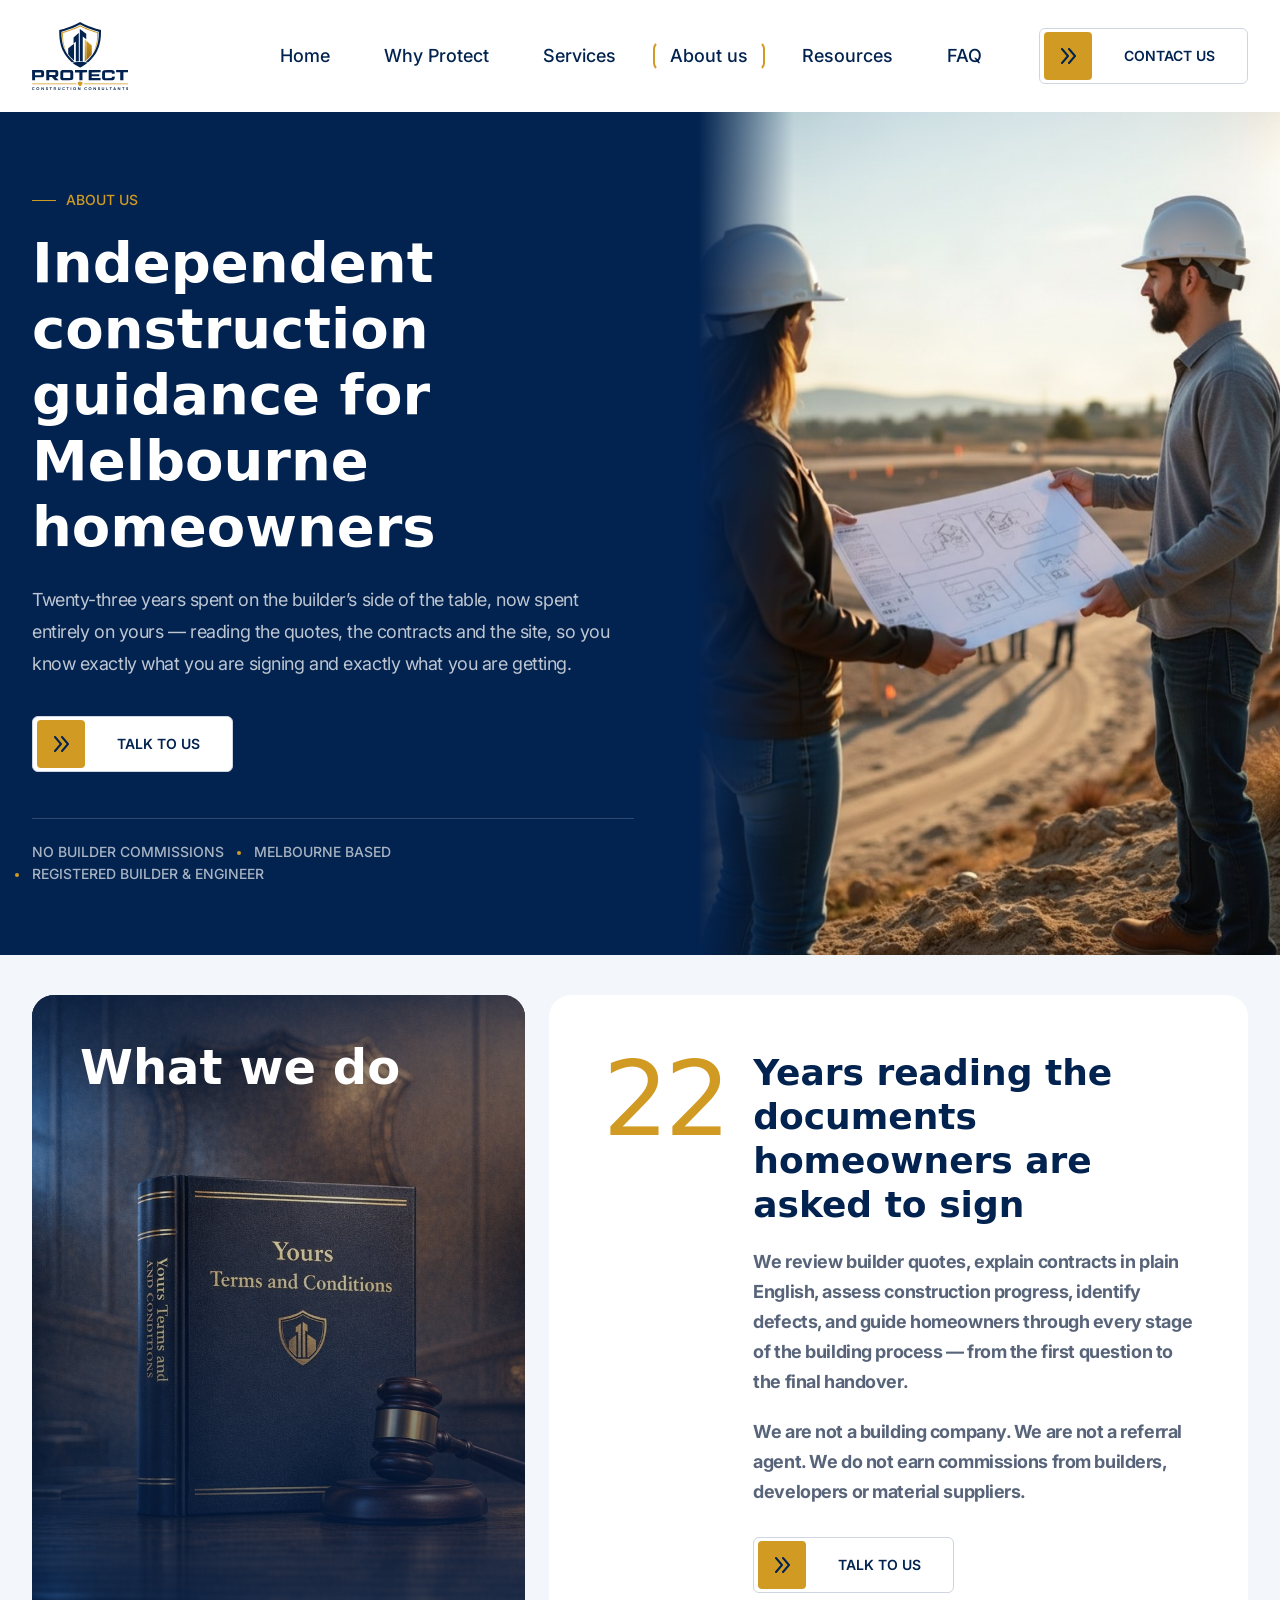
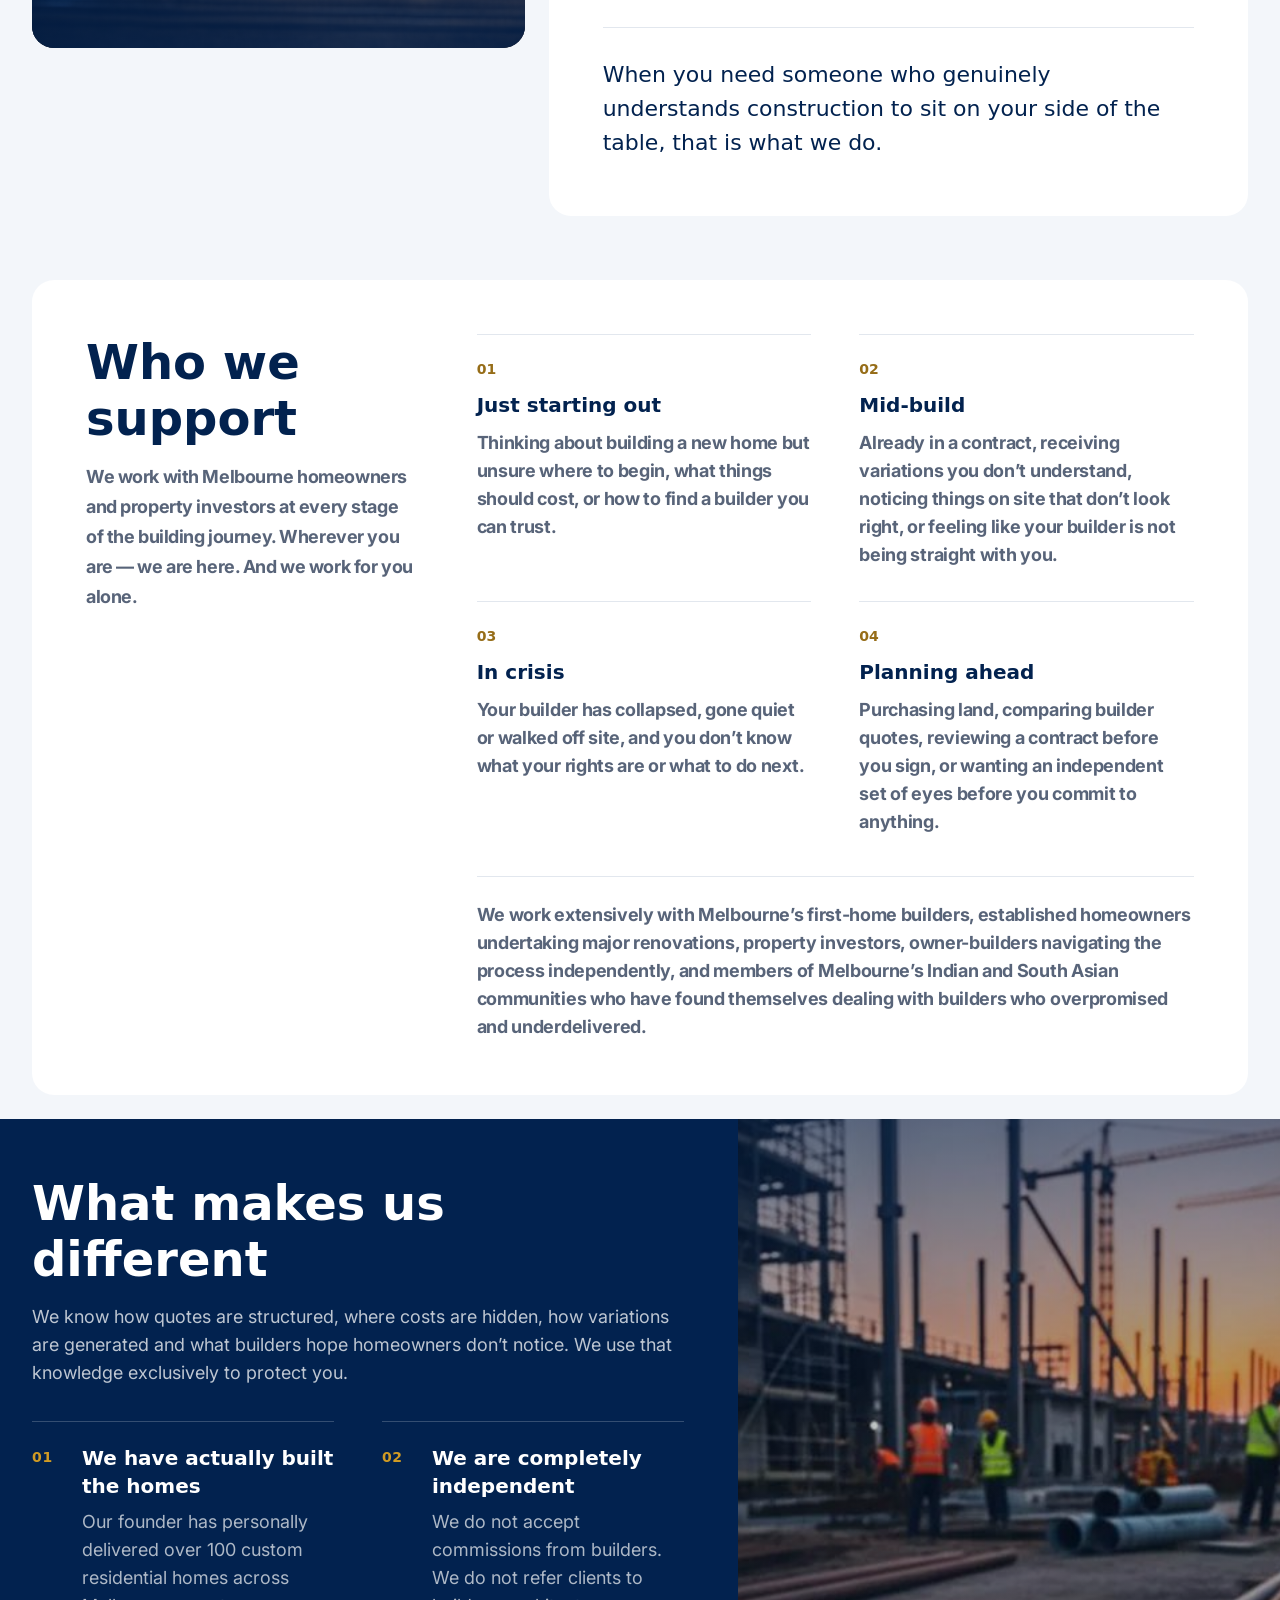
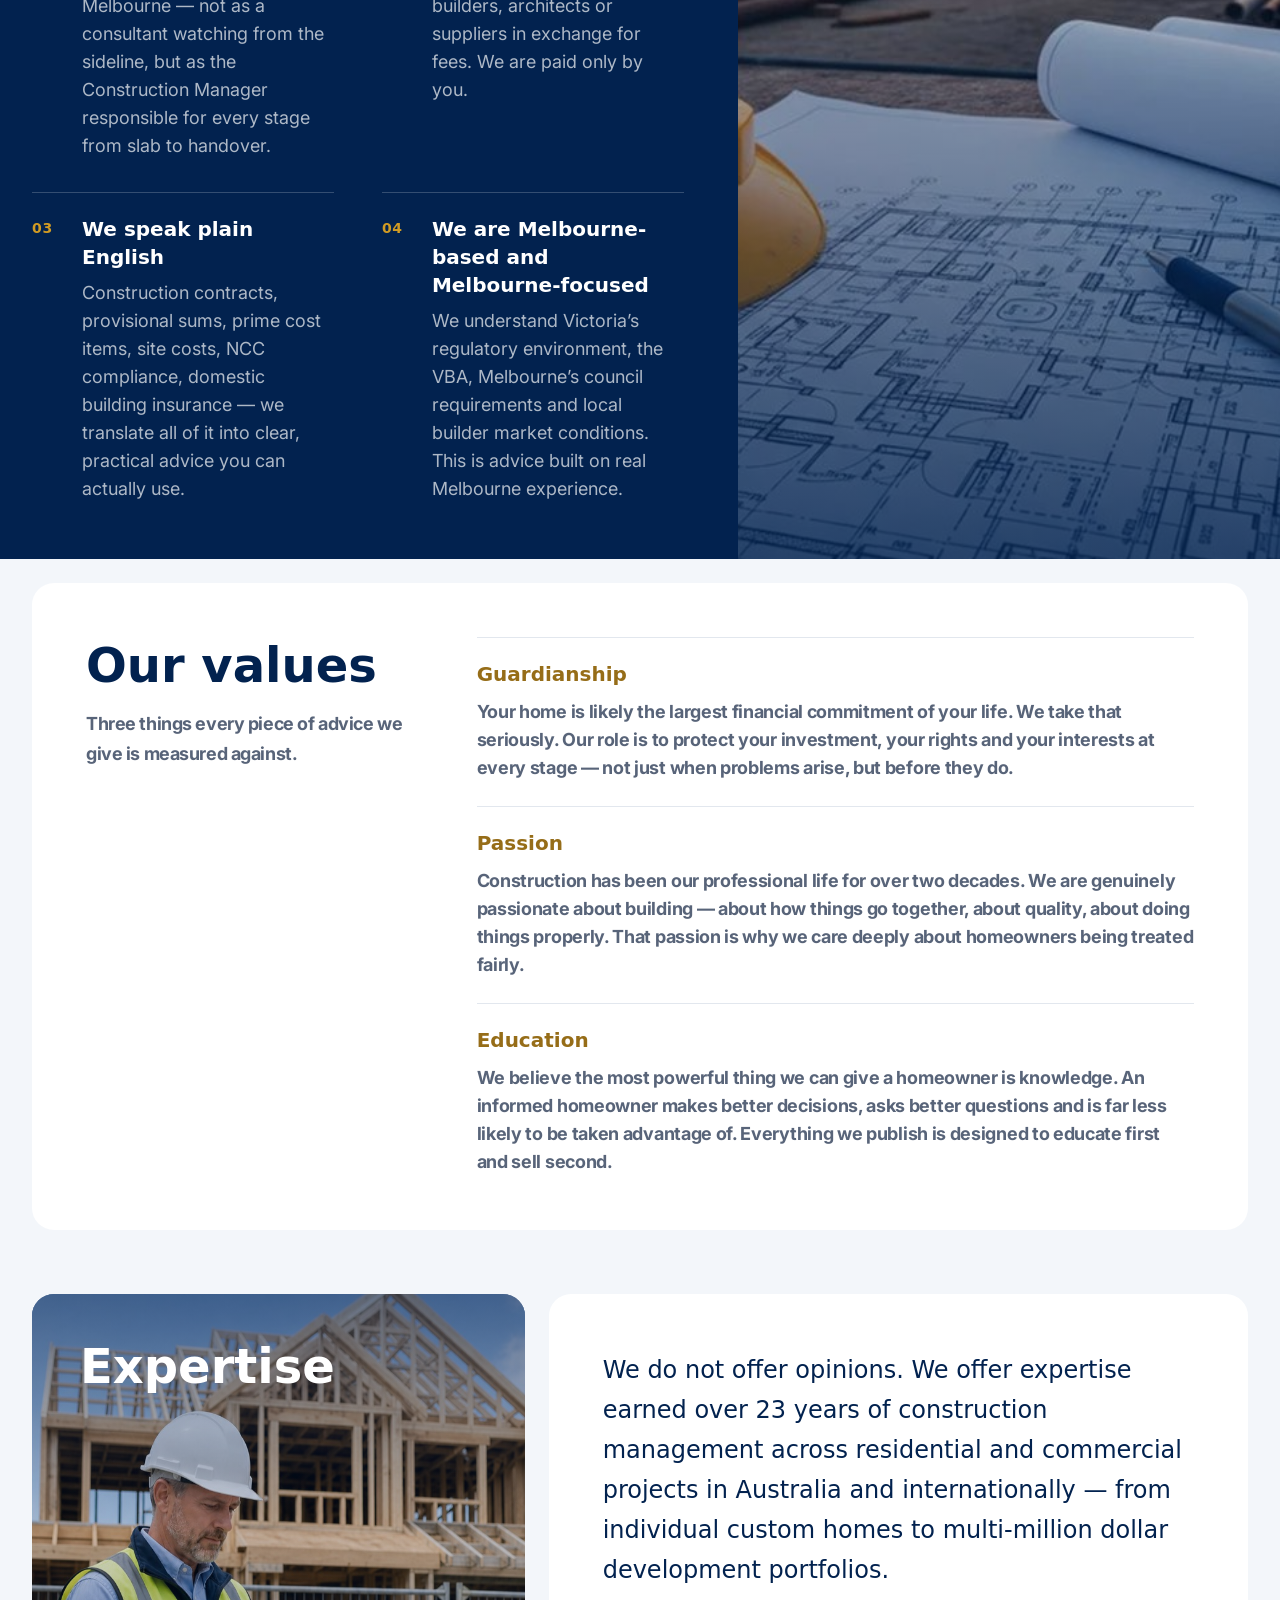
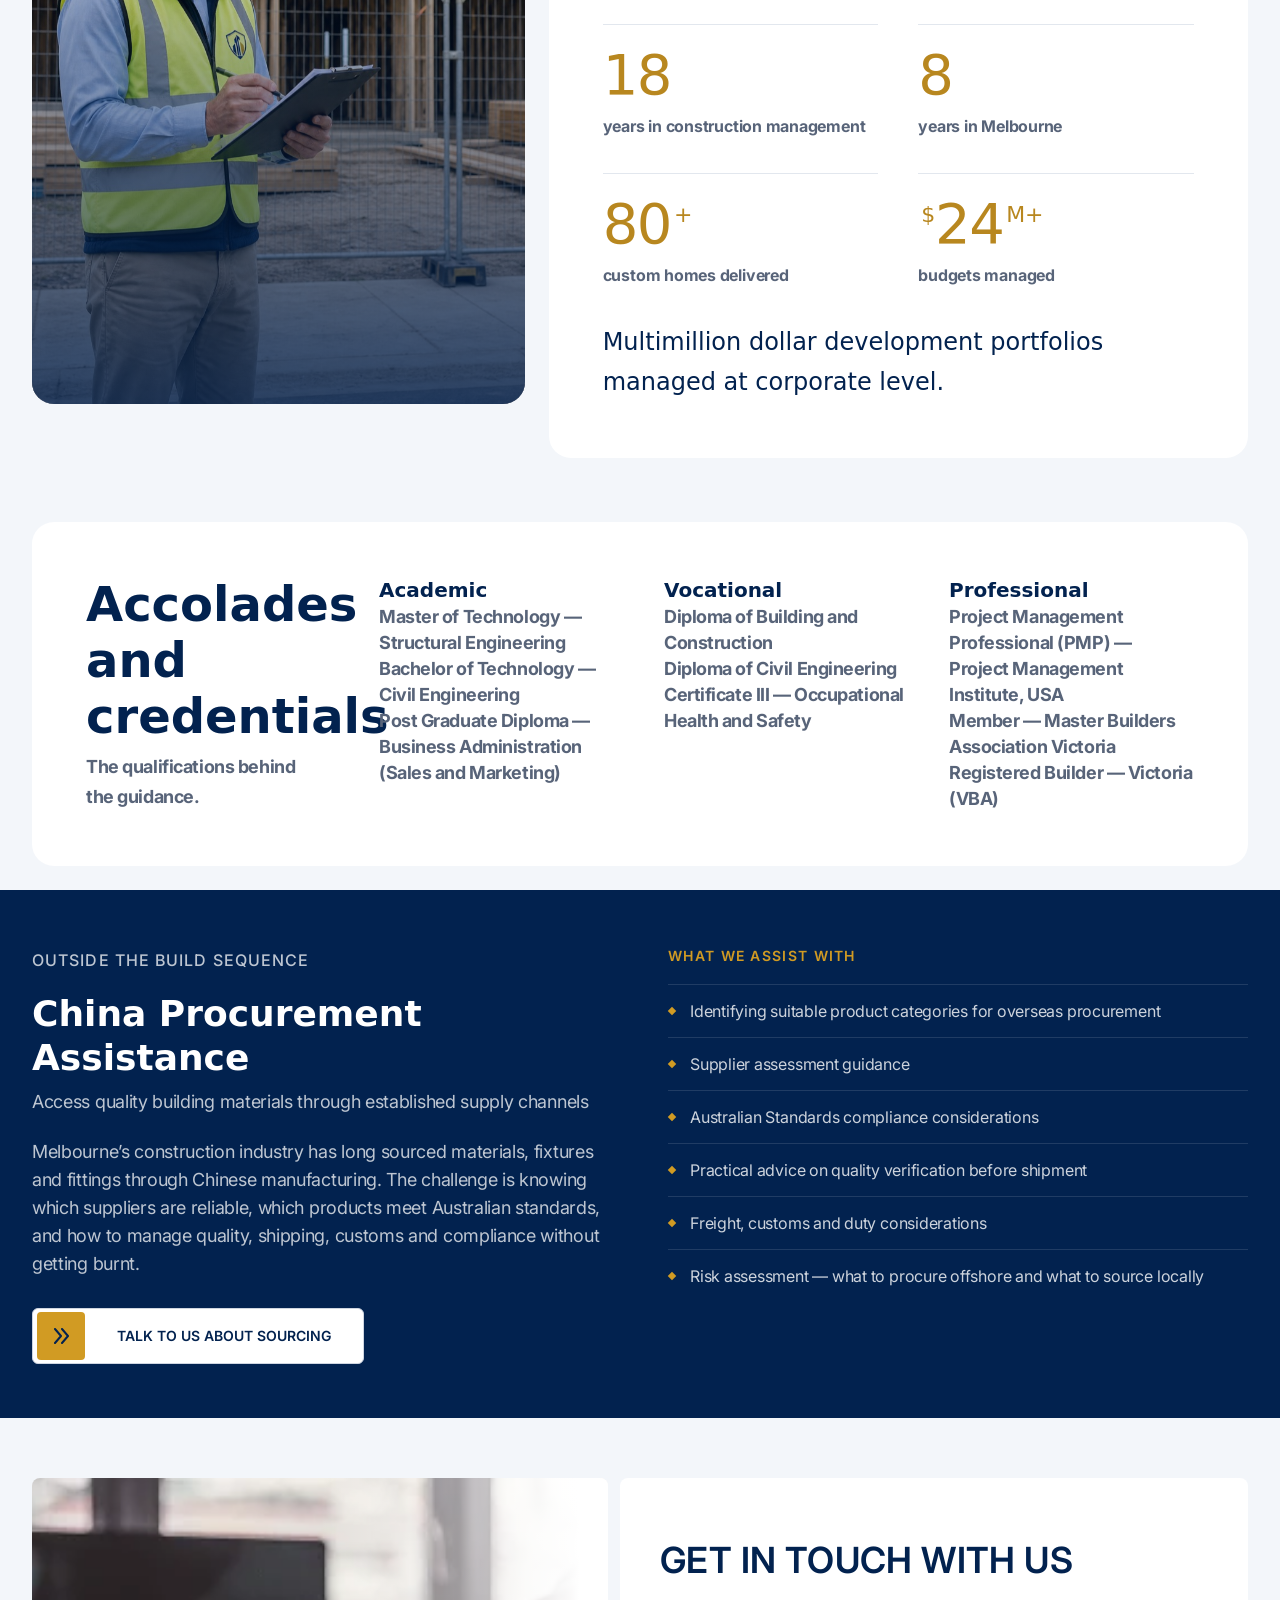
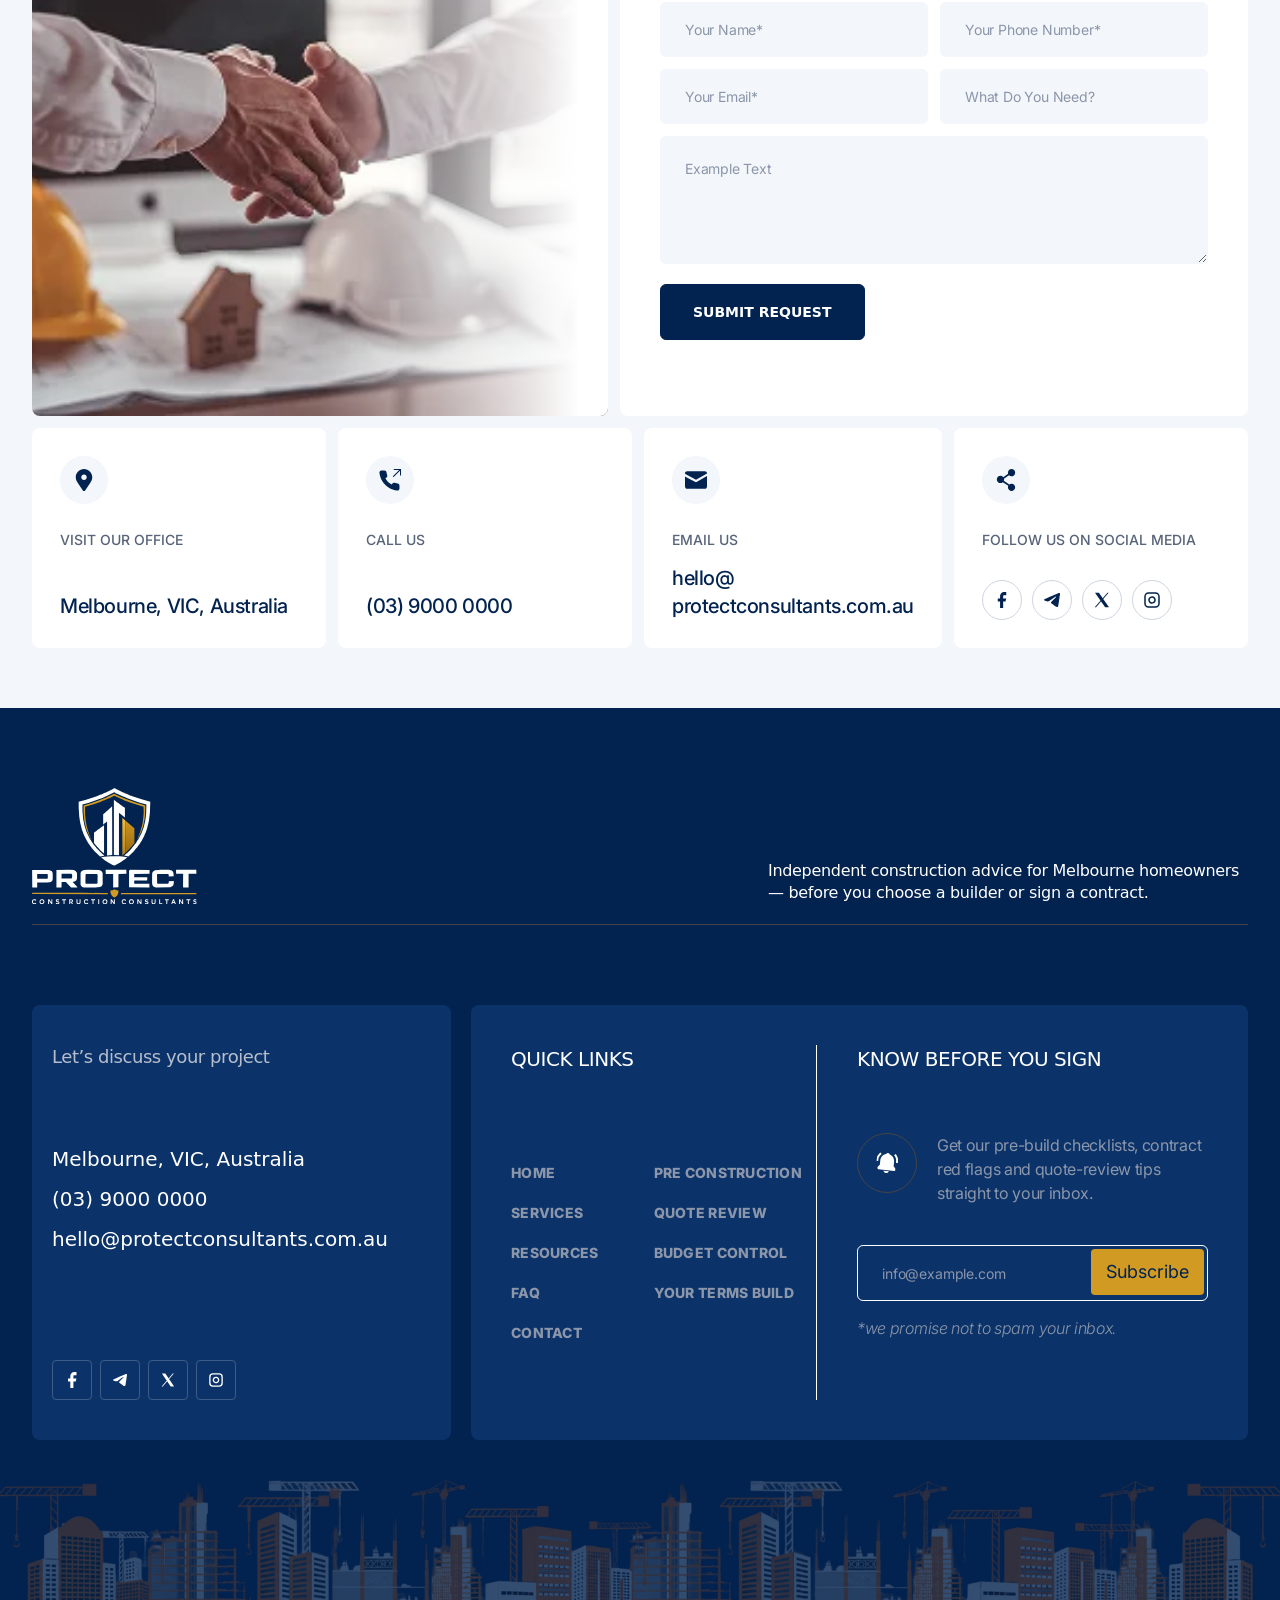
<file: about-us.html>
<!DOCTYPE html>
<html lang="en">
<head>
<meta charset="utf-8">
<meta name="viewport" content="width=device-width, initial-scale=1">
<title>About us — Protect Construction Consultants</title>
<meta name="description" content="Protect Construction Consultants — independent construction guidance for Melbourne homeowners. 23 years on the builder’s side of the table, now entirely on yours.">
<link rel="icon" href="assets/img/favicon.png" sizes="64x64">
<link rel="icon" href="assets/img/logo-protect-mark.svg" type="image/svg+xml">
<link rel="apple-touch-icon" href="assets/img/apple-touch-icon.png">
<link rel="preconnect" href="https://api.fontshare.com">
<link rel="preconnect" href="https://cdn.fontshare.com" crossorigin>
<link rel="preconnect" href="https://fonts.googleapis.com">
<link rel="preconnect" href="https://fonts.gstatic.com" crossorigin>
<link rel="stylesheet" href="https://api.fontshare.com/v2/css?f%5B%5D=general-sans@400,500,600,700&display=swap">
<link rel="stylesheet" href="https://fonts.googleapis.com/css2?family=Inter:ital,opsz,wght@0,14..32,100..900;1,14..32,100..900&display=swap">
<link rel="stylesheet" href="https://cdn.jsdelivr.net/npm/bootstrap@5.3.8/dist/css/bootstrap.min.css">
<link rel="stylesheet" href="https://cdn.jsdelivr.net/npm/aos@2.3.4/dist/aos.css">
<link rel="stylesheet" href="css/globals.css">
<link rel="stylesheet" href="css/layout.css">
<link rel="stylesheet" href="css/about-us.css">
</head>
<body class="page-about-us">
<div class="page-wrapper">

<!-- ===== HEADER (shared) — move "is-current" to this page's link ===== -->
<header class="site-header">
  <div class="site-header__inner">
    <a class="site-header__brand" href="index.html" aria-label="Protect Construction Consultants — home">
      <img class="site-header__logo" src="assets/img/logo-protect-navy.svg" alt="Protect Construction Consultants" width="96" height="68">
    </a>
    <div class="site-header__right">
      <nav class="site-nav" aria-label="Primary">
        <a class="site-nav__link" href="index.html">Home</a>
        <a class="site-nav__link" href="why-protect.html">Why Protect</a>
        <a class="site-nav__link" href="services.html">Services</a>
        <a class="site-nav__link" href="about-us.html">About us</a>
        <a class="site-nav__link" href="resources.html">Resources</a>
        <a class="site-nav__link" href="faq.html">FAQ</a>
      </nav>
      <a class="p-btn" href="#contact">
        <span class="p-btn__icon">
          <img src="assets/img/icon-arrows-navy.svg" alt="" width="16" height="16">
          <img src="assets/img/icon-arrows-navy.svg" alt="" aria-hidden="true" width="16" height="16">
        </span>
        <span class="p-btn__text">Contact us</span>
      </a>
      <button class="site-header__burger" type="button" data-nav-toggle aria-label="Open menu" aria-expanded="false">
        <span></span><span></span><span></span>
      </button>
    </div>
  </div>
</header>

<div class="nav-panel" data-nav-panel>
  <div class="nav-panel__inner">
    <button class="nav-panel__close" type="button" data-nav-close aria-label="Close menu">
      <svg viewBox="0 0 20 20" fill="none" xmlns="http://www.w3.org/2000/svg"><path d="M4 4l12 12M16 4L4 16" stroke="currentColor" stroke-width="2" stroke-linecap="round"/></svg>
    </button>
    <nav class="nav-panel__menu" aria-label="Mobile">
      <a href="index.html">Home</a>
      <a href="why-protect.html">Why Protect</a>
      <a href="services.html">Services</a>
      <a href="about-us.html">About us</a>
      <a href="resources.html">Resources</a>
      <a href="faq.html">FAQ</a>
    </nav>
    <a class="p-btn" href="#contact" data-nav-close>
      <span class="p-btn__icon">
        <img src="assets/img/icon-arrows-navy.svg" alt="" width="16" height="16">
        <img src="assets/img/icon-arrows-navy.svg" alt="" aria-hidden="true" width="16" height="16">
      </span>
      <span class="p-btn__text">Contact us</span>
    </a>
  </div>
</div>
<!-- ===== /HEADER ===== -->

<main class="ab-main">

  <!-- ===== HERO ===== -->
  <section class="ab-hero" aria-labelledby="ab-hero-title">
    <div class="ab-hero__inner">
      <div class="ab-hero__content">
        <p class="ab-eyebrow" data-ab-intro><span class="ab-eyebrow__rule" aria-hidden="true"></span>About us</p>
        <h1 class="ab-hero__title heading_text_2" id="ab-hero-title" data-reveal="lines">Independent construction guidance for Melbourne homeowners</h1>
        <p class="ab-hero__lead" data-reveal="lines">Twenty-three years spent on the builder’s side of the table, now spent entirely on yours — reading the quotes, the contracts and the site, so you know exactly what you are signing and exactly what you are getting.</p>
        <div class="ab-hero__cta" data-ab-intro>
          <a class="p-btn ab-btn" href="#contact">
            <span class="p-btn__icon">
              <img src="assets/img/icon-arrows-navy.svg" alt="" width="16" height="16">
              <img src="assets/img/icon-arrows-navy.svg" alt="" aria-hidden="true" width="16" height="16">
            </span>
            <span class="p-btn__text">Talk to us</span>
          </a>
        </div>
        <ul class="ab-hero__facts" data-ab-intro>
          <li>No builder commissions</li>
          <li>Melbourne based</li>
          <li>Registered builder &amp; engineer</li>
        </ul>
      </div>
      <figure class="ab-hero__figure">
        <img class="ab-hero__img" src="assets/img/about-us-hero.jpg" alt="A homeowner and a construction consultant reviewing plans on a Melbourne building site" width="800" height="1096" fetchpriority="high">
        <span class="ab-hero__fade" aria-hidden="true"></span>
      </figure>
    </div>
  </section>

  <div class="ab-body">

    <!-- ===== WHAT WE DO ===== -->
    <section class="ab-sec ab-sec--40" aria-labelledby="ab-what-title">
      <div class="wrap ab-split">
        <figure class="ab-photo">
          <div class="ab-photo__layer"><img src="assets/img/about-us-what-we-do.jpg" alt="A building contract on a desk" width="800" height="1200" loading="lazy"></div>
          <span class="ab-photo__shade" aria-hidden="true"></span>
          <figcaption class="ab-photo__cap"><h2 class="ab-photo__title heading_text_3" id="ab-what-title" data-reveal="lines">What we do</h2></figcaption>
        </figure>
        <div class="ab-card ab-card--center" data-aos="fade-up">
          <div class="ab-what">
            <p class="ab-what__num"><span data-count="23">23</span></p>
            <div class="ab-what__body">
              <h2 class="ab-what__title heading_text_4">Years reading the documents homeowners are asked to sign</h2>
              <p class="ab-copy ab-what__p1">We review builder quotes, explain contracts in plain English, assess construction progress, identify defects, and guide homeowners through every stage of the building process — from the first question to the final handover.</p>
              <p class="ab-copy ab-what__p2">We are not a building company. We are not a referral agent. We do not earn commissions from builders, developers or material suppliers.</p>
              <a class="p-btn ab-btn ab-what__btn" href="#contact">
                <span class="p-btn__icon">
                  <img src="assets/img/icon-arrows-navy.svg" alt="" width="16" height="16">
                  <img src="assets/img/icon-arrows-navy.svg" alt="" aria-hidden="true" width="16" height="16">
                </span>
                <span class="p-btn__text">Talk to us</span>
              </a>
            </div>
          </div>
          <p class="ab-statement">When you need someone who genuinely understands construction to sit on your side of the table, that is what we do.</p>
        </div>
      </div>
    </section>

    <!-- ===== WHO WE SUPPORT ===== -->
    <section class="ab-sec ab-sec--24" aria-labelledby="ab-who-title">
      <div class="wrap">
        <div class="ab-card ab-who">
          <div class="ab-who__intro">
            <h2 class="heading_text_3 ab-h2" id="ab-who-title" data-reveal="lines">Who we support</h2>
            <p class="ab-copy ab-who__lead" data-reveal="lines">We work with Melbourne homeowners and property investors at every stage of the building journey. Wherever you are — we are here. And we work for you alone.</p>
          </div>
          <div class="ab-who__main">
            <ol class="ab-who__list" data-reveal-group>
              <li class="ab-who__item">
                <span class="ab-who__num text_14">01</span>
                <h3 class="ab-who__title heading_text_6">Just starting out</h3>
                <p class="ab-who__text">Thinking about building a new home but unsure where to begin, what things should cost, or how to find a builder you can trust.</p>
              </li>
              <li class="ab-who__item">
                <span class="ab-who__num text_14">02</span>
                <h3 class="ab-who__title heading_text_6">Mid-build</h3>
                <p class="ab-who__text">Already in a contract, receiving variations you don’t understand, noticing things on site that don’t look right, or feeling like your builder is not being straight with you.</p>
              </li>
              <li class="ab-who__item">
                <span class="ab-who__num text_14">03</span>
                <h3 class="ab-who__title heading_text_6">In crisis</h3>
                <p class="ab-who__text">Your builder has collapsed, gone quiet or walked off site, and you don’t know what your rights are or what to do next.</p>
              </li>
              <li class="ab-who__item">
                <span class="ab-who__num text_14">04</span>
                <h3 class="ab-who__title heading_text_6">Planning ahead</h3>
                <p class="ab-who__text">Purchasing land, comparing builder quotes, reviewing a contract before you sign, or wanting an independent set of eyes before you commit to anything.</p>
              </li>
            </ol>
            <p class="ab-who__note" data-aos="fade-up">We work extensively with Melbourne’s first-home builders, established homeowners undertaking major renovations, property investors, owner-builders navigating the process independently, and members of Melbourne’s Indian and South Asian communities who have found themselves dealing with builders who overpromised and underdelivered.</p>
          </div>
        </div>
      </div>
    </section>

    <!-- ===== WHAT MAKES US DIFFERENT ===== -->
    <section class="ab-sec ab-diff" aria-labelledby="ab-diff-title">
      <div class="ab-diff__inner">
        <div class="ab-diff__content">
          <h2 class="heading_text_3 ab-h2 ab-diff__title" id="ab-diff-title" data-reveal="lines">What makes us different</h2>
          <p class="ab-diff__lead" data-reveal="lines">We know how quotes are structured, where costs are hidden, how variations are generated and what builders hope homeowners don’t notice. We use that knowledge exclusively to protect you.</p>
          <ol class="ab-diff__list" data-reveal-group>
            <li class="ab-diff__item">
              <span class="ab-diff__num">01</span>
              <div>
                <h3 class="ab-diff__h3 heading_text_6">We have actually built the homes</h3>
                <p class="ab-diff__text">Our founder has personally delivered over 100 custom residential homes across Melbourne — not as a consultant watching from the sideline, but as the Construction Manager responsible for every stage from slab to handover.</p>
              </div>
            </li>
            <li class="ab-diff__item">
              <span class="ab-diff__num">02</span>
              <div>
                <h3 class="ab-diff__h3 heading_text_6">We are completely independent</h3>
                <p class="ab-diff__text">We do not accept commissions from builders. We do not refer clients to builders, architects or suppliers in exchange for fees. We are paid only by you.</p>
              </div>
            </li>
            <li class="ab-diff__item">
              <span class="ab-diff__num">03</span>
              <div>
                <h3 class="ab-diff__h3 heading_text_6">We speak plain English</h3>
                <p class="ab-diff__text">Construction contracts, provisional sums, prime cost items, site costs, NCC compliance, domestic building insurance — we translate all of it into clear, practical advice you can actually use.</p>
              </div>
            </li>
            <li class="ab-diff__item">
              <span class="ab-diff__num">04</span>
              <div>
                <h3 class="ab-diff__h3 heading_text_6">We are Melbourne-based and Melbourne-focused</h3>
                <p class="ab-diff__text">We understand Victoria’s regulatory environment, the VBA, Melbourne’s council requirements and local builder market conditions. This is advice built on real Melbourne experience.</p>
              </div>
            </li>
          </ol>
        </div>
        <figure class="ab-diff__figure">
          <div class="ab-photo__layer"><img src="assets/img/about-us-different.jpg" alt="A Melbourne residential site at the end of the working day" width="900" height="900" loading="lazy"></div>
          <span class="ab-photo__shade" aria-hidden="true"></span>
        </figure>
      </div>
    </section>

    <!-- ===== OUR VALUES ===== -->
    <section class="ab-sec ab-sec--24" aria-labelledby="ab-values-title">
      <div class="wrap">
        <div class="ab-card ab-cols">
          <div class="ab-cols__intro">
            <h2 class="heading_text_3 ab-h2" id="ab-values-title" data-reveal="lines">Our values</h2>
            <p class="ab-copy" data-reveal="lines">Three things every piece of advice we give is measured against.</p>
          </div>
          <div class="ab-values" data-reveal-group>
            <article class="ab-value">
              <h3 class="ab-value__title heading_text_6">Guardianship</h3>
              <p class="ab-value__text">Your home is likely the largest financial commitment of your life. We take that seriously. Our role is to protect your investment, your rights and your interests at every stage — not just when problems arise, but before they do.</p>
            </article>
            <article class="ab-value">
              <h3 class="ab-value__title heading_text_6">Passion</h3>
              <p class="ab-value__text">Construction has been our professional life for over two decades. We are genuinely passionate about building — about how things go together, about quality, about doing things properly. That passion is why we care deeply about homeowners being treated fairly.</p>
            </article>
            <article class="ab-value">
              <h3 class="ab-value__title heading_text_6">Education</h3>
              <p class="ab-value__text">We believe the most powerful thing we can give a homeowner is knowledge. An informed homeowner makes better decisions, asks better questions and is far less likely to be taken advantage of. Everything we publish is designed to educate first and sell second.</p>
            </article>
          </div>
        </div>
      </div>
    </section>

    <!-- ===== EXPERTISE ===== -->
    <section class="ab-sec ab-sec--40" aria-labelledby="ab-exp-title">
      <div class="wrap ab-split ab-split--tall">
        <figure class="ab-photo">
          <div class="ab-photo__layer"><img src="assets/img/about-us-expertise.jpg" alt="A partly framed Melbourne home under independent inspection" width="800" height="1422" loading="lazy"></div>
          <span class="ab-photo__shade" aria-hidden="true"></span>
          <figcaption class="ab-photo__cap"><h2 class="ab-photo__title heading_text_3" id="ab-exp-title" data-reveal="lines">Expertise</h2></figcaption>
        </figure>
        <div class="ab-card ab-card--center" data-aos="fade-up">
          <p class="ab-exp__lead heading_text_5">We do not offer opinions. We offer expertise earned over 23 years of construction management across residential and commercial projects in Australia and internationally — from individual custom homes to multi-million dollar development portfolios.</p>
          <dl class="ab-stats">
            <div class="ab-stat">
              <dt class="ab-stat__num"><span data-count="23">23</span></dt>
              <dd class="ab-stat__label">years in construction management</dd>
            </div>
            <div class="ab-stat">
              <dt class="ab-stat__num"><span data-count="10">10</span></dt>
              <dd class="ab-stat__label">years in Melbourne</dd>
            </div>
            <div class="ab-stat">
              <dt class="ab-stat__num"><span data-count="100">100</span><sup class="ab-stat__suf">+</sup></dt>
              <dd class="ab-stat__label">custom homes delivered</dd>
            </div>
            <div class="ab-stat">
              <dt class="ab-stat__num"><sup class="ab-stat__pre">$</sup><span data-count="30">30</span><sup class="ab-stat__suf">M+</sup></dt>
              <dd class="ab-stat__label">budgets managed</dd>
            </div>
          </dl>
          <p class="ab-exp__lead ab-exp__statement heading_text_5">Multimillion dollar development portfolios managed at corporate level.</p>
        </div>
      </div>
    </section>

    <!-- ===== ACCOLADES ===== -->
    <section class="ab-sec ab-sec--24" aria-labelledby="ab-acc-title">
      <div class="wrap">
        <div class="ab-card ab-cols ab-acc">
          <div class="ab-cols__intro">
            <h2 class="heading_text_3 ab-h2" id="ab-acc-title" data-reveal="lines">Accolades and credentials</h2>
            <p class="ab-copy" data-reveal="lines">The qualifications behind the guidance.</p>
          </div>
          <div class="ab-acc__grid" data-reveal-group>
            <div class="ab-acc__col">
              <h3 class="ab-acc__title heading_text_6">Academic</h3>
              <ul class="ab-acc__list">
                <li>Master of Technology — Structural Engineering</li>
                <li>Bachelor of Technology — Civil Engineering</li>
                <li>Post Graduate Diploma — Business Administration (Sales and Marketing)</li>
              </ul>
            </div>
            <div class="ab-acc__col">
              <h3 class="ab-acc__title heading_text_6">Vocational</h3>
              <ul class="ab-acc__list">
                <li>Diploma of Building and Construction</li>
                <li>Diploma of Civil Engineering</li>
                <li>Certificate III — Occupational Health and Safety</li>
              </ul>
            </div>
            <div class="ab-acc__col">
              <h3 class="ab-acc__title heading_text_6">Professional</h3>
              <ul class="ab-acc__list">
                <li>Project Management Professional (PMP) — Project Management Institute, USA</li>
                <li>Member — Master Builders Association Victoria</li>
                <li>Registered Builder — Victoria (VBA)</li>
              </ul>
            </div>
          </div>
        </div>
      </div>
    </section>

  </div>

  <!-- ===== CHINA PROCUREMENT ===== -->
  <section class="ab-china" aria-labelledby="ab-china-title">
    <div class="ab-china__inner">
      <div class="ab-china__main">
        <p class="ab-china__eyebrow" data-aos="fade-up">Outside the build sequence</p>
        <h2 class="ab-china__title heading_text_4" id="ab-china-title" data-reveal="lines">China Procurement Assistance</h2>
        <p class="ab-china__sub" data-reveal="lines">Access quality building materials through established supply channels</p>
        <p class="ab-china__text" data-reveal="lines">Melbourne’s construction industry has long sourced materials, fixtures and fittings through Chinese manufacturing. The challenge is knowing which suppliers are reliable, which products meet Australian standards, and how to manage quality, shipping, customs and compliance without getting burnt.</p>
        <div class="ab-china__cta" data-aos="fade-up">
          <a class="p-btn ab-btn" href="#contact">
            <span class="p-btn__icon">
              <img src="assets/img/icon-arrows-navy.svg" alt="" width="16" height="16">
              <img src="assets/img/icon-arrows-navy.svg" alt="" aria-hidden="true" width="16" height="16">
            </span>
            <span class="p-btn__text">Talk to us about sourcing</span>
          </a>
        </div>
      </div>
      <div class="ab-china__side">
        <p class="ab-china__label">What we assist with</p>
        <ul class="ab-china__list" data-reveal-group>
          <li>Identifying suitable product categories for overseas procurement</li>
          <li>Supplier assessment guidance</li>
          <li>Australian Standards compliance considerations</li>
          <li>Practical advice on quality verification before shipment</li>
          <li>Freight, customs and duty considerations</li>
          <li>Risk assessment — what to procure offshore and what to source locally</li>
        </ul>
      </div>
    </div>
  </section>

</main>

<!-- ===== CONTACT (shared) ===== -->
<section class="s-contact" id="contact">
  <div class="s-contact__inner">
    <div class="s-contact__top">
      <div class="s-contact__media" aria-hidden="true"></div>
      <div class="s-contact__card">
        <h2 class="s-contact__title" data-reveal="lines">Get in touch with us</h2>
        <form class="s-contact__form" action="#" method="post">
          <div class="s-contact__grid">
            <input class="field" type="text" name="name" placeholder="Your Name*" aria-label="Your name" required>
            <input class="field" type="tel" name="phone" placeholder="Your Phone Number*" aria-label="Your phone number" required>
            <input class="field" type="email" name="email" placeholder="Your Email*" aria-label="Your email" required>
            <input class="field" type="text" name="need" placeholder="What Do You Need?" aria-label="What do you need?">
          </div>
          <textarea class="field" name="message" placeholder="Example Text" aria-label="Message"></textarea>
          <button class="btn-solid" type="submit">Submit Request</button>
        </form>
        <div class="form-done" role="status">Thank you! We will get back to you within one business day.</div>
      </div>
    </div>
    <ul class="s-contact__list">
      <li>
        <a class="contact-card" href="https://maps.google.com/?q=Melbourne,VIC,Australia" target="_blank" rel="noopener">
          <span class="contact-card__icon"><img src="assets/img/icon-contact-office.svg" alt=""></span>
          <span class="contact-card__label">Visit our office</span>
          <span class="contact-card__value">Melbourne, VIC, Australia</span>
        </a>
      </li>
      <li>
        <a class="contact-card" href="tel:+61390000000">
          <span class="contact-card__icon"><img src="assets/img/icon-contact-call.svg" alt=""></span>
          <span class="contact-card__label">Call us</span>
          <span class="contact-card__value">(03) 9000 0000</span>
        </a>
      </li>
      <li>
        <a class="contact-card" href="mailto:hello@protectconsultants.com.au">
          <span class="contact-card__icon"><img src="assets/img/icon-contact-email.svg" alt=""></span>
          <span class="contact-card__label">Email us</span>
          <span class="contact-card__value">hello@<wbr>protectconsultants.com.au</span>
        </a>
      </li>
      <li>
        <div class="contact-card">
          <span class="contact-card__icon"><img src="assets/img/icon-contact-social.svg" alt=""></span>
          <span class="contact-card__label">Follow Us on social media</span>
          <div class="contact-card__social">
            <a href="#" aria-label="Facebook"><img src="assets/img/icon-facebook-navy.svg" alt=""></a>
            <a href="#" aria-label="Telegram"><img src="assets/img/icon-telegram-navy.svg" alt=""></a>
            <a href="#" aria-label="X"><img src="assets/img/icon-x-navy.svg" alt=""></a>
            <a href="#" aria-label="Instagram"><img src="assets/img/icon-instagram-navy.svg" alt=""></a>
          </div>
        </div>
      </li>
    </ul>
  </div>
</section>
<!-- ===== /CONTACT ===== -->

<!-- ===== FOOTER (shared) ===== -->
<footer class="site-footer">
  <div class="site-footer__inner">
    <div class="site-footer__top">
      <a href="index.html" aria-label="Protect Construction Consultants — home">
        <img class="site-footer__logo" src="assets/img/logo-protect-white.svg" alt="Protect Construction Consultants" width="187" height="132">
      </a>
      <p class="site-footer__tagline">Independent construction advice for Melbourne homeowners — before you choose a builder or sign a contract.</p>
    </div>

    <div class="site-footer__cols">
      <div class="site-footer__card site-footer__contact">
        <p class="site-footer__eyebrow">Let’s discuss your project</p>
        <div class="site-footer__contact-links">
          <a href="https://maps.google.com/?q=Melbourne,VIC,Australia" target="_blank" rel="noopener">Melbourne, VIC, Australia</a>
          <a href="tel:+61390000000">(03) 9000 0000</a>
          <a href="mailto:hello@protectconsultants.com.au">hello@protectconsultants.com.au</a>
        </div>
        <div class="site-footer__social">
          <a href="#" aria-label="Facebook"><img src="assets/img/icon-facebook.svg" alt=""></a>
          <a href="#" aria-label="Telegram"><img src="assets/img/icon-telegram.svg" alt=""></a>
          <a href="#" aria-label="X"><img src="assets/img/icon-x.svg" alt=""></a>
          <a href="#" aria-label="Instagram"><img src="assets/img/icon-instagram.svg" alt=""></a>
        </div>
      </div>

      <div class="site-footer__card site-footer__links">
        <div class="site-footer__quick">
          <h2 class="site-footer__heading">Quick Links</h2>
          <div class="site-footer__lists">
            <ul>
              <li><a href="index.html">Home</a></li>
              <li><a href="services.html">Services</a></li>
              <li><a href="resources.html">Resources</a></li>
              <li><a href="faq.html">FAQ</a></li>
              <li><a href="#contact">Contact</a></li>
            </ul>
            <ul>
              <li><a href="services.html#pre-construction">Pre Construction</a></li>
              <li><a href="services.html#quote-review">Quote Review</a></li>
              <li><a href="services.html#budget-control">Budget Control</a></li>
              <li><a href="services.html#your-terms-build">Your Terms Build</a></li>
            </ul>
          </div>
        </div>
        <span class="site-footer__divider" aria-hidden="true"></span>
        <div class="site-footer__news">
          <h2 class="site-footer__heading">Know before you sign</h2>
          <div class="site-footer__news-row">
            <span class="site-footer__ring"><img src="assets/img/icon-ring.svg" alt=""></span>
            <p class="site-footer__news-text">Get our pre-build checklists, contract red flags and quote-review tips straight to your inbox.</p>
          </div>
          <form class="site-footer__form" action="#" method="post">
            <input type="email" name="email" placeholder="info@example.com" aria-label="Your email" required>
            <button type="submit">Subscribe</button>
          </form>
          <div class="form-done" role="status">Thanks — you are on the list.</div>
          <p class="site-footer__note">*we promise not to spam your inbox.</p>
        </div>
      </div>
    </div>
  </div>
  <div class="site-footer__skyline" aria-hidden="true"></div>
</footer>
<!-- ===== /FOOTER ===== -->

</div>

<script src="https://code.jquery.com/jquery-3.7.1.min.js"></script>
<script src="https://cdn.jsdelivr.net/npm/bootstrap@5.3.8/dist/js/bootstrap.bundle.min.js"></script>
<script src="https://cdn.jsdelivr.net/npm/gsap@3.15.0/dist/gsap.min.js"></script>
<script src="https://cdn.jsdelivr.net/npm/aos@2.3.4/dist/aos.js"></script>
<script src="js/main.js"></script>
<script src="js/about-us.js"></script>
</body>
</html>
</file>
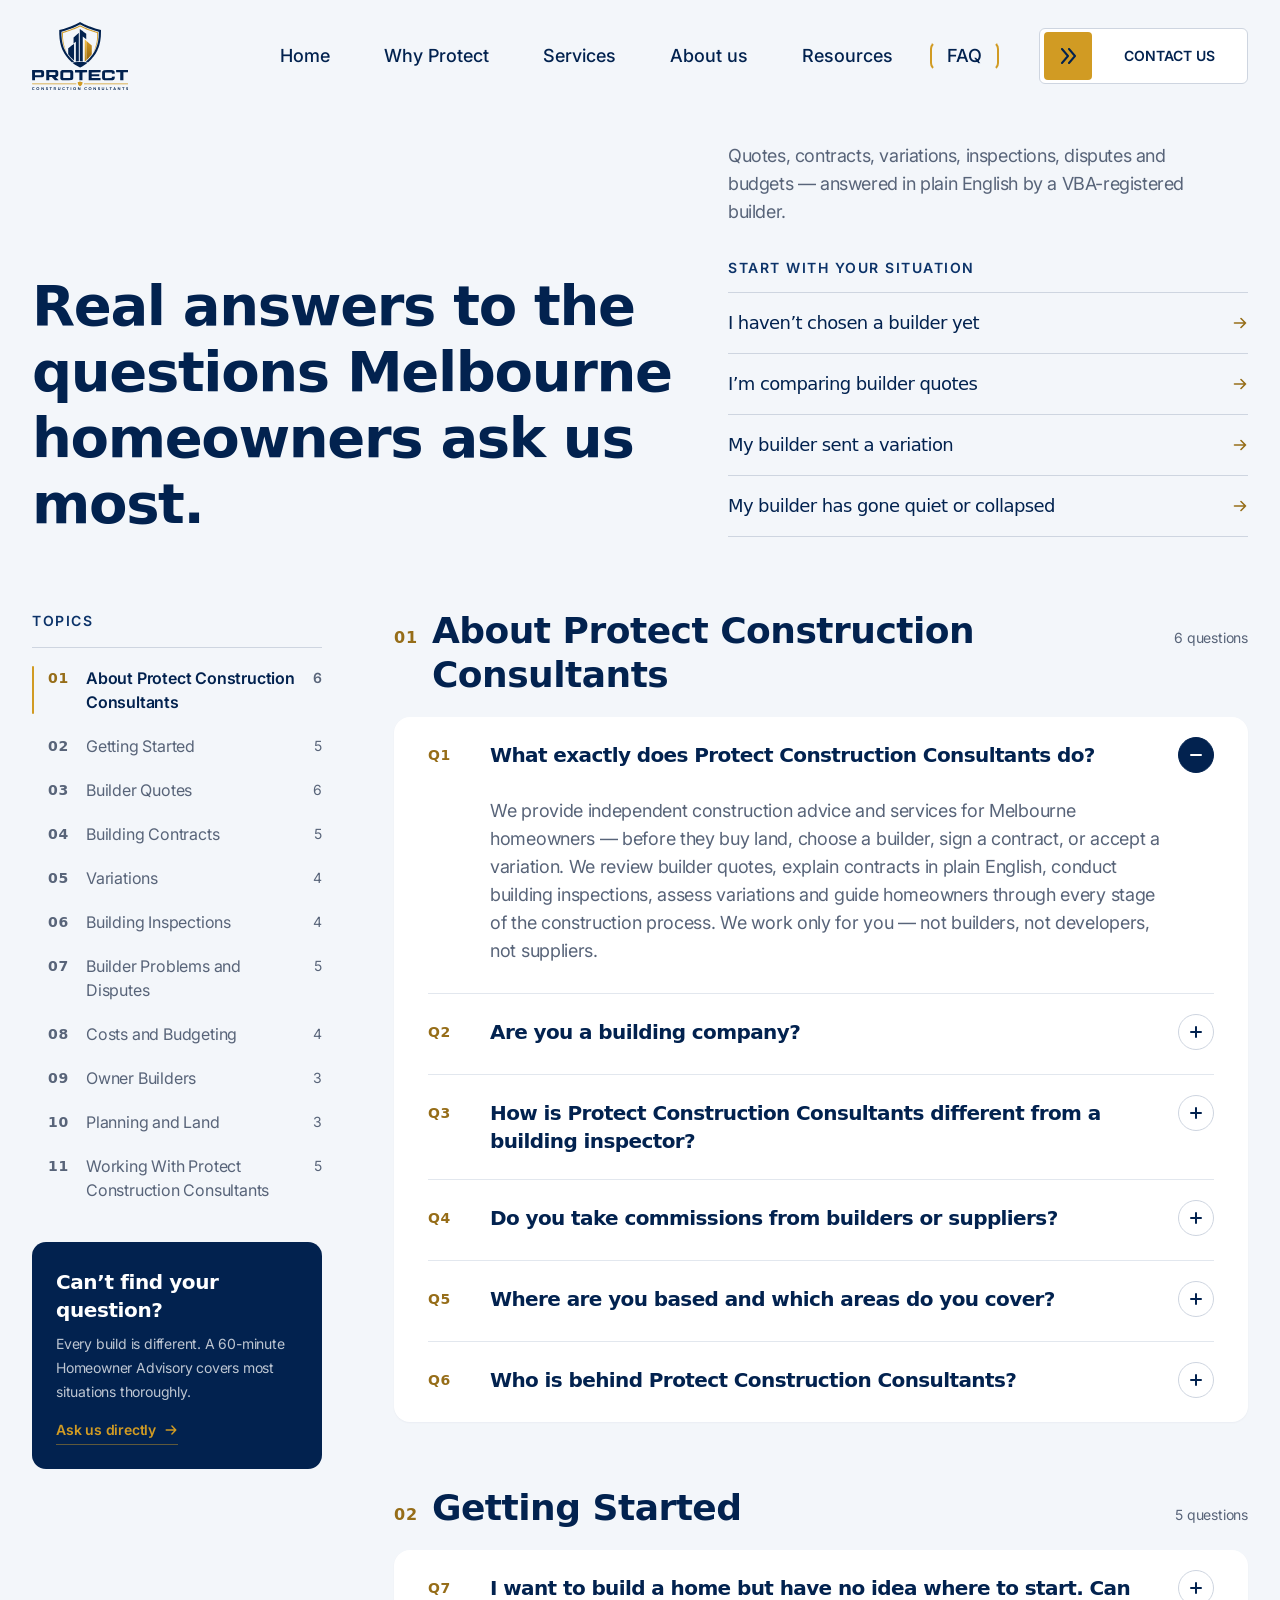
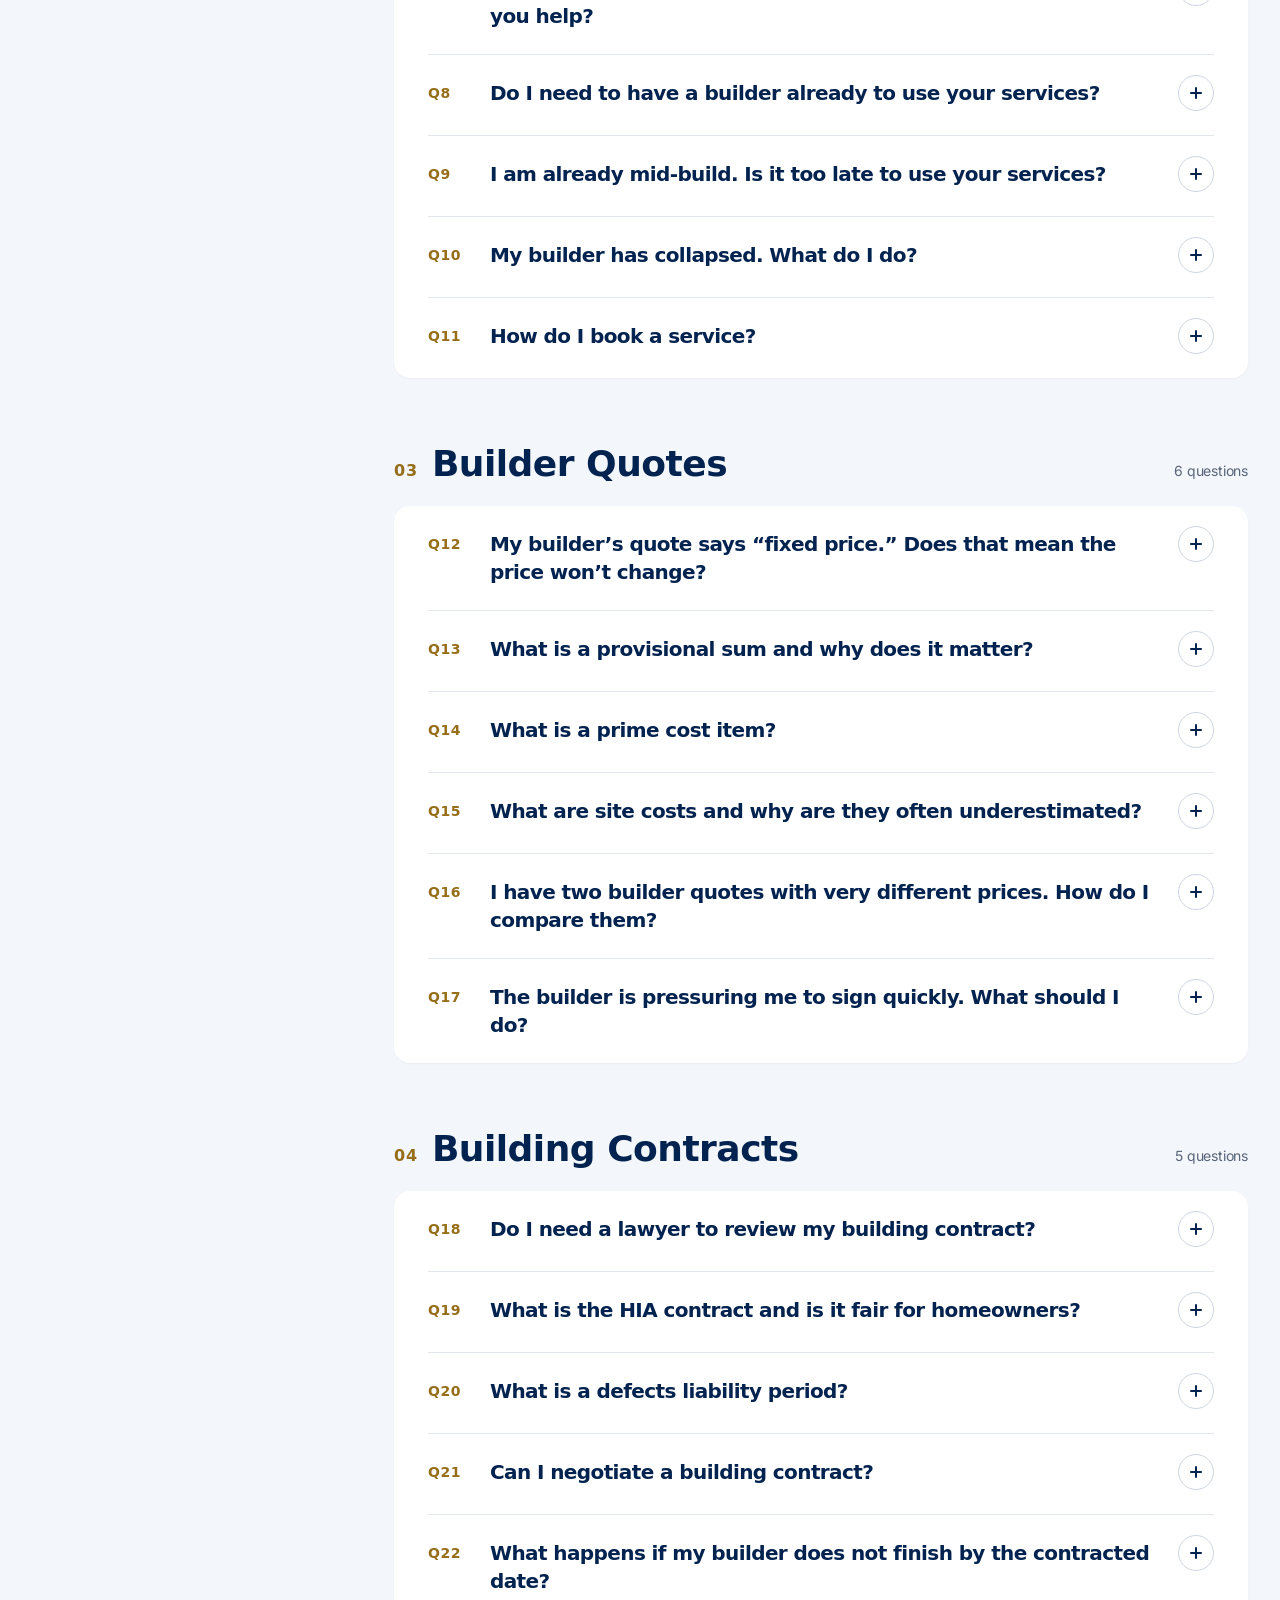
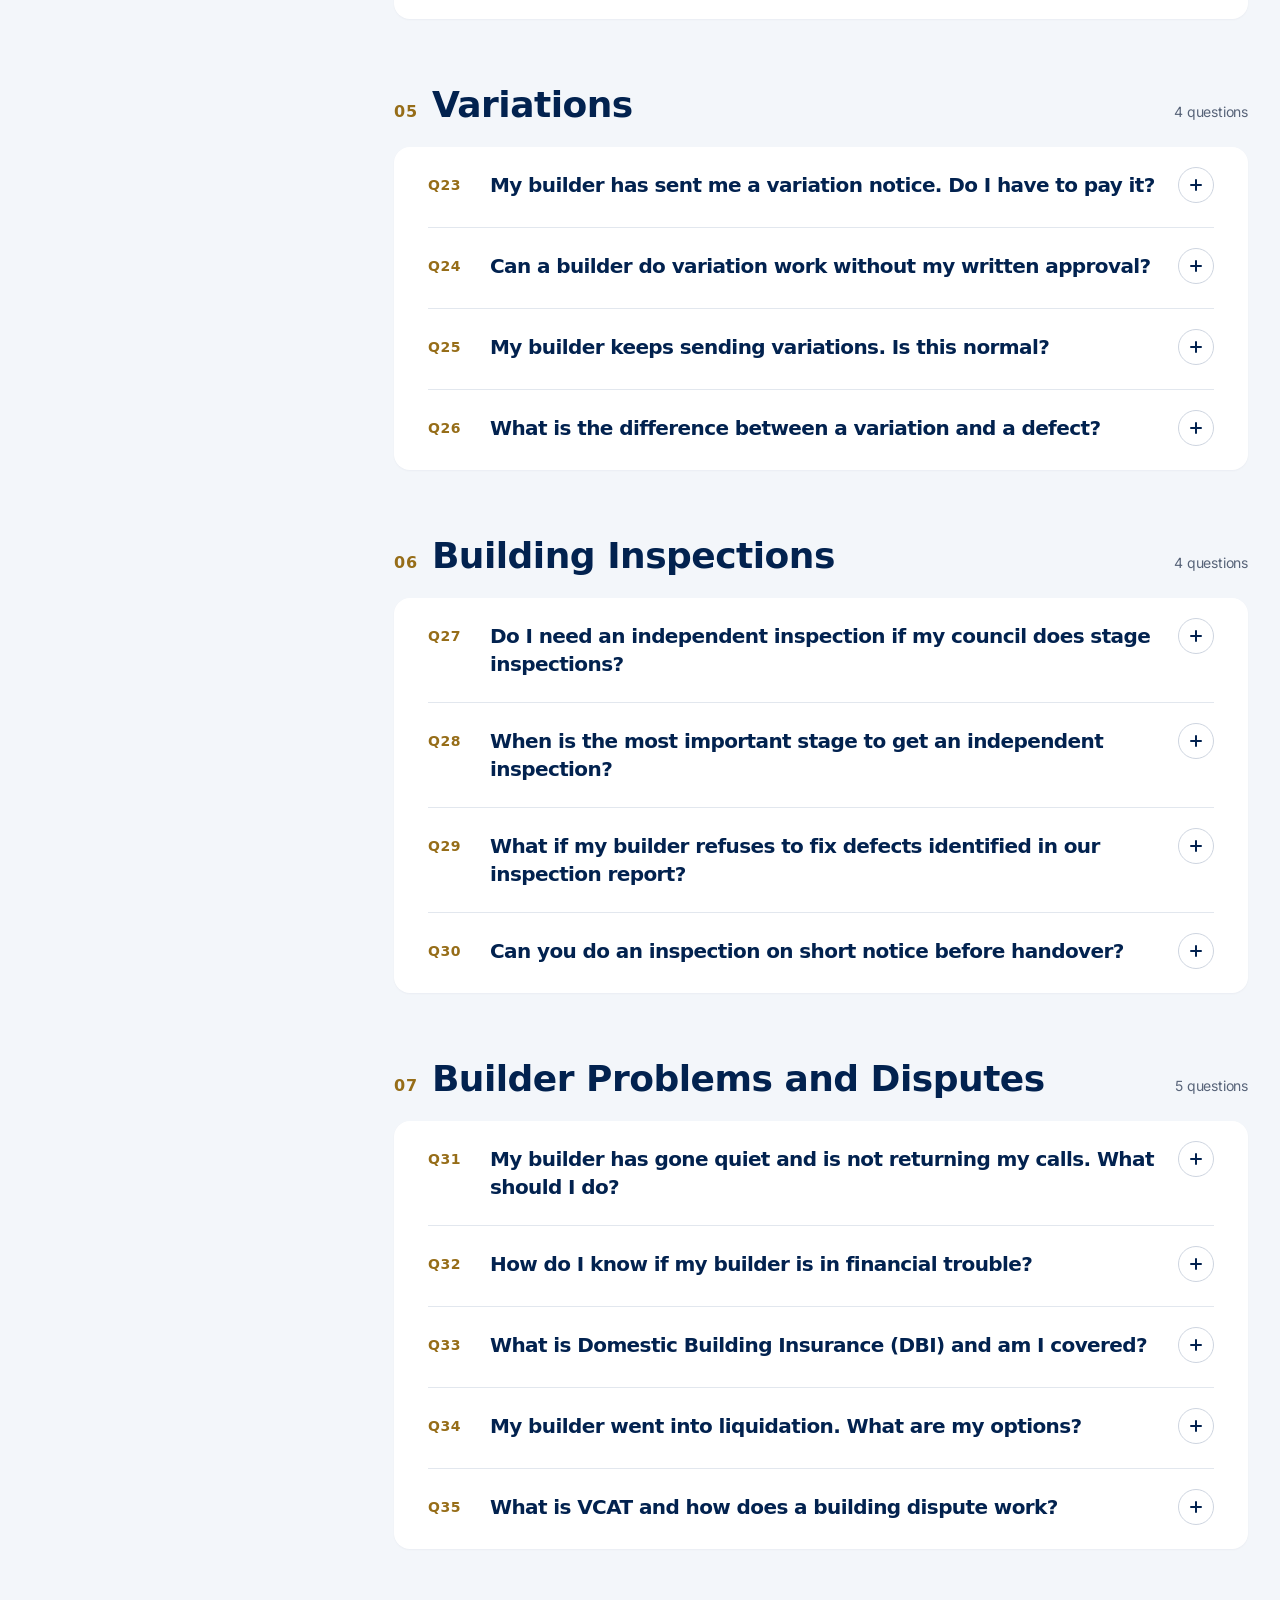
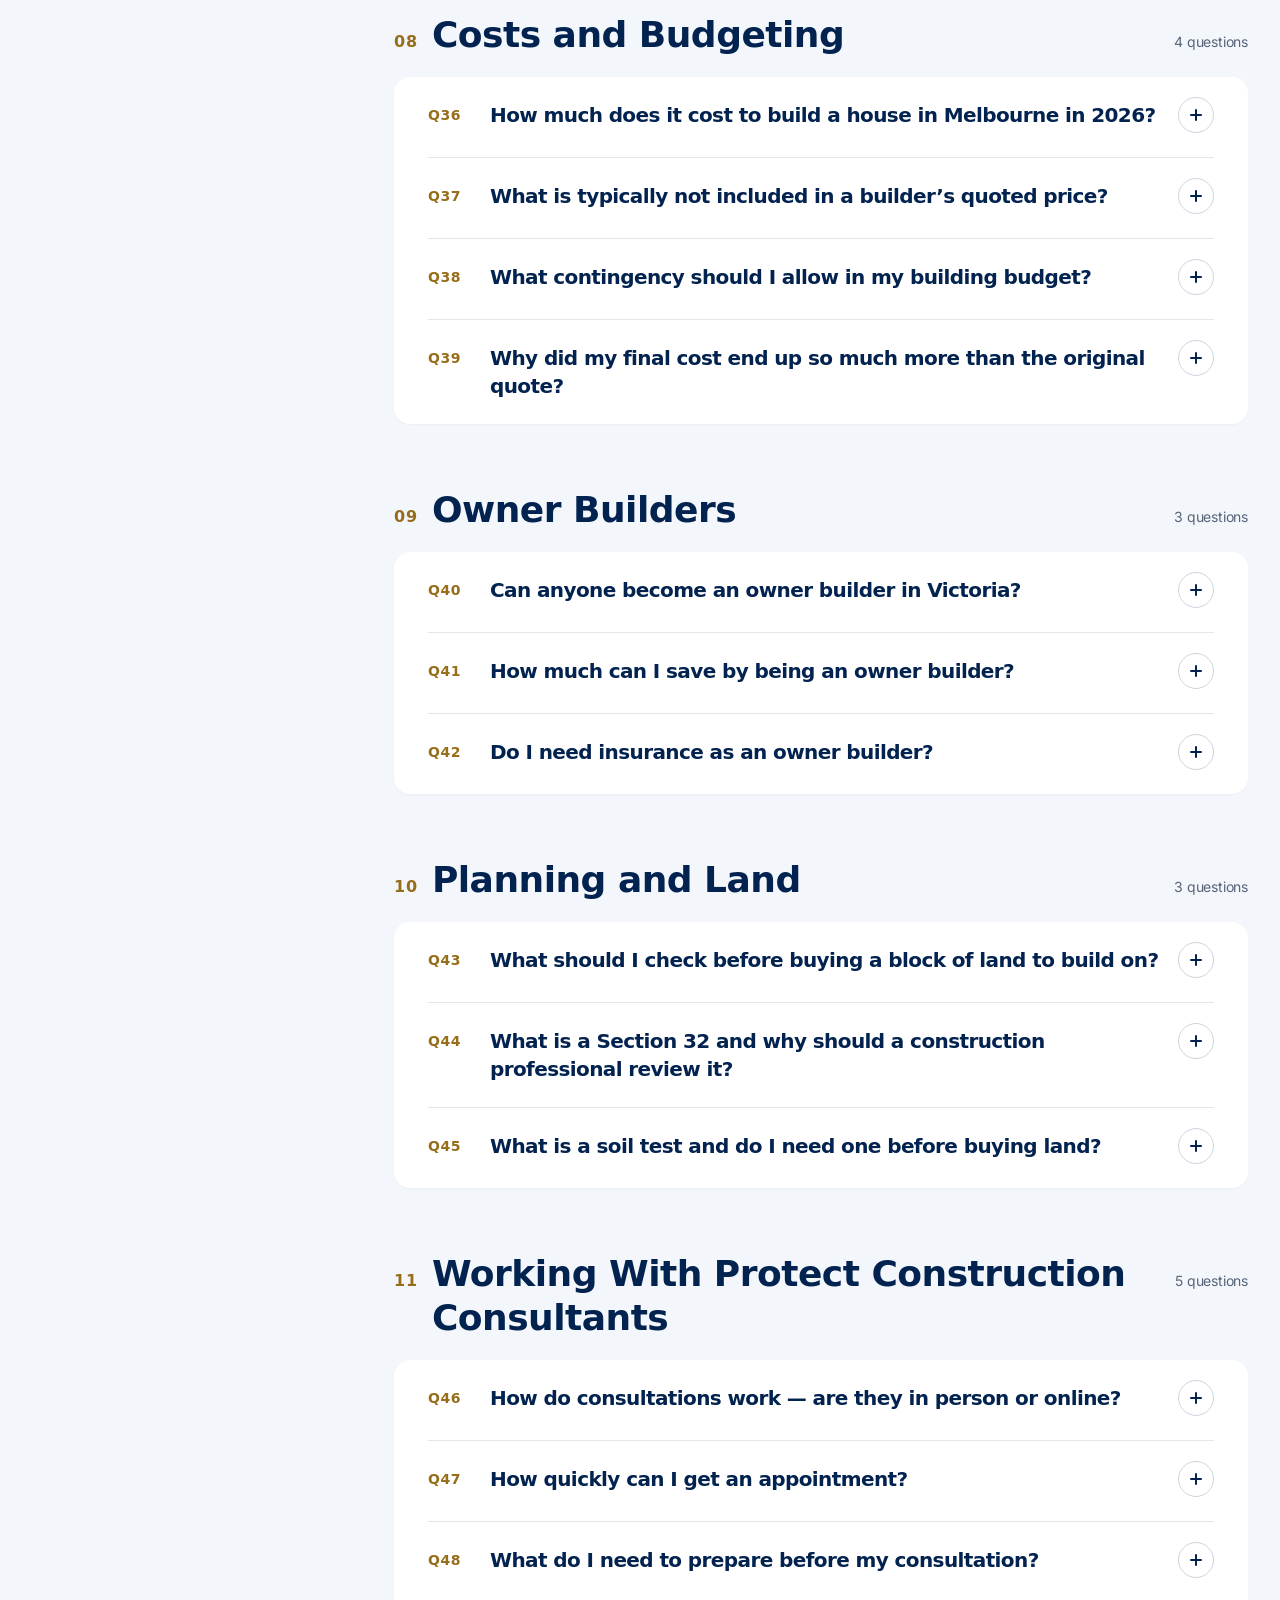
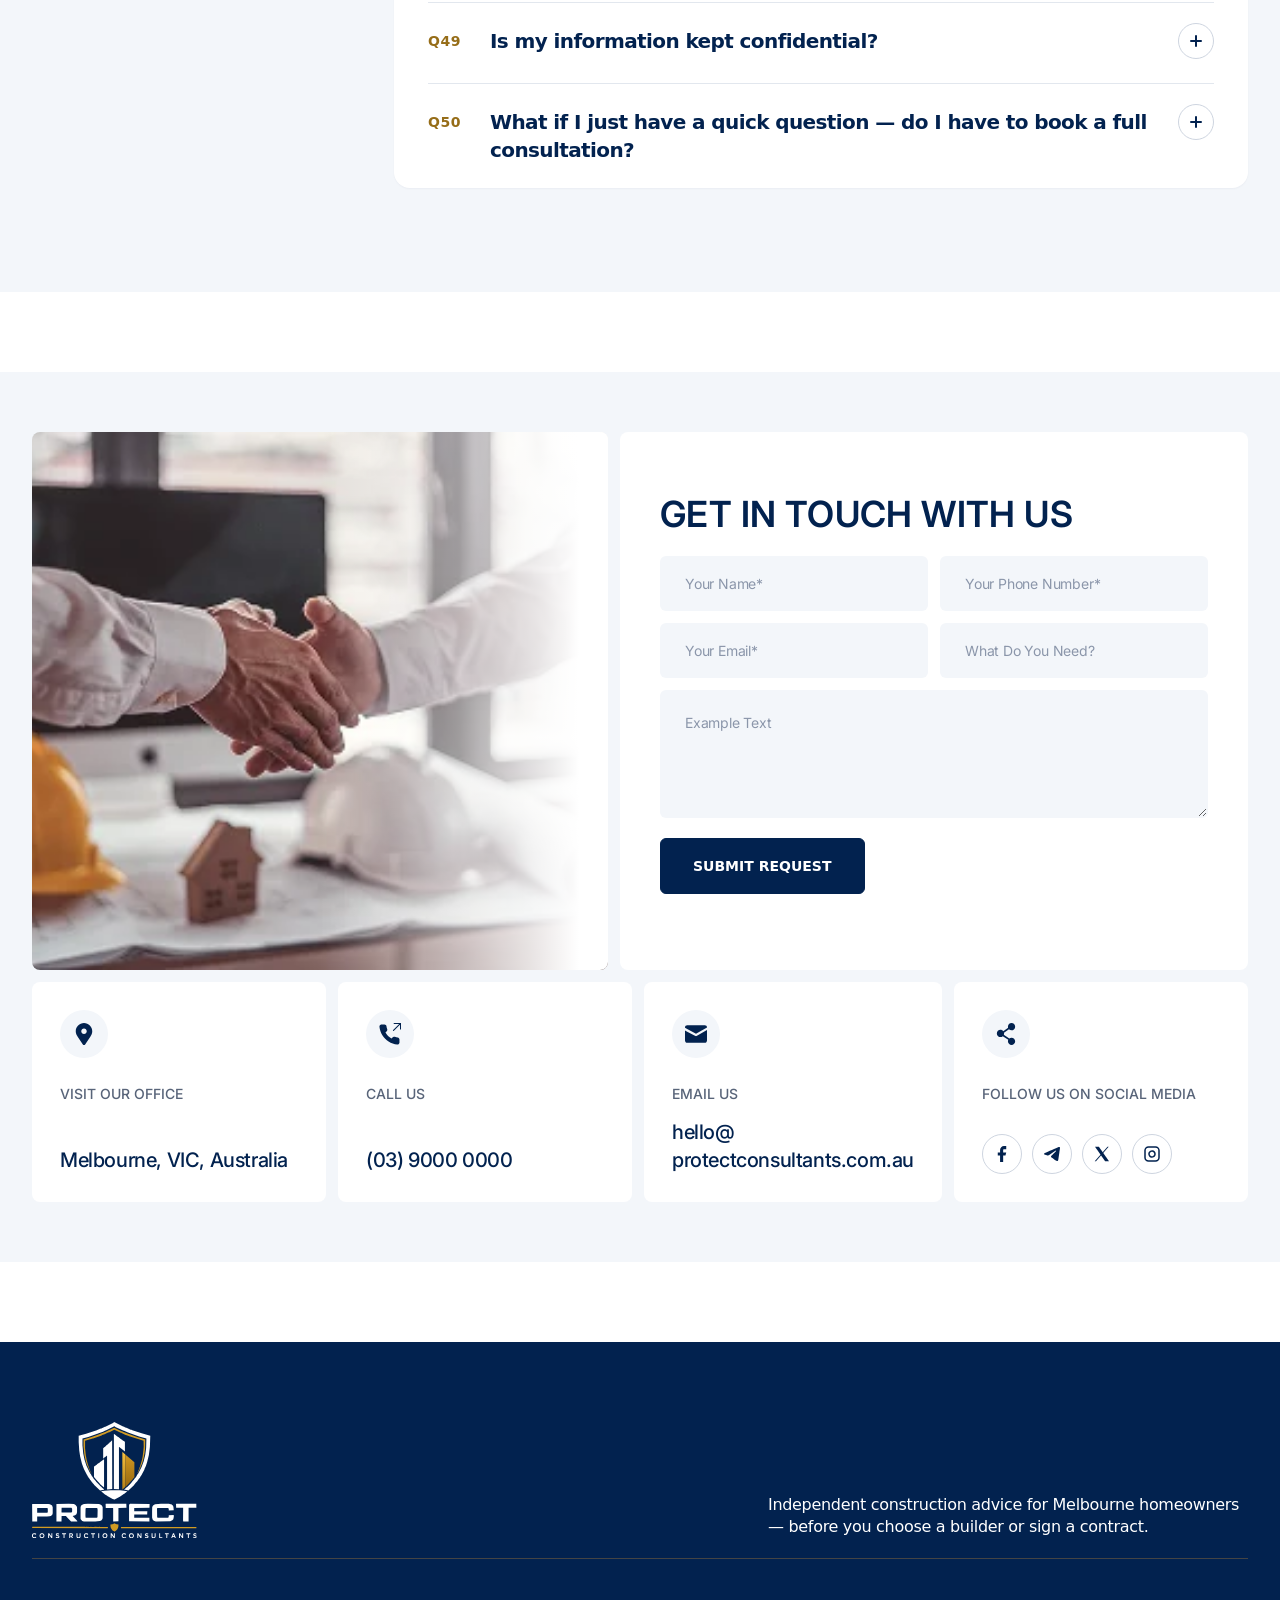
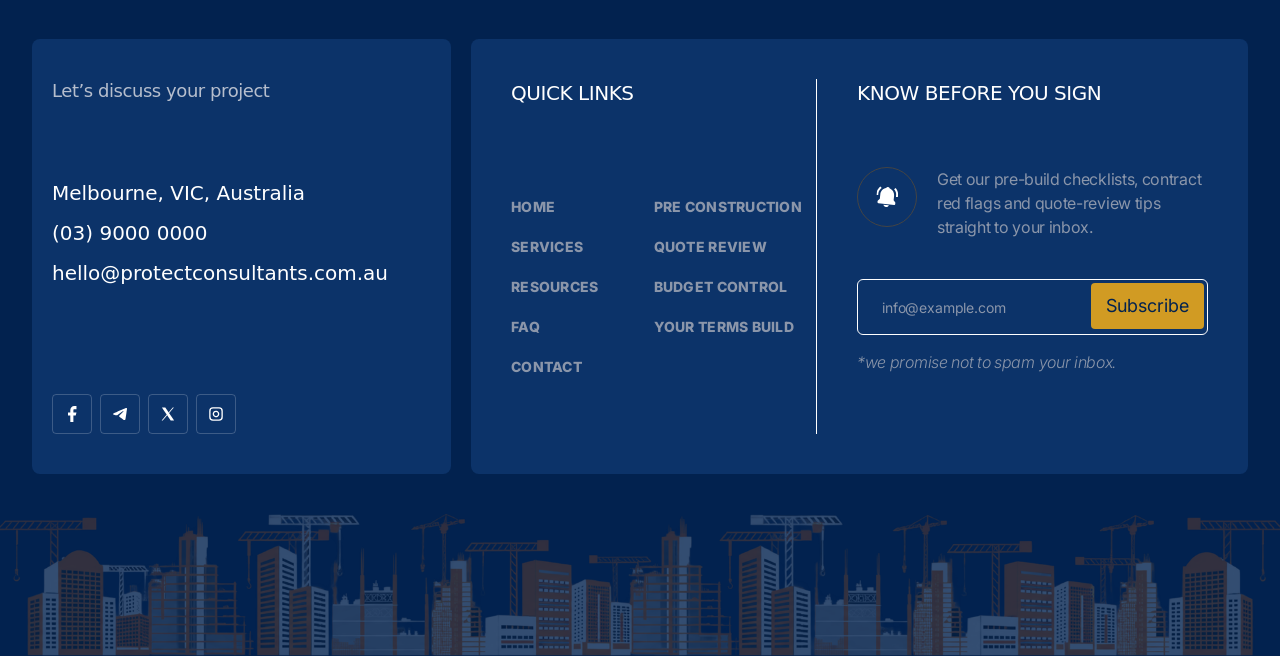
<file: faq.html>
<!DOCTYPE html>
<html lang="en">
<head>
<meta charset="utf-8">
<meta name="viewport" content="width=device-width, initial-scale=1">
<title>FAQ — Protect Construction Consultants</title>
<meta name="description" content="Real answers to the questions Melbourne homeowners ask about builder quotes, building contracts, variations, inspections, disputes and budgets.">
<link rel="icon" href="assets/img/favicon.png" sizes="64x64">
<link rel="icon" href="assets/img/logo-protect-mark.svg" type="image/svg+xml">
<link rel="apple-touch-icon" href="assets/img/apple-touch-icon.png">
<link rel="preconnect" href="https://api.fontshare.com">
<link rel="preconnect" href="https://cdn.fontshare.com" crossorigin>
<link rel="preconnect" href="https://fonts.googleapis.com">
<link rel="preconnect" href="https://fonts.gstatic.com" crossorigin>
<link rel="stylesheet" href="https://api.fontshare.com/v2/css?f%5B%5D=general-sans@400,500,600,700&display=swap">
<link rel="stylesheet" href="https://fonts.googleapis.com/css2?family=Inter:ital,opsz,wght@0,14..32,100..900;1,14..32,100..900&display=swap">
<link rel="stylesheet" href="https://cdn.jsdelivr.net/npm/bootstrap@5.3.8/dist/css/bootstrap.min.css">
<link rel="stylesheet" href="https://cdn.jsdelivr.net/npm/aos@2.3.4/dist/aos.css">
<link rel="stylesheet" href="css/globals.css">
<link rel="stylesheet" href="css/layout.css">
<link rel="stylesheet" href="css/faq.css">
</head>
<body class="page-faq">
<div class="page-wrapper">

<!-- ===== HEADER (shared) — move "is-current" to this page's link ===== -->
<header class="site-header">
  <div class="site-header__inner">
    <a class="site-header__brand" href="index.html" aria-label="Protect Construction Consultants — home">
      <img class="site-header__logo" src="assets/img/logo-protect-navy.svg" alt="Protect Construction Consultants" width="96" height="68">
    </a>
    <div class="site-header__right">
      <nav class="site-nav" aria-label="Primary">
        <a class="site-nav__link" href="index.html">Home</a>
        <a class="site-nav__link" href="why-protect.html">Why Protect</a>
        <a class="site-nav__link" href="services.html">Services</a>
        <a class="site-nav__link" href="about-us.html">About us</a>
        <a class="site-nav__link" href="resources.html">Resources</a>
        <a class="site-nav__link" href="faq.html">FAQ</a>
      </nav>
      <a class="p-btn" href="#contact">
        <span class="p-btn__icon">
          <img src="assets/img/icon-arrows-navy.svg" alt="" width="16" height="16">
          <img src="assets/img/icon-arrows-navy.svg" alt="" aria-hidden="true" width="16" height="16">
        </span>
        <span class="p-btn__text">Contact us</span>
      </a>
      <button class="site-header__burger" type="button" data-nav-toggle aria-label="Open menu" aria-expanded="false">
        <span></span><span></span><span></span>
      </button>
    </div>
  </div>
</header>

<div class="nav-panel" data-nav-panel>
  <div class="nav-panel__inner">
    <button class="nav-panel__close" type="button" data-nav-close aria-label="Close menu">
      <svg viewBox="0 0 20 20" fill="none" xmlns="http://www.w3.org/2000/svg"><path d="M4 4l12 12M16 4L4 16" stroke="currentColor" stroke-width="2" stroke-linecap="round"/></svg>
    </button>
    <nav class="nav-panel__menu" aria-label="Mobile">
      <a href="index.html">Home</a>
      <a href="why-protect.html">Why Protect</a>
      <a href="services.html">Services</a>
      <a href="about-us.html">About us</a>
      <a href="resources.html">Resources</a>
      <a href="faq.html">FAQ</a>
    </nav>
    <a class="p-btn" href="#contact" data-nav-close>
      <span class="p-btn__icon">
        <img src="assets/img/icon-arrows-navy.svg" alt="" width="16" height="16">
        <img src="assets/img/icon-arrows-navy.svg" alt="" aria-hidden="true" width="16" height="16">
      </span>
      <span class="p-btn__text">Contact us</span>
    </a>
  </div>
</div>
<!-- ===== /HEADER ===== -->

<main>
  <!-- ===== HERO (Figma 3:2629) ===== -->
  <section class="fq-hero" aria-labelledby="fq-title">
    <div class="wrap fq-hero__inner">
      <h1 class="fq-hero__title" id="fq-title" data-reveal="lines">Real answers to the questions Melbourne homeowners ask us most.</h1>
      <div class="fq-hero__aside">
        <p class="fq-hero__lead" data-reveal="lines">Quotes, contracts, variations, inspections, disputes and budgets — answered in plain English by a VBA-registered builder.</p>
        <p class="fq-eyebrow fq-hero__eyebrow">Start with your situation</p>
        <ul class="fq-paths" data-reveal-group>
          <li><a class="fq-paths__link" href="#getting-started" data-topic-link><span>I haven’t chosen a builder yet</span><svg class="fq-arrow" viewBox="0 0 16 16" fill="none" aria-hidden="true"><path d="M2.5 8h11M9 3.5 13.5 8 9 12.5" stroke="currentColor" stroke-width="1.6" stroke-linecap="round" stroke-linejoin="round"/></svg></a></li>
          <li><a class="fq-paths__link" href="#builder-quotes" data-topic-link><span>I’m comparing builder quotes</span><svg class="fq-arrow" viewBox="0 0 16 16" fill="none" aria-hidden="true"><path d="M2.5 8h11M9 3.5 13.5 8 9 12.5" stroke="currentColor" stroke-width="1.6" stroke-linecap="round" stroke-linejoin="round"/></svg></a></li>
          <li><a class="fq-paths__link" href="#variations" data-topic-link><span>My builder sent a variation</span><svg class="fq-arrow" viewBox="0 0 16 16" fill="none" aria-hidden="true"><path d="M2.5 8h11M9 3.5 13.5 8 9 12.5" stroke="currentColor" stroke-width="1.6" stroke-linecap="round" stroke-linejoin="round"/></svg></a></li>
          <li><a class="fq-paths__link" href="#builder-problems" data-topic-link><span>My builder has gone quiet or collapsed</span><svg class="fq-arrow" viewBox="0 0 16 16" fill="none" aria-hidden="true"><path d="M2.5 8h11M9 3.5 13.5 8 9 12.5" stroke="currentColor" stroke-width="1.6" stroke-linecap="round" stroke-linejoin="round"/></svg></a></li>
        </ul>
      </div>
    </div>
  </section>

  <!-- ===== QUESTIONS AND ANSWERS (Figma 3:2675) ===== -->
  <section class="fq-qa" aria-label="Questions and answers">
    <div class="wrap fq-qa__inner">
      <aside class="fq-side">
        <p class="fq-eyebrow fq-side__label" id="fq-topics-label">Topics</p>
        <nav class="fq-nav" aria-labelledby="fq-topics-label" data-topic-nav>
          <a class="fq-nav__link is-current" href="#about" aria-current="true">
            <span class="fq-nav__num">01</span>
            <span class="fq-nav__name">About Protect Construction Consultants</span>
            <span class="fq-nav__count">6</span>
          </a>
          <a class="fq-nav__link" href="#getting-started">
            <span class="fq-nav__num">02</span>
            <span class="fq-nav__name">Getting Started</span>
            <span class="fq-nav__count">5</span>
          </a>
          <a class="fq-nav__link" href="#builder-quotes">
            <span class="fq-nav__num">03</span>
            <span class="fq-nav__name">Builder Quotes</span>
            <span class="fq-nav__count">6</span>
          </a>
          <a class="fq-nav__link" href="#building-contracts">
            <span class="fq-nav__num">04</span>
            <span class="fq-nav__name">Building Contracts</span>
            <span class="fq-nav__count">5</span>
          </a>
          <a class="fq-nav__link" href="#variations">
            <span class="fq-nav__num">05</span>
            <span class="fq-nav__name">Variations</span>
            <span class="fq-nav__count">4</span>
          </a>
          <a class="fq-nav__link" href="#building-inspections">
            <span class="fq-nav__num">06</span>
            <span class="fq-nav__name">Building Inspections</span>
            <span class="fq-nav__count">4</span>
          </a>
          <a class="fq-nav__link" href="#builder-problems">
            <span class="fq-nav__num">07</span>
            <span class="fq-nav__name">Builder Problems and Disputes</span>
            <span class="fq-nav__count">5</span>
          </a>
          <a class="fq-nav__link" href="#costs-budgeting">
            <span class="fq-nav__num">08</span>
            <span class="fq-nav__name">Costs and Budgeting</span>
            <span class="fq-nav__count">4</span>
          </a>
          <a class="fq-nav__link" href="#owner-builders">
            <span class="fq-nav__num">09</span>
            <span class="fq-nav__name">Owner Builders</span>
            <span class="fq-nav__count">3</span>
          </a>
          <a class="fq-nav__link" href="#planning-land">
            <span class="fq-nav__num">10</span>
            <span class="fq-nav__name">Planning and Land</span>
            <span class="fq-nav__count">3</span>
          </a>
          <a class="fq-nav__link" href="#working-with-us">
            <span class="fq-nav__num">11</span>
            <span class="fq-nav__name">Working With Protect Construction Consultants</span>
            <span class="fq-nav__count">5</span>
          </a>
        </nav>
        <div class="fq-help">
          <p class="fq-help__title">Can’t find your question?</p>
          <p class="fq-help__text">Every build is different. A 60-minute Homeowner Advisory covers most situations thoroughly.</p>
          <a class="fq-help__link" href="#contact">Ask us directly<svg viewBox="0 0 14 14" fill="none" aria-hidden="true"><path d="M2.2 7h9.6M7.9 3.1 11.8 7 7.9 10.9" stroke="currentColor" stroke-width="1.4" stroke-linecap="round" stroke-linejoin="round"/></svg></a>
        </div>
      </aside>

      <div class="fq-topics" data-faq>
        <section class="fq-topic" id="about" aria-labelledby="about-title" data-topic>
          <header class="fq-topic__head">
            <span class="fq-topic__num">01</span>
            <h2 class="fq-topic__title" id="about-title">About Protect Construction Consultants</h2>
            <span class="fq-topic__count">6 questions</span>
          </header>
          <div class="fq-card" data-aos="fade-up">
            <div class="fq-item is-open">
              <h3 class="fq-item__h">
                <button class="fq-item__btn" type="button" id="fq-q1" aria-expanded="true" aria-controls="fq-a1">
                  <span class="fq-item__num">Q1</span>
                  <span class="fq-item__q">What exactly does Protect Construction Consultants do?</span>
                  <span class="fq-item__icon" aria-hidden="true"></span>
                </button>
              </h3>
              <div class="fq-item__panel" id="fq-a1" role="region" aria-labelledby="fq-q1">
                <div class="fq-item__body"><p>We provide independent construction advice and services for Melbourne homeowners — before they buy land, choose a builder, sign a contract, or accept a variation. We review builder quotes, explain contracts in plain English, conduct building inspections, assess variations and guide homeowners through every stage of the construction process. We work only for you — not builders, not developers, not suppliers.</p></div>
              </div>
            </div>
            <div class="fq-item">
              <h3 class="fq-item__h">
                <button class="fq-item__btn" type="button" id="fq-q2" aria-expanded="false" aria-controls="fq-a2">
                  <span class="fq-item__num">Q2</span>
                  <span class="fq-item__q">Are you a building company?</span>
                  <span class="fq-item__icon" aria-hidden="true"></span>
                </button>
              </h3>
              <div class="fq-item__panel" id="fq-a2" role="region" aria-labelledby="fq-q2">
                <div class="fq-item__body"><p>No. We do not build homes and we never quote against the builders we review. Our advice comes from a VBA-registered builder, but our role is purely advisory — we sit on your side of the table, so there is no conflict between what we recommend and what we earn.</p></div>
              </div>
            </div>
            <div class="fq-item">
              <h3 class="fq-item__h">
                <button class="fq-item__btn" type="button" id="fq-q3" aria-expanded="false" aria-controls="fq-a3">
                  <span class="fq-item__num">Q3</span>
                  <span class="fq-item__q">How is Protect Construction Consultants different from a building inspector?</span>
                  <span class="fq-item__icon" aria-hidden="true"></span>
                </button>
              </h3>
              <div class="fq-item__panel" id="fq-a3" role="region" aria-labelledby="fq-q3">
                <div class="fq-item__body"><p>A building inspector checks the work at a point in time. We do that too, but we also look at the quote, the contract, the variations and the budget around it — the decisions that cause most of the problems long before anything is built. Think of us as an independent adviser for the whole project, not a single report.</p></div>
              </div>
            </div>
            <div class="fq-item">
              <h3 class="fq-item__h">
                <button class="fq-item__btn" type="button" id="fq-q4" aria-expanded="false" aria-controls="fq-a4">
                  <span class="fq-item__num">Q4</span>
                  <span class="fq-item__q">Do you take commissions from builders or suppliers?</span>
                  <span class="fq-item__icon" aria-hidden="true"></span>
                </button>
              </h3>
              <div class="fq-item__panel" id="fq-a4" role="region" aria-labelledby="fq-q4">
                <div class="fq-item__body"><p>Never. We take no referral fees, kickbacks or commissions from builders, suppliers, brokers or developers. You pay us a clear fixed fee, and that is the only money we make from your project.</p></div>
              </div>
            </div>
            <div class="fq-item">
              <h3 class="fq-item__h">
                <button class="fq-item__btn" type="button" id="fq-q5" aria-expanded="false" aria-controls="fq-a5">
                  <span class="fq-item__num">Q5</span>
                  <span class="fq-item__q">Where are you based and which areas do you cover?</span>
                  <span class="fq-item__icon" aria-hidden="true"></span>
                </button>
              </h3>
              <div class="fq-item__panel" id="fq-a5" role="region" aria-labelledby="fq-q5">
                <div class="fq-item__body"><p>We are based in Melbourne and work with homeowners across metropolitan Melbourne and the surrounding growth corridors. Document reviews and consultations can be done online from anywhere in Victoria; on-site inspections depend on location, so ask us and we will confirm.</p></div>
              </div>
            </div>
            <div class="fq-item">
              <h3 class="fq-item__h">
                <button class="fq-item__btn" type="button" id="fq-q6" aria-expanded="false" aria-controls="fq-a6">
                  <span class="fq-item__num">Q6</span>
                  <span class="fq-item__q">Who is behind Protect Construction Consultants?</span>
                  <span class="fq-item__icon" aria-hidden="true"></span>
                </button>
              </h3>
              <div class="fq-item__panel" id="fq-a6" role="region" aria-labelledby="fq-q6">
                <div class="fq-item__body"><p>Protect was founded by a VBA-registered builder who spent years on the builder’s side of residential construction in Melbourne. We started Protect to give homeowners the same knowledge and leverage that builders already have.</p></div>
              </div>
            </div>
          </div>
        </section>

        <section class="fq-topic" id="getting-started" aria-labelledby="getting-started-title" data-topic>
          <header class="fq-topic__head">
            <span class="fq-topic__num">02</span>
            <h2 class="fq-topic__title" id="getting-started-title">Getting Started</h2>
            <span class="fq-topic__count">5 questions</span>
          </header>
          <div class="fq-card" data-aos="fade-up">
            <div class="fq-item">
              <h3 class="fq-item__h">
                <button class="fq-item__btn" type="button" id="fq-q7" aria-expanded="false" aria-controls="fq-a7">
                  <span class="fq-item__num">Q7</span>
                  <span class="fq-item__q">I want to build a home but have no idea where to start. Can you help?</span>
                  <span class="fq-item__icon" aria-hidden="true"></span>
                </button>
              </h3>
              <div class="fq-item__panel" id="fq-a7" role="region" aria-labelledby="fq-q7">
                <div class="fq-item__body"><p>Yes — this is the best time to talk to us. In a Homeowner Advisory we walk through land, budget, design, builder selection and contracts in the right order, so you know which decisions come first and where the common traps are before you spend any money.</p></div>
              </div>
            </div>
            <div class="fq-item">
              <h3 class="fq-item__h">
                <button class="fq-item__btn" type="button" id="fq-q8" aria-expanded="false" aria-controls="fq-a8">
                  <span class="fq-item__num">Q8</span>
                  <span class="fq-item__q">Do I need to have a builder already to use your services?</span>
                  <span class="fq-item__icon" aria-hidden="true"></span>
                </button>
              </h3>
              <div class="fq-item__panel" id="fq-a8" role="region" aria-labelledby="fq-q8">
                <div class="fq-item__body"><p>No. Many clients come to us before they have chosen a builder. We can help you shortlist builders, prepare for meetings and compare quotes on a like-for-like basis so you choose with confidence.</p></div>
              </div>
            </div>
            <div class="fq-item">
              <h3 class="fq-item__h">
                <button class="fq-item__btn" type="button" id="fq-q9" aria-expanded="false" aria-controls="fq-a9">
                  <span class="fq-item__num">Q9</span>
                  <span class="fq-item__q">I am already mid-build. Is it too late to use your services?</span>
                  <span class="fq-item__icon" aria-hidden="true"></span>
                </button>
              </h3>
              <div class="fq-item__panel" id="fq-a9" role="region" aria-labelledby="fq-q9">
                <div class="fq-item__body"><p>It is not too late. We regularly help homeowners part-way through a build with stage inspections, variation reviews, payment claims and communication with their builder. The earlier we are involved, the more options you have.</p></div>
              </div>
            </div>
            <div class="fq-item">
              <h3 class="fq-item__h">
                <button class="fq-item__btn" type="button" id="fq-q10" aria-expanded="false" aria-controls="fq-a10">
                  <span class="fq-item__num">Q10</span>
                  <span class="fq-item__q">My builder has collapsed. What do I do?</span>
                  <span class="fq-item__icon" aria-hidden="true"></span>
                </button>
              </h3>
              <div class="fq-item__panel" id="fq-a10" role="region" aria-labelledby="fq-q10">
                <div class="fq-item__body"><p>Stay calm, secure the site if you can, and do not pay any further invoices. Gather your contract, payment records and insurance certificate, then contact us. We will help you understand your Domestic Building Insurance position, document the work completed and plan the next steps to get your build finished.</p></div>
              </div>
            </div>
            <div class="fq-item">
              <h3 class="fq-item__h">
                <button class="fq-item__btn" type="button" id="fq-q11" aria-expanded="false" aria-controls="fq-a11">
                  <span class="fq-item__num">Q11</span>
                  <span class="fq-item__q">How do I book a service?</span>
                  <span class="fq-item__icon" aria-hidden="true"></span>
                </button>
              </h3>
              <div class="fq-item__panel" id="fq-a11" role="region" aria-labelledby="fq-q11">
                <div class="fq-item__body"><p>Send us a message using the form on this page or call us. We will ask a few quick questions about your project, recommend the right service and confirm a time — usually within one business day.</p></div>
              </div>
            </div>
          </div>
        </section>

        <section class="fq-topic" id="builder-quotes" aria-labelledby="builder-quotes-title" data-topic>
          <header class="fq-topic__head">
            <span class="fq-topic__num">03</span>
            <h2 class="fq-topic__title" id="builder-quotes-title">Builder Quotes</h2>
            <span class="fq-topic__count">6 questions</span>
          </header>
          <div class="fq-card" data-aos="fade-up">
            <div class="fq-item">
              <h3 class="fq-item__h">
                <button class="fq-item__btn" type="button" id="fq-q12" aria-expanded="false" aria-controls="fq-a12">
                  <span class="fq-item__num">Q12</span>
                  <span class="fq-item__q">My builder’s quote says “fixed price.” Does that mean the price won’t change?</span>
                  <span class="fq-item__icon" aria-hidden="true"></span>
                </button>
              </h3>
              <div class="fq-item__panel" id="fq-a12" role="region" aria-labelledby="fq-q12">
                <div class="fq-item__body"><p>Not necessarily. A fixed-price contract can still move through provisional sums, prime cost items, site costs and variations. We check exactly which parts of your quote are genuinely fixed and which are allowances that can grow.</p></div>
              </div>
            </div>
            <div class="fq-item">
              <h3 class="fq-item__h">
                <button class="fq-item__btn" type="button" id="fq-q13" aria-expanded="false" aria-controls="fq-a13">
                  <span class="fq-item__num">Q13</span>
                  <span class="fq-item__q">What is a provisional sum and why does it matter?</span>
                  <span class="fq-item__icon" aria-hidden="true"></span>
                </button>
              </h3>
              <div class="fq-item__panel" id="fq-a13" role="region" aria-labelledby="fq-q13">
                <div class="fq-item__body"><p>A provisional sum is an estimate for work the builder cannot price accurately yet, such as excavation or retaining walls. If the real cost is higher, you pay the difference plus the builder’s margin — so low allowances can make a quote look cheaper than it really is.</p></div>
              </div>
            </div>
            <div class="fq-item">
              <h3 class="fq-item__h">
                <button class="fq-item__btn" type="button" id="fq-q14" aria-expanded="false" aria-controls="fq-a14">
                  <span class="fq-item__num">Q14</span>
                  <span class="fq-item__q">What is a prime cost item?</span>
                  <span class="fq-item__icon" aria-hidden="true"></span>
                </button>
              </h3>
              <div class="fq-item__panel" id="fq-a14" role="region" aria-labelledby="fq-q14">
                <div class="fq-item__body"><p>A prime cost (PC) item is an allowance for items you have not yet chosen, like tapware, appliances or tiles. If your selections cost more than the allowance, you pay the difference. We check that PC allowances are realistic for the finish level you expect.</p></div>
              </div>
            </div>
            <div class="fq-item">
              <h3 class="fq-item__h">
                <button class="fq-item__btn" type="button" id="fq-q15" aria-expanded="false" aria-controls="fq-a15">
                  <span class="fq-item__num">Q15</span>
                  <span class="fq-item__q">What are site costs and why are they often underestimated?</span>
                  <span class="fq-item__icon" aria-hidden="true"></span>
                </button>
              </h3>
              <div class="fq-item__panel" id="fq-a15" role="region" aria-labelledby="fq-q15">
                <div class="fq-item__body"><p>Site costs cover the work needed to prepare your block — soil conditions, slope, fill, rock, drainage and service connections. They are often quoted before a full soil test and survey, which is why they are one of the most common reasons a budget blows out.</p></div>
              </div>
            </div>
            <div class="fq-item">
              <h3 class="fq-item__h">
                <button class="fq-item__btn" type="button" id="fq-q16" aria-expanded="false" aria-controls="fq-a16">
                  <span class="fq-item__num">Q16</span>
                  <span class="fq-item__q">I have two builder quotes with very different prices. How do I compare them?</span>
                  <span class="fq-item__icon" aria-hidden="true"></span>
                </button>
              </h3>
              <div class="fq-item__panel" id="fq-a16" role="region" aria-labelledby="fq-q16">
                <div class="fq-item__body"><p>Line them up item by item: inclusions, exclusions, allowances, site costs, specifications and contract terms. The cheaper quote is often missing items the other one includes. Our Quote Review does this comparison for you and shows the real difference.</p></div>
              </div>
            </div>
            <div class="fq-item">
              <h3 class="fq-item__h">
                <button class="fq-item__btn" type="button" id="fq-q17" aria-expanded="false" aria-controls="fq-a17">
                  <span class="fq-item__num">Q17</span>
                  <span class="fq-item__q">The builder is pressuring me to sign quickly. What should I do?</span>
                  <span class="fq-item__icon" aria-hidden="true"></span>
                </button>
              </h3>
              <div class="fq-item__panel" id="fq-a17" role="region" aria-labelledby="fq-q17">
                <div class="fq-item__body"><p>Slow down. Deadlines like “price rise next week” are a common sales tactic. A reputable builder will give you time to have the quote and contract reviewed independently before you commit — and that review is worth far more than any discount.</p></div>
              </div>
            </div>
          </div>
        </section>

        <section class="fq-topic" id="building-contracts" aria-labelledby="building-contracts-title" data-topic>
          <header class="fq-topic__head">
            <span class="fq-topic__num">04</span>
            <h2 class="fq-topic__title" id="building-contracts-title">Building Contracts</h2>
            <span class="fq-topic__count">5 questions</span>
          </header>
          <div class="fq-card" data-aos="fade-up">
            <div class="fq-item">
              <h3 class="fq-item__h">
                <button class="fq-item__btn" type="button" id="fq-q18" aria-expanded="false" aria-controls="fq-a18">
                  <span class="fq-item__num">Q18</span>
                  <span class="fq-item__q">Do I need a lawyer to review my building contract?</span>
                  <span class="fq-item__icon" aria-hidden="true"></span>
                </button>
              </h3>
              <div class="fq-item__panel" id="fq-a18" role="region" aria-labelledby="fq-q18">
                <div class="fq-item__body"><p>A lawyer can advise on the legal terms, but many problems in building contracts are construction issues — vague specifications, unrealistic allowances and missing inclusions. We review the contract from a builder’s point of view and can work alongside your lawyer if you have one.</p></div>
              </div>
            </div>
            <div class="fq-item">
              <h3 class="fq-item__h">
                <button class="fq-item__btn" type="button" id="fq-q19" aria-expanded="false" aria-controls="fq-a19">
                  <span class="fq-item__num">Q19</span>
                  <span class="fq-item__q">What is the HIA contract and is it fair for homeowners?</span>
                  <span class="fq-item__icon" aria-hidden="true"></span>
                </button>
              </h3>
              <div class="fq-item__panel" id="fq-a19" role="region" aria-labelledby="fq-q19">
                <div class="fq-item__body"><p>The HIA contract is a standard form published by the Housing Industry Association, an industry body that represents builders. It is widely used and compliant, but it is written from the builder’s perspective, so it is important to understand the clauses that affect you and any special conditions added.</p></div>
              </div>
            </div>
            <div class="fq-item">
              <h3 class="fq-item__h">
                <button class="fq-item__btn" type="button" id="fq-q20" aria-expanded="false" aria-controls="fq-a20">
                  <span class="fq-item__num">Q20</span>
                  <span class="fq-item__q">What is a defects liability period?</span>
                  <span class="fq-item__icon" aria-hidden="true"></span>
                </button>
              </h3>
              <div class="fq-item__panel" id="fq-a20" role="region" aria-labelledby="fq-q20">
                <div class="fq-item__body"><p>It is the period after handover during which the builder must return to fix defects that appear in the work. This is separate from the statutory warranties that protect you for longer. We explain how both apply to your contract and what to do before the period ends.</p></div>
              </div>
            </div>
            <div class="fq-item">
              <h3 class="fq-item__h">
                <button class="fq-item__btn" type="button" id="fq-q21" aria-expanded="false" aria-controls="fq-a21">
                  <span class="fq-item__num">Q21</span>
                  <span class="fq-item__q">Can I negotiate a building contract?</span>
                  <span class="fq-item__icon" aria-hidden="true"></span>
                </button>
              </h3>
              <div class="fq-item__panel" id="fq-a21" role="region" aria-labelledby="fq-q21">
                <div class="fq-item__body"><p>Yes. Special conditions, payment stages, allowances, inclusions and timeframes can all be discussed before you sign. We help you identify which points are worth negotiating and how to raise them with your builder.</p></div>
              </div>
            </div>
            <div class="fq-item">
              <h3 class="fq-item__h">
                <button class="fq-item__btn" type="button" id="fq-q22" aria-expanded="false" aria-controls="fq-a22">
                  <span class="fq-item__num">Q22</span>
                  <span class="fq-item__q">What happens if my builder does not finish by the contracted date?</span>
                  <span class="fq-item__icon" aria-hidden="true"></span>
                </button>
              </h3>
              <div class="fq-item__panel" id="fq-a22" role="region" aria-labelledby="fq-q22">
                <div class="fq-item__body"><p>Most contracts allow for extensions of time for reasons such as weather or variations, and include liquidated damages if the builder is late without a valid reason. We check whether delays are justified and help you respond in writing.</p></div>
              </div>
            </div>
          </div>
        </section>

        <section class="fq-topic" id="variations" aria-labelledby="variations-title" data-topic>
          <header class="fq-topic__head">
            <span class="fq-topic__num">05</span>
            <h2 class="fq-topic__title" id="variations-title">Variations</h2>
            <span class="fq-topic__count">4 questions</span>
          </header>
          <div class="fq-card" data-aos="fade-up">
            <div class="fq-item">
              <h3 class="fq-item__h">
                <button class="fq-item__btn" type="button" id="fq-q23" aria-expanded="false" aria-controls="fq-a23">
                  <span class="fq-item__num">Q23</span>
                  <span class="fq-item__q">My builder has sent me a variation notice. Do I have to pay it?</span>
                  <span class="fq-item__icon" aria-hidden="true"></span>
                </button>
              </h3>
              <div class="fq-item__panel" id="fq-a23" role="region" aria-labelledby="fq-q23">
                <div class="fq-item__body"><p>Not automatically. A variation should be in writing, explain why it is needed and state its cost and effect on time. We check whether the variation is valid, whether the work was already included in your contract, and whether the price is fair.</p></div>
              </div>
            </div>
            <div class="fq-item">
              <h3 class="fq-item__h">
                <button class="fq-item__btn" type="button" id="fq-q24" aria-expanded="false" aria-controls="fq-a24">
                  <span class="fq-item__num">Q24</span>
                  <span class="fq-item__q">Can a builder do variation work without my written approval?</span>
                  <span class="fq-item__icon" aria-hidden="true"></span>
                </button>
              </h3>
              <div class="fq-item__panel" id="fq-a24" role="region" aria-labelledby="fq-q24">
                <div class="fq-item__body"><p>In most cases a builder should not proceed with a variation until you have agreed to it in writing, with limited exceptions such as urgent work. If work has gone ahead without your approval, talk to us before you pay for it.</p></div>
              </div>
            </div>
            <div class="fq-item">
              <h3 class="fq-item__h">
                <button class="fq-item__btn" type="button" id="fq-q25" aria-expanded="false" aria-controls="fq-a25">
                  <span class="fq-item__num">Q25</span>
                  <span class="fq-item__q">My builder keeps sending variations. Is this normal?</span>
                  <span class="fq-item__icon" aria-hidden="true"></span>
                </button>
              </h3>
              <div class="fq-item__panel" id="fq-a25" role="region" aria-labelledby="fq-q25">
                <div class="fq-item__body"><p>A few variations are normal. A steady stream of them usually points to a vague contract, low allowances or a builder recovering margin. We review the pattern as well as each item and help you push back where it is warranted.</p></div>
              </div>
            </div>
            <div class="fq-item">
              <h3 class="fq-item__h">
                <button class="fq-item__btn" type="button" id="fq-q26" aria-expanded="false" aria-controls="fq-a26">
                  <span class="fq-item__num">Q26</span>
                  <span class="fq-item__q">What is the difference between a variation and a defect?</span>
                  <span class="fq-item__icon" aria-hidden="true"></span>
                </button>
              </h3>
              <div class="fq-item__panel" id="fq-a26" role="region" aria-labelledby="fq-q26">
                <div class="fq-item__body"><p>A variation is a change to the agreed work. A defect is work that does not meet the contract, the plans or the required standards. You should never be charged a variation to fix a defect — that is the builder’s cost.</p></div>
              </div>
            </div>
          </div>
        </section>

        <section class="fq-topic" id="building-inspections" aria-labelledby="building-inspections-title" data-topic>
          <header class="fq-topic__head">
            <span class="fq-topic__num">06</span>
            <h2 class="fq-topic__title" id="building-inspections-title">Building Inspections</h2>
            <span class="fq-topic__count">4 questions</span>
          </header>
          <div class="fq-card" data-aos="fade-up">
            <div class="fq-item">
              <h3 class="fq-item__h">
                <button class="fq-item__btn" type="button" id="fq-q27" aria-expanded="false" aria-controls="fq-a27">
                  <span class="fq-item__num">Q27</span>
                  <span class="fq-item__q">Do I need an independent inspection if my council does stage inspections?</span>
                  <span class="fq-item__icon" aria-hidden="true"></span>
                </button>
              </h3>
              <div class="fq-item__panel" id="fq-a27" role="region" aria-labelledby="fq-q27">
                <div class="fq-item__body"><p>Mandatory inspections by the building surveyor check compliance at key points, not workmanship or whether the build matches your contract. An independent inspection works for you and looks for the defects and shortcuts that compliance checks are not designed to catch.</p></div>
              </div>
            </div>
            <div class="fq-item">
              <h3 class="fq-item__h">
                <button class="fq-item__btn" type="button" id="fq-q28" aria-expanded="false" aria-controls="fq-a28">
                  <span class="fq-item__num">Q28</span>
                  <span class="fq-item__q">When is the most important stage to get an independent inspection?</span>
                  <span class="fq-item__icon" aria-hidden="true"></span>
                </button>
              </h3>
              <div class="fq-item__panel" id="fq-a28" role="region" aria-labelledby="fq-q28">
                <div class="fq-item__body"><p>Every stage matters, but frame and pre-handover (practical completion) are critical. Frame issues get hidden behind plasterboard, and handover is your last chance to have defects listed before you make the final payment.</p></div>
              </div>
            </div>
            <div class="fq-item">
              <h3 class="fq-item__h">
                <button class="fq-item__btn" type="button" id="fq-q29" aria-expanded="false" aria-controls="fq-a29">
                  <span class="fq-item__num">Q29</span>
                  <span class="fq-item__q">What if my builder refuses to fix defects identified in our inspection report?</span>
                  <span class="fq-item__icon" aria-hidden="true"></span>
                </button>
              </h3>
              <div class="fq-item__panel" id="fq-a29" role="region" aria-labelledby="fq-q29">
                <div class="fq-item__body"><p>Put your request in writing with the report attached and give a reasonable timeframe. If the builder still refuses, there are dispute resolution steps available in Victoria. We help you document the defects clearly so your position is as strong as possible.</p></div>
              </div>
            </div>
            <div class="fq-item">
              <h3 class="fq-item__h">
                <button class="fq-item__btn" type="button" id="fq-q30" aria-expanded="false" aria-controls="fq-a30">
                  <span class="fq-item__num">Q30</span>
                  <span class="fq-item__q">Can you do an inspection on short notice before handover?</span>
                  <span class="fq-item__icon" aria-hidden="true"></span>
                </button>
              </h3>
              <div class="fq-item__panel" id="fq-a30" role="region" aria-labelledby="fq-q30">
                <div class="fq-item__body"><p>Often, yes. Handover dates move quickly, so call us as soon as you have a date and we will do our best to fit you in before you sign off or make the final payment.</p></div>
              </div>
            </div>
          </div>
        </section>

        <section class="fq-topic" id="builder-problems" aria-labelledby="builder-problems-title" data-topic>
          <header class="fq-topic__head">
            <span class="fq-topic__num">07</span>
            <h2 class="fq-topic__title" id="builder-problems-title">Builder Problems and Disputes</h2>
            <span class="fq-topic__count">5 questions</span>
          </header>
          <div class="fq-card" data-aos="fade-up">
            <div class="fq-item">
              <h3 class="fq-item__h">
                <button class="fq-item__btn" type="button" id="fq-q31" aria-expanded="false" aria-controls="fq-a31">
                  <span class="fq-item__num">Q31</span>
                  <span class="fq-item__q">My builder has gone quiet and is not returning my calls. What should I do?</span>
                  <span class="fq-item__icon" aria-hidden="true"></span>
                </button>
              </h3>
              <div class="fq-item__panel" id="fq-a31" role="region" aria-labelledby="fq-q31">
                <div class="fq-item__body"><p>Write to them — email creates a record. Check the site, your contract and your payment history, and avoid paying ahead of progress. If silence continues, contact us early; the sooner a problem is addressed, the more options you have.</p></div>
              </div>
            </div>
            <div class="fq-item">
              <h3 class="fq-item__h">
                <button class="fq-item__btn" type="button" id="fq-q32" aria-expanded="false" aria-controls="fq-a32">
                  <span class="fq-item__num">Q32</span>
                  <span class="fq-item__q">How do I know if my builder is in financial trouble?</span>
                  <span class="fq-item__icon" aria-hidden="true"></span>
                </button>
              </h3>
              <div class="fq-item__panel" id="fq-a32" role="region" aria-labelledby="fq-q32">
                <div class="fq-item__body"><p>Warning signs include unexplained delays, trades leaving site, requests for early payments, unpaid supplier complaints and frequent excuses. One sign on its own is not proof, but several together are worth acting on.</p></div>
              </div>
            </div>
            <div class="fq-item">
              <h3 class="fq-item__h">
                <button class="fq-item__btn" type="button" id="fq-q33" aria-expanded="false" aria-controls="fq-a33">
                  <span class="fq-item__num">Q33</span>
                  <span class="fq-item__q">What is Domestic Building Insurance (DBI) and am I covered?</span>
                  <span class="fq-item__icon" aria-hidden="true"></span>
                </button>
              </h3>
              <div class="fq-item__panel" id="fq-a33" role="region" aria-labelledby="fq-q33">
                <div class="fq-item__body"><p>DBI protects homeowners if their builder dies, disappears or becomes insolvent and cannot complete the work or fix defects. In Victoria it is generally required for domestic building work above a set value. Your builder should give you a certificate before taking a deposit — check you have it.</p></div>
              </div>
            </div>
            <div class="fq-item">
              <h3 class="fq-item__h">
                <button class="fq-item__btn" type="button" id="fq-q34" aria-expanded="false" aria-controls="fq-a34">
                  <span class="fq-item__num">Q34</span>
                  <span class="fq-item__q">My builder went into liquidation. What are my options?</span>
                  <span class="fq-item__icon" aria-hidden="true"></span>
                </button>
              </h3>
              <div class="fq-item__panel" id="fq-a34" role="region" aria-labelledby="fq-q34">
                <div class="fq-item__body"><p>Contact the liquidator and your DBI insurer as soon as possible, secure the site and gather your documents. We help you assess the work completed, prepare the information your insurer needs and plan how to finish the build.</p></div>
              </div>
            </div>
            <div class="fq-item">
              <h3 class="fq-item__h">
                <button class="fq-item__btn" type="button" id="fq-q35" aria-expanded="false" aria-controls="fq-a35">
                  <span class="fq-item__num">Q35</span>
                  <span class="fq-item__q">What is VCAT and how does a building dispute work?</span>
                  <span class="fq-item__icon" aria-hidden="true"></span>
                </button>
              </h3>
              <div class="fq-item__panel" id="fq-a35" role="region" aria-labelledby="fq-q35">
                <div class="fq-item__body"><p>VCAT is the Victorian Civil and Administrative Tribunal. Most domestic building disputes must first go through Domestic Building Dispute Resolution Victoria before they can be heard at VCAT. We help you prepare clear evidence of the issues at each step.</p></div>
              </div>
            </div>
          </div>
        </section>

        <section class="fq-topic" id="costs-budgeting" aria-labelledby="costs-budgeting-title" data-topic>
          <header class="fq-topic__head">
            <span class="fq-topic__num">08</span>
            <h2 class="fq-topic__title" id="costs-budgeting-title">Costs and Budgeting</h2>
            <span class="fq-topic__count">4 questions</span>
          </header>
          <div class="fq-card" data-aos="fade-up">
            <div class="fq-item">
              <h3 class="fq-item__h">
                <button class="fq-item__btn" type="button" id="fq-q36" aria-expanded="false" aria-controls="fq-a36">
                  <span class="fq-item__num">Q36</span>
                  <span class="fq-item__q">How much does it cost to build a house in Melbourne in 2026?</span>
                  <span class="fq-item__icon" aria-hidden="true"></span>
                </button>
              </h3>
              <div class="fq-item__panel" id="fq-a36" role="region" aria-labelledby="fq-q36">
                <div class="fq-item__body"><p>It depends heavily on design, size, finishes, block conditions and the builder. Rather than relying on a price per square metre, we help you build a realistic budget that includes site costs, upgrades, fees and contingency.</p></div>
              </div>
            </div>
            <div class="fq-item">
              <h3 class="fq-item__h">
                <button class="fq-item__btn" type="button" id="fq-q37" aria-expanded="false" aria-controls="fq-a37">
                  <span class="fq-item__num">Q37</span>
                  <span class="fq-item__q">What is typically not included in a builder’s quoted price?</span>
                  <span class="fq-item__icon" aria-hidden="true"></span>
                </button>
              </h3>
              <div class="fq-item__panel" id="fq-a37" role="region" aria-labelledby="fq-q37">
                <div class="fq-item__body"><p>Common exclusions include landscaping, driveways, fencing, window coverings, some site costs, authority fees and connections, and upgrades from display homes. We list what is missing so there are no surprises later.</p></div>
              </div>
            </div>
            <div class="fq-item">
              <h3 class="fq-item__h">
                <button class="fq-item__btn" type="button" id="fq-q38" aria-expanded="false" aria-controls="fq-a38">
                  <span class="fq-item__num">Q38</span>
                  <span class="fq-item__q">What contingency should I allow in my building budget?</span>
                  <span class="fq-item__icon" aria-hidden="true"></span>
                </button>
              </h3>
              <div class="fq-item__panel" id="fq-a38" role="region" aria-labelledby="fq-q38">
                <div class="fq-item__body"><p>We generally recommend setting aside a contingency on top of the contract price, and more for sloping or difficult blocks. The right amount depends on how many allowances and unknowns remain in your contract.</p></div>
              </div>
            </div>
            <div class="fq-item">
              <h3 class="fq-item__h">
                <button class="fq-item__btn" type="button" id="fq-q39" aria-expanded="false" aria-controls="fq-a39">
                  <span class="fq-item__num">Q39</span>
                  <span class="fq-item__q">Why did my final cost end up so much more than the original quote?</span>
                  <span class="fq-item__icon" aria-hidden="true"></span>
                </button>
              </h3>
              <div class="fq-item__panel" id="fq-a39" role="region" aria-labelledby="fq-q39">
                <div class="fq-item__body"><p>The usual causes are provisional sums that ran over, PC items upgraded, site costs and a series of variations. We can review where the extra cost came from and whether each item was properly agreed.</p></div>
              </div>
            </div>
          </div>
        </section>

        <section class="fq-topic" id="owner-builders" aria-labelledby="owner-builders-title" data-topic>
          <header class="fq-topic__head">
            <span class="fq-topic__num">09</span>
            <h2 class="fq-topic__title" id="owner-builders-title">Owner Builders</h2>
            <span class="fq-topic__count">3 questions</span>
          </header>
          <div class="fq-card" data-aos="fade-up">
            <div class="fq-item">
              <h3 class="fq-item__h">
                <button class="fq-item__btn" type="button" id="fq-q40" aria-expanded="false" aria-controls="fq-a40">
                  <span class="fq-item__num">Q40</span>
                  <span class="fq-item__q">Can anyone become an owner builder in Victoria?</span>
                  <span class="fq-item__icon" aria-hidden="true"></span>
                </button>
              </h3>
              <div class="fq-item__panel" id="fq-a40" role="region" aria-labelledby="fq-q40">
                <div class="fq-item__body"><p>Not automatically. For domestic building work above a set value you need a certificate of consent, and there are conditions about ownership, occupancy and how often you can do it. We can talk you through whether the path suits your project.</p></div>
              </div>
            </div>
            <div class="fq-item">
              <h3 class="fq-item__h">
                <button class="fq-item__btn" type="button" id="fq-q41" aria-expanded="false" aria-controls="fq-a41">
                  <span class="fq-item__num">Q41</span>
                  <span class="fq-item__q">How much can I save by being an owner builder?</span>
                  <span class="fq-item__icon" aria-hidden="true"></span>
                </button>
              </h3>
              <div class="fq-item__panel" id="fq-a41" role="region" aria-labelledby="fq-q41">
                <div class="fq-item__body"><p>Savings are possible, but they come with risk, time and responsibility for managing trades, compliance and defects. We help you weigh the realistic savings against what you take on.</p></div>
              </div>
            </div>
            <div class="fq-item">
              <h3 class="fq-item__h">
                <button class="fq-item__btn" type="button" id="fq-q42" aria-expanded="false" aria-controls="fq-a42">
                  <span class="fq-item__num">Q42</span>
                  <span class="fq-item__q">Do I need insurance as an owner builder?</span>
                  <span class="fq-item__icon" aria-hidden="true"></span>
                </button>
              </h3>
              <div class="fq-item__panel" id="fq-a42" role="region" aria-labelledby="fq-q42">
                <div class="fq-item__body"><p>Yes — you will need appropriate construction and public liability cover while building, and if you sell within a set period you may need Domestic Building Insurance for the buyer. Get advice early so you are covered from day one.</p></div>
              </div>
            </div>
          </div>
        </section>

        <section class="fq-topic" id="planning-land" aria-labelledby="planning-land-title" data-topic>
          <header class="fq-topic__head">
            <span class="fq-topic__num">10</span>
            <h2 class="fq-topic__title" id="planning-land-title">Planning and Land</h2>
            <span class="fq-topic__count">3 questions</span>
          </header>
          <div class="fq-card" data-aos="fade-up">
            <div class="fq-item">
              <h3 class="fq-item__h">
                <button class="fq-item__btn" type="button" id="fq-q43" aria-expanded="false" aria-controls="fq-a43">
                  <span class="fq-item__num">Q43</span>
                  <span class="fq-item__q">What should I check before buying a block of land to build on?</span>
                  <span class="fq-item__icon" aria-hidden="true"></span>
                </button>
              </h3>
              <div class="fq-item__panel" id="fq-a43" role="region" aria-labelledby="fq-q43">
                <div class="fq-item__body"><p>Look at slope, soil, easements, overlays, covenants, service connections and access. These factors drive site costs and what you can build. We review the block with you before you commit so the budget is not decided by surprises.</p></div>
              </div>
            </div>
            <div class="fq-item">
              <h3 class="fq-item__h">
                <button class="fq-item__btn" type="button" id="fq-q44" aria-expanded="false" aria-controls="fq-a44">
                  <span class="fq-item__num">Q44</span>
                  <span class="fq-item__q">What is a Section 32 and why should a construction professional review it?</span>
                  <span class="fq-item__icon" aria-hidden="true"></span>
                </button>
              </h3>
              <div class="fq-item__panel" id="fq-a44" role="region" aria-labelledby="fq-q44">
                <div class="fq-item__body"><p>A Section 32 is the vendor’s statement that comes with land in Victoria. It discloses easements, covenants, planning controls and services — all of which affect what and how you can build. We read it from a building point of view, alongside your conveyancer.</p></div>
              </div>
            </div>
            <div class="fq-item">
              <h3 class="fq-item__h">
                <button class="fq-item__btn" type="button" id="fq-q45" aria-expanded="false" aria-controls="fq-a45">
                  <span class="fq-item__num">Q45</span>
                  <span class="fq-item__q">What is a soil test and do I need one before buying land?</span>
                  <span class="fq-item__icon" aria-hidden="true"></span>
                </button>
              </h3>
              <div class="fq-item__panel" id="fq-a45" role="region" aria-labelledby="fq-q45">
                <div class="fq-item__body"><p>A soil test classifies the ground your slab will sit on. Reactive or unstable soil can add significant cost to the foundations. Where possible, get one done or review an existing report before you buy.</p></div>
              </div>
            </div>
          </div>
        </section>

        <section class="fq-topic" id="working-with-us" aria-labelledby="working-with-us-title" data-topic>
          <header class="fq-topic__head">
            <span class="fq-topic__num">11</span>
            <h2 class="fq-topic__title" id="working-with-us-title">Working With Protect Construction Consultants</h2>
            <span class="fq-topic__count">5 questions</span>
          </header>
          <div class="fq-card" data-aos="fade-up">
            <div class="fq-item">
              <h3 class="fq-item__h">
                <button class="fq-item__btn" type="button" id="fq-q46" aria-expanded="false" aria-controls="fq-a46">
                  <span class="fq-item__num">Q46</span>
                  <span class="fq-item__q">How do consultations work — are they in person or online?</span>
                  <span class="fq-item__icon" aria-hidden="true"></span>
                </button>
              </h3>
              <div class="fq-item__panel" id="fq-a46" role="region" aria-labelledby="fq-q46">
                <div class="fq-item__body"><p>Both. Advisory sessions and document reviews can be done online or in person, and inspections are always on site. We will suggest the format that suits your situation best.</p></div>
              </div>
            </div>
            <div class="fq-item">
              <h3 class="fq-item__h">
                <button class="fq-item__btn" type="button" id="fq-q47" aria-expanded="false" aria-controls="fq-a47">
                  <span class="fq-item__num">Q47</span>
                  <span class="fq-item__q">How quickly can I get an appointment?</span>
                  <span class="fq-item__icon" aria-hidden="true"></span>
                </button>
              </h3>
              <div class="fq-item__panel" id="fq-a47" role="region" aria-labelledby="fq-q47">
                <div class="fq-item__body"><p>We usually offer an appointment within a few business days, and we prioritise urgent matters such as contract deadlines and handover inspections.</p></div>
              </div>
            </div>
            <div class="fq-item">
              <h3 class="fq-item__h">
                <button class="fq-item__btn" type="button" id="fq-q48" aria-expanded="false" aria-controls="fq-a48">
                  <span class="fq-item__num">Q48</span>
                  <span class="fq-item__q">What do I need to prepare before my consultation?</span>
                  <span class="fq-item__icon" aria-hidden="true"></span>
                </button>
              </h3>
              <div class="fq-item__panel" id="fq-a48" role="region" aria-labelledby="fq-q48">
                <div class="fq-item__body"><p>Bring whatever you have: quotes, contracts, plans, specifications, variation notices, photos and correspondence. If you are just starting out, a rough budget and your questions are enough.</p></div>
              </div>
            </div>
            <div class="fq-item">
              <h3 class="fq-item__h">
                <button class="fq-item__btn" type="button" id="fq-q49" aria-expanded="false" aria-controls="fq-a49">
                  <span class="fq-item__num">Q49</span>
                  <span class="fq-item__q">Is my information kept confidential?</span>
                  <span class="fq-item__icon" aria-hidden="true"></span>
                </button>
              </h3>
              <div class="fq-item__panel" id="fq-a49" role="region" aria-labelledby="fq-q49">
                <div class="fq-item__body"><p>Yes. Your documents and details are kept confidential and are never shared with builders or third parties without your permission.</p></div>
              </div>
            </div>
            <div class="fq-item">
              <h3 class="fq-item__h">
                <button class="fq-item__btn" type="button" id="fq-q50" aria-expanded="false" aria-controls="fq-a50">
                  <span class="fq-item__num">Q50</span>
                  <span class="fq-item__q">What if I just have a quick question — do I have to book a full consultation?</span>
                  <span class="fq-item__icon" aria-hidden="true"></span>
                </button>
              </h3>
              <div class="fq-item__panel" id="fq-a50" role="region" aria-labelledby="fq-q50">
                <div class="fq-item__body"><p>Not always. Send us your question through the contact form and we will let you know whether it can be answered quickly or needs a proper review.</p></div>
              </div>
            </div>
          </div>
        </section>
      </div>
    </div>
  </section>
</main>

<!-- ===== CONTACT (shared) ===== -->
<section class="s-contact" id="contact">
  <div class="s-contact__inner">
    <div class="s-contact__top">
      <div class="s-contact__media" aria-hidden="true"></div>
      <div class="s-contact__card">
        <h2 class="s-contact__title" data-reveal="lines">Get in touch with us</h2>
        <form class="s-contact__form" action="#" method="post">
          <div class="s-contact__grid">
            <input class="field" type="text" name="name" placeholder="Your Name*" aria-label="Your name" required>
            <input class="field" type="tel" name="phone" placeholder="Your Phone Number*" aria-label="Your phone number" required>
            <input class="field" type="email" name="email" placeholder="Your Email*" aria-label="Your email" required>
            <input class="field" type="text" name="need" placeholder="What Do You Need?" aria-label="What do you need?">
          </div>
          <textarea class="field" name="message" placeholder="Example Text" aria-label="Message"></textarea>
          <button class="btn-solid" type="submit">Submit Request</button>
        </form>
        <div class="form-done" role="status">Thank you! We will get back to you within one business day.</div>
      </div>
    </div>
    <ul class="s-contact__list">
      <li>
        <a class="contact-card" href="https://maps.google.com/?q=Melbourne,VIC,Australia" target="_blank" rel="noopener">
          <span class="contact-card__icon"><img src="assets/img/icon-contact-office.svg" alt=""></span>
          <span class="contact-card__label">Visit our office</span>
          <span class="contact-card__value">Melbourne, VIC, Australia</span>
        </a>
      </li>
      <li>
        <a class="contact-card" href="tel:+61390000000">
          <span class="contact-card__icon"><img src="assets/img/icon-contact-call.svg" alt=""></span>
          <span class="contact-card__label">Call us</span>
          <span class="contact-card__value">(03) 9000 0000</span>
        </a>
      </li>
      <li>
        <a class="contact-card" href="mailto:hello@protectconsultants.com.au">
          <span class="contact-card__icon"><img src="assets/img/icon-contact-email.svg" alt=""></span>
          <span class="contact-card__label">Email us</span>
          <span class="contact-card__value">hello@<wbr>protectconsultants.com.au</span>
        </a>
      </li>
      <li>
        <div class="contact-card">
          <span class="contact-card__icon"><img src="assets/img/icon-contact-social.svg" alt=""></span>
          <span class="contact-card__label">Follow Us on social media</span>
          <div class="contact-card__social">
            <a href="#" aria-label="Facebook"><img src="assets/img/icon-facebook-navy.svg" alt=""></a>
            <a href="#" aria-label="Telegram"><img src="assets/img/icon-telegram-navy.svg" alt=""></a>
            <a href="#" aria-label="X"><img src="assets/img/icon-x-navy.svg" alt=""></a>
            <a href="#" aria-label="Instagram"><img src="assets/img/icon-instagram-navy.svg" alt=""></a>
          </div>
        </div>
      </li>
    </ul>
  </div>
</section>
<!-- ===== /CONTACT ===== -->

<!-- ===== FOOTER (shared) ===== -->
<footer class="site-footer">
  <div class="site-footer__inner">
    <div class="site-footer__top">
      <a href="index.html" aria-label="Protect Construction Consultants — home">
        <img class="site-footer__logo" src="assets/img/logo-protect-white.svg" alt="Protect Construction Consultants" width="187" height="132">
      </a>
      <p class="site-footer__tagline">Independent construction advice for Melbourne homeowners — before you choose a builder or sign a contract.</p>
    </div>

    <div class="site-footer__cols">
      <div class="site-footer__card site-footer__contact">
        <p class="site-footer__eyebrow">Let’s discuss your project</p>
        <div class="site-footer__contact-links">
          <a href="https://maps.google.com/?q=Melbourne,VIC,Australia" target="_blank" rel="noopener">Melbourne, VIC, Australia</a>
          <a href="tel:+61390000000">(03) 9000 0000</a>
          <a href="mailto:hello@protectconsultants.com.au">hello@protectconsultants.com.au</a>
        </div>
        <div class="site-footer__social">
          <a href="#" aria-label="Facebook"><img src="assets/img/icon-facebook.svg" alt=""></a>
          <a href="#" aria-label="Telegram"><img src="assets/img/icon-telegram.svg" alt=""></a>
          <a href="#" aria-label="X"><img src="assets/img/icon-x.svg" alt=""></a>
          <a href="#" aria-label="Instagram"><img src="assets/img/icon-instagram.svg" alt=""></a>
        </div>
      </div>

      <div class="site-footer__card site-footer__links">
        <div class="site-footer__quick">
          <h2 class="site-footer__heading">Quick Links</h2>
          <div class="site-footer__lists">
            <ul>
              <li><a href="index.html">Home</a></li>
              <li><a href="services.html">Services</a></li>
              <li><a href="resources.html">Resources</a></li>
              <li><a href="faq.html">FAQ</a></li>
              <li><a href="#contact">Contact</a></li>
            </ul>
            <ul>
              <li><a href="services.html#pre-construction">Pre Construction</a></li>
              <li><a href="services.html#quote-review">Quote Review</a></li>
              <li><a href="services.html#budget-control">Budget Control</a></li>
              <li><a href="services.html#your-terms-build">Your Terms Build</a></li>
            </ul>
          </div>
        </div>
        <span class="site-footer__divider" aria-hidden="true"></span>
        <div class="site-footer__news">
          <h2 class="site-footer__heading">Know before you sign</h2>
          <div class="site-footer__news-row">
            <span class="site-footer__ring"><img src="assets/img/icon-ring.svg" alt=""></span>
            <p class="site-footer__news-text">Get our pre-build checklists, contract red flags and quote-review tips straight to your inbox.</p>
          </div>
          <form class="site-footer__form" action="#" method="post">
            <input type="email" name="email" placeholder="info@example.com" aria-label="Your email" required>
            <button type="submit">Subscribe</button>
          </form>
          <div class="form-done" role="status">Thanks — you are on the list.</div>
          <p class="site-footer__note">*we promise not to spam your inbox.</p>
        </div>
      </div>
    </div>
  </div>
  <div class="site-footer__skyline" aria-hidden="true"></div>
</footer>
<!-- ===== /FOOTER ===== -->

</div>

<script src="https://code.jquery.com/jquery-3.7.1.min.js"></script>
<script src="https://cdn.jsdelivr.net/npm/bootstrap@5.3.8/dist/js/bootstrap.bundle.min.js"></script>
<script src="https://cdn.jsdelivr.net/npm/gsap@3.15.0/dist/gsap.min.js"></script>
<script src="https://cdn.jsdelivr.net/npm/aos@2.3.4/dist/aos.js"></script>
<script src="js/main.js"></script>
<script src="js/faq.js"></script>
</body>
</html>
</file>
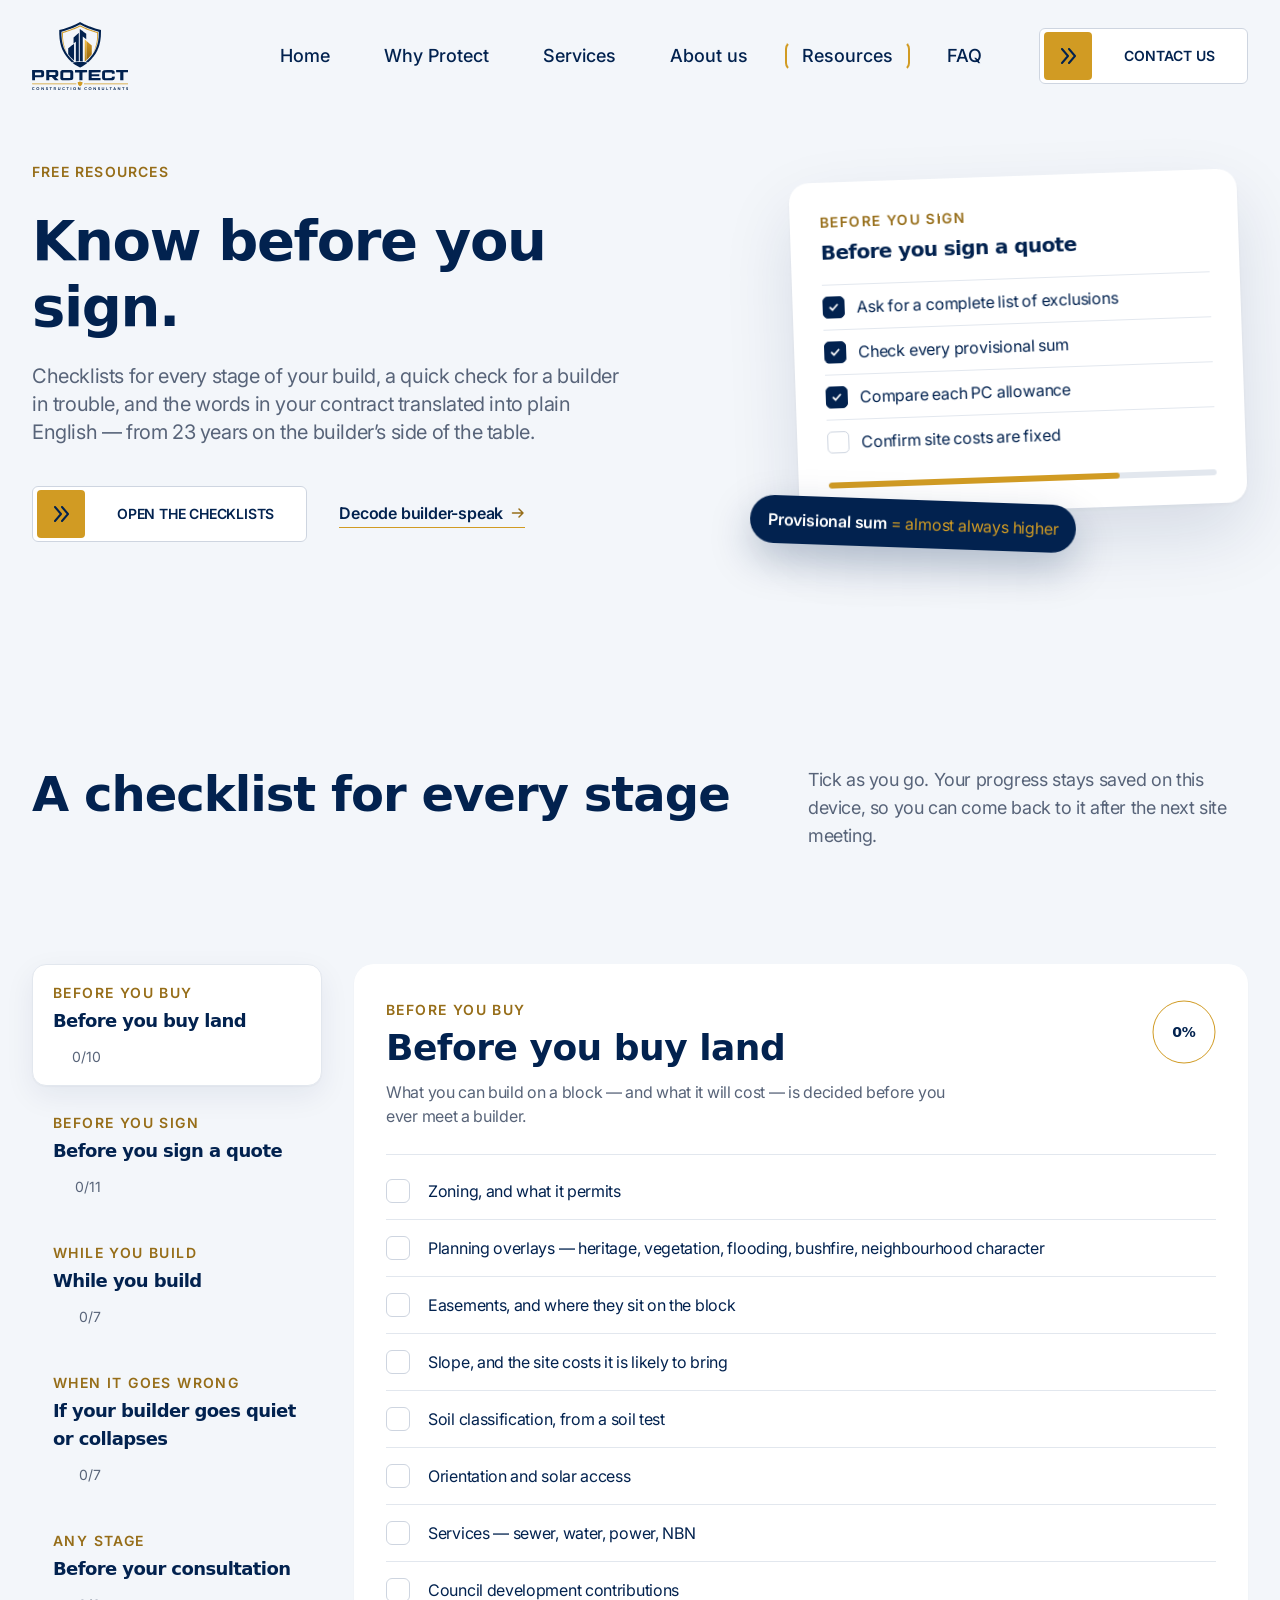
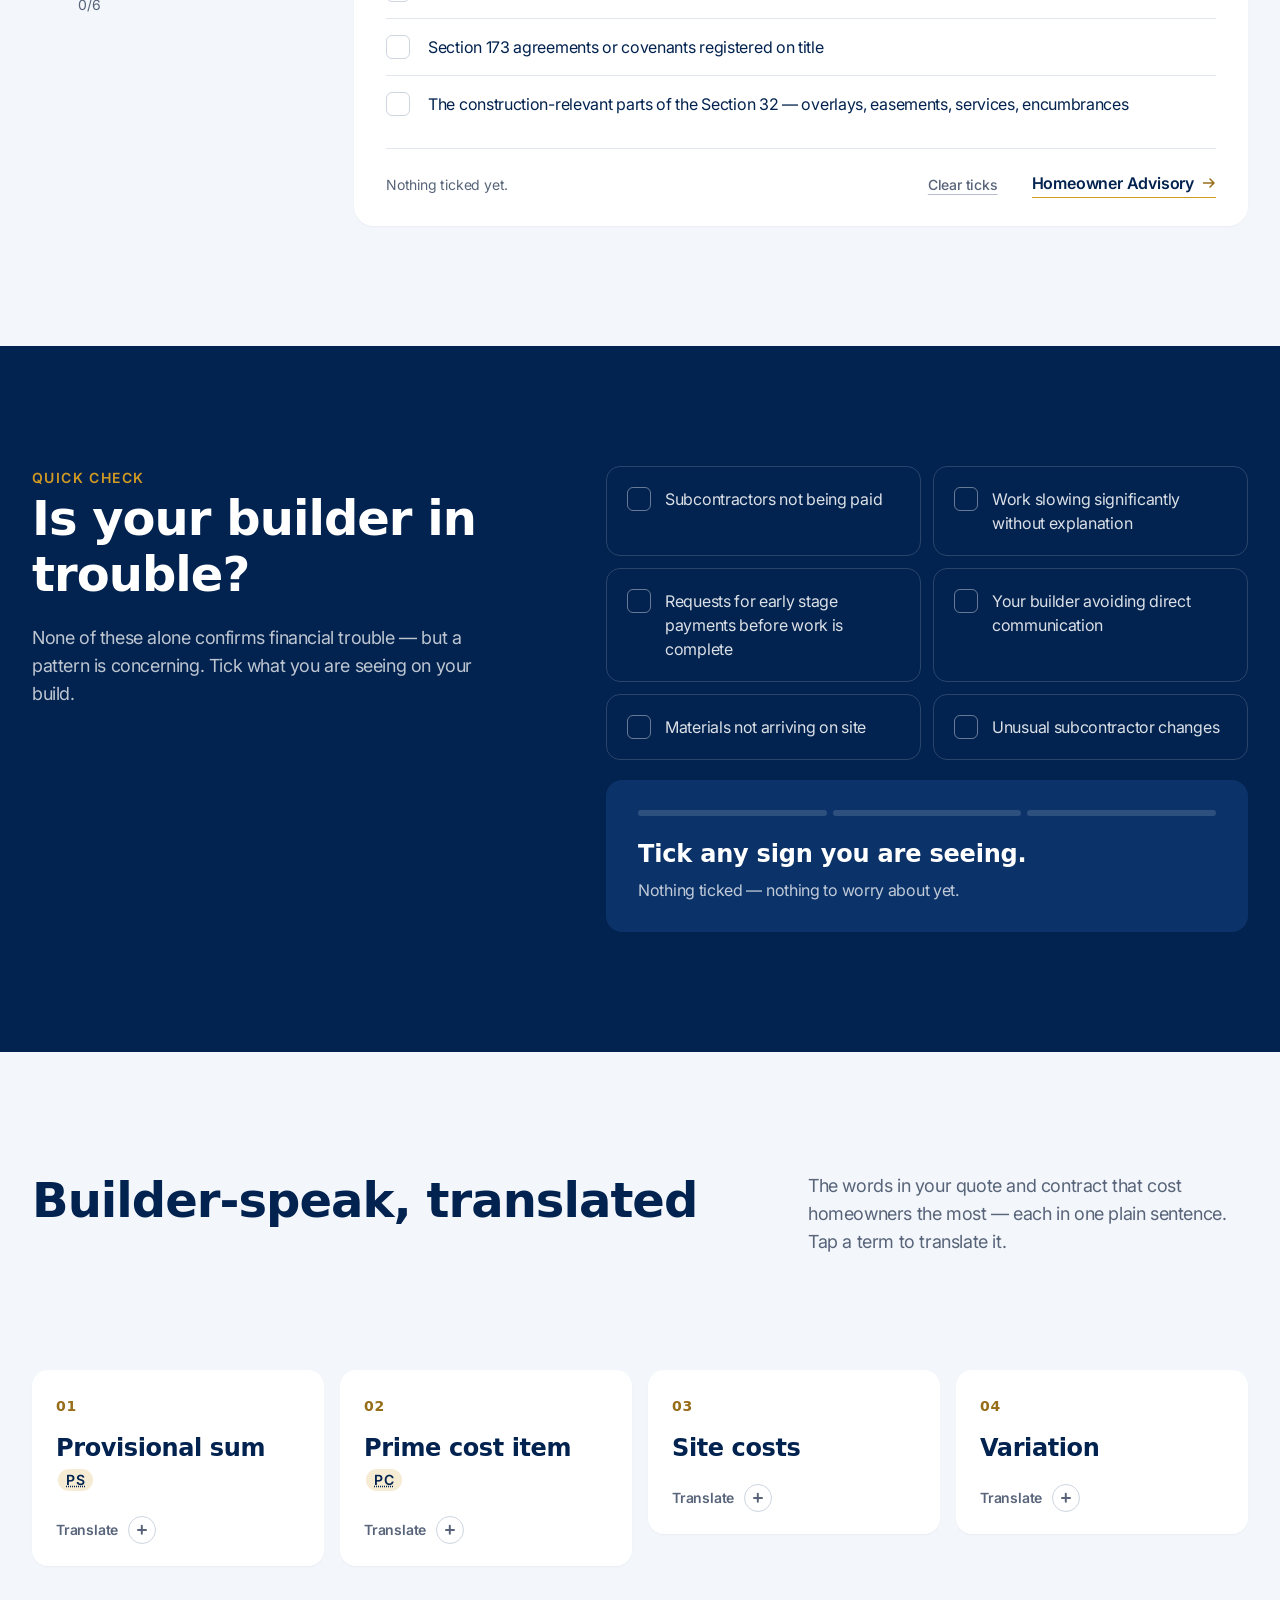
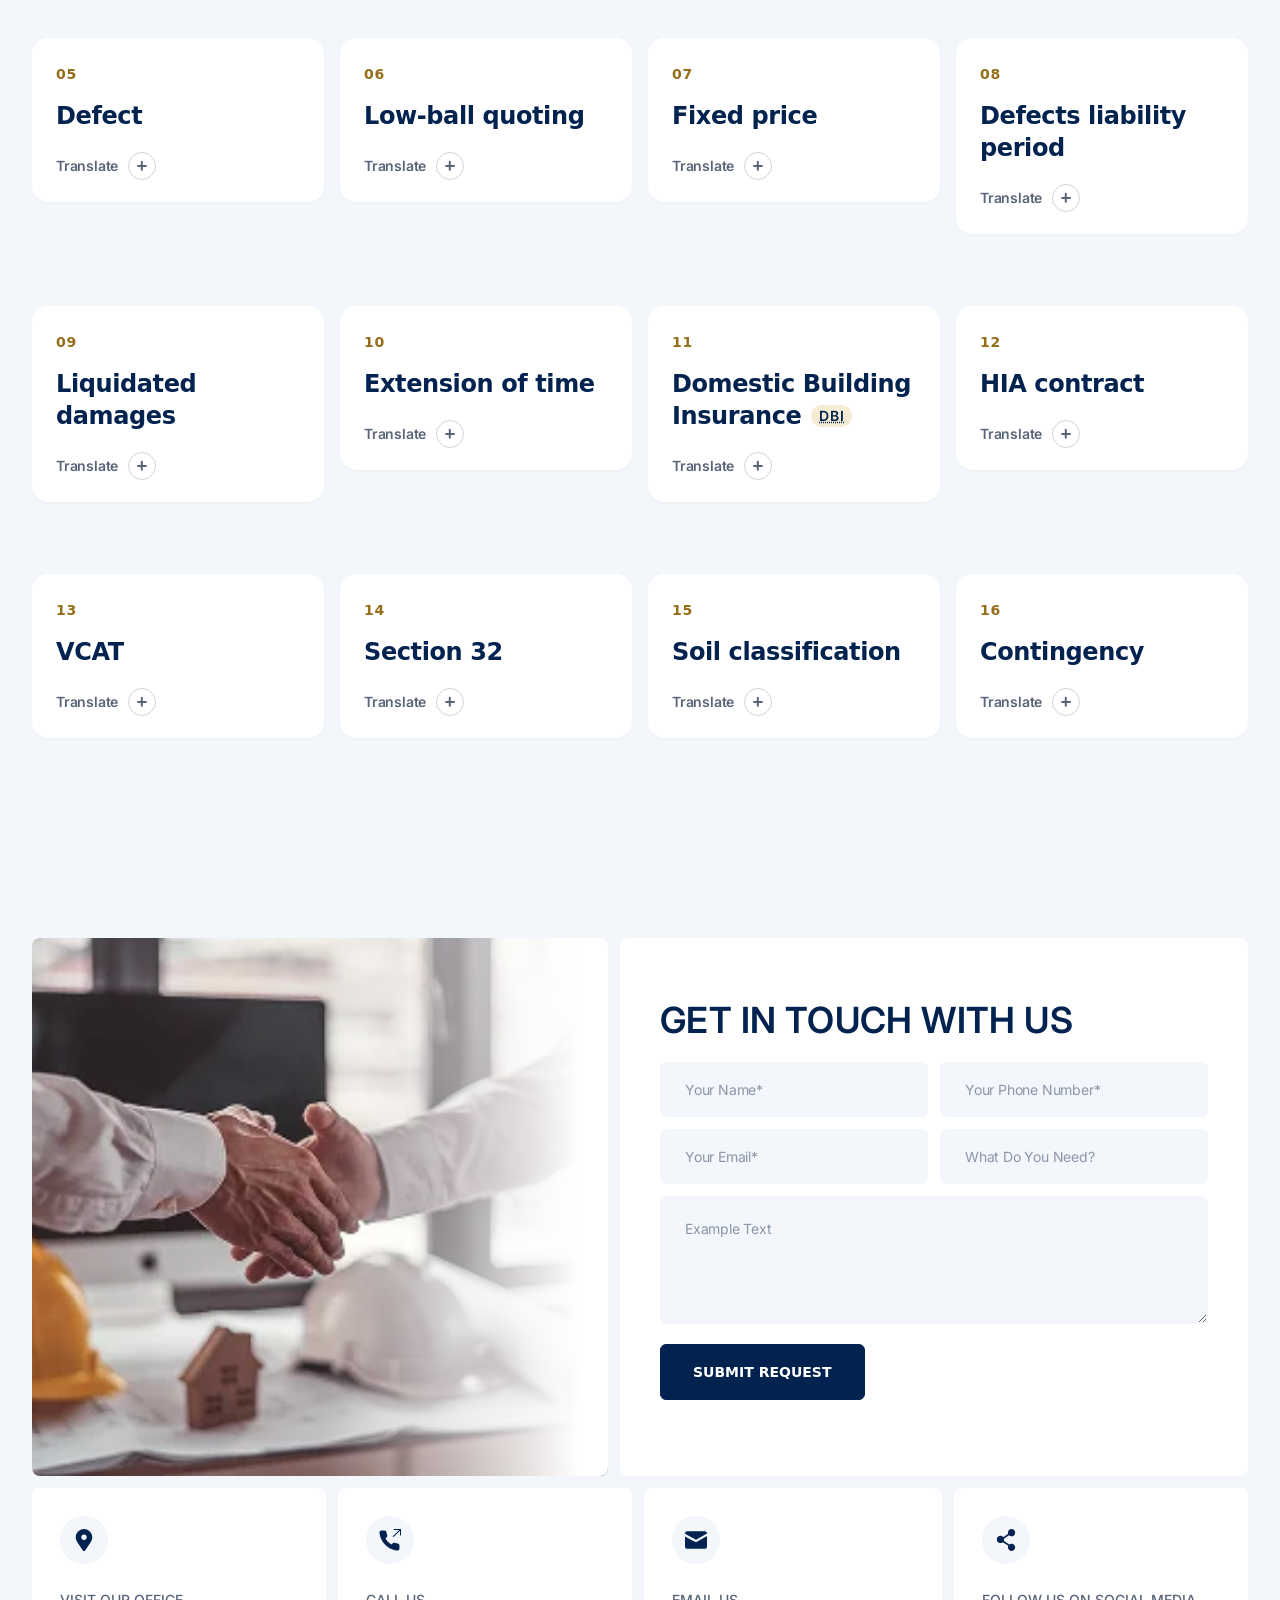
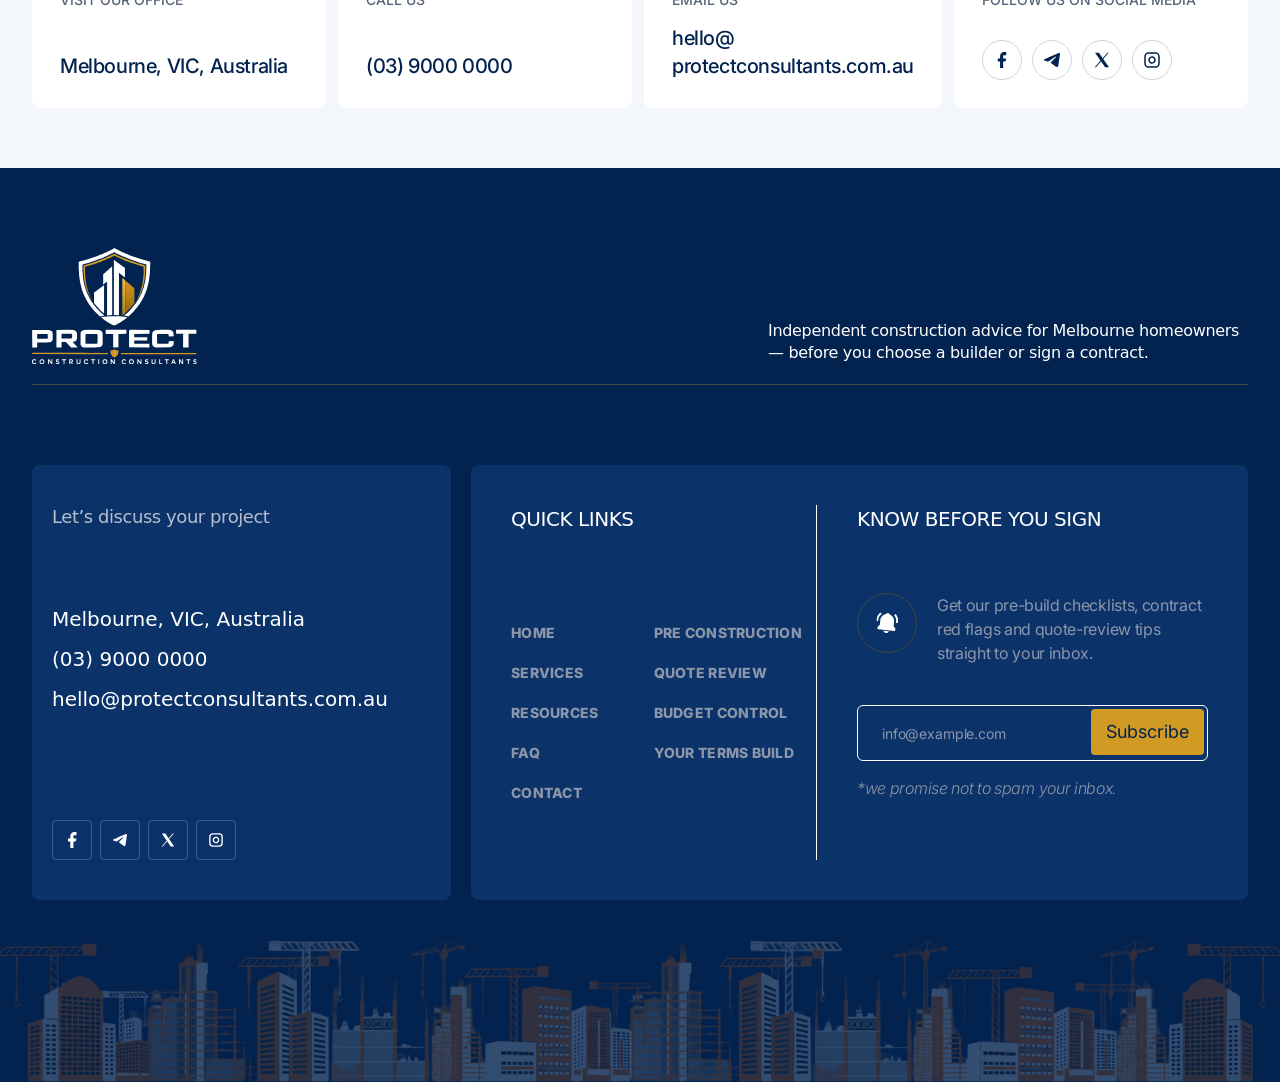
<file: resources.html>
<!DOCTYPE html>
<html lang="en">
<head>
<meta charset="utf-8">
<meta name="viewport" content="width=device-width, initial-scale=1">
<title>Resources — Protect Construction Consultants</title>
<meta name="description" content="Free checklists for every stage of your build, a quick check for a builder in trouble, and builder-speak translated into plain English.">
<link rel="icon" href="assets/img/favicon.png" sizes="64x64">
<link rel="icon" href="assets/img/logo-protect-mark.svg" type="image/svg+xml">
<link rel="apple-touch-icon" href="assets/img/apple-touch-icon.png">
<link rel="preconnect" href="https://api.fontshare.com">
<link rel="preconnect" href="https://cdn.fontshare.com" crossorigin>
<link rel="preconnect" href="https://fonts.googleapis.com">
<link rel="preconnect" href="https://fonts.gstatic.com" crossorigin>
<link rel="stylesheet" href="https://api.fontshare.com/v2/css?f%5B%5D=general-sans@400,500,600,700&display=swap">
<link rel="stylesheet" href="https://fonts.googleapis.com/css2?family=Inter:ital,opsz,wght@0,14..32,100..900;1,14..32,100..900&display=swap">
<link rel="stylesheet" href="https://cdn.jsdelivr.net/npm/bootstrap@5.3.8/dist/css/bootstrap.min.css">
<link rel="stylesheet" href="https://cdn.jsdelivr.net/npm/aos@2.3.4/dist/aos.css">
<link rel="stylesheet" href="css/globals.css">
<link rel="stylesheet" href="css/layout.css">
<link rel="stylesheet" href="css/resources.css">
</head>
<body class="page-resources">
<div class="page-wrapper">

<!-- ===== HEADER (shared) — move "is-current" to this page's link ===== -->
<header class="site-header">
  <div class="site-header__inner">
    <a class="site-header__brand" href="index.html" aria-label="Protect Construction Consultants — home">
      <img class="site-header__logo" src="assets/img/logo-protect-navy.svg" alt="Protect Construction Consultants" width="96" height="68">
    </a>
    <div class="site-header__right">
      <nav class="site-nav" aria-label="Primary">
        <a class="site-nav__link" href="index.html">Home</a>
        <a class="site-nav__link" href="why-protect.html">Why Protect</a>
        <a class="site-nav__link" href="services.html">Services</a>
        <a class="site-nav__link" href="about-us.html">About us</a>
        <a class="site-nav__link" href="resources.html">Resources</a>
        <a class="site-nav__link" href="faq.html">FAQ</a>
      </nav>
      <a class="p-btn" href="#contact">
        <span class="p-btn__icon">
          <img src="assets/img/icon-arrows-navy.svg" alt="" width="16" height="16">
          <img src="assets/img/icon-arrows-navy.svg" alt="" aria-hidden="true" width="16" height="16">
        </span>
        <span class="p-btn__text">Contact us</span>
      </a>
      <button class="site-header__burger" type="button" data-nav-toggle aria-label="Open menu" aria-expanded="false">
        <span></span><span></span><span></span>
      </button>
    </div>
  </div>
</header>

<div class="nav-panel" data-nav-panel>
  <div class="nav-panel__inner">
    <button class="nav-panel__close" type="button" data-nav-close aria-label="Close menu">
      <svg viewBox="0 0 20 20" fill="none" xmlns="http://www.w3.org/2000/svg"><path d="M4 4l12 12M16 4L4 16" stroke="currentColor" stroke-width="2" stroke-linecap="round"/></svg>
    </button>
    <nav class="nav-panel__menu" aria-label="Mobile">
      <a href="index.html">Home</a>
      <a href="why-protect.html">Why Protect</a>
      <a href="services.html">Services</a>
      <a href="about-us.html">About us</a>
      <a href="resources.html">Resources</a>
      <a href="faq.html">FAQ</a>
    </nav>
    <a class="p-btn" href="#contact" data-nav-close>
      <span class="p-btn__icon">
        <img src="assets/img/icon-arrows-navy.svg" alt="" width="16" height="16">
        <img src="assets/img/icon-arrows-navy.svg" alt="" aria-hidden="true" width="16" height="16">
      </span>
      <span class="p-btn__text">Contact us</span>
    </a>
  </div>
</div>
<!-- ===== /HEADER ===== -->

<main>

  <!-- ===== 1. HERO ===== -->
  <section class="section rs-hero">
    <div class="wrap rs-hero__wrap">
      <div class="rs-hero__copy">
        <p class="rs-eyebrow rs-eyebrow--lg" data-aos="fade-up">Free resources</p>
        <h1 class="rs-hero__title" data-reveal="lines"><span>Know before you</span> <span>sign.</span></h1>
        <p class="rs-hero__lead" data-reveal="lines">Checklists for every stage of your build, a quick check for a builder in trouble, and the words in your contract translated into plain English — from 23 years on the builder’s side of the table.</p>
        <div class="rs-hero__ctas" data-aos="fade-up">
          <a class="p-btn" href="#checklists">
            <span class="p-btn__icon">
              <img src="assets/img/icon-arrows-navy.svg" alt="" width="16" height="16">
              <img src="assets/img/icon-arrows-navy.svg" alt="" aria-hidden="true" width="16" height="16">
            </span>
            <span class="p-btn__text">Open the checklists</span>
          </a>
          <a class="rs-link" href="#builder-speak">Decode builder-speak <svg class="rs-link__icon" viewBox="0 0 14 14" fill="none" aria-hidden="true"><path d="M1.5 7h10.5M8 3l4 4-4 4" stroke="currentColor" stroke-width="1.5" stroke-linecap="round" stroke-linejoin="round"/></svg></a>
        </div>
      </div>

      <div class="rs-hero__art" aria-hidden="true">
        <div class="rs-demo" data-rs-demo>
          <p class="rs-eyebrow rs-eyebrow--xs">Before you sign</p>
          <p class="rs-demo__title">Before you sign a quote</p>
          <ul class="rs-demo__list">
            <li class="is-on"><span class="rs-demo__box"><svg viewBox="0 0 12 12" fill="none" aria-hidden="true"><path d="M2.5 6.2l2.3 2.3 4.7-5" stroke="currentColor" stroke-width="1.8" stroke-linecap="round" stroke-linejoin="round"/></svg></span>Ask for a complete list of exclusions</li>
            <li class="is-on"><span class="rs-demo__box"><svg viewBox="0 0 12 12" fill="none" aria-hidden="true"><path d="M2.5 6.2l2.3 2.3 4.7-5" stroke="currentColor" stroke-width="1.8" stroke-linecap="round" stroke-linejoin="round"/></svg></span>Check every provisional sum</li>
            <li class="is-on"><span class="rs-demo__box"><svg viewBox="0 0 12 12" fill="none" aria-hidden="true"><path d="M2.5 6.2l2.3 2.3 4.7-5" stroke="currentColor" stroke-width="1.8" stroke-linecap="round" stroke-linejoin="round"/></svg></span>Compare each PC allowance</li>
            <li><span class="rs-demo__box"><svg viewBox="0 0 12 12" fill="none" aria-hidden="true"><path d="M2.5 6.2l2.3 2.3 4.7-5" stroke="currentColor" stroke-width="1.8" stroke-linecap="round" stroke-linejoin="round"/></svg></span>Confirm site costs are fixed</li>
          </ul>
          <div class="rs-demo__bar"><span data-rs-demo-fill></span></div>
        </div>
        <p class="rs-demo__pill" data-rs-pill><b>Provisional sum</b> <span>= almost always higher</span></p>
      </div>
    </div>
  </section>

  <!-- ===== 2. CHECKLISTS ===== -->
  <section class="section rs-stages" id="checklists">
    <div class="wrap">
      <div class="rs-head">
        <h2 class="rs-head__title" data-reveal="lines">A checklist for every stage</h2>
        <p class="rs-head__text" data-reveal="lines">Tick as you go. Your progress stays saved on this device, so you can come back to it after the next site meeting.</p>
      </div>
      <div class="rs-stages__body" data-checklists data-aos="fade-up">
        <div class="rs-tabs" role="tablist" aria-label="Checklists" aria-orientation="vertical">
          <button class="rs-tab is-current" type="button" role="tab" id="rs-tab-buy" aria-controls="rs-pane-buy" aria-selected="true" tabindex="0" data-stage-tab="buy">
            <span class="rs-eyebrow rs-eyebrow--sm">Before you buy</span>
            <span class="rs-tab__title">Before you buy land</span>
            <span class="rs-tab__meta">
              <span class="rs-tab__bar"><span class="rs-tab__fill" data-stage-bar></span></span>
              <span class="rs-tab__count" data-stage-count>0/10</span>
            </span>
          </button>
          <button class="rs-tab" type="button" role="tab" id="rs-tab-sign" aria-controls="rs-pane-sign" aria-selected="false" tabindex="-1" data-stage-tab="sign">
            <span class="rs-eyebrow rs-eyebrow--sm">Before you sign</span>
            <span class="rs-tab__title">Before you sign a quote</span>
            <span class="rs-tab__meta">
              <span class="rs-tab__bar"><span class="rs-tab__fill" data-stage-bar></span></span>
              <span class="rs-tab__count" data-stage-count>0/11</span>
            </span>
          </button>
          <button class="rs-tab" type="button" role="tab" id="rs-tab-build" aria-controls="rs-pane-build" aria-selected="false" tabindex="-1" data-stage-tab="build">
            <span class="rs-eyebrow rs-eyebrow--sm">While you build</span>
            <span class="rs-tab__title">While you build</span>
            <span class="rs-tab__meta">
              <span class="rs-tab__bar"><span class="rs-tab__fill" data-stage-bar></span></span>
              <span class="rs-tab__count" data-stage-count>0/7</span>
            </span>
          </button>
          <button class="rs-tab" type="button" role="tab" id="rs-tab-wrong" aria-controls="rs-pane-wrong" aria-selected="false" tabindex="-1" data-stage-tab="wrong">
            <span class="rs-eyebrow rs-eyebrow--sm">When it goes wrong</span>
            <span class="rs-tab__title">If your builder goes quiet or collapses</span>
            <span class="rs-tab__meta">
              <span class="rs-tab__bar"><span class="rs-tab__fill" data-stage-bar></span></span>
              <span class="rs-tab__count" data-stage-count>0/7</span>
            </span>
          </button>
          <button class="rs-tab" type="button" role="tab" id="rs-tab-consult" aria-controls="rs-pane-consult" aria-selected="false" tabindex="-1" data-stage-tab="consult">
            <span class="rs-eyebrow rs-eyebrow--sm">Any stage</span>
            <span class="rs-tab__title">Before your consultation</span>
            <span class="rs-tab__meta">
              <span class="rs-tab__bar"><span class="rs-tab__fill" data-stage-bar></span></span>
              <span class="rs-tab__count" data-stage-count>0/6</span>
            </span>
          </button>
        </div>
        <div class="rs-panes">
          <div class="rs-pane is-current" role="tabpanel" id="rs-pane-buy" aria-labelledby="rs-tab-buy" data-stage-pane="buy">
            <div class="rs-pane__head">
              <div class="rs-pane__intro">
                <p class="rs-eyebrow rs-eyebrow--md">Before you buy</p>
                <h3 class="rs-pane__title">Before you buy land</h3>
                <p class="rs-pane__lead">What you can build on a block — and what it will cost — is decided before you ever meet a builder.</p>
              </div>
              <div class="rs-ring" aria-hidden="true">
                <svg viewBox="0 0 64 64"><circle class="rs-ring__track" cx="32" cy="32" r="31"/><circle class="rs-ring__arc" cx="32" cy="32" r="31" pathLength="100" data-stage-arc/></svg>
                <span class="rs-ring__val" data-stage-pct>0%</span>
              </div>
            </div>
            <ul class="rs-list">
              <li class="rs-list__item">
                <label class="rs-check ">
                  <input class="rs-check__input" type="checkbox" name="buy-0">
                  <span class="rs-check__box"><svg viewBox="0 0 12 12" fill="none" aria-hidden="true"><path d="M2.5 6.2l2.3 2.3 4.7-5" stroke="currentColor" stroke-width="1.8" stroke-linecap="round" stroke-linejoin="round"/></svg></span>
                  <span class="rs-check__text">Zoning, and what it permits</span>
                </label>
              </li>
              <li class="rs-list__item">
                <label class="rs-check ">
                  <input class="rs-check__input" type="checkbox" name="buy-1">
                  <span class="rs-check__box"><svg viewBox="0 0 12 12" fill="none" aria-hidden="true"><path d="M2.5 6.2l2.3 2.3 4.7-5" stroke="currentColor" stroke-width="1.8" stroke-linecap="round" stroke-linejoin="round"/></svg></span>
                  <span class="rs-check__text">Planning overlays — heritage, vegetation, flooding, bushfire, neighbourhood character</span>
                </label>
              </li>
              <li class="rs-list__item">
                <label class="rs-check ">
                  <input class="rs-check__input" type="checkbox" name="buy-2">
                  <span class="rs-check__box"><svg viewBox="0 0 12 12" fill="none" aria-hidden="true"><path d="M2.5 6.2l2.3 2.3 4.7-5" stroke="currentColor" stroke-width="1.8" stroke-linecap="round" stroke-linejoin="round"/></svg></span>
                  <span class="rs-check__text">Easements, and where they sit on the block</span>
                </label>
              </li>
              <li class="rs-list__item">
                <label class="rs-check ">
                  <input class="rs-check__input" type="checkbox" name="buy-3">
                  <span class="rs-check__box"><svg viewBox="0 0 12 12" fill="none" aria-hidden="true"><path d="M2.5 6.2l2.3 2.3 4.7-5" stroke="currentColor" stroke-width="1.8" stroke-linecap="round" stroke-linejoin="round"/></svg></span>
                  <span class="rs-check__text">Slope, and the site costs it is likely to bring</span>
                </label>
              </li>
              <li class="rs-list__item">
                <label class="rs-check ">
                  <input class="rs-check__input" type="checkbox" name="buy-4">
                  <span class="rs-check__box"><svg viewBox="0 0 12 12" fill="none" aria-hidden="true"><path d="M2.5 6.2l2.3 2.3 4.7-5" stroke="currentColor" stroke-width="1.8" stroke-linecap="round" stroke-linejoin="round"/></svg></span>
                  <span class="rs-check__text">Soil classification, from a soil test</span>
                </label>
              </li>
              <li class="rs-list__item">
                <label class="rs-check ">
                  <input class="rs-check__input" type="checkbox" name="buy-5">
                  <span class="rs-check__box"><svg viewBox="0 0 12 12" fill="none" aria-hidden="true"><path d="M2.5 6.2l2.3 2.3 4.7-5" stroke="currentColor" stroke-width="1.8" stroke-linecap="round" stroke-linejoin="round"/></svg></span>
                  <span class="rs-check__text">Orientation and solar access</span>
                </label>
              </li>
              <li class="rs-list__item">
                <label class="rs-check ">
                  <input class="rs-check__input" type="checkbox" name="buy-6">
                  <span class="rs-check__box"><svg viewBox="0 0 12 12" fill="none" aria-hidden="true"><path d="M2.5 6.2l2.3 2.3 4.7-5" stroke="currentColor" stroke-width="1.8" stroke-linecap="round" stroke-linejoin="round"/></svg></span>
                  <span class="rs-check__text">Services — sewer, water, power, NBN</span>
                </label>
              </li>
              <li class="rs-list__item">
                <label class="rs-check ">
                  <input class="rs-check__input" type="checkbox" name="buy-7">
                  <span class="rs-check__box"><svg viewBox="0 0 12 12" fill="none" aria-hidden="true"><path d="M2.5 6.2l2.3 2.3 4.7-5" stroke="currentColor" stroke-width="1.8" stroke-linecap="round" stroke-linejoin="round"/></svg></span>
                  <span class="rs-check__text">Council development contributions</span>
                </label>
              </li>
              <li class="rs-list__item">
                <label class="rs-check ">
                  <input class="rs-check__input" type="checkbox" name="buy-8">
                  <span class="rs-check__box"><svg viewBox="0 0 12 12" fill="none" aria-hidden="true"><path d="M2.5 6.2l2.3 2.3 4.7-5" stroke="currentColor" stroke-width="1.8" stroke-linecap="round" stroke-linejoin="round"/></svg></span>
                  <span class="rs-check__text">Section 173 agreements or covenants registered on title</span>
                </label>
              </li>
              <li class="rs-list__item">
                <label class="rs-check ">
                  <input class="rs-check__input" type="checkbox" name="buy-9">
                  <span class="rs-check__box"><svg viewBox="0 0 12 12" fill="none" aria-hidden="true"><path d="M2.5 6.2l2.3 2.3 4.7-5" stroke="currentColor" stroke-width="1.8" stroke-linecap="round" stroke-linejoin="round"/></svg></span>
                  <span class="rs-check__text">The construction-relevant parts of the Section 32 — overlays, easements, services, encumbrances</span>
                </label>
              </li>
            </ul>
            <div class="rs-pane__foot">
              <p class="rs-pane__status" data-stage-status aria-live="polite">Nothing ticked yet.</p>
              <div class="rs-pane__actions">
                <button class="rs-clear" type="button" data-stage-clear>Clear ticks</button>
                <a class="rs-link" href="services.html">Homeowner Advisory <svg class="rs-link__icon" viewBox="0 0 14 14" fill="none" aria-hidden="true"><path d="M1.5 7h10.5M8 3l4 4-4 4" stroke="currentColor" stroke-width="1.5" stroke-linecap="round" stroke-linejoin="round"/></svg></a>
              </div>
            </div>
          </div>
          <div class="rs-pane" role="tabpanel" id="rs-pane-sign" aria-labelledby="rs-tab-sign" data-stage-pane="sign" hidden>
            <div class="rs-pane__head">
              <div class="rs-pane__intro">
                <p class="rs-eyebrow rs-eyebrow--md">Before you sign</p>
                <h3 class="rs-pane__title">Before you sign a quote</h3>
                <p class="rs-pane__lead">Most cost blow-outs are already written into the quote. This is where to find them, before your signature makes them yours.</p>
              </div>
              <div class="rs-ring" aria-hidden="true">
                <svg viewBox="0 0 64 64"><circle class="rs-ring__track" cx="32" cy="32" r="31"/><circle class="rs-ring__arc" cx="32" cy="32" r="31" pathLength="100" data-stage-arc/></svg>
                <span class="rs-ring__val" data-stage-pct>0%</span>
              </div>
            </div>
            <ul class="rs-list">
              <li class="rs-list__item">
                <label class="rs-check ">
                  <input class="rs-check__input" type="checkbox" name="sign-0">
                  <span class="rs-check__box"><svg viewBox="0 0 12 12" fill="none" aria-hidden="true"><path d="M2.5 6.2l2.3 2.3 4.7-5" stroke="currentColor" stroke-width="1.8" stroke-linecap="round" stroke-linejoin="round"/></svg></span>
                  <span class="rs-check__text">Ask for a complete list of exclusions</span>
                </label>
              </li>
              <li class="rs-list__item">
                <label class="rs-check ">
                  <input class="rs-check__input" type="checkbox" name="sign-1">
                  <span class="rs-check__box"><svg viewBox="0 0 12 12" fill="none" aria-hidden="true"><path d="M2.5 6.2l2.3 2.3 4.7-5" stroke="currentColor" stroke-width="1.8" stroke-linecap="round" stroke-linejoin="round"/></svg></span>
                  <span class="rs-check__text">Check every provisional sum</span>
                </label>
              </li>
              <li class="rs-list__item">
                <label class="rs-check ">
                  <input class="rs-check__input" type="checkbox" name="sign-2">
                  <span class="rs-check__box"><svg viewBox="0 0 12 12" fill="none" aria-hidden="true"><path d="M2.5 6.2l2.3 2.3 4.7-5" stroke="currentColor" stroke-width="1.8" stroke-linecap="round" stroke-linejoin="round"/></svg></span>
                  <span class="rs-check__text">Compare each PC allowance</span>
                </label>
              </li>
              <li class="rs-list__item">
                <label class="rs-check ">
                  <input class="rs-check__input" type="checkbox" name="sign-3">
                  <span class="rs-check__box"><svg viewBox="0 0 12 12" fill="none" aria-hidden="true"><path d="M2.5 6.2l2.3 2.3 4.7-5" stroke="currentColor" stroke-width="1.8" stroke-linecap="round" stroke-linejoin="round"/></svg></span>
                  <span class="rs-check__text">Confirm site costs are fixed</span>
                </label>
              </li>
              <li class="rs-list__item">
                <label class="rs-check ">
                  <input class="rs-check__input" type="checkbox" name="sign-4">
                  <span class="rs-check__box"><svg viewBox="0 0 12 12" fill="none" aria-hidden="true"><path d="M2.5 6.2l2.3 2.3 4.7-5" stroke="currentColor" stroke-width="1.8" stroke-linecap="round" stroke-linejoin="round"/></svg></span>
                  <span class="rs-check__text">Check the builder’s registration with the state building regulator</span>
                </label>
              </li>
              <li class="rs-list__item">
                <label class="rs-check ">
                  <input class="rs-check__input" type="checkbox" name="sign-5">
                  <span class="rs-check__box"><svg viewBox="0 0 12 12" fill="none" aria-hidden="true"><path d="M2.5 6.2l2.3 2.3 4.7-5" stroke="currentColor" stroke-width="1.8" stroke-linecap="round" stroke-linejoin="round"/></svg></span>
                  <span class="rs-check__text">Confirm Domestic Building Insurance is in place before any deposit is paid</span>
                </label>
              </li>
              <li class="rs-list__item">
                <label class="rs-check ">
                  <input class="rs-check__input" type="checkbox" name="sign-6">
                  <span class="rs-check__box"><svg viewBox="0 0 12 12" fill="none" aria-hidden="true"><path d="M2.5 6.2l2.3 2.3 4.7-5" stroke="currentColor" stroke-width="1.8" stroke-linecap="round" stroke-linejoin="round"/></svg></span>
                  <span class="rs-check__text">Check the deposit is within the legal limit — 5% on contracts of $20,000 or more</span>
                </label>
              </li>
              <li class="rs-list__item">
                <label class="rs-check ">
                  <input class="rs-check__input" type="checkbox" name="sign-7">
                  <span class="rs-check__box"><svg viewBox="0 0 12 12" fill="none" aria-hidden="true"><path d="M2.5 6.2l2.3 2.3 4.7-5" stroke="currentColor" stroke-width="1.8" stroke-linecap="round" stroke-linejoin="round"/></svg></span>
                  <span class="rs-check__text">Read the progress payment stages and when each one falls due</span>
                </label>
              </li>
              <li class="rs-list__item">
                <label class="rs-check ">
                  <input class="rs-check__input" type="checkbox" name="sign-8">
                  <span class="rs-check__box"><svg viewBox="0 0 12 12" fill="none" aria-hidden="true"><path d="M2.5 6.2l2.3 2.3 4.7-5" stroke="currentColor" stroke-width="1.8" stroke-linecap="round" stroke-linejoin="round"/></svg></span>
                  <span class="rs-check__text">Ask how variations are priced, approved and recorded</span>
                </label>
              </li>
              <li class="rs-list__item">
                <label class="rs-check ">
                  <input class="rs-check__input" type="checkbox" name="sign-9">
                  <span class="rs-check__box"><svg viewBox="0 0 12 12" fill="none" aria-hidden="true"><path d="M2.5 6.2l2.3 2.3 4.7-5" stroke="currentColor" stroke-width="1.8" stroke-linecap="round" stroke-linejoin="round"/></svg></span>
                  <span class="rs-check__text">Confirm the build time, and the grounds for an extension of time</span>
                </label>
              </li>
              <li class="rs-list__item">
                <label class="rs-check ">
                  <input class="rs-check__input" type="checkbox" name="sign-10">
                  <span class="rs-check__box"><svg viewBox="0 0 12 12" fill="none" aria-hidden="true"><path d="M2.5 6.2l2.3 2.3 4.7-5" stroke="currentColor" stroke-width="1.8" stroke-linecap="round" stroke-linejoin="round"/></svg></span>
                  <span class="rs-check__text">Have the quote and contract reviewed independently before you sign</span>
                </label>
              </li>
            </ul>
            <div class="rs-pane__foot">
              <p class="rs-pane__status" data-stage-status aria-live="polite">Nothing ticked yet.</p>
              <div class="rs-pane__actions">
                <button class="rs-clear" type="button" data-stage-clear>Clear ticks</button>
                <a class="rs-link" href="services.html">Homeowner Advisory <svg class="rs-link__icon" viewBox="0 0 14 14" fill="none" aria-hidden="true"><path d="M1.5 7h10.5M8 3l4 4-4 4" stroke="currentColor" stroke-width="1.5" stroke-linecap="round" stroke-linejoin="round"/></svg></a>
              </div>
            </div>
          </div>
          <div class="rs-pane" role="tabpanel" id="rs-pane-build" aria-labelledby="rs-tab-build" data-stage-pane="build" hidden>
            <div class="rs-pane__head">
              <div class="rs-pane__intro">
                <p class="rs-eyebrow rs-eyebrow--md">While you build</p>
                <h3 class="rs-pane__title">While you build</h3>
                <p class="rs-pane__lead">Once the slab is down, your leverage is the money you have not paid yet. Spend it carefully.</p>
              </div>
              <div class="rs-ring" aria-hidden="true">
                <svg viewBox="0 0 64 64"><circle class="rs-ring__track" cx="32" cy="32" r="31"/><circle class="rs-ring__arc" cx="32" cy="32" r="31" pathLength="100" data-stage-arc/></svg>
                <span class="rs-ring__val" data-stage-pct>0%</span>
              </div>
            </div>
            <ul class="rs-list">
              <li class="rs-list__item">
                <label class="rs-check ">
                  <input class="rs-check__input" type="checkbox" name="build-0">
                  <span class="rs-check__box"><svg viewBox="0 0 12 12" fill="none" aria-hidden="true"><path d="M2.5 6.2l2.3 2.3 4.7-5" stroke="currentColor" stroke-width="1.8" stroke-linecap="round" stroke-linejoin="round"/></svg></span>
                  <span class="rs-check__text">Get every variation in writing, with its price, before the work is done</span>
                </label>
              </li>
              <li class="rs-list__item">
                <label class="rs-check ">
                  <input class="rs-check__input" type="checkbox" name="build-1">
                  <span class="rs-check__box"><svg viewBox="0 0 12 12" fill="none" aria-hidden="true"><path d="M2.5 6.2l2.3 2.3 4.7-5" stroke="currentColor" stroke-width="1.8" stroke-linecap="round" stroke-linejoin="round"/></svg></span>
                  <span class="rs-check__text">Only pay a progress claim once that stage is actually complete</span>
                </label>
              </li>
              <li class="rs-list__item">
                <label class="rs-check ">
                  <input class="rs-check__input" type="checkbox" name="build-2">
                  <span class="rs-check__box"><svg viewBox="0 0 12 12" fill="none" aria-hidden="true"><path d="M2.5 6.2l2.3 2.3 4.7-5" stroke="currentColor" stroke-width="1.8" stroke-linecap="round" stroke-linejoin="round"/></svg></span>
                  <span class="rs-check__text">Book an independent inspection before each major payment</span>
                </label>
              </li>
              <li class="rs-list__item">
                <label class="rs-check ">
                  <input class="rs-check__input" type="checkbox" name="build-3">
                  <span class="rs-check__box"><svg viewBox="0 0 12 12" fill="none" aria-hidden="true"><path d="M2.5 6.2l2.3 2.3 4.7-5" stroke="currentColor" stroke-width="1.8" stroke-linecap="round" stroke-linejoin="round"/></svg></span>
                  <span class="rs-check__text">Photograph each stage before it is covered up</span>
                </label>
              </li>
              <li class="rs-list__item">
                <label class="rs-check ">
                  <input class="rs-check__input" type="checkbox" name="build-4">
                  <span class="rs-check__box"><svg viewBox="0 0 12 12" fill="none" aria-hidden="true"><path d="M2.5 6.2l2.3 2.3 4.7-5" stroke="currentColor" stroke-width="1.8" stroke-linecap="round" stroke-linejoin="round"/></svg></span>
                  <span class="rs-check__text">Keep a written record of every site conversation</span>
                </label>
              </li>
              <li class="rs-list__item">
                <label class="rs-check ">
                  <input class="rs-check__input" type="checkbox" name="build-5">
                  <span class="rs-check__box"><svg viewBox="0 0 12 12" fill="none" aria-hidden="true"><path d="M2.5 6.2l2.3 2.3 4.7-5" stroke="currentColor" stroke-width="1.8" stroke-linecap="round" stroke-linejoin="round"/></svg></span>
                  <span class="rs-check__text">Check your selections against the PC allowances as you go</span>
                </label>
              </li>
              <li class="rs-list__item">
                <label class="rs-check ">
                  <input class="rs-check__input" type="checkbox" name="build-6">
                  <span class="rs-check__box"><svg viewBox="0 0 12 12" fill="none" aria-hidden="true"><path d="M2.5 6.2l2.3 2.3 4.7-5" stroke="currentColor" stroke-width="1.8" stroke-linecap="round" stroke-linejoin="round"/></svg></span>
                  <span class="rs-check__text">Track progress against the contract timeline</span>
                </label>
              </li>
            </ul>
            <div class="rs-pane__foot">
              <p class="rs-pane__status" data-stage-status aria-live="polite">Nothing ticked yet.</p>
              <div class="rs-pane__actions">
                <button class="rs-clear" type="button" data-stage-clear>Clear ticks</button>
                <a class="rs-link" href="services.html">Homeowner Advisory <svg class="rs-link__icon" viewBox="0 0 14 14" fill="none" aria-hidden="true"><path d="M1.5 7h10.5M8 3l4 4-4 4" stroke="currentColor" stroke-width="1.5" stroke-linecap="round" stroke-linejoin="round"/></svg></a>
              </div>
            </div>
          </div>
          <div class="rs-pane" role="tabpanel" id="rs-pane-wrong" aria-labelledby="rs-tab-wrong" data-stage-pane="wrong" hidden>
            <div class="rs-pane__head">
              <div class="rs-pane__intro">
                <p class="rs-eyebrow rs-eyebrow--md">When it goes wrong</p>
                <h3 class="rs-pane__title">If your builder goes quiet or collapses</h3>
                <p class="rs-pane__lead">Act early and in writing. What you do in the first fortnight decides how much of your money is protected.</p>
              </div>
              <div class="rs-ring" aria-hidden="true">
                <svg viewBox="0 0 64 64"><circle class="rs-ring__track" cx="32" cy="32" r="31"/><circle class="rs-ring__arc" cx="32" cy="32" r="31" pathLength="100" data-stage-arc/></svg>
                <span class="rs-ring__val" data-stage-pct>0%</span>
              </div>
            </div>
            <ul class="rs-list">
              <li class="rs-list__item">
                <label class="rs-check ">
                  <input class="rs-check__input" type="checkbox" name="wrong-0">
                  <span class="rs-check__box"><svg viewBox="0 0 12 12" fill="none" aria-hidden="true"><path d="M2.5 6.2l2.3 2.3 4.7-5" stroke="currentColor" stroke-width="1.8" stroke-linecap="round" stroke-linejoin="round"/></svg></span>
                  <span class="rs-check__text">Put your concerns to the builder in writing</span>
                </label>
              </li>
              <li class="rs-list__item">
                <label class="rs-check ">
                  <input class="rs-check__input" type="checkbox" name="wrong-1">
                  <span class="rs-check__box"><svg viewBox="0 0 12 12" fill="none" aria-hidden="true"><path d="M2.5 6.2l2.3 2.3 4.7-5" stroke="currentColor" stroke-width="1.8" stroke-linecap="round" stroke-linejoin="round"/></svg></span>
                  <span class="rs-check__text">Hold any payment that is not yet due under the contract</span>
                </label>
              </li>
              <li class="rs-list__item">
                <label class="rs-check ">
                  <input class="rs-check__input" type="checkbox" name="wrong-2">
                  <span class="rs-check__box"><svg viewBox="0 0 12 12" fill="none" aria-hidden="true"><path d="M2.5 6.2l2.3 2.3 4.7-5" stroke="currentColor" stroke-width="1.8" stroke-linecap="round" stroke-linejoin="round"/></svg></span>
                  <span class="rs-check__text">Check the builder’s registration and insurance status</span>
                </label>
              </li>
              <li class="rs-list__item">
                <label class="rs-check ">
                  <input class="rs-check__input" type="checkbox" name="wrong-3">
                  <span class="rs-check__box"><svg viewBox="0 0 12 12" fill="none" aria-hidden="true"><path d="M2.5 6.2l2.3 2.3 4.7-5" stroke="currentColor" stroke-width="1.8" stroke-linecap="round" stroke-linejoin="round"/></svg></span>
                  <span class="rs-check__text">Photograph the site and record what has been completed</span>
                </label>
              </li>
              <li class="rs-list__item">
                <label class="rs-check ">
                  <input class="rs-check__input" type="checkbox" name="wrong-4">
                  <span class="rs-check__box"><svg viewBox="0 0 12 12" fill="none" aria-hidden="true"><path d="M2.5 6.2l2.3 2.3 4.7-5" stroke="currentColor" stroke-width="1.8" stroke-linecap="round" stroke-linejoin="round"/></svg></span>
                  <span class="rs-check__text">Keep the contract, variations, invoices and receipts together</span>
                </label>
              </li>
              <li class="rs-list__item">
                <label class="rs-check ">
                  <input class="rs-check__input" type="checkbox" name="wrong-5">
                  <span class="rs-check__box"><svg viewBox="0 0 12 12" fill="none" aria-hidden="true"><path d="M2.5 6.2l2.3 2.3 4.7-5" stroke="currentColor" stroke-width="1.8" stroke-linecap="round" stroke-linejoin="round"/></svg></span>
                  <span class="rs-check__text">Contact Domestic Building Dispute Resolution Victoria</span>
                </label>
              </li>
              <li class="rs-list__item">
                <label class="rs-check ">
                  <input class="rs-check__input" type="checkbox" name="wrong-6">
                  <span class="rs-check__box"><svg viewBox="0 0 12 12" fill="none" aria-hidden="true"><path d="M2.5 6.2l2.3 2.3 4.7-5" stroke="currentColor" stroke-width="1.8" stroke-linecap="round" stroke-linejoin="round"/></svg></span>
                  <span class="rs-check__text">Get independent advice before ending the contract</span>
                </label>
              </li>
            </ul>
            <div class="rs-pane__foot">
              <p class="rs-pane__status" data-stage-status aria-live="polite">Nothing ticked yet.</p>
              <div class="rs-pane__actions">
                <button class="rs-clear" type="button" data-stage-clear>Clear ticks</button>
                <a class="rs-link" href="services.html">Homeowner Advisory <svg class="rs-link__icon" viewBox="0 0 14 14" fill="none" aria-hidden="true"><path d="M1.5 7h10.5M8 3l4 4-4 4" stroke="currentColor" stroke-width="1.5" stroke-linecap="round" stroke-linejoin="round"/></svg></a>
              </div>
            </div>
          </div>
          <div class="rs-pane" role="tabpanel" id="rs-pane-consult" aria-labelledby="rs-tab-consult" data-stage-pane="consult" hidden>
            <div class="rs-pane__head">
              <div class="rs-pane__intro">
                <p class="rs-eyebrow rs-eyebrow--md">Any stage</p>
                <h3 class="rs-pane__title">Before your consultation</h3>
                <p class="rs-pane__lead">Bring these along and we can give you a straight answer in the first meeting, not the second.</p>
              </div>
              <div class="rs-ring" aria-hidden="true">
                <svg viewBox="0 0 64 64"><circle class="rs-ring__track" cx="32" cy="32" r="31"/><circle class="rs-ring__arc" cx="32" cy="32" r="31" pathLength="100" data-stage-arc/></svg>
                <span class="rs-ring__val" data-stage-pct>0%</span>
              </div>
            </div>
            <ul class="rs-list">
              <li class="rs-list__item">
                <label class="rs-check ">
                  <input class="rs-check__input" type="checkbox" name="consult-0">
                  <span class="rs-check__box"><svg viewBox="0 0 12 12" fill="none" aria-hidden="true"><path d="M2.5 6.2l2.3 2.3 4.7-5" stroke="currentColor" stroke-width="1.8" stroke-linecap="round" stroke-linejoin="round"/></svg></span>
                  <span class="rs-check__text">Your quote or tender, with every attachment</span>
                </label>
              </li>
              <li class="rs-list__item">
                <label class="rs-check ">
                  <input class="rs-check__input" type="checkbox" name="consult-1">
                  <span class="rs-check__box"><svg viewBox="0 0 12 12" fill="none" aria-hidden="true"><path d="M2.5 6.2l2.3 2.3 4.7-5" stroke="currentColor" stroke-width="1.8" stroke-linecap="round" stroke-linejoin="round"/></svg></span>
                  <span class="rs-check__text">The contract, if you already have one</span>
                </label>
              </li>
              <li class="rs-list__item">
                <label class="rs-check ">
                  <input class="rs-check__input" type="checkbox" name="consult-2">
                  <span class="rs-check__box"><svg viewBox="0 0 12 12" fill="none" aria-hidden="true"><path d="M2.5 6.2l2.3 2.3 4.7-5" stroke="currentColor" stroke-width="1.8" stroke-linecap="round" stroke-linejoin="round"/></svg></span>
                  <span class="rs-check__text">Plans, engineering and the soil report</span>
                </label>
              </li>
              <li class="rs-list__item">
                <label class="rs-check ">
                  <input class="rs-check__input" type="checkbox" name="consult-3">
                  <span class="rs-check__box"><svg viewBox="0 0 12 12" fill="none" aria-hidden="true"><path d="M2.5 6.2l2.3 2.3 4.7-5" stroke="currentColor" stroke-width="1.8" stroke-linecap="round" stroke-linejoin="round"/></svg></span>
                  <span class="rs-check__text">Any variations or progress claims you have received</span>
                </label>
              </li>
              <li class="rs-list__item">
                <label class="rs-check ">
                  <input class="rs-check__input" type="checkbox" name="consult-4">
                  <span class="rs-check__box"><svg viewBox="0 0 12 12" fill="none" aria-hidden="true"><path d="M2.5 6.2l2.3 2.3 4.7-5" stroke="currentColor" stroke-width="1.8" stroke-linecap="round" stroke-linejoin="round"/></svg></span>
                  <span class="rs-check__text">Photos of the block or the build so far</span>
                </label>
              </li>
              <li class="rs-list__item">
                <label class="rs-check ">
                  <input class="rs-check__input" type="checkbox" name="consult-5">
                  <span class="rs-check__box"><svg viewBox="0 0 12 12" fill="none" aria-hidden="true"><path d="M2.5 6.2l2.3 2.3 4.7-5" stroke="currentColor" stroke-width="1.8" stroke-linecap="round" stroke-linejoin="round"/></svg></span>
                  <span class="rs-check__text">A written list of your questions and worries</span>
                </label>
              </li>
            </ul>
            <div class="rs-pane__foot">
              <p class="rs-pane__status" data-stage-status aria-live="polite">Nothing ticked yet.</p>
              <div class="rs-pane__actions">
                <button class="rs-clear" type="button" data-stage-clear>Clear ticks</button>
                <a class="rs-link" href="services.html">Homeowner Advisory <svg class="rs-link__icon" viewBox="0 0 14 14" fill="none" aria-hidden="true"><path d="M1.5 7h10.5M8 3l4 4-4 4" stroke="currentColor" stroke-width="1.5" stroke-linecap="round" stroke-linejoin="round"/></svg></a>
              </div>
            </div>
          </div>
        </div>
      </div>
    </div>
  </section>

  <!-- ===== 3. QUICK CHECK ===== -->
  <section class="section rs-trouble" id="quick-check">
    <div class="wrap rs-trouble__wrap">
      <div class="rs-trouble__copy">
        <p class="rs-eyebrow rs-eyebrow--gold" data-aos="fade-up">Quick check</p>
        <h2 class="rs-trouble__title" data-reveal="lines"><span>Is your builder in</span> <span>trouble?</span></h2>
        <p class="rs-trouble__lead" data-reveal="lines">None of these alone confirms financial trouble — but a pattern is concerning. Tick what you are seeing on your build.</p>
      </div>
      <div class="rs-trouble__tool" data-signs>
        <ul class="rs-signs" data-reveal-group>
            <li>
                <label class="rs-check rs-check--dark">
                  <input class="rs-check__input" type="checkbox" name="sign-0">
                  <span class="rs-check__box"><svg viewBox="0 0 12 12" fill="none" aria-hidden="true"><path d="M2.5 6.2l2.3 2.3 4.7-5" stroke="currentColor" stroke-width="1.8" stroke-linecap="round" stroke-linejoin="round"/></svg></span>
                  <span class="rs-check__text">Subcontractors not being paid</span>
                </label>
            </li>
            <li>
                <label class="rs-check rs-check--dark">
                  <input class="rs-check__input" type="checkbox" name="sign-1">
                  <span class="rs-check__box"><svg viewBox="0 0 12 12" fill="none" aria-hidden="true"><path d="M2.5 6.2l2.3 2.3 4.7-5" stroke="currentColor" stroke-width="1.8" stroke-linecap="round" stroke-linejoin="round"/></svg></span>
                  <span class="rs-check__text">Work slowing significantly without explanation</span>
                </label>
            </li>
            <li>
                <label class="rs-check rs-check--dark">
                  <input class="rs-check__input" type="checkbox" name="sign-2">
                  <span class="rs-check__box"><svg viewBox="0 0 12 12" fill="none" aria-hidden="true"><path d="M2.5 6.2l2.3 2.3 4.7-5" stroke="currentColor" stroke-width="1.8" stroke-linecap="round" stroke-linejoin="round"/></svg></span>
                  <span class="rs-check__text">Requests for early stage payments before work is complete</span>
                </label>
            </li>
            <li>
                <label class="rs-check rs-check--dark">
                  <input class="rs-check__input" type="checkbox" name="sign-3">
                  <span class="rs-check__box"><svg viewBox="0 0 12 12" fill="none" aria-hidden="true"><path d="M2.5 6.2l2.3 2.3 4.7-5" stroke="currentColor" stroke-width="1.8" stroke-linecap="round" stroke-linejoin="round"/></svg></span>
                  <span class="rs-check__text">Your builder avoiding direct communication</span>
                </label>
            </li>
            <li>
                <label class="rs-check rs-check--dark">
                  <input class="rs-check__input" type="checkbox" name="sign-4">
                  <span class="rs-check__box"><svg viewBox="0 0 12 12" fill="none" aria-hidden="true"><path d="M2.5 6.2l2.3 2.3 4.7-5" stroke="currentColor" stroke-width="1.8" stroke-linecap="round" stroke-linejoin="round"/></svg></span>
                  <span class="rs-check__text">Materials not arriving on site</span>
                </label>
            </li>
            <li>
                <label class="rs-check rs-check--dark">
                  <input class="rs-check__input" type="checkbox" name="sign-5">
                  <span class="rs-check__box"><svg viewBox="0 0 12 12" fill="none" aria-hidden="true"><path d="M2.5 6.2l2.3 2.3 4.7-5" stroke="currentColor" stroke-width="1.8" stroke-linecap="round" stroke-linejoin="round"/></svg></span>
                  <span class="rs-check__text">Unusual subcontractor changes</span>
                </label>
            </li>
        </ul>
        <div class="rs-meter" data-level="0" data-aos="fade-up">
          <div class="rs-meter__bars" aria-hidden="true"><span></span><span></span><span></span></div>
          <p class="rs-meter__title" data-signs-title aria-live="polite">Tick any sign you are seeing.</p>
          <p class="rs-meter__text"><span data-signs-text>Nothing ticked — nothing to worry about yet.</span> <a class="rs-meter__cta" href="#contact" data-signs-cta>Talk to us <svg class="rs-link__icon" viewBox="0 0 14 14" fill="none" aria-hidden="true"><path d="M1.5 7h10.5M8 3l4 4-4 4" stroke="currentColor" stroke-width="1.5" stroke-linecap="round" stroke-linejoin="round"/></svg></a></p>
        </div>
      </div>
    </div>
  </section>

  <!-- ===== 4. BUILDER-SPEAK ===== -->
  <section class="section rs-terms" id="builder-speak">
    <div class="wrap">
      <div class="rs-head">
        <h2 class="rs-head__title" data-reveal="lines">Builder-speak, translated</h2>
        <p class="rs-head__text" data-reveal="lines">The words in your quote and contract that cost homeowners the most — each in one plain sentence. Tap a term to translate it.</p>
      </div>
      <ul class="rs-terms__grid" data-reveal-group>
          <li class="rs-term" data-term>
            <button class="rs-term__btn" type="button" aria-expanded="false" aria-controls="rs-def-01">
              <span class="rs-term__face rs-term__front">
                <span class="rs-term__num">01</span>
                <span class="rs-term__title">Provisional sum <abbr class="rs-term__abbr" title="Provisional sum">PS</abbr></span>
                <span class="rs-term__cta">Translate <span class="rs-plus" aria-hidden="true"></span></span>
              </span>
              <span class="rs-term__face rs-term__back" id="rs-def-01">
                <span class="rs-term__num">01 · Provisional sum</span>
                <span class="rs-term__def">An allowance for work the builder has not priced yet. You pay the real cost plus their margin — and it is almost always higher.</span>
                <span class="rs-term__cta">Close <span class="rs-plus rs-plus--minus" aria-hidden="true"></span></span>
              </span>
            </button>
          </li>
          <li class="rs-term" data-term>
            <button class="rs-term__btn" type="button" aria-expanded="false" aria-controls="rs-def-02">
              <span class="rs-term__face rs-term__front">
                <span class="rs-term__num">02</span>
                <span class="rs-term__title">Prime cost item <abbr class="rs-term__abbr" title="Prime cost item">PC</abbr></span>
                <span class="rs-term__cta">Translate <span class="rs-plus" aria-hidden="true"></span></span>
              </span>
              <span class="rs-term__face rs-term__back" id="rs-def-02">
                <span class="rs-term__num">02 · Prime cost item</span>
                <span class="rs-term__def">An allowance for a fitting you have not chosen yet, like tapware or an oven. Pick above it and you pay the difference, plus margin.</span>
                <span class="rs-term__cta">Close <span class="rs-plus rs-plus--minus" aria-hidden="true"></span></span>
              </span>
            </button>
          </li>
          <li class="rs-term" data-term>
            <button class="rs-term__btn" type="button" aria-expanded="false" aria-controls="rs-def-03">
              <span class="rs-term__face rs-term__front">
                <span class="rs-term__num">03</span>
                <span class="rs-term__title">Site costs</span>
                <span class="rs-term__cta">Translate <span class="rs-plus" aria-hidden="true"></span></span>
              </span>
              <span class="rs-term__face rs-term__back" id="rs-def-03">
                <span class="rs-term__num">03 · Site costs</span>
                <span class="rs-term__def">The cost of getting your block ready before the house goes up — excavation, retaining, deeper footings. The most common blow-out of all.</span>
                <span class="rs-term__cta">Close <span class="rs-plus rs-plus--minus" aria-hidden="true"></span></span>
              </span>
            </button>
          </li>
          <li class="rs-term" data-term>
            <button class="rs-term__btn" type="button" aria-expanded="false" aria-controls="rs-def-04">
              <span class="rs-term__face rs-term__front">
                <span class="rs-term__num">04</span>
                <span class="rs-term__title">Variation</span>
                <span class="rs-term__cta">Translate <span class="rs-plus" aria-hidden="true"></span></span>
              </span>
              <span class="rs-term__face rs-term__back" id="rs-def-04">
                <span class="rs-term__num">04 · Variation</span>
                <span class="rs-term__def">Any change to the work after you sign. It must be in writing and priced before it is done, or you can dispute paying for it.</span>
                <span class="rs-term__cta">Close <span class="rs-plus rs-plus--minus" aria-hidden="true"></span></span>
              </span>
            </button>
          </li>
          <li class="rs-term" data-term>
            <button class="rs-term__btn" type="button" aria-expanded="false" aria-controls="rs-def-05">
              <span class="rs-term__face rs-term__front">
                <span class="rs-term__num">05</span>
                <span class="rs-term__title">Defect</span>
                <span class="rs-term__cta">Translate <span class="rs-plus" aria-hidden="true"></span></span>
              </span>
              <span class="rs-term__face rs-term__back" id="rs-def-05">
                <span class="rs-term__num">05 · Defect</span>
                <span class="rs-term__def">Work that does not meet the contract, the plans or the building standards. The builder has to fix it at their own cost.</span>
                <span class="rs-term__cta">Close <span class="rs-plus rs-plus--minus" aria-hidden="true"></span></span>
              </span>
            </button>
          </li>
          <li class="rs-term" data-term>
            <button class="rs-term__btn" type="button" aria-expanded="false" aria-controls="rs-def-06">
              <span class="rs-term__face rs-term__front">
                <span class="rs-term__num">06</span>
                <span class="rs-term__title">Low-ball quoting</span>
                <span class="rs-term__cta">Translate <span class="rs-plus" aria-hidden="true"></span></span>
              </span>
              <span class="rs-term__face rs-term__back" id="rs-def-06">
                <span class="rs-term__num">06 · Low-ball quoting</span>
                <span class="rs-term__def">A quote made to look cheap by leaving costs in allowances and exclusions — they come back later as variations.</span>
                <span class="rs-term__cta">Close <span class="rs-plus rs-plus--minus" aria-hidden="true"></span></span>
              </span>
            </button>
          </li>
          <li class="rs-term" data-term>
            <button class="rs-term__btn" type="button" aria-expanded="false" aria-controls="rs-def-07">
              <span class="rs-term__face rs-term__front">
                <span class="rs-term__num">07</span>
                <span class="rs-term__title">Fixed price</span>
                <span class="rs-term__cta">Translate <span class="rs-plus" aria-hidden="true"></span></span>
              </span>
              <span class="rs-term__face rs-term__back" id="rs-def-07">
                <span class="rs-term__num">07 · Fixed price</span>
                <span class="rs-term__def">A price that should not move — except through variations, provisional sums and rise-and-fall clauses. Read what it really fixes.</span>
                <span class="rs-term__cta">Close <span class="rs-plus rs-plus--minus" aria-hidden="true"></span></span>
              </span>
            </button>
          </li>
          <li class="rs-term" data-term>
            <button class="rs-term__btn" type="button" aria-expanded="false" aria-controls="rs-def-08">
              <span class="rs-term__face rs-term__front">
                <span class="rs-term__num">08</span>
                <span class="rs-term__title">Defects liability period</span>
                <span class="rs-term__cta">Translate <span class="rs-plus" aria-hidden="true"></span></span>
              </span>
              <span class="rs-term__face rs-term__back" id="rs-def-08">
                <span class="rs-term__num">08 · Defects liability period</span>
                <span class="rs-term__def">The window after handover when the builder must come back and fix defects. List everything you find, in writing, before it ends.</span>
                <span class="rs-term__cta">Close <span class="rs-plus rs-plus--minus" aria-hidden="true"></span></span>
              </span>
            </button>
          </li>
          <li class="rs-term" data-term>
            <button class="rs-term__btn" type="button" aria-expanded="false" aria-controls="rs-def-09">
              <span class="rs-term__face rs-term__front">
                <span class="rs-term__num">09</span>
                <span class="rs-term__title">Liquidated damages</span>
                <span class="rs-term__cta">Translate <span class="rs-plus" aria-hidden="true"></span></span>
              </span>
              <span class="rs-term__face rs-term__back" id="rs-def-09">
                <span class="rs-term__num">09 · Liquidated damages</span>
                <span class="rs-term__def">A daily amount the builder owes you for finishing late without an approved extension — often set far too low to matter.</span>
                <span class="rs-term__cta">Close <span class="rs-plus rs-plus--minus" aria-hidden="true"></span></span>
              </span>
            </button>
          </li>
          <li class="rs-term" data-term>
            <button class="rs-term__btn" type="button" aria-expanded="false" aria-controls="rs-def-10">
              <span class="rs-term__face rs-term__front">
                <span class="rs-term__num">10</span>
                <span class="rs-term__title">Extension of time</span>
                <span class="rs-term__cta">Translate <span class="rs-plus" aria-hidden="true"></span></span>
              </span>
              <span class="rs-term__face rs-term__back" id="rs-def-10">
                <span class="rs-term__num">10 · Extension of time</span>
                <span class="rs-term__def">Extra days the builder can claim for delays outside their control, like rain. Each one pushes back your completion date.</span>
                <span class="rs-term__cta">Close <span class="rs-plus rs-plus--minus" aria-hidden="true"></span></span>
              </span>
            </button>
          </li>
          <li class="rs-term" data-term>
            <button class="rs-term__btn" type="button" aria-expanded="false" aria-controls="rs-def-11">
              <span class="rs-term__face rs-term__front">
                <span class="rs-term__num">11</span>
                <span class="rs-term__title">Domestic Building Insurance <abbr class="rs-term__abbr" title="Domestic Building Insurance">DBI</abbr></span>
                <span class="rs-term__cta">Translate <span class="rs-plus" aria-hidden="true"></span></span>
              </span>
              <span class="rs-term__face rs-term__back" id="rs-def-11">
                <span class="rs-term__num">11 · Domestic Building Insurance</span>
                <span class="rs-term__def">Insurance your builder must take out before taking a deposit. It covers you if they die, disappear or go insolvent.</span>
                <span class="rs-term__cta">Close <span class="rs-plus rs-plus--minus" aria-hidden="true"></span></span>
              </span>
            </button>
          </li>
          <li class="rs-term" data-term>
            <button class="rs-term__btn" type="button" aria-expanded="false" aria-controls="rs-def-12">
              <span class="rs-term__face rs-term__front">
                <span class="rs-term__num">12</span>
                <span class="rs-term__title">HIA contract</span>
                <span class="rs-term__cta">Translate <span class="rs-plus" aria-hidden="true"></span></span>
              </span>
              <span class="rs-term__face rs-term__back" id="rs-def-12">
                <span class="rs-term__num">12 · HIA contract</span>
                <span class="rs-term__def">A standard contract written by the Housing Industry Association, a builders’ body. Common and legal — but drafted from their side.</span>
                <span class="rs-term__cta">Close <span class="rs-plus rs-plus--minus" aria-hidden="true"></span></span>
              </span>
            </button>
          </li>
          <li class="rs-term" data-term>
            <button class="rs-term__btn" type="button" aria-expanded="false" aria-controls="rs-def-13">
              <span class="rs-term__face rs-term__front">
                <span class="rs-term__num">13</span>
                <span class="rs-term__title">VCAT</span>
                <span class="rs-term__cta">Translate <span class="rs-plus" aria-hidden="true"></span></span>
              </span>
              <span class="rs-term__face rs-term__back" id="rs-def-13">
                <span class="rs-term__num">13 · VCAT</span>
                <span class="rs-term__def">The Victorian Civil and Administrative Tribunal — where building disputes go when they cannot be settled by agreement.</span>
                <span class="rs-term__cta">Close <span class="rs-plus rs-plus--minus" aria-hidden="true"></span></span>
              </span>
            </button>
          </li>
          <li class="rs-term" data-term>
            <button class="rs-term__btn" type="button" aria-expanded="false" aria-controls="rs-def-14">
              <span class="rs-term__face rs-term__front">
                <span class="rs-term__num">14</span>
                <span class="rs-term__title">Section 32</span>
                <span class="rs-term__cta">Translate <span class="rs-plus" aria-hidden="true"></span></span>
              </span>
              <span class="rs-term__face rs-term__back" id="rs-def-14">
                <span class="rs-term__num">14 · Section 32</span>
                <span class="rs-term__def">The vendor’s statement you get when buying land: title, zoning, overlays, easements and services. Read it before you sign.</span>
                <span class="rs-term__cta">Close <span class="rs-plus rs-plus--minus" aria-hidden="true"></span></span>
              </span>
            </button>
          </li>
          <li class="rs-term" data-term>
            <button class="rs-term__btn" type="button" aria-expanded="false" aria-controls="rs-def-15">
              <span class="rs-term__face rs-term__front">
                <span class="rs-term__num">15</span>
                <span class="rs-term__title">Soil classification</span>
                <span class="rs-term__cta">Translate <span class="rs-plus" aria-hidden="true"></span></span>
              </span>
              <span class="rs-term__face rs-term__back" id="rs-def-15">
                <span class="rs-term__num">15 · Soil classification</span>
                <span class="rs-term__def">A rating, from a soil test, of how much your ground moves. It decides your slab and footings — and a big slice of the cost.</span>
                <span class="rs-term__cta">Close <span class="rs-plus rs-plus--minus" aria-hidden="true"></span></span>
              </span>
            </button>
          </li>
          <li class="rs-term" data-term>
            <button class="rs-term__btn" type="button" aria-expanded="false" aria-controls="rs-def-16">
              <span class="rs-term__face rs-term__front">
                <span class="rs-term__num">16</span>
                <span class="rs-term__title">Contingency</span>
                <span class="rs-term__cta">Translate <span class="rs-plus" aria-hidden="true"></span></span>
              </span>
              <span class="rs-term__face rs-term__back" id="rs-def-16">
                <span class="rs-term__num">16 · Contingency</span>
                <span class="rs-term__def">Money you set aside — usually 5–10% of the build — for the costs nobody could price up front. Keep it yours, not the builder’s.</span>
                <span class="rs-term__cta">Close <span class="rs-plus rs-plus--minus" aria-hidden="true"></span></span>
              </span>
            </button>
          </li>
      </ul>
    </div>
  </section>
</main>

<!-- ===== CONTACT (shared) ===== -->
<section class="s-contact" id="contact">
  <div class="s-contact__inner">
    <div class="s-contact__top">
      <div class="s-contact__media" aria-hidden="true"></div>
      <div class="s-contact__card">
        <h2 class="s-contact__title" data-reveal="lines">Get in touch with us</h2>
        <form class="s-contact__form" action="#" method="post">
          <div class="s-contact__grid">
            <input class="field" type="text" name="name" placeholder="Your Name*" aria-label="Your name" required>
            <input class="field" type="tel" name="phone" placeholder="Your Phone Number*" aria-label="Your phone number" required>
            <input class="field" type="email" name="email" placeholder="Your Email*" aria-label="Your email" required>
            <input class="field" type="text" name="need" placeholder="What Do You Need?" aria-label="What do you need?">
          </div>
          <textarea class="field" name="message" placeholder="Example Text" aria-label="Message"></textarea>
          <button class="btn-solid" type="submit">Submit Request</button>
        </form>
        <div class="form-done" role="status">Thank you! We will get back to you within one business day.</div>
      </div>
    </div>
    <ul class="s-contact__list">
      <li>
        <a class="contact-card" href="https://maps.google.com/?q=Melbourne,VIC,Australia" target="_blank" rel="noopener">
          <span class="contact-card__icon"><img src="assets/img/icon-contact-office.svg" alt=""></span>
          <span class="contact-card__label">Visit our office</span>
          <span class="contact-card__value">Melbourne, VIC, Australia</span>
        </a>
      </li>
      <li>
        <a class="contact-card" href="tel:+61390000000">
          <span class="contact-card__icon"><img src="assets/img/icon-contact-call.svg" alt=""></span>
          <span class="contact-card__label">Call us</span>
          <span class="contact-card__value">(03) 9000 0000</span>
        </a>
      </li>
      <li>
        <a class="contact-card" href="mailto:hello@protectconsultants.com.au">
          <span class="contact-card__icon"><img src="assets/img/icon-contact-email.svg" alt=""></span>
          <span class="contact-card__label">Email us</span>
          <span class="contact-card__value">hello@<wbr>protectconsultants.com.au</span>
        </a>
      </li>
      <li>
        <div class="contact-card">
          <span class="contact-card__icon"><img src="assets/img/icon-contact-social.svg" alt=""></span>
          <span class="contact-card__label">Follow Us on social media</span>
          <div class="contact-card__social">
            <a href="#" aria-label="Facebook"><img src="assets/img/icon-facebook-navy.svg" alt=""></a>
            <a href="#" aria-label="Telegram"><img src="assets/img/icon-telegram-navy.svg" alt=""></a>
            <a href="#" aria-label="X"><img src="assets/img/icon-x-navy.svg" alt=""></a>
            <a href="#" aria-label="Instagram"><img src="assets/img/icon-instagram-navy.svg" alt=""></a>
          </div>
        </div>
      </li>
    </ul>
  </div>
</section>
<!-- ===== /CONTACT ===== -->

<!-- ===== FOOTER (shared) ===== -->
<footer class="site-footer">
  <div class="site-footer__inner">
    <div class="site-footer__top">
      <a href="index.html" aria-label="Protect Construction Consultants — home">
        <img class="site-footer__logo" src="assets/img/logo-protect-white.svg" alt="Protect Construction Consultants" width="187" height="132">
      </a>
      <p class="site-footer__tagline">Independent construction advice for Melbourne homeowners — before you choose a builder or sign a contract.</p>
    </div>

    <div class="site-footer__cols">
      <div class="site-footer__card site-footer__contact">
        <p class="site-footer__eyebrow">Let’s discuss your project</p>
        <div class="site-footer__contact-links">
          <a href="https://maps.google.com/?q=Melbourne,VIC,Australia" target="_blank" rel="noopener">Melbourne, VIC, Australia</a>
          <a href="tel:+61390000000">(03) 9000 0000</a>
          <a href="mailto:hello@protectconsultants.com.au">hello@protectconsultants.com.au</a>
        </div>
        <div class="site-footer__social">
          <a href="#" aria-label="Facebook"><img src="assets/img/icon-facebook.svg" alt=""></a>
          <a href="#" aria-label="Telegram"><img src="assets/img/icon-telegram.svg" alt=""></a>
          <a href="#" aria-label="X"><img src="assets/img/icon-x.svg" alt=""></a>
          <a href="#" aria-label="Instagram"><img src="assets/img/icon-instagram.svg" alt=""></a>
        </div>
      </div>

      <div class="site-footer__card site-footer__links">
        <div class="site-footer__quick">
          <h2 class="site-footer__heading">Quick Links</h2>
          <div class="site-footer__lists">
            <ul>
              <li><a href="index.html">Home</a></li>
              <li><a href="services.html">Services</a></li>
              <li><a href="resources.html">Resources</a></li>
              <li><a href="faq.html">FAQ</a></li>
              <li><a href="#contact">Contact</a></li>
            </ul>
            <ul>
              <li><a href="services.html#pre-construction">Pre Construction</a></li>
              <li><a href="services.html#quote-review">Quote Review</a></li>
              <li><a href="services.html#budget-control">Budget Control</a></li>
              <li><a href="services.html#your-terms-build">Your Terms Build</a></li>
            </ul>
          </div>
        </div>
        <span class="site-footer__divider" aria-hidden="true"></span>
        <div class="site-footer__news">
          <h2 class="site-footer__heading">Know before you sign</h2>
          <div class="site-footer__news-row">
            <span class="site-footer__ring"><img src="assets/img/icon-ring.svg" alt=""></span>
            <p class="site-footer__news-text">Get our pre-build checklists, contract red flags and quote-review tips straight to your inbox.</p>
          </div>
          <form class="site-footer__form" action="#" method="post">
            <input type="email" name="email" placeholder="info@example.com" aria-label="Your email" required>
            <button type="submit">Subscribe</button>
          </form>
          <div class="form-done" role="status">Thanks — you are on the list.</div>
          <p class="site-footer__note">*we promise not to spam your inbox.</p>
        </div>
      </div>
    </div>
  </div>
  <div class="site-footer__skyline" aria-hidden="true"></div>
</footer>
<!-- ===== /FOOTER ===== -->

</div>

<script src="https://code.jquery.com/jquery-3.7.1.min.js"></script>
<script src="https://cdn.jsdelivr.net/npm/bootstrap@5.3.8/dist/js/bootstrap.bundle.min.js"></script>
<script src="https://cdn.jsdelivr.net/npm/gsap@3.15.0/dist/gsap.min.js"></script>
<script src="https://cdn.jsdelivr.net/npm/aos@2.3.4/dist/aos.js"></script>
<script src="js/main.js"></script>
<script src="js/resources.js"></script>
</body>
</html>
</file>
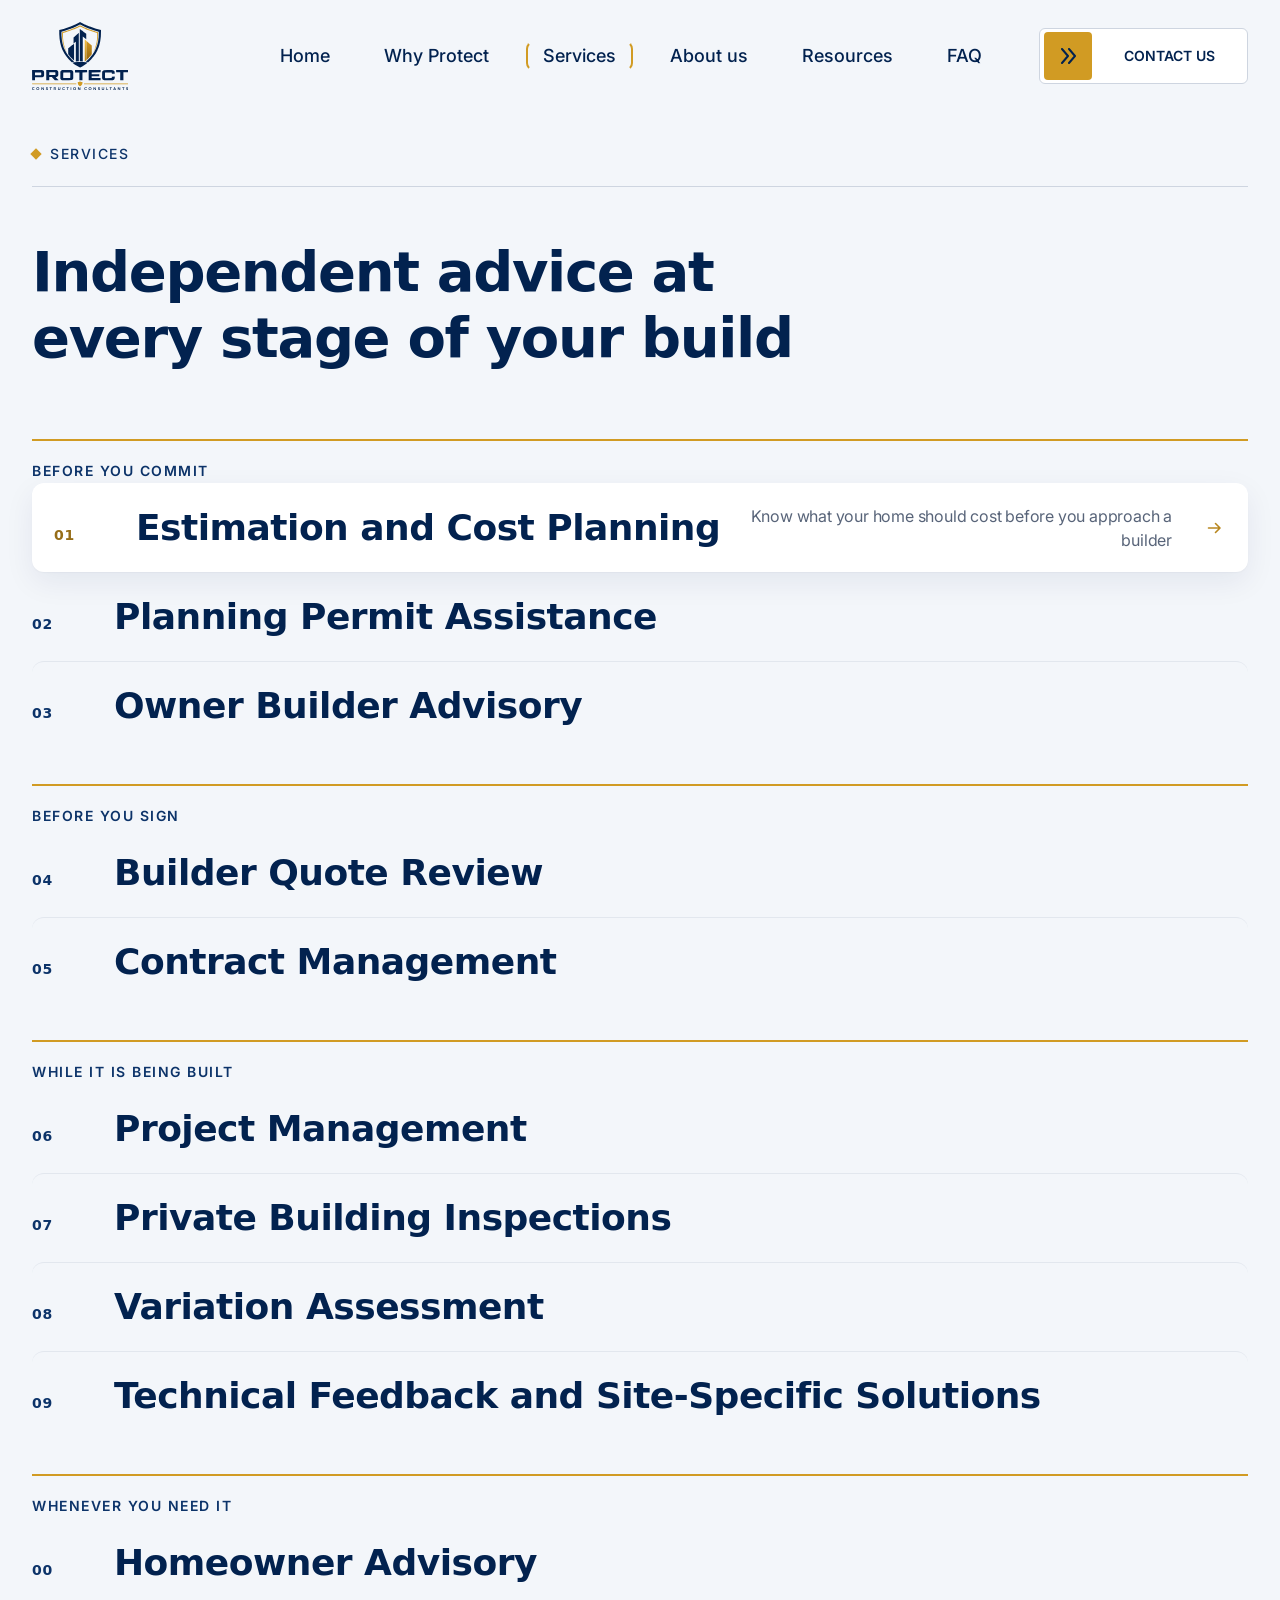
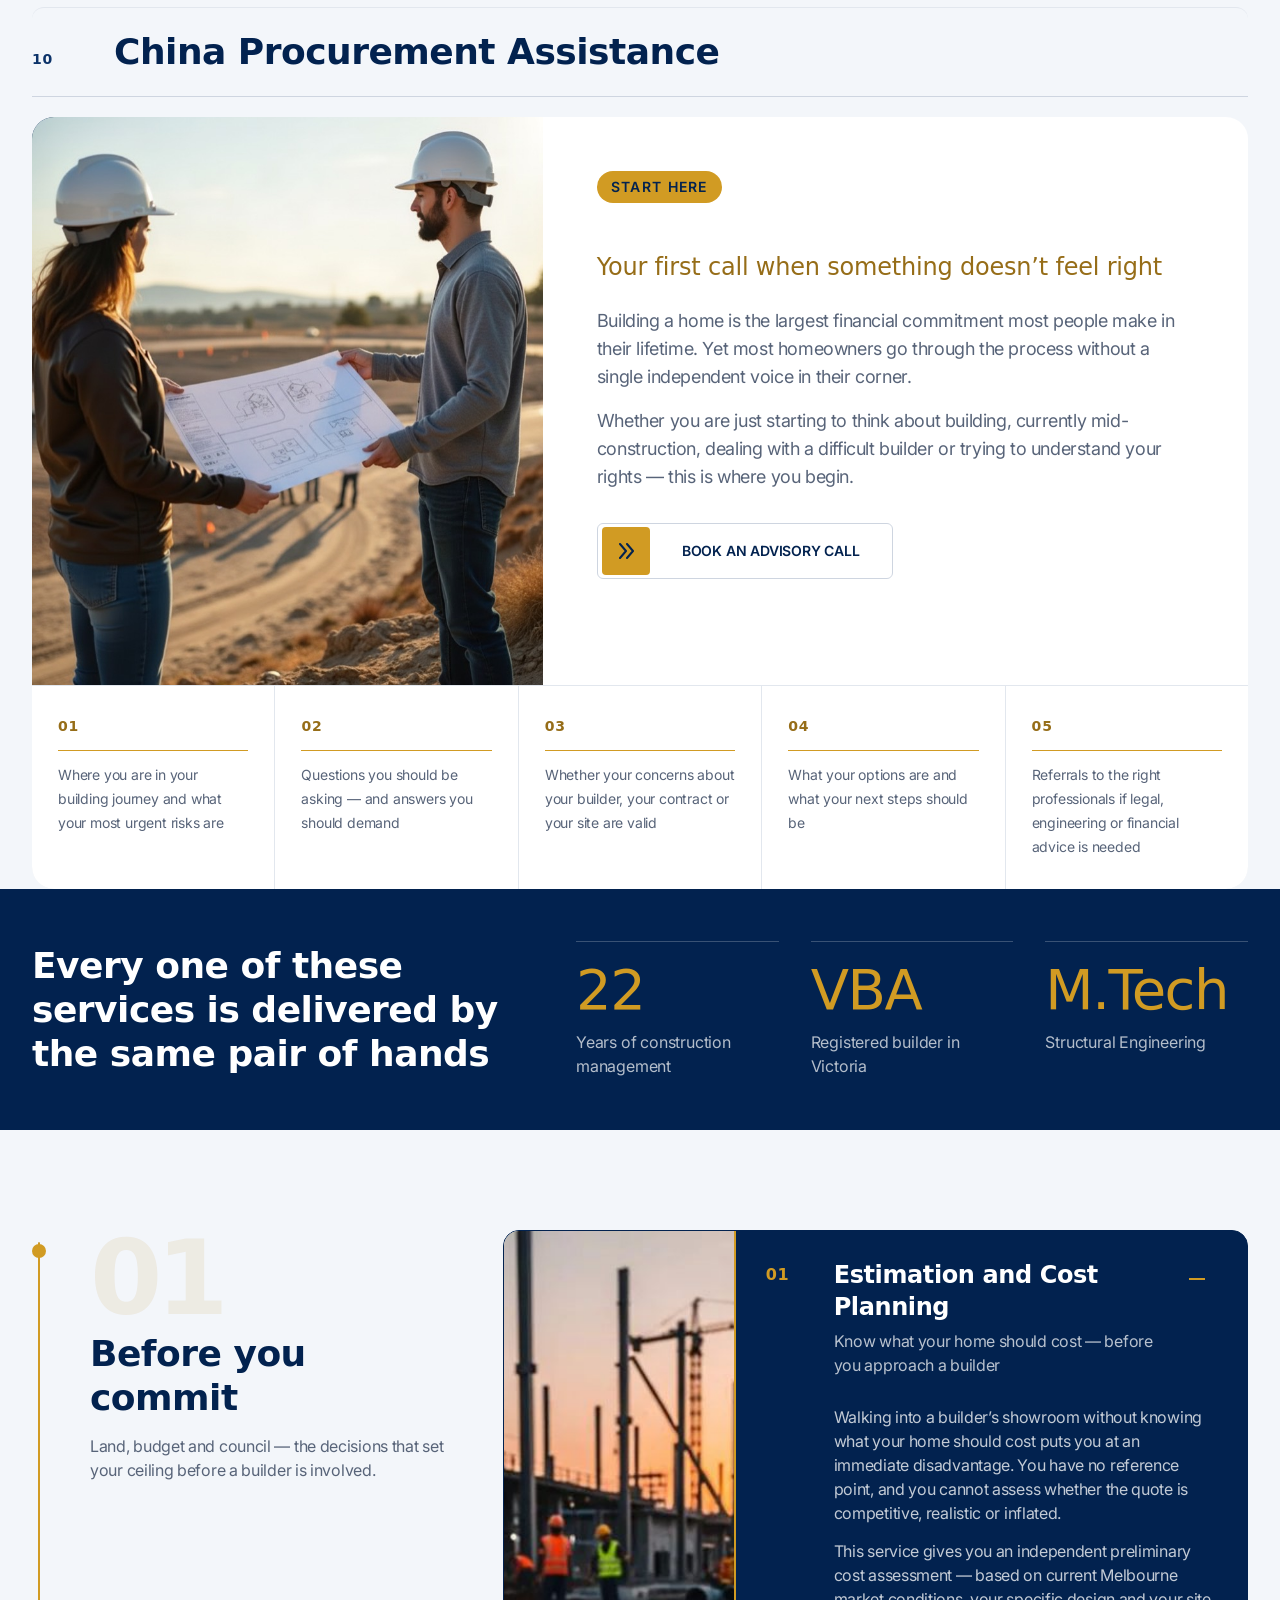
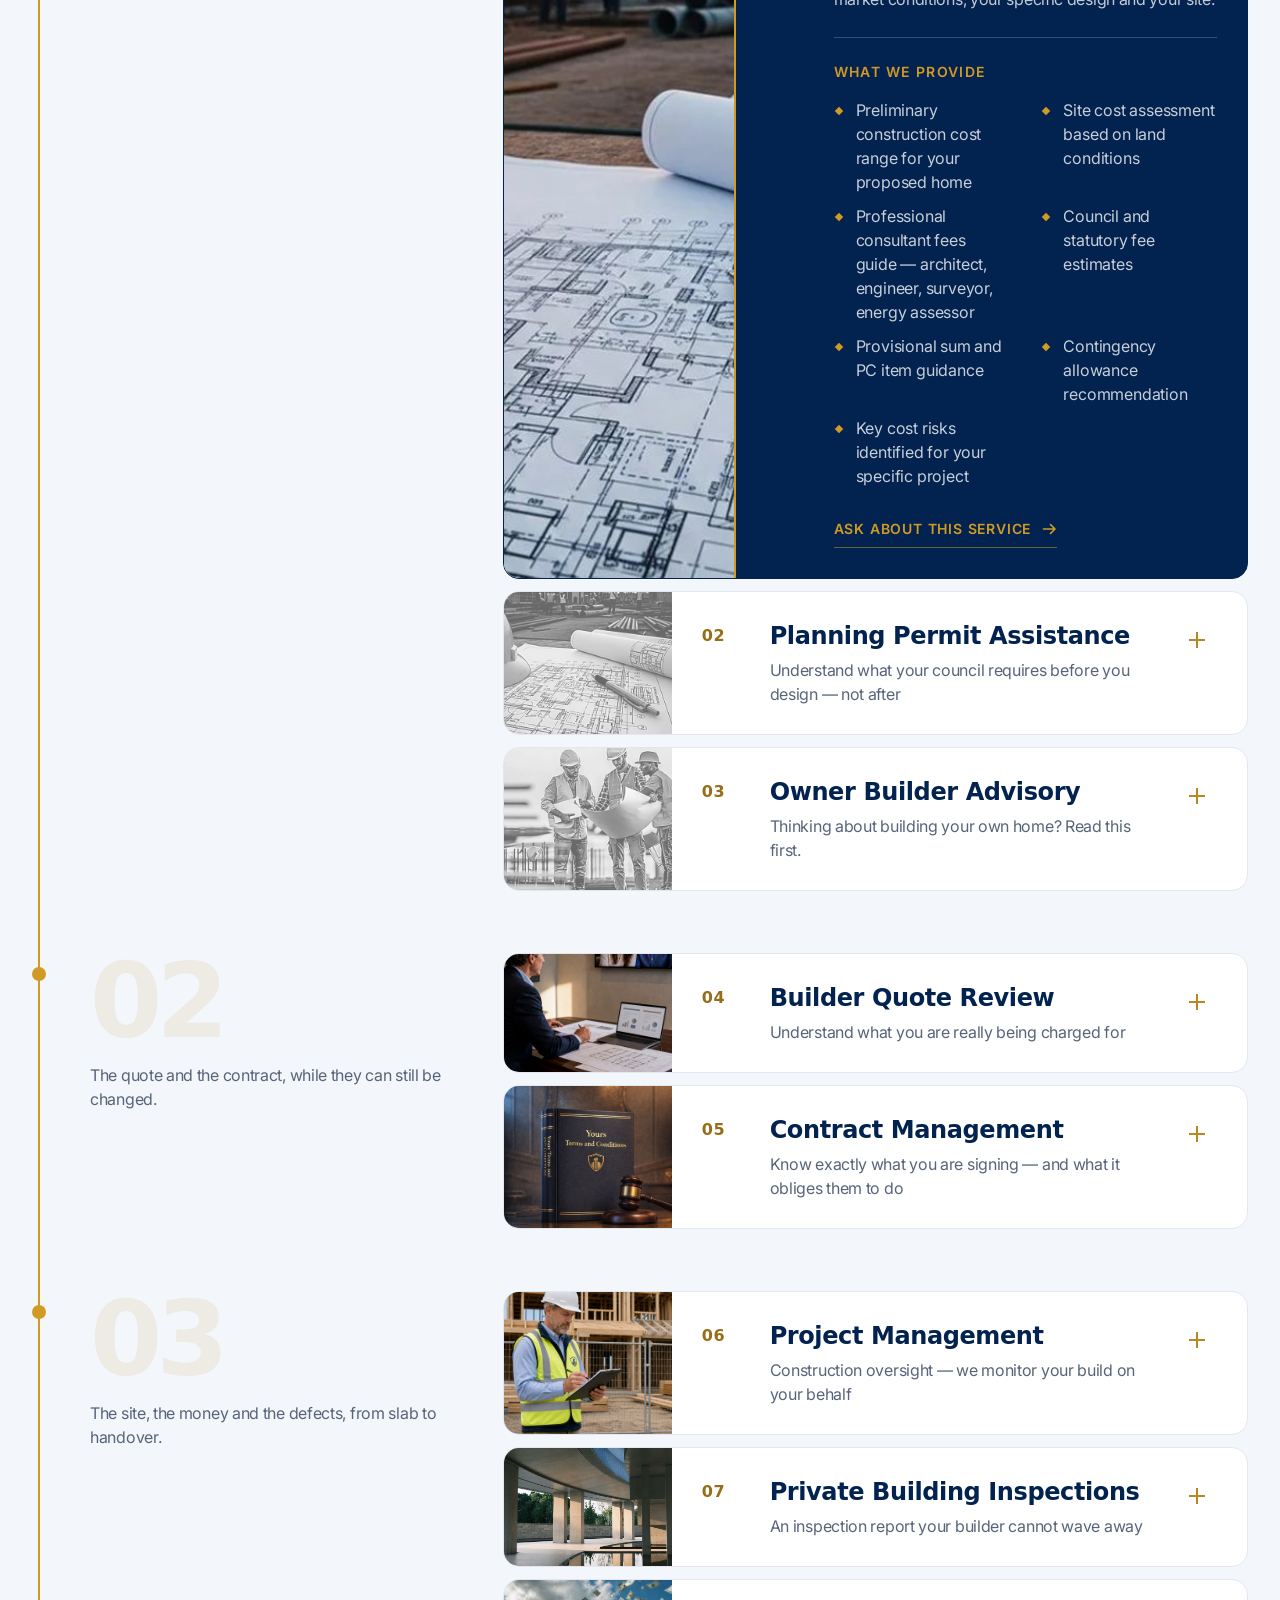
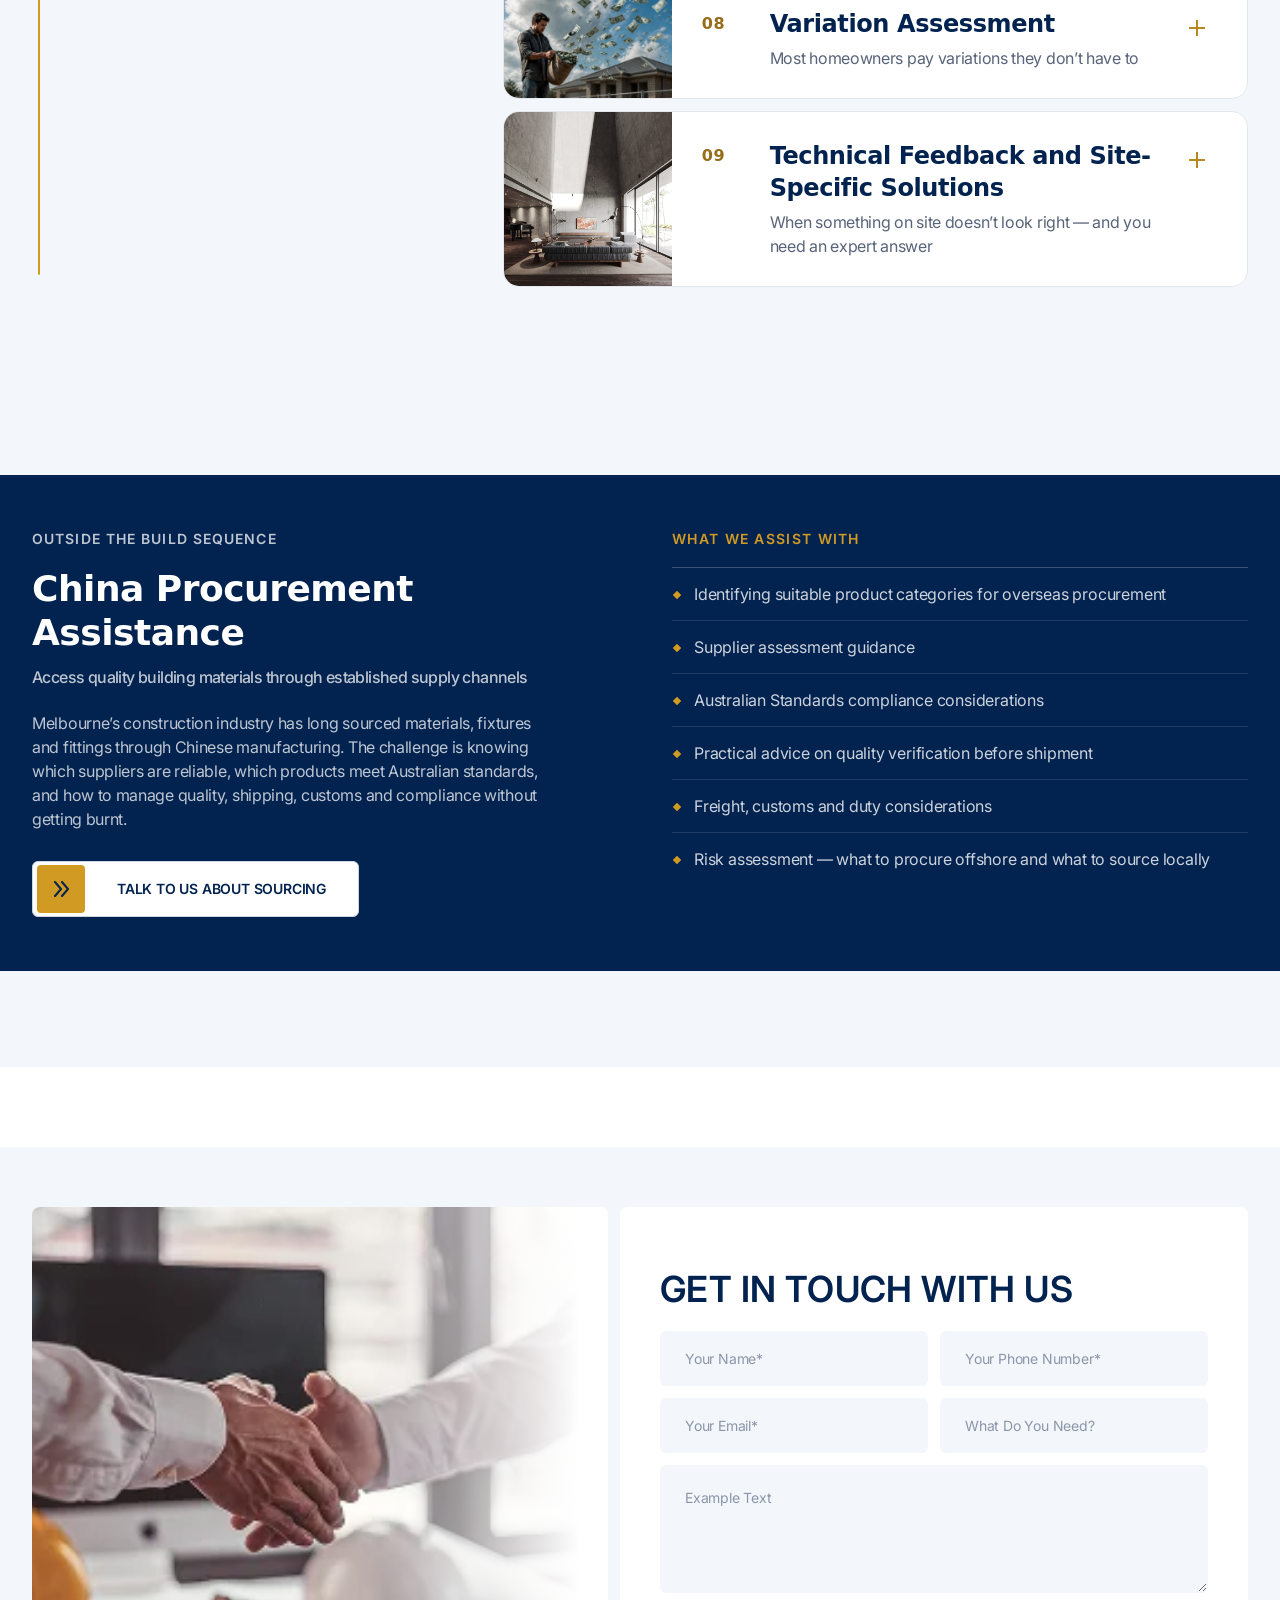
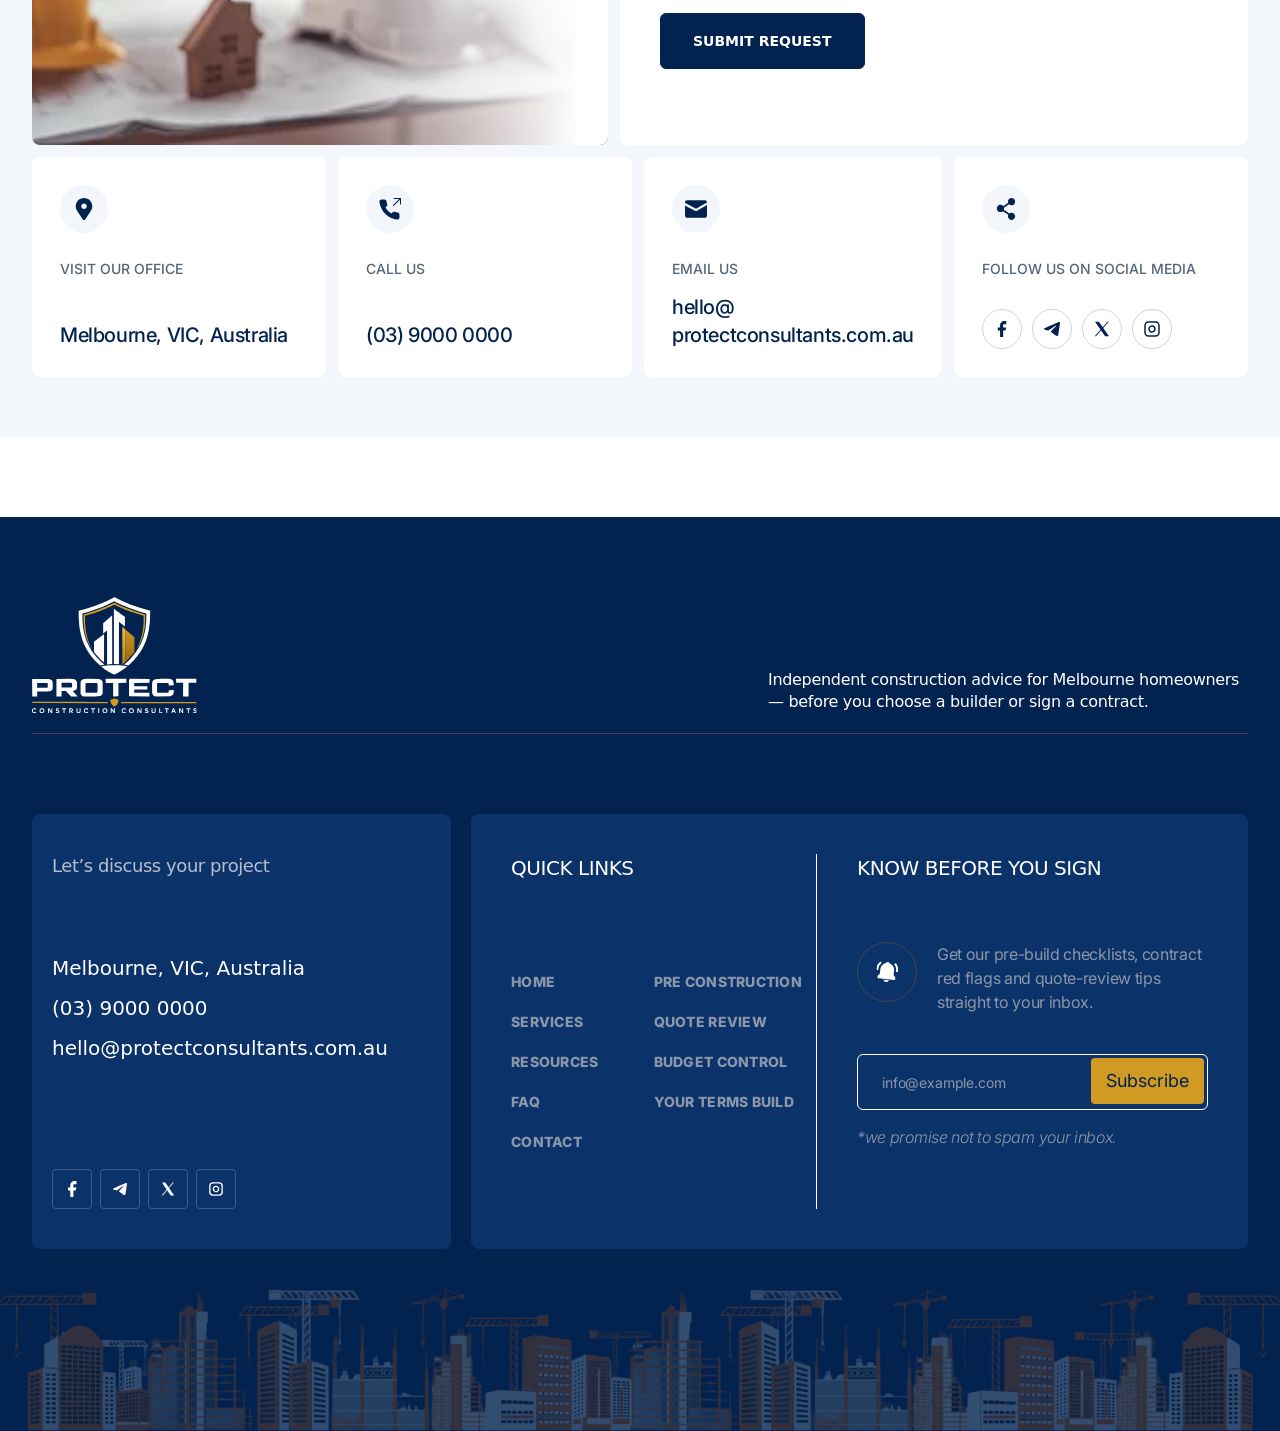
<file: services.html>
<!DOCTYPE html>
<html lang="en">
<head>
<meta charset="utf-8">
<meta name="viewport" content="width=device-width, initial-scale=1">
<title>Services — Protect Construction Consultants</title>
<meta name="description" content="Independent construction advice at every stage of your build — cost planning, quote review, contract management, inspections and project management for Melbourne homeowners.">
<link rel="icon" href="assets/img/favicon.png" sizes="64x64">
<link rel="icon" href="assets/img/logo-protect-mark.svg" type="image/svg+xml">
<link rel="apple-touch-icon" href="assets/img/apple-touch-icon.png">
<link rel="preconnect" href="https://api.fontshare.com">
<link rel="preconnect" href="https://cdn.fontshare.com" crossorigin>
<link rel="preconnect" href="https://fonts.googleapis.com">
<link rel="preconnect" href="https://fonts.gstatic.com" crossorigin>
<link rel="stylesheet" href="https://api.fontshare.com/v2/css?f%5B%5D=general-sans@400,500,600,700&display=swap">
<link rel="stylesheet" href="https://fonts.googleapis.com/css2?family=Inter:ital,opsz,wght@0,14..32,100..900;1,14..32,100..900&display=swap">
<link rel="stylesheet" href="https://cdn.jsdelivr.net/npm/bootstrap@5.3.8/dist/css/bootstrap.min.css">
<link rel="stylesheet" href="https://cdn.jsdelivr.net/npm/aos@2.3.4/dist/aos.css">
<link rel="stylesheet" href="css/globals.css">
<link rel="stylesheet" href="css/layout.css">
<link rel="stylesheet" href="css/services.css">
</head>
<body class="page-services">
<div class="page-wrapper">

<!-- ===== HEADER (shared) — move "is-current" to this page's link ===== -->
<header class="site-header">
  <div class="site-header__inner">
    <a class="site-header__brand" href="index.html" aria-label="Protect Construction Consultants — home">
      <img class="site-header__logo" src="assets/img/logo-protect-navy.svg" alt="Protect Construction Consultants" width="96" height="68">
    </a>
    <div class="site-header__right">
      <nav class="site-nav" aria-label="Primary">
        <a class="site-nav__link" href="index.html">Home</a>
        <a class="site-nav__link" href="why-protect.html">Why Protect</a>
        <a class="site-nav__link" href="services.html">Services</a>
        <a class="site-nav__link" href="about-us.html">About us</a>
        <a class="site-nav__link" href="resources.html">Resources</a>
        <a class="site-nav__link" href="faq.html">FAQ</a>
      </nav>
      <a class="p-btn" href="#contact">
        <span class="p-btn__icon">
          <img src="assets/img/icon-arrows-navy.svg" alt="" width="16" height="16">
          <img src="assets/img/icon-arrows-navy.svg" alt="" aria-hidden="true" width="16" height="16">
        </span>
        <span class="p-btn__text">Contact us</span>
      </a>
      <button class="site-header__burger" type="button" data-nav-toggle aria-label="Open menu" aria-expanded="false">
        <span></span><span></span><span></span>
      </button>
    </div>
  </div>
</header>

<div class="nav-panel" data-nav-panel>
  <div class="nav-panel__inner">
    <button class="nav-panel__close" type="button" data-nav-close aria-label="Close menu">
      <svg viewBox="0 0 20 20" fill="none" xmlns="http://www.w3.org/2000/svg"><path d="M4 4l12 12M16 4L4 16" stroke="currentColor" stroke-width="2" stroke-linecap="round"/></svg>
    </button>
    <nav class="nav-panel__menu" aria-label="Mobile">
      <a href="index.html">Home</a>
      <a href="why-protect.html">Why Protect</a>
      <a href="services.html">Services</a>
      <a href="about-us.html">About us</a>
      <a href="resources.html">Resources</a>
      <a href="faq.html">FAQ</a>
    </nav>
    <a class="p-btn" href="#contact" data-nav-close>
      <span class="p-btn__icon">
        <img src="assets/img/icon-arrows-navy.svg" alt="" width="16" height="16">
        <img src="assets/img/icon-arrows-navy.svg" alt="" aria-hidden="true" width="16" height="16">
      </span>
      <span class="p-btn__text">Contact us</span>
    </a>
  </div>
</div>
<!-- ===== /HEADER ===== -->

<main>

  <!-- ===== HERO + SERVICE INDEX (Figma 3:1996) ===== -->
  <section class="sv-hero section">
    <div class="wrap">
      <p class="sv-eyebrow"><span class="sv-eyebrow__mark" aria-hidden="true"></span>Services</p>
      <h1 class="sv-hero__title" data-reveal="lines">Independent advice at every stage of your build</h1>
      <nav class="sv-idx" aria-label="All services" data-idx>
        <ol class="sv-idx__list">
          <li class="sv-idx__group">
            <p class="sv-idx__label">Before you commit</p>
            <ol class="sv-idx__rows">
              <li class="sv-idx__item">
                <a class="sv-idx__link is-active" href="#budget-control" data-idx-link data-preview="assets/img/services-preview-estimation.jpg">
                  <span class="sv-idx__num">01</span>
                  <span class="sv-idx__title">Estimation and Cost Planning</span>
                  <span class="sv-idx__desc">Know what your home should cost before you approach a builder</span>
                  <svg class="sv-idx__icon" viewBox="0 0 16 16" fill="none" aria-hidden="true"><path d="M2.5 8h11M9.5 3.5 14 8l-4.5 4.5" stroke="currentColor" stroke-width="1.6" stroke-linecap="round" stroke-linejoin="round"/></svg>
                </a>
              </li>
              <li class="sv-idx__item">
                <a class="sv-idx__link" href="#planning-permit-assistance" data-idx-link data-preview="assets/img/services-planning-permit.jpg">
                  <span class="sv-idx__num">02</span>
                  <span class="sv-idx__title">Planning Permit Assistance</span>
                  <span class="sv-idx__desc">Understand what your council requires before you design — not after</span>
                  <svg class="sv-idx__icon" viewBox="0 0 16 16" fill="none" aria-hidden="true"><path d="M2.5 8h11M9.5 3.5 14 8l-4.5 4.5" stroke="currentColor" stroke-width="1.6" stroke-linecap="round" stroke-linejoin="round"/></svg>
                </a>
              </li>
              <li class="sv-idx__item">
                <a class="sv-idx__link" href="#owner-builder-advisory" data-idx-link data-preview="assets/img/services-owner-builder.jpg">
                  <span class="sv-idx__num">03</span>
                  <span class="sv-idx__title">Owner Builder Advisory</span>
                  <span class="sv-idx__desc">Thinking about building your own home? Read this first.</span>
                  <svg class="sv-idx__icon" viewBox="0 0 16 16" fill="none" aria-hidden="true"><path d="M2.5 8h11M9.5 3.5 14 8l-4.5 4.5" stroke="currentColor" stroke-width="1.6" stroke-linecap="round" stroke-linejoin="round"/></svg>
                </a>
              </li>
            </ol>
          </li>
          <li class="sv-idx__group">
            <p class="sv-idx__label">Before you sign</p>
            <ol class="sv-idx__rows">
              <li class="sv-idx__item">
                <a class="sv-idx__link" href="#quote-review" data-idx-link data-preview="assets/img/services-quote-review.jpg">
                  <span class="sv-idx__num">04</span>
                  <span class="sv-idx__title">Builder Quote Review</span>
                  <span class="sv-idx__desc">Understand what you are really being charged for</span>
                  <svg class="sv-idx__icon" viewBox="0 0 16 16" fill="none" aria-hidden="true"><path d="M2.5 8h11M9.5 3.5 14 8l-4.5 4.5" stroke="currentColor" stroke-width="1.6" stroke-linecap="round" stroke-linejoin="round"/></svg>
                </a>
              </li>
              <li class="sv-idx__item">
                <a class="sv-idx__link" href="#your-terms-build" data-idx-link data-preview="assets/img/services-contract.jpg">
                  <span class="sv-idx__num">05</span>
                  <span class="sv-idx__title">Contract Management</span>
                  <span class="sv-idx__desc">Know exactly what you are signing — and what it obliges them to do</span>
                  <svg class="sv-idx__icon" viewBox="0 0 16 16" fill="none" aria-hidden="true"><path d="M2.5 8h11M9.5 3.5 14 8l-4.5 4.5" stroke="currentColor" stroke-width="1.6" stroke-linecap="round" stroke-linejoin="round"/></svg>
                </a>
              </li>
            </ol>
          </li>
          <li class="sv-idx__group">
            <p class="sv-idx__label">While it is being built</p>
            <ol class="sv-idx__rows">
              <li class="sv-idx__item">
                <a class="sv-idx__link" href="#builder-reporting" data-idx-link data-preview="assets/img/services-project-management.jpg">
                  <span class="sv-idx__num">06</span>
                  <span class="sv-idx__title">Project Management</span>
                  <span class="sv-idx__desc">Construction oversight — we monitor your build on your behalf</span>
                  <svg class="sv-idx__icon" viewBox="0 0 16 16" fill="none" aria-hidden="true"><path d="M2.5 8h11M9.5 3.5 14 8l-4.5 4.5" stroke="currentColor" stroke-width="1.6" stroke-linecap="round" stroke-linejoin="round"/></svg>
                </a>
              </li>
              <li class="sv-idx__item">
                <a class="sv-idx__link" href="#private-building-inspections" data-idx-link data-preview="assets/img/services-inspections.jpg">
                  <span class="sv-idx__num">07</span>
                  <span class="sv-idx__title">Private Building Inspections</span>
                  <span class="sv-idx__desc">An inspection report your builder cannot wave away</span>
                  <svg class="sv-idx__icon" viewBox="0 0 16 16" fill="none" aria-hidden="true"><path d="M2.5 8h11M9.5 3.5 14 8l-4.5 4.5" stroke="currentColor" stroke-width="1.6" stroke-linecap="round" stroke-linejoin="round"/></svg>
                </a>
              </li>
              <li class="sv-idx__item">
                <a class="sv-idx__link" href="#variation-assessment" data-idx-link data-preview="assets/img/services-variations.jpg">
                  <span class="sv-idx__num">08</span>
                  <span class="sv-idx__title">Variation Assessment</span>
                  <span class="sv-idx__desc">Most homeowners pay variations they don’t have to</span>
                  <svg class="sv-idx__icon" viewBox="0 0 16 16" fill="none" aria-hidden="true"><path d="M2.5 8h11M9.5 3.5 14 8l-4.5 4.5" stroke="currentColor" stroke-width="1.6" stroke-linecap="round" stroke-linejoin="round"/></svg>
                </a>
              </li>
              <li class="sv-idx__item">
                <a class="sv-idx__link" href="#technical-feedback" data-idx-link data-preview="assets/img/services-technical.jpg">
                  <span class="sv-idx__num">09</span>
                  <span class="sv-idx__title">Technical Feedback and Site-Specific Solutions</span>
                  <span class="sv-idx__desc">When something on site doesn’t look right — and you need an expert answer</span>
                  <svg class="sv-idx__icon" viewBox="0 0 16 16" fill="none" aria-hidden="true"><path d="M2.5 8h11M9.5 3.5 14 8l-4.5 4.5" stroke="currentColor" stroke-width="1.6" stroke-linecap="round" stroke-linejoin="round"/></svg>
                </a>
              </li>
            </ol>
          </li>
          <li class="sv-idx__group">
            <p class="sv-idx__label">Whenever you need it</p>
            <ol class="sv-idx__rows">
              <li class="sv-idx__item">
                <a class="sv-idx__link" href="#homeowner-advisory" data-idx-link data-preview="assets/img/services-start-here.jpg">
                  <span class="sv-idx__num">00</span>
                  <span class="sv-idx__title">Homeowner Advisory</span>
                  <span class="sv-idx__desc">Your first call when something doesn’t feel right</span>
                  <svg class="sv-idx__icon" viewBox="0 0 16 16" fill="none" aria-hidden="true"><path d="M2.5 8h11M9.5 3.5 14 8l-4.5 4.5" stroke="currentColor" stroke-width="1.6" stroke-linecap="round" stroke-linejoin="round"/></svg>
                </a>
              </li>
              <li class="sv-idx__item">
                <a class="sv-idx__link" href="#china-procurement" data-idx-link>
                  <span class="sv-idx__num">10</span>
                  <span class="sv-idx__title">China Procurement Assistance</span>
                  <span class="sv-idx__desc">Access quality building materials through established supply channels</span>
                  <svg class="sv-idx__icon" viewBox="0 0 16 16" fill="none" aria-hidden="true"><path d="M2.5 8h11M9.5 3.5 14 8l-4.5 4.5" stroke="currentColor" stroke-width="1.6" stroke-linecap="round" stroke-linejoin="round"/></svg>
                </a>
              </li>
            </ol>
          </li>
        </ol>
        <div class="sv-idx__preview" aria-hidden="true" data-idx-preview><img src="assets/img/services-preview-estimation.jpg" alt=""></div>
      </nav>
    </div>
  </section>

  <!-- ===== START HERE / HOMEOWNER ADVISORY (Figma 3:2068) ===== -->
  <section class="sv-start section" id="homeowner-advisory">
    <div class="wrap">
      <div class="sv-start__card">
        <div class="sv-start__top">
          <figure class="sv-start__media">
            <img src="assets/img/services-start-here.jpg" alt="Two homeowners going through plans on a vacant Melbourne block" loading="lazy">
          </figure>
          <div class="sv-start__content">
            <p class="sv-pill">Start here</p>
            <h2 class="sv-start__title" data-reveal="lines">Your first call when something doesn’t feel right</h2>
            <div class="sv-start__copy" data-aos="fade-up">
              <p>Building a home is the largest financial commitment most people make in their lifetime. Yet most homeowners go through the process without a single independent voice in their corner.</p>
              <p>Whether you are just starting to think about building, currently mid-construction, dealing with a difficult builder or trying to understand your rights — this is where you begin.</p>
            </div>
            <div class="sv-start__cta" data-aos="fade-up">
          <a class="p-btn sv-btn " href="#contact">
            <span class="p-btn__icon">
              <img src="assets/img/icon-arrows-navy.svg" alt="" width="16" height="16">
              <img src="assets/img/icon-arrows-navy.svg" alt="" aria-hidden="true" width="16" height="16">
            </span>
            <span class="p-btn__text">Book an advisory call</span>
          </a>
            </div>
          </div>
        </div>
        <ol class="sv-start__steps" data-reveal-group>
          <li><span class="sv-start__step-num">01</span><p>Where you are in your building journey and what your most urgent risks are</p></li>
          <li><span class="sv-start__step-num">02</span><p>Questions you should be asking — and answers you should demand</p></li>
          <li><span class="sv-start__step-num">03</span><p>Whether your concerns about your builder, your contract or your site are valid</p></li>
          <li><span class="sv-start__step-num">04</span><p>What your options are and what your next steps should be</p></li>
          <li><span class="sv-start__step-num">05</span><p>Referrals to the right professionals if legal, engineering or financial advice is needed</p></li>
        </ol>
      </div>
    </div>
  </section>

  <!-- ===== SAME PAIR OF HANDS (Figma 3:2121) ===== -->
  <section class="sv-stats">
    <div class="sv-stats__inner">
      <h2 class="sv-stats__title" data-reveal="lines">Every one of these services is delivered by the same pair of hands</h2>
      <dl class="sv-stats__list" data-reveal-group>
        <div><dt data-count="23">23</dt><dd>Years of construction management</dd></div>
        <div><dt>VBA</dt><dd>Registered builder in Victoria</dd></div>
        <div><dt>M.Tech</dt><dd>Structural Engineering</dd></div>
      </dl>
    </div>
  </section>

  <!-- ===== SERVICE DETAIL, BY STAGE (Figma 3:2422) ===== -->
  <section class="sv-stages section" aria-label="Services by stage">
    <div class="wrap">
      <div class="sv-stages__inner" data-stages>
        <span class="sv-stages__rail" aria-hidden="true"><span class="sv-stages__fill" data-stages-fill></span></span>

      <div class="sv-stage" id="pre-construction" data-stage>
        <span class="sv-stage__dot" aria-hidden="true"></span>
        <div class="sv-stage__intro">
          <p class="sv-stage__num" aria-hidden="true">01</p>
          <h2 class="sv-stage__title" data-reveal="lines">Before you commit</h2>
          <p class="sv-stage__text" data-reveal="lines">Land, budget and council — the decisions that set your ceiling before a builder is involved.</p>
        </div>
        <ul class="sv-stage__list" data-reveal-group>
          <li class="sv-card is-open" id="budget-control" data-card-acc>
            <div class="sv-card__media"><img src="assets/img/services-estimation.jpg" alt="" loading="lazy"></div>
            <div class="sv-card__main">
              <button class="sv-card__head" type="button" aria-expanded="true" aria-controls="budget-control-body">
                <span class="sv-card__num">01</span>
                <span class="sv-card__text">
                  <span class="sv-card__title">Estimation and Cost Planning</span>
                  <span class="sv-card__sum">Know what your home should cost — before you approach a builder</span>
                </span>
                <span class="sv-card__toggle" aria-hidden="true"><i></i><i></i></span>
              </button>
              <div class="sv-card__body" id="budget-control-body" role="region" aria-label="Estimation and Cost Planning">
                <div class="sv-card__body-inner">
                <div class="sv-card__copy">
                  <p>Walking into a builder’s showroom without knowing what your home should cost puts you at an immediate disadvantage. You have no reference point, and you cannot assess whether the quote is competitive, realistic or inflated.</p>
                  <p>This service gives you an independent preliminary cost assessment — based on current Melbourne market conditions, your specific design and your site.</p>
                </div>
                <p class="sv-card__label">What we provide</p>
                <ul class="sv-card__list">
                  <li>Preliminary construction cost range for your proposed home</li>
                  <li>Site cost assessment based on land conditions</li>
                  <li>Professional consultant fees guide — architect, engineer, surveyor, energy assessor</li>
                  <li>Council and statutory fee estimates</li>
                  <li>Provisional sum and PC item guidance</li>
                  <li>Contingency allowance recommendation</li>
                  <li>Key cost risks identified for your specific project</li>
                </ul>
                <div class="sv-card__cta"><a class="sv-card__ask" href="#contact">Ask about this service <svg class="sv-card__ask-icon" viewBox="0 0 16 16" fill="none" aria-hidden="true"><path d="M2.5 8h11M9.5 3.5 14 8l-4.5 4.5" stroke="currentColor" stroke-width="1.6" stroke-linecap="round" stroke-linejoin="round"/></svg></a></div>
                </div>
              </div>
            </div>
          </li>
          <li class="sv-card" id="planning-permit-assistance" data-card-acc>
            <div class="sv-card__media"><img src="assets/img/services-planning-permit.jpg" alt="" loading="lazy"></div>
            <div class="sv-card__main">
              <button class="sv-card__head" type="button" aria-expanded="false" aria-controls="planning-permit-assistance-body">
                <span class="sv-card__num">02</span>
                <span class="sv-card__text">
                  <span class="sv-card__title">Planning Permit Assistance</span>
                  <span class="sv-card__sum">Understand what your council requires before you design — not after</span>
                </span>
                <span class="sv-card__toggle" aria-hidden="true"><i></i><i></i></span>
              </button>
              <div class="sv-card__body" id="planning-permit-assistance-body" role="region" aria-label="Planning Permit Assistance">
                <div class="sv-card__body-inner">
                <div class="sv-card__cta sv-card__cta--solo"><a class="sv-card__ask" href="#contact">Ask about this service <svg class="sv-card__ask-icon" viewBox="0 0 16 16" fill="none" aria-hidden="true"><path d="M2.5 8h11M9.5 3.5 14 8l-4.5 4.5" stroke="currentColor" stroke-width="1.6" stroke-linecap="round" stroke-linejoin="round"/></svg></a></div>
                </div>
              </div>
            </div>
          </li>
          <li class="sv-card" id="owner-builder-advisory" data-card-acc>
            <div class="sv-card__media"><img src="assets/img/services-owner-builder.jpg" alt="" loading="lazy"></div>
            <div class="sv-card__main">
              <button class="sv-card__head" type="button" aria-expanded="false" aria-controls="owner-builder-advisory-body">
                <span class="sv-card__num">03</span>
                <span class="sv-card__text">
                  <span class="sv-card__title">Owner Builder Advisory</span>
                  <span class="sv-card__sum">Thinking about building your own home? Read this first.</span>
                </span>
                <span class="sv-card__toggle" aria-hidden="true"><i></i><i></i></span>
              </button>
              <div class="sv-card__body" id="owner-builder-advisory-body" role="region" aria-label="Owner Builder Advisory">
                <div class="sv-card__body-inner">
                <div class="sv-card__cta sv-card__cta--solo"><a class="sv-card__ask" href="#contact">Ask about this service <svg class="sv-card__ask-icon" viewBox="0 0 16 16" fill="none" aria-hidden="true"><path d="M2.5 8h11M9.5 3.5 14 8l-4.5 4.5" stroke="currentColor" stroke-width="1.6" stroke-linecap="round" stroke-linejoin="round"/></svg></a></div>
                </div>
              </div>
            </div>
          </li>
        </ul>
      </div>

      <div class="sv-stage" id="before-you-sign" data-stage>
        <span class="sv-stage__dot" aria-hidden="true"></span>
        <div class="sv-stage__intro">
          <p class="sv-stage__num" aria-hidden="true">02</p>
          <h2 class="sv-visually-hidden">Before you sign</h2>
          <p class="sv-stage__text" data-reveal="lines">The quote and the contract, while they can still be changed.</p>
        </div>
        <ul class="sv-stage__list" data-reveal-group>
          <li class="sv-card" id="quote-review" data-card-acc>
            <div class="sv-card__media"><img src="assets/img/services-quote-review.jpg" alt="" loading="lazy"></div>
            <div class="sv-card__main">
              <button class="sv-card__head" type="button" aria-expanded="false" aria-controls="quote-review-body">
                <span class="sv-card__num">04</span>
                <span class="sv-card__text">
                  <span class="sv-card__title">Builder Quote Review</span>
                  <span class="sv-card__sum">Understand what you are really being charged for</span>
                </span>
                <span class="sv-card__toggle" aria-hidden="true"><i></i><i></i></span>
              </button>
              <div class="sv-card__body" id="quote-review-body" role="region" aria-label="Builder Quote Review">
                <div class="sv-card__body-inner">
                <div class="sv-card__cta sv-card__cta--solo"><a class="sv-card__ask" href="#contact">Ask about this service <svg class="sv-card__ask-icon" viewBox="0 0 16 16" fill="none" aria-hidden="true"><path d="M2.5 8h11M9.5 3.5 14 8l-4.5 4.5" stroke="currentColor" stroke-width="1.6" stroke-linecap="round" stroke-linejoin="round"/></svg></a></div>
                </div>
              </div>
            </div>
          </li>
          <li class="sv-card" id="your-terms-build" data-card-acc>
            <div class="sv-card__media"><img src="assets/img/services-contract.jpg" alt="" loading="lazy"></div>
            <div class="sv-card__main">
              <button class="sv-card__head" type="button" aria-expanded="false" aria-controls="your-terms-build-body">
                <span class="sv-card__num">05</span>
                <span class="sv-card__text">
                  <span class="sv-card__title">Contract Management</span>
                  <span class="sv-card__sum">Know exactly what you are signing — and what it obliges them to do</span>
                </span>
                <span class="sv-card__toggle" aria-hidden="true"><i></i><i></i></span>
              </button>
              <div class="sv-card__body" id="your-terms-build-body" role="region" aria-label="Contract Management">
                <div class="sv-card__body-inner">
                <div class="sv-card__cta sv-card__cta--solo"><a class="sv-card__ask" href="#contact">Ask about this service <svg class="sv-card__ask-icon" viewBox="0 0 16 16" fill="none" aria-hidden="true"><path d="M2.5 8h11M9.5 3.5 14 8l-4.5 4.5" stroke="currentColor" stroke-width="1.6" stroke-linecap="round" stroke-linejoin="round"/></svg></a></div>
                </div>
              </div>
            </div>
          </li>
        </ul>
      </div>

      <div class="sv-stage" id="while-it-is-being-built" data-stage>
        <span class="sv-stage__dot" aria-hidden="true"></span>
        <div class="sv-stage__intro">
          <p class="sv-stage__num" aria-hidden="true">03</p>
          <h2 class="sv-visually-hidden">While it is being built</h2>
          <p class="sv-stage__text" data-reveal="lines">The site, the money and the defects, from slab to handover.</p>
        </div>
        <ul class="sv-stage__list" data-reveal-group>
          <li class="sv-card" id="builder-reporting" data-card-acc>
            <div class="sv-card__media"><img src="assets/img/services-project-management.jpg" alt="" loading="lazy"></div>
            <div class="sv-card__main">
              <button class="sv-card__head" type="button" aria-expanded="false" aria-controls="builder-reporting-body">
                <span class="sv-card__num">06</span>
                <span class="sv-card__text">
                  <span class="sv-card__title">Project Management</span>
                  <span class="sv-card__sum">Construction oversight — we monitor your build on your behalf</span>
                </span>
                <span class="sv-card__toggle" aria-hidden="true"><i></i><i></i></span>
              </button>
              <div class="sv-card__body" id="builder-reporting-body" role="region" aria-label="Project Management">
                <div class="sv-card__body-inner">
                <div class="sv-card__cta sv-card__cta--solo"><a class="sv-card__ask" href="#contact">Ask about this service <svg class="sv-card__ask-icon" viewBox="0 0 16 16" fill="none" aria-hidden="true"><path d="M2.5 8h11M9.5 3.5 14 8l-4.5 4.5" stroke="currentColor" stroke-width="1.6" stroke-linecap="round" stroke-linejoin="round"/></svg></a></div>
                </div>
              </div>
            </div>
          </li>
          <li class="sv-card" id="private-building-inspections" data-card-acc>
            <div class="sv-card__media"><img src="assets/img/services-inspections.jpg" alt="" loading="lazy"></div>
            <div class="sv-card__main">
              <button class="sv-card__head" type="button" aria-expanded="false" aria-controls="private-building-inspections-body">
                <span class="sv-card__num">07</span>
                <span class="sv-card__text">
                  <span class="sv-card__title">Private Building Inspections</span>
                  <span class="sv-card__sum">An inspection report your builder cannot wave away</span>
                </span>
                <span class="sv-card__toggle" aria-hidden="true"><i></i><i></i></span>
              </button>
              <div class="sv-card__body" id="private-building-inspections-body" role="region" aria-label="Private Building Inspections">
                <div class="sv-card__body-inner">
                <div class="sv-card__cta sv-card__cta--solo"><a class="sv-card__ask" href="#contact">Ask about this service <svg class="sv-card__ask-icon" viewBox="0 0 16 16" fill="none" aria-hidden="true"><path d="M2.5 8h11M9.5 3.5 14 8l-4.5 4.5" stroke="currentColor" stroke-width="1.6" stroke-linecap="round" stroke-linejoin="round"/></svg></a></div>
                </div>
              </div>
            </div>
          </li>
          <li class="sv-card" id="variation-assessment" data-card-acc>
            <div class="sv-card__media"><img src="assets/img/services-variations.jpg" alt="" loading="lazy"></div>
            <div class="sv-card__main">
              <button class="sv-card__head" type="button" aria-expanded="false" aria-controls="variation-assessment-body">
                <span class="sv-card__num">08</span>
                <span class="sv-card__text">
                  <span class="sv-card__title">Variation Assessment</span>
                  <span class="sv-card__sum">Most homeowners pay variations they don’t have to</span>
                </span>
                <span class="sv-card__toggle" aria-hidden="true"><i></i><i></i></span>
              </button>
              <div class="sv-card__body" id="variation-assessment-body" role="region" aria-label="Variation Assessment">
                <div class="sv-card__body-inner">
                <div class="sv-card__cta sv-card__cta--solo"><a class="sv-card__ask" href="#contact">Ask about this service <svg class="sv-card__ask-icon" viewBox="0 0 16 16" fill="none" aria-hidden="true"><path d="M2.5 8h11M9.5 3.5 14 8l-4.5 4.5" stroke="currentColor" stroke-width="1.6" stroke-linecap="round" stroke-linejoin="round"/></svg></a></div>
                </div>
              </div>
            </div>
          </li>
          <li class="sv-card" id="technical-feedback" data-card-acc>
            <div class="sv-card__media"><img src="assets/img/services-technical.jpg" alt="" loading="lazy"></div>
            <div class="sv-card__main">
              <button class="sv-card__head" type="button" aria-expanded="false" aria-controls="technical-feedback-body">
                <span class="sv-card__num">09</span>
                <span class="sv-card__text">
                  <span class="sv-card__title">Technical Feedback and Site-Specific Solutions</span>
                  <span class="sv-card__sum">When something on site doesn’t look right — and you need an expert answer</span>
                </span>
                <span class="sv-card__toggle" aria-hidden="true"><i></i><i></i></span>
              </button>
              <div class="sv-card__body" id="technical-feedback-body" role="region" aria-label="Technical Feedback and Site-Specific Solutions">
                <div class="sv-card__body-inner">
                <div class="sv-card__cta sv-card__cta--solo"><a class="sv-card__ask" href="#contact">Ask about this service <svg class="sv-card__ask-icon" viewBox="0 0 16 16" fill="none" aria-hidden="true"><path d="M2.5 8h11M9.5 3.5 14 8l-4.5 4.5" stroke="currentColor" stroke-width="1.6" stroke-linecap="round" stroke-linejoin="round"/></svg></a></div>
                </div>
              </div>
            </div>
          </li>
        </ul>
      </div>
      </div>
    </div>
  </section>

  <!-- ===== CHINA PROCUREMENT (Figma 3:2246) ===== -->
  <section class="sv-china" id="china-procurement">
    <div class="sv-china__panel">
      <div class="sv-china__inner">
        <div class="sv-china__left">
          <p class="sv-china__eyebrow">Outside the build sequence</p>
          <h2 class="sv-china__title" data-reveal="lines">China Procurement Assistance</h2>
          <p class="sv-china__lead" data-aos="fade-up">Access quality building materials through established supply channels</p>
          <p class="sv-china__text" data-aos="fade-up">Melbourne’s construction industry has long sourced materials, fixtures and fittings through Chinese manufacturing. The challenge is knowing which suppliers are reliable, which products meet Australian standards, and how to manage quality, shipping, customs and compliance without getting burnt.</p>
          <div class="sv-china__cta" data-aos="fade-up">
          <a class="p-btn sv-btn " href="#contact">
            <span class="p-btn__icon">
              <img src="assets/img/icon-arrows-navy.svg" alt="" width="16" height="16">
              <img src="assets/img/icon-arrows-navy.svg" alt="" aria-hidden="true" width="16" height="16">
            </span>
            <span class="p-btn__text">Talk to us about sourcing</span>
          </a>
          </div>
        </div>
        <div class="sv-china__right">
          <p class="sv-china__label">What we assist with</p>
          <ul class="sv-china__list" data-reveal-group>
            <li>Identifying suitable product categories for overseas procurement</li>
            <li>Supplier assessment guidance</li>
            <li>Australian Standards compliance considerations</li>
            <li>Practical advice on quality verification before shipment</li>
            <li>Freight, customs and duty considerations</li>
            <li>Risk assessment — what to procure offshore and what to source locally</li>
          </ul>
        </div>
      </div>
    </div>
  </section>
</main>

<!-- ===== CONTACT (shared) ===== -->
<section class="s-contact" id="contact">
  <div class="s-contact__inner">
    <div class="s-contact__top">
      <div class="s-contact__media" aria-hidden="true"></div>
      <div class="s-contact__card">
        <h2 class="s-contact__title" data-reveal="lines">Get in touch with us</h2>
        <form class="s-contact__form" action="#" method="post">
          <div class="s-contact__grid">
            <input class="field" type="text" name="name" placeholder="Your Name*" aria-label="Your name" required>
            <input class="field" type="tel" name="phone" placeholder="Your Phone Number*" aria-label="Your phone number" required>
            <input class="field" type="email" name="email" placeholder="Your Email*" aria-label="Your email" required>
            <input class="field" type="text" name="need" placeholder="What Do You Need?" aria-label="What do you need?">
          </div>
          <textarea class="field" name="message" placeholder="Example Text" aria-label="Message"></textarea>
          <button class="btn-solid" type="submit">Submit Request</button>
        </form>
        <div class="form-done" role="status">Thank you! We will get back to you within one business day.</div>
      </div>
    </div>
    <ul class="s-contact__list">
      <li>
        <a class="contact-card" href="https://maps.google.com/?q=Melbourne,VIC,Australia" target="_blank" rel="noopener">
          <span class="contact-card__icon"><img src="assets/img/icon-contact-office.svg" alt=""></span>
          <span class="contact-card__label">Visit our office</span>
          <span class="contact-card__value">Melbourne, VIC, Australia</span>
        </a>
      </li>
      <li>
        <a class="contact-card" href="tel:+61390000000">
          <span class="contact-card__icon"><img src="assets/img/icon-contact-call.svg" alt=""></span>
          <span class="contact-card__label">Call us</span>
          <span class="contact-card__value">(03) 9000 0000</span>
        </a>
      </li>
      <li>
        <a class="contact-card" href="mailto:hello@protectconsultants.com.au">
          <span class="contact-card__icon"><img src="assets/img/icon-contact-email.svg" alt=""></span>
          <span class="contact-card__label">Email us</span>
          <span class="contact-card__value">hello@<wbr>protectconsultants.com.au</span>
        </a>
      </li>
      <li>
        <div class="contact-card">
          <span class="contact-card__icon"><img src="assets/img/icon-contact-social.svg" alt=""></span>
          <span class="contact-card__label">Follow Us on social media</span>
          <div class="contact-card__social">
            <a href="#" aria-label="Facebook"><img src="assets/img/icon-facebook-navy.svg" alt=""></a>
            <a href="#" aria-label="Telegram"><img src="assets/img/icon-telegram-navy.svg" alt=""></a>
            <a href="#" aria-label="X"><img src="assets/img/icon-x-navy.svg" alt=""></a>
            <a href="#" aria-label="Instagram"><img src="assets/img/icon-instagram-navy.svg" alt=""></a>
          </div>
        </div>
      </li>
    </ul>
  </div>
</section>
<!-- ===== /CONTACT ===== -->

<!-- ===== FOOTER (shared) ===== -->
<footer class="site-footer">
  <div class="site-footer__inner">
    <div class="site-footer__top">
      <a href="index.html" aria-label="Protect Construction Consultants — home">
        <img class="site-footer__logo" src="assets/img/logo-protect-white.svg" alt="Protect Construction Consultants" width="187" height="132">
      </a>
      <p class="site-footer__tagline">Independent construction advice for Melbourne homeowners — before you choose a builder or sign a contract.</p>
    </div>

    <div class="site-footer__cols">
      <div class="site-footer__card site-footer__contact">
        <p class="site-footer__eyebrow">Let’s discuss your project</p>
        <div class="site-footer__contact-links">
          <a href="https://maps.google.com/?q=Melbourne,VIC,Australia" target="_blank" rel="noopener">Melbourne, VIC, Australia</a>
          <a href="tel:+61390000000">(03) 9000 0000</a>
          <a href="mailto:hello@protectconsultants.com.au">hello@protectconsultants.com.au</a>
        </div>
        <div class="site-footer__social">
          <a href="#" aria-label="Facebook"><img src="assets/img/icon-facebook.svg" alt=""></a>
          <a href="#" aria-label="Telegram"><img src="assets/img/icon-telegram.svg" alt=""></a>
          <a href="#" aria-label="X"><img src="assets/img/icon-x.svg" alt=""></a>
          <a href="#" aria-label="Instagram"><img src="assets/img/icon-instagram.svg" alt=""></a>
        </div>
      </div>

      <div class="site-footer__card site-footer__links">
        <div class="site-footer__quick">
          <h2 class="site-footer__heading">Quick Links</h2>
          <div class="site-footer__lists">
            <ul>
              <li><a href="index.html">Home</a></li>
              <li><a href="services.html">Services</a></li>
              <li><a href="resources.html">Resources</a></li>
              <li><a href="faq.html">FAQ</a></li>
              <li><a href="#contact">Contact</a></li>
            </ul>
            <ul>
              <li><a href="services.html#pre-construction">Pre Construction</a></li>
              <li><a href="services.html#quote-review">Quote Review</a></li>
              <li><a href="services.html#budget-control">Budget Control</a></li>
              <li><a href="services.html#your-terms-build">Your Terms Build</a></li>
            </ul>
          </div>
        </div>
        <span class="site-footer__divider" aria-hidden="true"></span>
        <div class="site-footer__news">
          <h2 class="site-footer__heading">Know before you sign</h2>
          <div class="site-footer__news-row">
            <span class="site-footer__ring"><img src="assets/img/icon-ring.svg" alt=""></span>
            <p class="site-footer__news-text">Get our pre-build checklists, contract red flags and quote-review tips straight to your inbox.</p>
          </div>
          <form class="site-footer__form" action="#" method="post">
            <input type="email" name="email" placeholder="info@example.com" aria-label="Your email" required>
            <button type="submit">Subscribe</button>
          </form>
          <div class="form-done" role="status">Thanks — you are on the list.</div>
          <p class="site-footer__note">*we promise not to spam your inbox.</p>
        </div>
      </div>
    </div>
  </div>
  <div class="site-footer__skyline" aria-hidden="true"></div>
</footer>
<!-- ===== /FOOTER ===== -->

</div>

<script src="https://code.jquery.com/jquery-3.7.1.min.js"></script>
<script src="https://cdn.jsdelivr.net/npm/bootstrap@5.3.8/dist/js/bootstrap.bundle.min.js"></script>
<script src="https://cdn.jsdelivr.net/npm/gsap@3.15.0/dist/gsap.min.js"></script>
<script src="https://cdn.jsdelivr.net/npm/aos@2.3.4/dist/aos.js"></script>
<script src="js/main.js"></script>
<script src="js/services.js"></script>
</body>
</html>
</file>
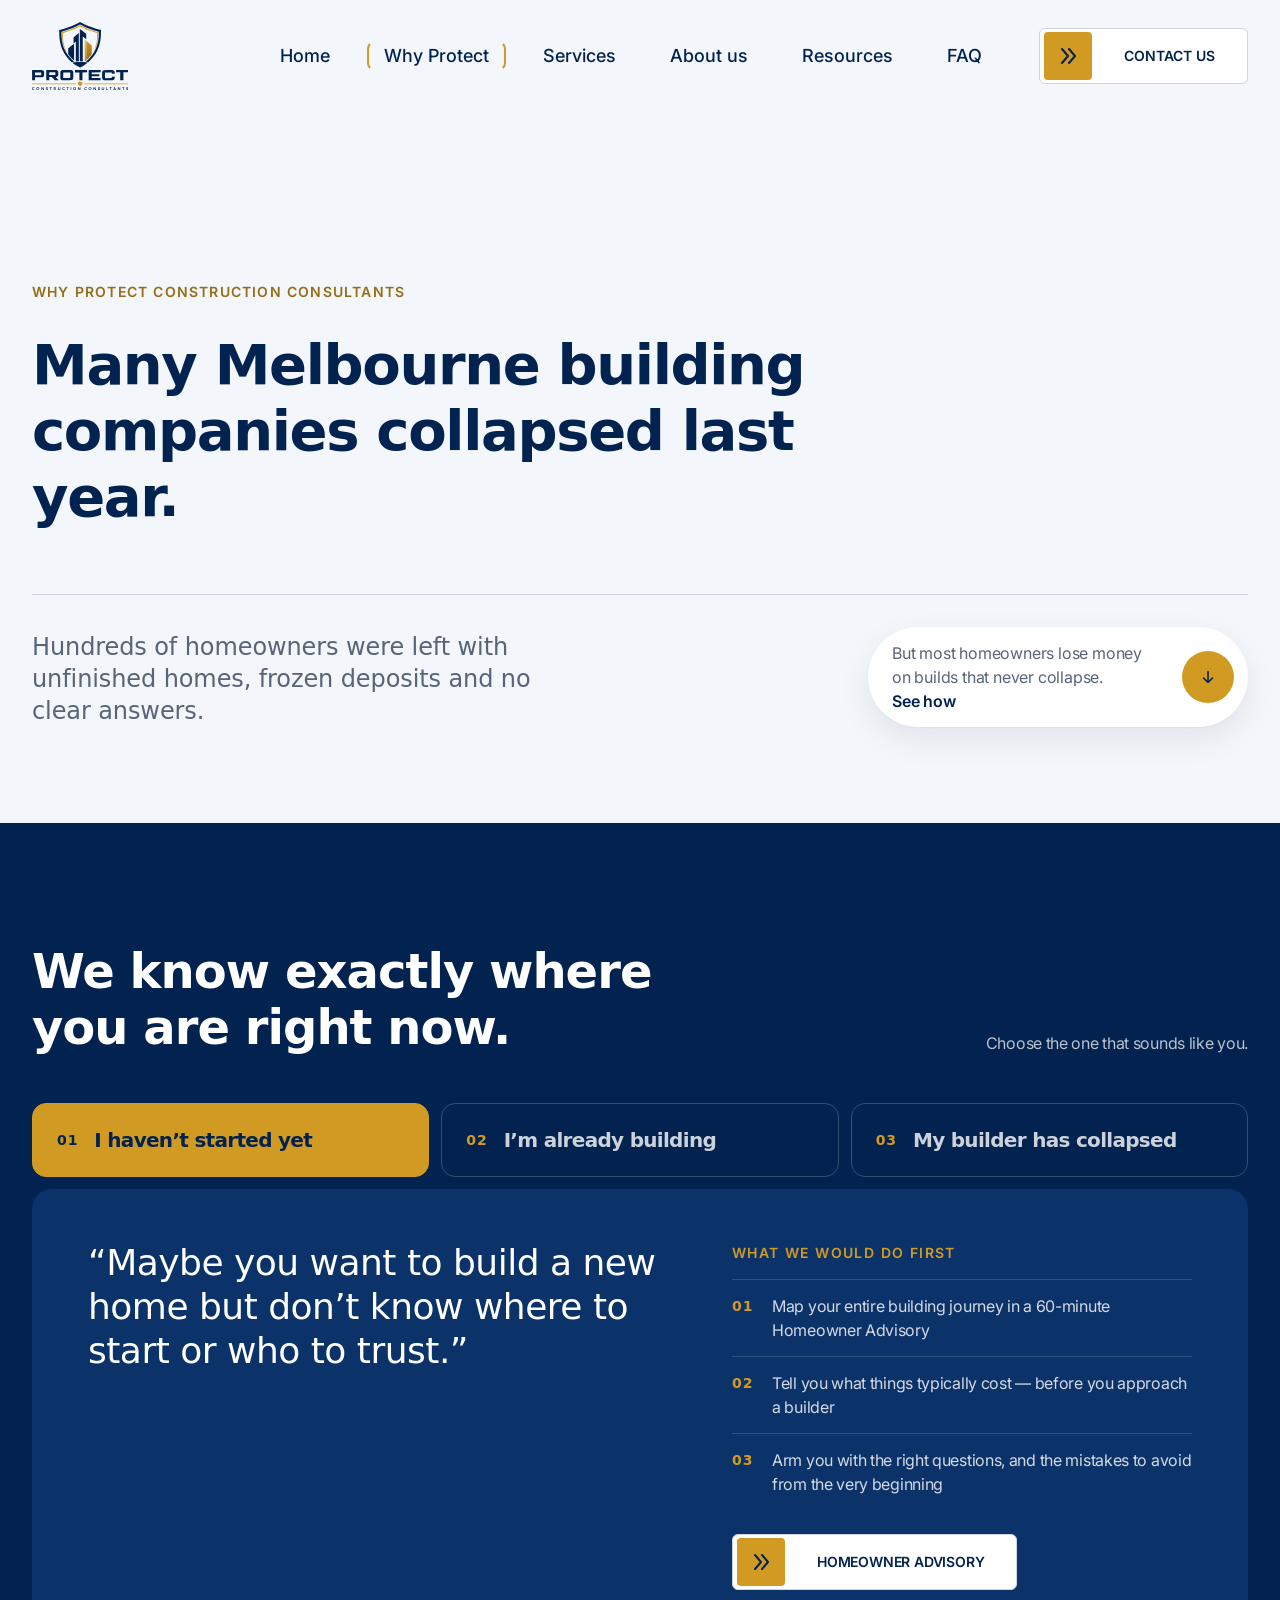
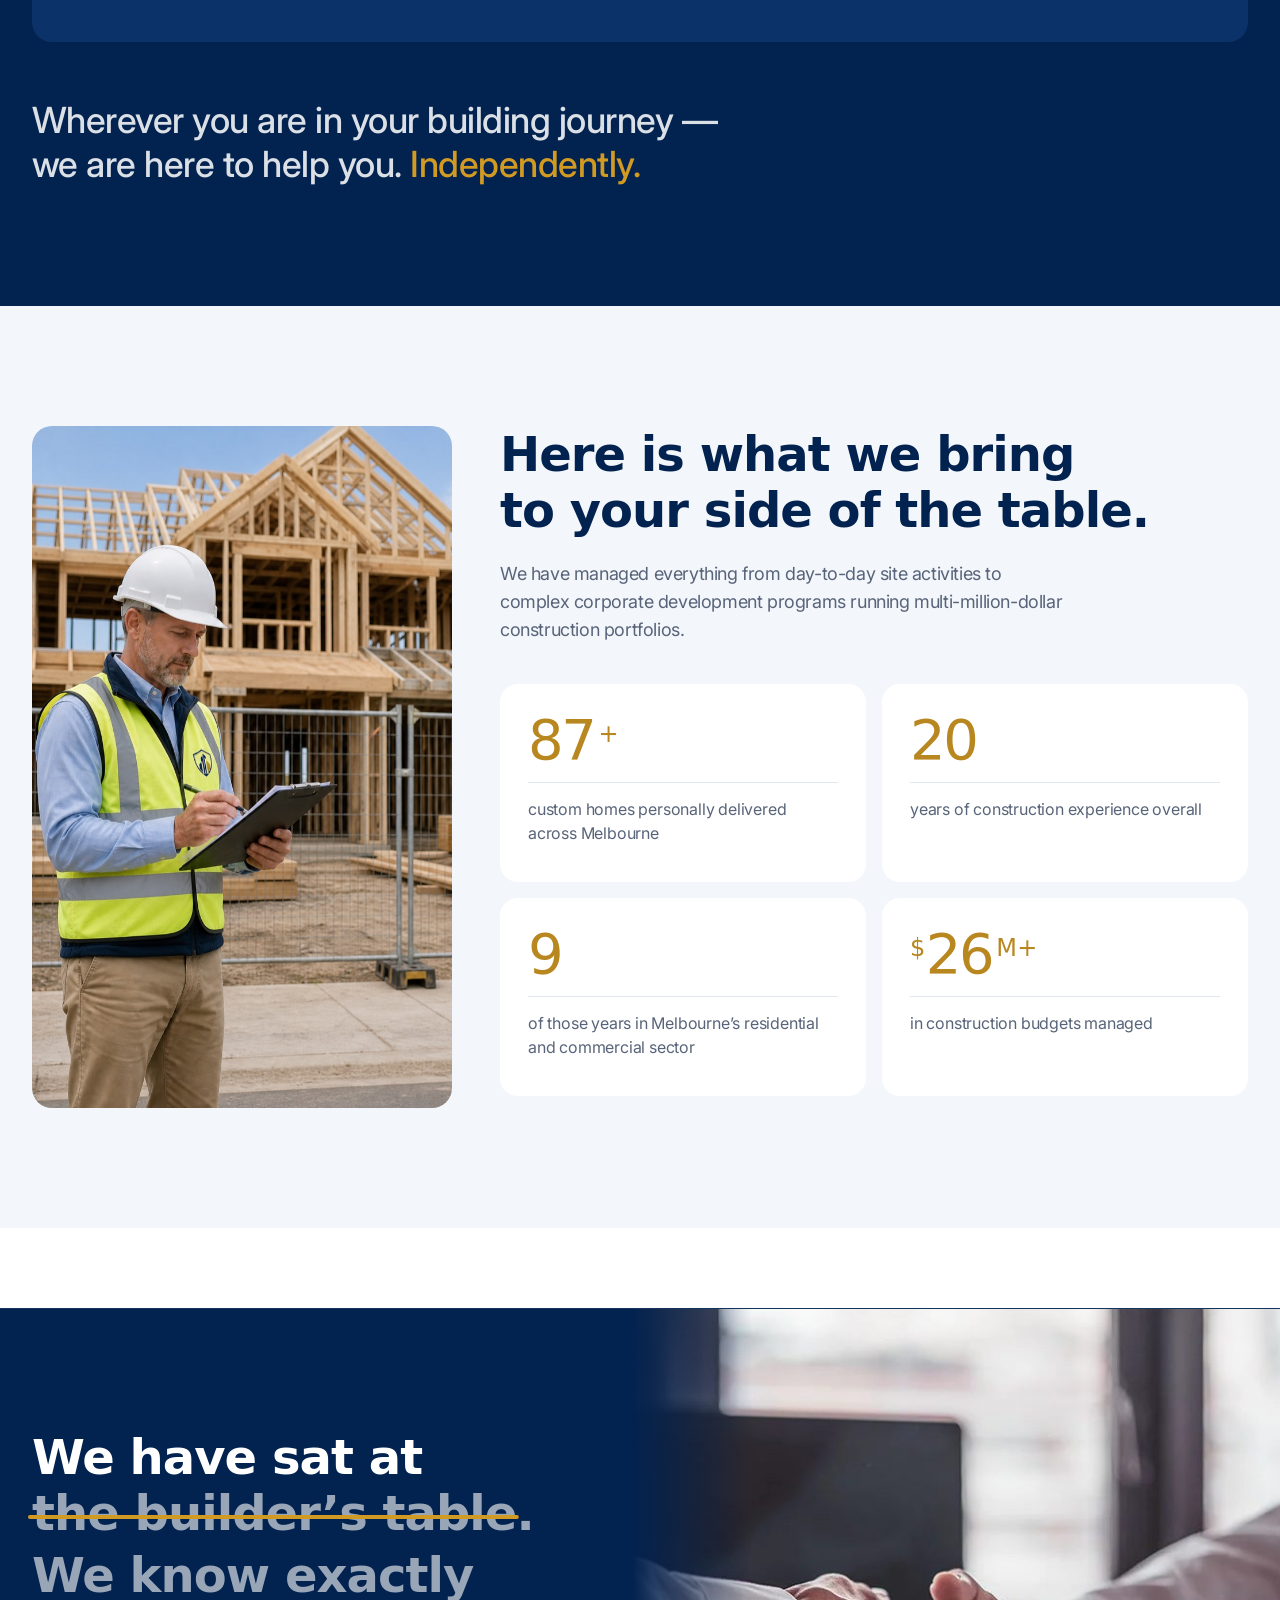
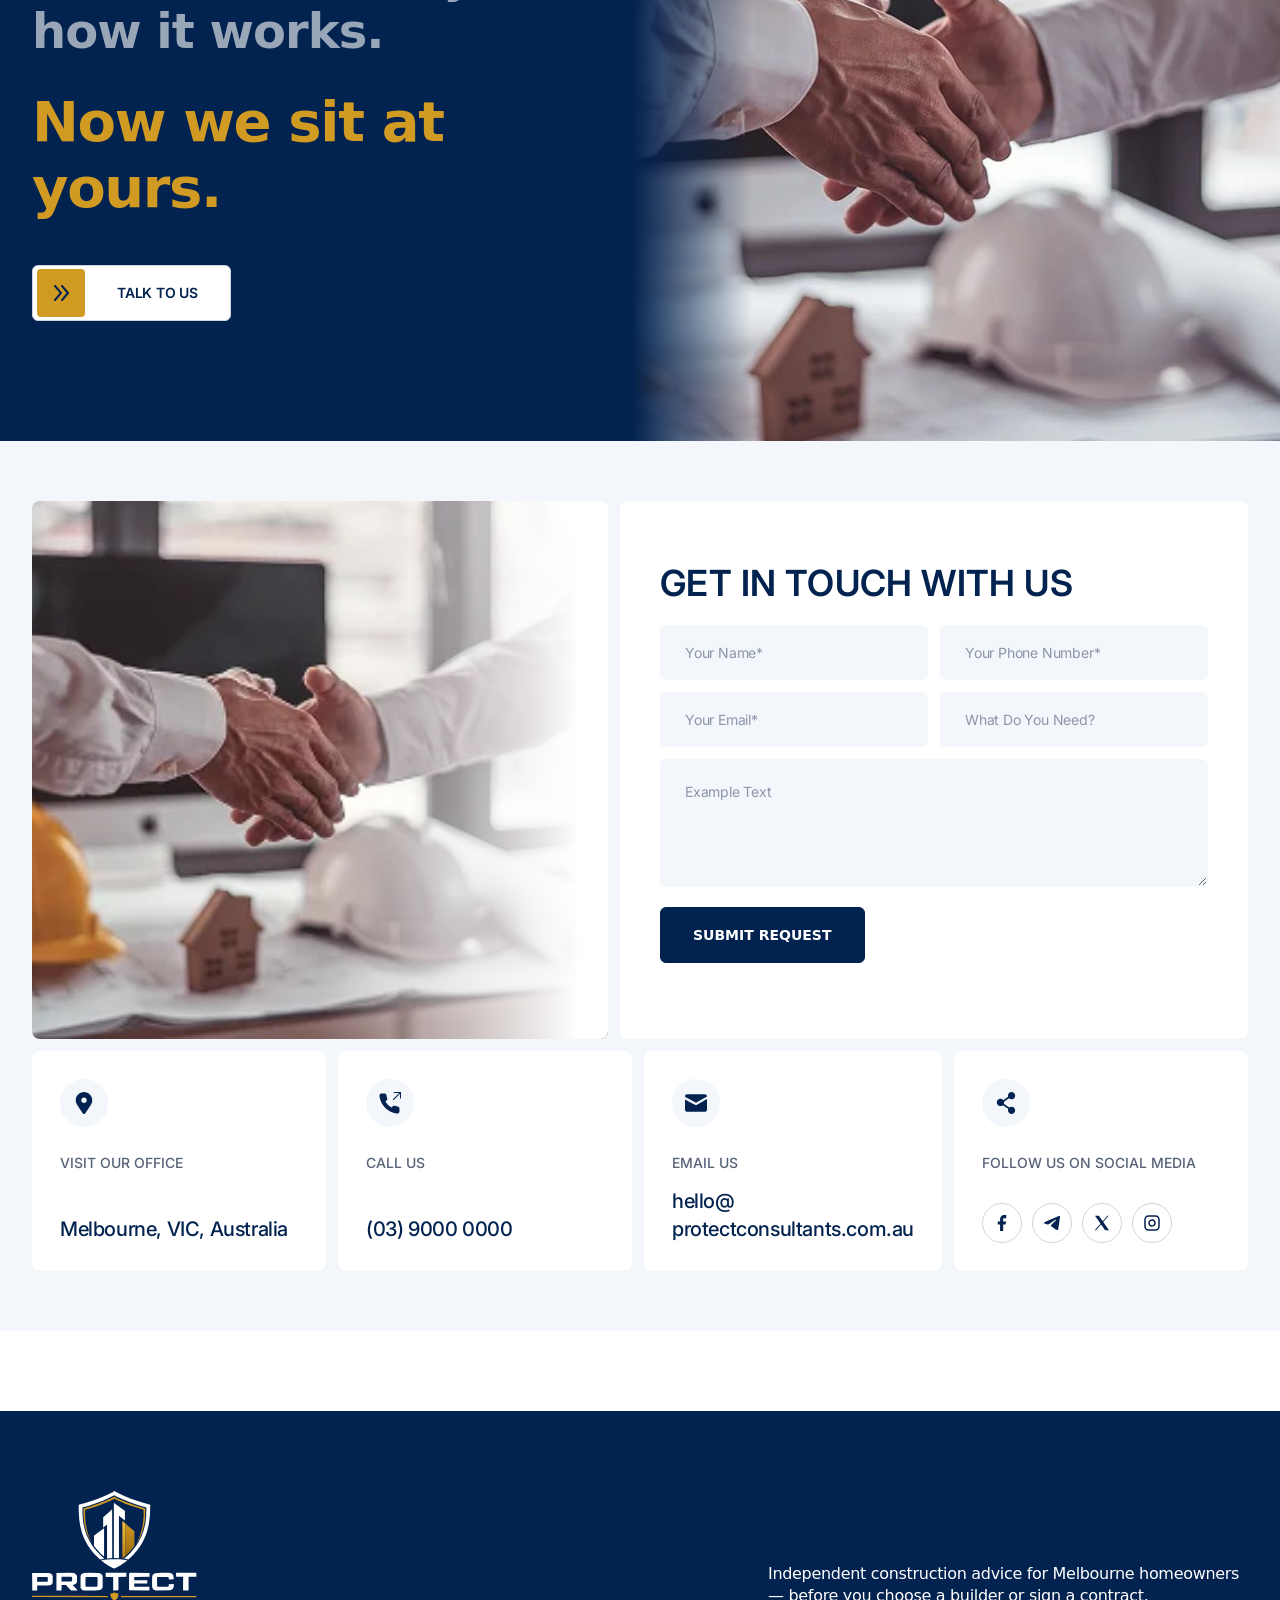
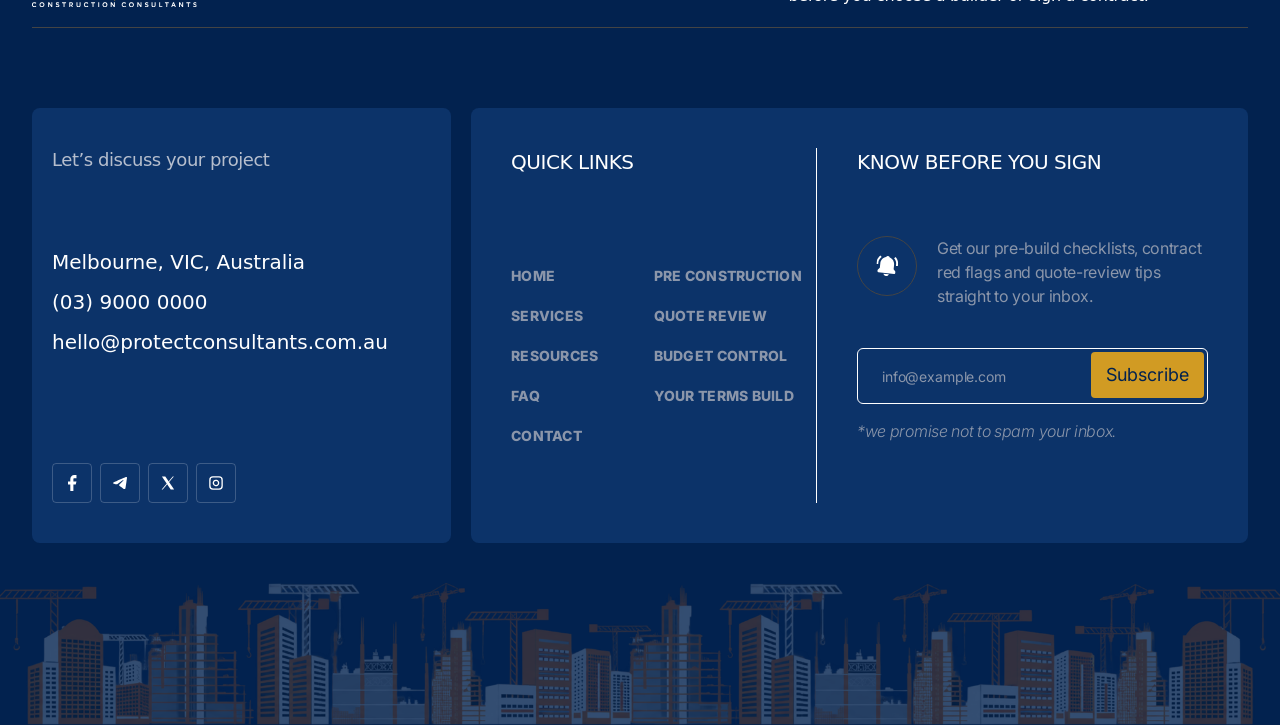
<file: why-protect.html>
<!DOCTYPE html>
<html lang="en">
<head>
<meta charset="utf-8">
<meta name="viewport" content="width=device-width, initial-scale=1">
<title>Why Protect — Protect Construction Consultants</title>
<meta name="description" content="Why Melbourne homeowners choose Protect Construction Consultants: independent, experienced advice whether you have not started, are already building, or your builder has collapsed.">
<link rel="icon" href="assets/img/favicon.png" sizes="64x64">
<link rel="icon" href="assets/img/logo-protect-mark.svg" type="image/svg+xml">
<link rel="apple-touch-icon" href="assets/img/apple-touch-icon.png">
<link rel="preconnect" href="https://api.fontshare.com">
<link rel="preconnect" href="https://cdn.fontshare.com" crossorigin>
<link rel="preconnect" href="https://fonts.googleapis.com">
<link rel="preconnect" href="https://fonts.gstatic.com" crossorigin>
<link rel="stylesheet" href="https://api.fontshare.com/v2/css?f%5B%5D=general-sans@400,500,600,700&display=swap">
<link rel="stylesheet" href="https://fonts.googleapis.com/css2?family=Inter:ital,opsz,wght@0,14..32,100..900;1,14..32,100..900&display=swap">
<link rel="stylesheet" href="https://cdn.jsdelivr.net/npm/bootstrap@5.3.8/dist/css/bootstrap.min.css">
<link rel="stylesheet" href="https://cdn.jsdelivr.net/npm/aos@2.3.4/dist/aos.css">
<link rel="stylesheet" href="css/globals.css">
<link rel="stylesheet" href="css/layout.css">
<link rel="stylesheet" href="css/why-protect.css">
</head>
<body class="page-why-protect">
<div class="page-wrapper">

<!-- ===== HEADER (shared) — move "is-current" to this page's link ===== -->
<header class="site-header">
  <div class="site-header__inner">
    <a class="site-header__brand" href="index.html" aria-label="Protect Construction Consultants — home">
      <img class="site-header__logo" src="assets/img/logo-protect-navy.svg" alt="Protect Construction Consultants" width="96" height="68">
    </a>
    <div class="site-header__right">
      <nav class="site-nav" aria-label="Primary">
        <a class="site-nav__link" href="index.html">Home</a>
        <a class="site-nav__link" href="why-protect.html">Why Protect</a>
        <a class="site-nav__link" href="services.html">Services</a>
        <a class="site-nav__link" href="about-us.html">About us</a>
        <a class="site-nav__link" href="resources.html">Resources</a>
        <a class="site-nav__link" href="faq.html">FAQ</a>
      </nav>
      <a class="p-btn" href="#contact">
        <span class="p-btn__icon">
          <img src="assets/img/icon-arrows-navy.svg" alt="" width="16" height="16">
          <img src="assets/img/icon-arrows-navy.svg" alt="" aria-hidden="true" width="16" height="16">
        </span>
        <span class="p-btn__text">Contact us</span>
      </a>
      <button class="site-header__burger" type="button" data-nav-toggle aria-label="Open menu" aria-expanded="false">
        <span></span><span></span><span></span>
      </button>
    </div>
  </div>
</header>

<div class="nav-panel" data-nav-panel>
  <div class="nav-panel__inner">
    <button class="nav-panel__close" type="button" data-nav-close aria-label="Close menu">
      <svg viewBox="0 0 20 20" fill="none" xmlns="http://www.w3.org/2000/svg"><path d="M4 4l12 12M16 4L4 16" stroke="currentColor" stroke-width="2" stroke-linecap="round"/></svg>
    </button>
    <nav class="nav-panel__menu" aria-label="Mobile">
      <a href="index.html">Home</a>
      <a href="why-protect.html">Why Protect</a>
      <a href="services.html">Services</a>
      <a href="about-us.html">About us</a>
      <a href="resources.html">Resources</a>
      <a href="faq.html">FAQ</a>
    </nav>
    <a class="p-btn" href="#contact" data-nav-close>
      <span class="p-btn__icon">
        <img src="assets/img/icon-arrows-navy.svg" alt="" width="16" height="16">
        <img src="assets/img/icon-arrows-navy.svg" alt="" aria-hidden="true" width="16" height="16">
      </span>
      <span class="p-btn__text">Contact us</span>
    </a>
  </div>
</div>
<!-- ===== /HEADER ===== -->

<main>

  <!-- ===== HERO ===== -->
  <section class="wp-hero section">
    <div class="wrap">
      <p class="wp-eyebrow" data-aos="fade-up">Why Protect Construction Consultants</p>
      <h1 class="wp-hero__title" data-reveal="lines">Many Melbourne building companies collapsed last year.</h1>
      <div class="wp-hero__foot">
        <p class="wp-hero__lead" data-reveal="lines">Hundreds of homeowners were left with unfinished homes, frozen deposits and no clear answers.</p>
        <a class="wp-pill" href="#wp-where" data-aos="fade-up">
          <span class="wp-pill__text">But most homeowners lose money on builds that never collapse. <b>See how</b></span>
          <span class="wp-pill__icon" aria-hidden="true">
            <svg viewBox="0 0 16 16" width="16" height="16" fill="none"><path d="M8 2.5v11M3.5 9L8 13.5 12.5 9" stroke="#02224F" stroke-width="1.6" stroke-linecap="round" stroke-linejoin="round"/></svg>
          </span>
        </a>
      </div>
    </div>
  </section>

  <!-- ===== WHERE YOU ARE (tabs) ===== -->
  <section class="wp-where section" id="wp-where">
    <div class="wrap">
      <div class="wp-where__head">
        <h2 class="wp-where__title" data-reveal="lines">We know exactly where <br class="wp-br">you are right now.</h2>
        <p class="wp-where__hint" data-aos="fade-up">Choose the one that sounds like you.</p>
      </div>

      <div class="wp-tabs" data-tabs>
        <div class="wp-tabs__list" role="tablist" aria-label="Where you are in your build" data-reveal-group>
          <a class="wp-tab is-current" href="#wp-pane-1" role="tab" data-tab="start"><span class="wp-tab__num">01</span><span class="wp-tab__label">I haven’t started yet</span></a>
          <a class="wp-tab" href="#wp-pane-2" role="tab" data-tab="building"><span class="wp-tab__num">02</span><span class="wp-tab__label">I’m already building</span></a>
          <a class="wp-tab" href="#wp-pane-3" role="tab" data-tab="collapsed"><span class="wp-tab__num">03</span><span class="wp-tab__label">My builder has collapsed</span></a>
        </div>

        <div class="wp-pane is-current" id="wp-pane-1" role="tabpanel" data-pane="start">
          <p class="wp-pane__quote">“Maybe you want to build a new home but don’t know where to start or who to trust.”</p>
          <div class="wp-pane__side">
            <p class="wp-pane__label">What we would do first</p>
            <ol class="wp-pane__list">
              <li>Map your entire building journey in a 60-minute Homeowner Advisory</li>
              <li>Tell you what things typically cost — before you approach a builder</li>
              <li>Arm you with the right questions, and the mistakes to avoid from the very beginning</li>
            </ol>
            <a class="p-btn wp-pane__btn" href="services.html#pre-construction">
              <span class="p-btn__icon"><img src="assets/img/icon-arrows-navy.svg" alt="" width="16" height="16"><img src="assets/img/icon-arrows-navy.svg" alt="" aria-hidden="true" width="16" height="16"></span>
              <span class="p-btn__text">Homeowner Advisory</span>
            </a>
          </div>
        </div>

        <div class="wp-pane" id="wp-pane-2" role="tabpanel" data-pane="building">
          <p class="wp-pane__quote">“Maybe you’re mid-build and something doesn’t feel right — costs creeping, variations piling up, answers getting vague.”</p>
          <div class="wp-pane__side">
            <p class="wp-pane__label">What we would do first</p>
            <ol class="wp-pane__list">
              <li>Review your contract, variations and progress claims line by line</li>
              <li>Inspect the site independently and report back in plain English</li>
              <li>Hold your builder to the budget, the program and the quality you paid for</li>
            </ol>
            <a class="p-btn wp-pane__btn" href="services.html#budget-control">
              <span class="p-btn__icon"><img src="assets/img/icon-arrows-navy.svg" alt="" width="16" height="16"><img src="assets/img/icon-arrows-navy.svg" alt="" aria-hidden="true" width="16" height="16"></span>
              <span class="p-btn__text">Budget Control</span>
            </a>
          </div>
        </div>

        <div class="wp-pane" id="wp-pane-3" role="tabpanel" data-pane="collapsed">
          <p class="wp-pane__quote">“Maybe your builder has gone under and you’re left with a half-built home, a frozen deposit and no clear answers.”</p>
          <div class="wp-pane__side">
            <p class="wp-pane__label">What we would do first</p>
            <ol class="wp-pane__list">
              <li>Assess exactly where your build stands and what has been paid for</li>
              <li>Guide you through your domestic building insurance claim</li>
              <li>Find, brief and manage a new builder to finish the job on your terms</li>
            </ol>
            <a class="p-btn wp-pane__btn" href="#contact">
              <span class="p-btn__icon"><img src="assets/img/icon-arrows-navy.svg" alt="" width="16" height="16"><img src="assets/img/icon-arrows-navy.svg" alt="" aria-hidden="true" width="16" height="16"></span>
              <span class="p-btn__text">Talk to us</span>
            </a>
          </div>
        </div>
      </div>

      <p class="wp-where__outro" data-reveal="lines">Wherever you are in your building journey — we are here to help you. <span class="wp-where__accent">Independently.</span></p>
    </div>
  </section>

  <!-- ===== WHAT WE BRING (stats) ===== -->
  <section class="wp-bring section">
    <div class="wrap wp-bring__grid">
      <figure class="wp-bring__media" data-aos="fade-up">
        <img src="assets/img/why-protect-team.jpg" alt="Protect consultant inspecting a timber-frame home under construction" width="800" height="1422" loading="lazy">
      </figure>
      <div class="wp-bring__body">
        <h2 class="wp-bring__title" data-reveal="lines">Here is what we bring <br class="wp-br">to your side of the table.</h2>
        <p class="wp-bring__lead" data-reveal="lines">We have managed everything from day-to-day site activities to complex corporate development programs running multi-million-dollar construction portfolios.</p>
        <dl class="wp-stats" data-reveal-group>
          <div class="wp-stat">
            <dt class="wp-stat__num"><span data-count="100">100</span><sup>+</sup></dt>
            <dd class="wp-stat__desc">custom homes personally delivered across Melbourne</dd>
          </div>
          <div class="wp-stat">
            <dt class="wp-stat__num"><span data-count="23">23</span></dt>
            <dd class="wp-stat__desc">years of construction experience overall</dd>
          </div>
          <div class="wp-stat">
            <dt class="wp-stat__num"><span data-count="10">10</span></dt>
            <dd class="wp-stat__desc">of those years in Melbourne’s residential and commercial sector</dd>
          </div>
          <div class="wp-stat">
            <dt class="wp-stat__num"><small>$</small><span data-count="30">30</span><sup>M+</sup></dt>
            <dd class="wp-stat__desc">in construction budgets managed</dd>
          </div>
        </dl>
      </div>
    </div>
  </section>

  <!-- ===== NOW WE SIT AT YOURS ===== -->
  <section class="wp-table section">
    <div class="wp-table__inner">
      <div class="wp-table__copy">
        <h2 class="wp-table__title">
          <span class="wp-table__l1" data-aos="fade-up">We have sat at <span class="wp-strike">the builder’s table.<i class="wp-strike__bar" aria-hidden="true"></i></span></span>
          <span class="wp-table__l2" data-reveal="lines">We know exactly how it works.</span>
          <span class="wp-table__l3" data-reveal="lines">Now we sit at yours.</span>
        </h2>
        <a class="p-btn wp-table__btn" href="#contact" data-aos="fade-up">
          <span class="p-btn__icon"><img src="assets/img/icon-arrows-navy.svg" alt="" width="16" height="16"><img src="assets/img/icon-arrows-navy.svg" alt="" aria-hidden="true" width="16" height="16"></span>
          <span class="p-btn__text">Talk to us</span>
        </a>
      </div>
      <div class="wp-table__media" aria-hidden="true">
        <img src="assets/img/why-protect-table.jpg" alt="" width="900" height="900" loading="lazy">
      </div>
    </div>
  </section>

</main>

<!-- ===== CONTACT (shared) ===== -->
<section class="s-contact" id="contact">
  <div class="s-contact__inner">
    <div class="s-contact__top">
      <div class="s-contact__media" aria-hidden="true"></div>
      <div class="s-contact__card">
        <h2 class="s-contact__title" data-reveal="lines">Get in touch with us</h2>
        <form class="s-contact__form" action="#" method="post">
          <div class="s-contact__grid">
            <input class="field" type="text" name="name" placeholder="Your Name*" aria-label="Your name" required>
            <input class="field" type="tel" name="phone" placeholder="Your Phone Number*" aria-label="Your phone number" required>
            <input class="field" type="email" name="email" placeholder="Your Email*" aria-label="Your email" required>
            <input class="field" type="text" name="need" placeholder="What Do You Need?" aria-label="What do you need?">
          </div>
          <textarea class="field" name="message" placeholder="Example Text" aria-label="Message"></textarea>
          <button class="btn-solid" type="submit">Submit Request</button>
        </form>
        <div class="form-done" role="status">Thank you! We will get back to you within one business day.</div>
      </div>
    </div>
    <ul class="s-contact__list">
      <li>
        <a class="contact-card" href="https://maps.google.com/?q=Melbourne,VIC,Australia" target="_blank" rel="noopener">
          <span class="contact-card__icon"><img src="assets/img/icon-contact-office.svg" alt=""></span>
          <span class="contact-card__label">Visit our office</span>
          <span class="contact-card__value">Melbourne, VIC, Australia</span>
        </a>
      </li>
      <li>
        <a class="contact-card" href="tel:+61390000000">
          <span class="contact-card__icon"><img src="assets/img/icon-contact-call.svg" alt=""></span>
          <span class="contact-card__label">Call us</span>
          <span class="contact-card__value">(03) 9000 0000</span>
        </a>
      </li>
      <li>
        <a class="contact-card" href="mailto:hello@protectconsultants.com.au">
          <span class="contact-card__icon"><img src="assets/img/icon-contact-email.svg" alt=""></span>
          <span class="contact-card__label">Email us</span>
          <span class="contact-card__value">hello@<wbr>protectconsultants.com.au</span>
        </a>
      </li>
      <li>
        <div class="contact-card">
          <span class="contact-card__icon"><img src="assets/img/icon-contact-social.svg" alt=""></span>
          <span class="contact-card__label">Follow Us on social media</span>
          <div class="contact-card__social">
            <a href="#" aria-label="Facebook"><img src="assets/img/icon-facebook-navy.svg" alt=""></a>
            <a href="#" aria-label="Telegram"><img src="assets/img/icon-telegram-navy.svg" alt=""></a>
            <a href="#" aria-label="X"><img src="assets/img/icon-x-navy.svg" alt=""></a>
            <a href="#" aria-label="Instagram"><img src="assets/img/icon-instagram-navy.svg" alt=""></a>
          </div>
        </div>
      </li>
    </ul>
  </div>
</section>
<!-- ===== /CONTACT ===== -->

<!-- ===== FOOTER (shared) ===== -->
<footer class="site-footer">
  <div class="site-footer__inner">
    <div class="site-footer__top">
      <a href="index.html" aria-label="Protect Construction Consultants — home">
        <img class="site-footer__logo" src="assets/img/logo-protect-white.svg" alt="Protect Construction Consultants" width="187" height="132">
      </a>
      <p class="site-footer__tagline">Independent construction advice for Melbourne homeowners — before you choose a builder or sign a contract.</p>
    </div>

    <div class="site-footer__cols">
      <div class="site-footer__card site-footer__contact">
        <p class="site-footer__eyebrow">Let’s discuss your project</p>
        <div class="site-footer__contact-links">
          <a href="https://maps.google.com/?q=Melbourne,VIC,Australia" target="_blank" rel="noopener">Melbourne, VIC, Australia</a>
          <a href="tel:+61390000000">(03) 9000 0000</a>
          <a href="mailto:hello@protectconsultants.com.au">hello@protectconsultants.com.au</a>
        </div>
        <div class="site-footer__social">
          <a href="#" aria-label="Facebook"><img src="assets/img/icon-facebook.svg" alt=""></a>
          <a href="#" aria-label="Telegram"><img src="assets/img/icon-telegram.svg" alt=""></a>
          <a href="#" aria-label="X"><img src="assets/img/icon-x.svg" alt=""></a>
          <a href="#" aria-label="Instagram"><img src="assets/img/icon-instagram.svg" alt=""></a>
        </div>
      </div>

      <div class="site-footer__card site-footer__links">
        <div class="site-footer__quick">
          <h2 class="site-footer__heading">Quick Links</h2>
          <div class="site-footer__lists">
            <ul>
              <li><a href="index.html">Home</a></li>
              <li><a href="services.html">Services</a></li>
              <li><a href="resources.html">Resources</a></li>
              <li><a href="faq.html">FAQ</a></li>
              <li><a href="#contact">Contact</a></li>
            </ul>
            <ul>
              <li><a href="services.html#pre-construction">Pre Construction</a></li>
              <li><a href="services.html#quote-review">Quote Review</a></li>
              <li><a href="services.html#budget-control">Budget Control</a></li>
              <li><a href="services.html#your-terms-build">Your Terms Build</a></li>
            </ul>
          </div>
        </div>
        <span class="site-footer__divider" aria-hidden="true"></span>
        <div class="site-footer__news">
          <h2 class="site-footer__heading">Know before you sign</h2>
          <div class="site-footer__news-row">
            <span class="site-footer__ring"><img src="assets/img/icon-ring.svg" alt=""></span>
            <p class="site-footer__news-text">Get our pre-build checklists, contract red flags and quote-review tips straight to your inbox.</p>
          </div>
          <form class="site-footer__form" action="#" method="post">
            <input type="email" name="email" placeholder="info@example.com" aria-label="Your email" required>
            <button type="submit">Subscribe</button>
          </form>
          <div class="form-done" role="status">Thanks — you are on the list.</div>
          <p class="site-footer__note">*we promise not to spam your inbox.</p>
        </div>
      </div>
    </div>
  </div>
  <div class="site-footer__skyline" aria-hidden="true"></div>
</footer>
<!-- ===== /FOOTER ===== -->

</div>

<script src="https://code.jquery.com/jquery-3.7.1.min.js"></script>
<script src="https://cdn.jsdelivr.net/npm/bootstrap@5.3.8/dist/js/bootstrap.bundle.min.js"></script>
<script src="https://cdn.jsdelivr.net/npm/gsap@3.15.0/dist/gsap.min.js"></script>
<script src="https://cdn.jsdelivr.net/npm/aos@2.3.4/dist/aos.js"></script>
<script src="js/main.js"></script>
<script src="js/why-protect.js"></script>
</body>
</html>
</file>
<file: css/globals.css>
/* ============================================================
   Heritage — global tokens, reset & shared components
   Built from the Protect Figma design (fonts: General Sans + Inter)
   ============================================================ */

:root {
  /* colour — sampled off the client's own logo artwork (the clean 1536x1024
     master, not the earlier screenshot).

     The one rule that governs every use below: GOLD IS A GRAPHIC COLOUR, NOT A
     TEXT COLOUR ON WHITE. #D19B23 sits at 2.5:1 against white, so it carries
     rules, bars, badges, icon tiles and anything on a navy ground (where it is
     a comfortable 6.3:1) — but never small type on a light page. Light-page
     accents drop to --gold-700 (4.67:1, AA) and large display accents to
     --gold-600 (3.2:1, AA-large). Text on a gold fill is navy, never white. */
  --navy:          #02224F;   /* brand navy, straight off the logo */
  --navy-700:      #0C3369;
  --gold:          #D19B23;   /* brand gold — graphic use, or text on navy */
  --gold-600:      #B8871F;   /* display accents on white, and duotone icons */
  --gold-700:      #966D18;   /* small-text accents on white    (AA)       */
  --gold-20:       rgba(209, 155, 35, .2);
  --black:         #000000;
  /* the page ink IS the brand navy — that single swap is what makes every
     heading, rule and dark panel read as this company's rather than as a
     neutral template. The grey ramp is tinted to the same hue and
     luminance-matched to the neutral ramp it replaced, so nothing loses
     contrast against the copy it used to carry. */
  --ink:           #02224F;
  --ink-2:         #0C3369;
  --ink-3:         #082B5C;
  --grey-600:      #586479;   /* body copy — 5.98:1, was #666 at 5.74:1 */
  --grey-500:      #8B96AA;
  --grey-400:      #B6BECD;
  --grey-300:      #CED5E0;
  --grey-200:      #E2E7EE;
  --grey-100:      #F3F6FA;
  --white:         #ffffff;

  /* type */
  --font-head: "General Sans", system-ui, sans-serif;
  --font-body: "Inter", system-ui, sans-serif;

  /* layout */
  /* page side space: every block on every page starts and ends this far from
     the screen edge, so all content sits on the same two vertical lines.
     Same as the client's .container padding: 60px on desktop, 32px at <=1399,
     16px at <=767. */
  --side:        60px;
  --content:     100%;     /* content column = screen width minus --side x 2 */
  --gutter:      0px;      /* .section side padding (side space lives in .wrap) */
  --pad-inner:   var(--side);   /* wrapper inner padding */
  --nav-h:       96px;
  --bar-h:       56px;

  /* motion */
  --ease: cubic-bezier(.25, .46, .45, .94);
  --dur:  .3s;

  /* type scale — copied from the client's own About page (watch/style.css,
     .heading_text_1 … _6, p, span, .text_14). Every text size on every page
     comes from this list and nothing else, so the same kind of text is the
     same size everywhere. Size / line-height, the client's values on even numbers.
     The values step down at 1199px and 767px (see the media queries at the bottom). */
  --fs-h1: 64px;   --lh-h1: 72px;    /* home hero headline            */
  --fs-h2: 56px;   --lh-h2: 66px;    /* page hero title               */
  --fs-h3: 48px;   --lh-h3: 56px;    /* section title                 */
  --fs-h4: 36px;   --lh-h4: 44px;    /* sub-section title, big quote  */
  --fs-h5: 24px;   --lh-h5: 32px;      /* card title, lead statement    */
  --fs-h6: 20px;   --lh-h6: 28px;    /* small card title              */
  --fs-p:  18px;   --lh-p:  28px;    /* body copy                     */
  --fs-sm: 16px;   --lh-sm: 24px;    /* small copy                    */
  --fs-xs: 14px;   --lh-xs: 24px;    /* labels, eyebrows, buttons     */

  /* display numbers (counters, step numbers) — client's .what_we_num and
     .expertise_counter_num */
  --fs-num-xl: 104px; --lh-num-xl: 96px;
  --fs-num:    56px;  --lh-num:    56px;
}

/* ---------- reset ---------- */
*, *::before, *::after { box-sizing: border-box; }
html { -webkit-text-size-adjust: 100%; }
body {
  margin: 0;
  background: var(--white);
  color: var(--grey-600);
  font-family: var(--font-body);
  font-size: var(--fs-p);
  line-height: var(--lh-p);
  font-weight: 400;
  -webkit-font-smoothing: antialiased;
  overflow-x: hidden;
}
img, svg, video { max-width: 100%; display: block; }
a { color: inherit; text-decoration: none; }
button { font: inherit; color: inherit; background: none; border: 0; cursor: pointer; }
ul { margin: 0; padding: 0; list-style: none; }
h1, h2, h3, h4, h5, h6 { margin: 0; font-family: var(--font-head); font-weight: 600; color: var(--ink); }
p { margin: 0; }
input, textarea { font: inherit; }

/* ---------- Bootstrap reboot, undone ----------
   Bootstrap loads before this file. Its reboot gives headings, lists, figures
   and buttons new sizes and spacing; the design was built on plain browser
   defaults, so put those back. Classes later in our CSS still win. */
/* plain h1-h6 use the client's heading scale; page classes still win */
h1 { font-size: var(--fs-h1); line-height: var(--lh-h1); }
h2 { font-size: var(--fs-h2); line-height: var(--lh-h2); }
h3 { font-size: var(--fs-h3); line-height: var(--lh-h3); }
h4 { font-size: var(--fs-h4); line-height: var(--lh-h4); }
h5 { font-size: var(--fs-h5); line-height: var(--lh-h5); }
h6 { font-size: var(--fs-h6); line-height: var(--lh-h6); }
ol { margin: 1em 0; padding-left: 40px; }
dl { margin: 1em 0; }
dt { font-weight: inherit; }
dd { margin: 0 0 0 40px; }
figure { margin: 1em 40px; }
small { font-size: smaller; }
sup { position: static; top: auto; font-size: smaller; line-height: inherit; vertical-align: super; }
label { display: inline; }

/* ---------- typography scale (client's class names) ---------- */
.heading_text_1 { font-size: var(--fs-h1); line-height: var(--lh-h1); font-weight: 600; font-family: var(--font-head); }
.heading_text_2 { font-size: var(--fs-h2); line-height: var(--lh-h2); font-weight: 600; font-family: var(--font-head); }
.heading_text_3 { font-size: var(--fs-h3); line-height: var(--lh-h3); font-weight: 600; font-family: var(--font-head); }
.heading_text_4 { font-size: var(--fs-h4); line-height: var(--lh-h4); font-weight: 600; font-family: var(--font-head); }
.heading_text_5 { font-size: var(--fs-h5); line-height: var(--lh-h5); font-weight: 500; font-family: var(--font-head); }
.heading_text_6 { font-size: var(--fs-h6); line-height: var(--lh-h6); font-weight: 600; font-family: var(--font-head); }
.text_14 { font-size: var(--fs-xs); line-height: var(--lh-xs); font-weight: 600; }

/* ---------- layout helpers ---------- */
.section { padding-left: var(--gutter); padding-right: var(--gutter); position: relative; }
.wrap { width: 100%; margin-inline: auto; padding: 0 var(--pad-inner); }

/* ---------- shared button (.button-main) ----------
   Measured on heritage-template.webflow.io:
   a 270x56 · flex · space-between · gap 32 · padding 4px 32px 4px 4px
     bg #fff · 1px #d5d5d5 · radius 6 · transition .3s linear
   .button-icon._02  48x48 · bg var(--gold) · radius 4 · overflow hidden
   .button-icon-item      16x16, centred          idle translate(0)   hover translate(48px)
   .button-icon-hover     16x16, absolute         idle translate(-48px) hover translate(0)
   .button-text-main  14/24 · 600 · uppercase · #000
   NOTE: on hover the button itself does NOT change — no colour, no border,
   no transform. The only motion is the icon sliding through the tile. */
.p-btn {
  display: inline-flex;
  align-items: center;
  justify-content: space-between;
  gap: 32px;
  height: 56px;
  padding: 4px 32px 4px 4px;
  background: var(--white);
  color: var(--ink);
  border: 1px solid var(--grey-300);
  border-radius: 6px;
  transition: .3s linear;
}

.p-btn__icon {
  position: relative;
  display: flex;
  align-items: center;
  justify-content: center;
  width: 48px;
  height: 48px;
  flex: none;
  border-radius: 4px;
  background: var(--gold);
  overflow: hidden;
}

.p-btn__icon img {
  width: 16px;
  height: 16px;
  transition: transform .3s linear;
}

/* the second copy waits just outside the tile on the left */
.p-btn__icon img + img {
  position: absolute;
  top: 50%;
  left: 50%;
  margin: -8px 0 0 -8px;
  transform: translateX(-48px);
}

.p-btn:hover .p-btn__icon img:first-child { transform: translateX(48px); }
.p-btn:hover .p-btn__icon img + img { transform: translateX(0); }

.p-btn__text {
  font-family: var(--font-body);
  font-size: var(--fs-xs);
  font-weight: 600;
  line-height: var(--lh-xs);
  text-transform: uppercase;
  white-space: nowrap;
}

/* dark variant (.button-main._02 on the source) */
.p-btn--dark {
  background: var(--ink);
  color: var(--white);
  border-color: var(--ink);
}

/* ---------- marquee ---------- */
.marquee { overflow: hidden; display: flex; width: 100%; }
.marquee__track { display: flex; flex: none; align-items: center; animation: marquee var(--marquee-dur, 30s) linear infinite; }
.marquee--rev .marquee__track { animation-direction: reverse; }
@keyframes marquee { from { transform: translateX(0); } to { transform: translateX(-100%); } }

/* ---------- AOS (cards, buttons, lists) ----------
   AOS moves things 100px by default; the design rises 60px. */
[data-aos="fade-up"] { transform: translate3d(0, 60px, 0); }

/* ---------- reveal() (headings and text) ----------
   The element is visible by default. js/main.js adds .reveal to arm it and
   .active to play it, so a JS failure can never leave text invisible. */
.reveal { opacity: 0; transform: translateY(40px); transition: opacity .9s var(--ease), transform .9s var(--ease); }
.reveal.active { opacity: 1; transform: none; }

@media (prefers-reduced-motion: reduce) {
  .reveal { opacity: 1; transform: none; transition: none; }
}

/* ---------- reduced motion ---------- */
@media (prefers-reduced-motion: reduce) {
  .marquee__track { animation: none; }
  *, *::before, *::after { animation-duration: .01ms !important; transition-duration: .01ms !important; }
}

/* ---------- breakpoints ----------
   Only Bootstrap's own: 1399 / 1199 / 991 / 767 / 575. */
@media (max-width: 1399px) {
  :root { --side: 32px; }
}
@media (max-width: 1199px) {
  :root {
    --fs-h1: 56px; --lh-h1: 64px;
    --fs-h2: 48px; --lh-h2: 56px;
    --fs-h3: 36px; --lh-h3: 44px;
    --fs-num-xl: 84px; --lh-num-xl: 84px;
    --fs-num: 48px;    --lh-num: 48px;
  }
}
@media (max-width: 991px) {
  :root { --nav-h: 76px; }
}
@media (max-width: 767px) {
  :root {
    --side: 16px;
    --fs-h1: 40px; --lh-h1: 48px;
    --fs-h2: 36px; --lh-h2: 44px;
    --fs-h3: 28px; --lh-h3: 36px;
    --fs-h4: 22px; --lh-h4: 32px;
    --fs-h5: 18px; --lh-h5: 28px;
    --fs-h6: 16px; --lh-h6: 24px;
    --fs-p:  16px; --lh-p:  24px;
    --fs-num-xl: 72px; --lh-num-xl: 72px;
    --fs-num: 48px;    --lh-num: 48px;
  }

  /* .p-btn spaces its icon tile and its label apart, which is right while the
     button is only as wide as its content. Several buttons go full-width down
     here, and space-between then throws the tile against one edge and the label
     against the other with a gulf between them.

     Packing them to the START is the fix, not centring them: the gold tile
     belongs in the button's left corner — that is the shape every other button
     on the site makes — and the label sits one gap along from it. For an
     auto-width button there is no free space to distribute, so this changes
     nothing there and only reaches the stretched ones. */
  .p-btn { justify-content: flex-start; }
  .heading_text_2 { letter-spacing: -1px; }
}
</file>
<file: css/layout.css>
/* ============================================================
   Shared layout — header, contact section, footer.
   Every page uses these. Sizes are measured from the Figma file
   (Page 2 · About us frame 3:1444).
   ============================================================ */

/* ---------- header ---------- */
.site-header {
  position: relative;
  z-index: 50;
  padding: 22px 0;   /* 112px tall, as on the client's page */
}
.site-header__inner {
  display: flex;
  align-items: center;
  justify-content: space-between;
  gap: 20px;
  max-width: none;
  margin: 0 auto;
  padding: 0 var(--side);
}
.site-header__brand { display: flex; flex: none; }
.site-header__logo { width: 97px; height: 68px; }

.site-header__right { display: flex; align-items: center; gap: 30px; }

.site-nav { display: flex; align-items: center; }
.site-nav__link {
  display: flex;
  align-items: center;
  height: 30px;
  margin: 0 10px;
  padding: 0 15px;
  border-radius: 8px;
  border: 2px solid transparent;
  font-family: var(--font-body);
  font-size: var(--fs-p);
  font-weight: 500;
  line-height: 26px;
  color: var(--navy);
  white-space: nowrap;
  transition: border-color var(--dur) var(--ease);
}
/* current page: gold rule on the left and right only (Figma 3:1470) */
.site-nav__link:hover,
.site-nav__link.is-current {
  border-color: transparent var(--gold);
}

.site-header__burger {
  display: none;
  width: 48px;
  height: 48px;
  border-radius: 6px;
  border: 1px solid var(--grey-300);
  background: var(--white);
  flex-direction: column;
  align-items: center;
  justify-content: center;
  gap: 6px;
}
.site-header__burger span { display: block; width: 20px; height: 2px; background: var(--navy); border-radius: 2px; }

/* mobile slide-in panel */
.nav-panel {
  position: fixed;
  inset: 0;
  z-index: 100;
  background: rgba(2, 34, 79, .5);
  opacity: 0;
  visibility: hidden;
  transition: opacity .3s var(--ease), visibility .3s;
}
.nav-panel.is-open { opacity: 1; visibility: visible; }
.nav-panel__inner {
  position: absolute;
  top: 0; right: 0; bottom: 0;
  width: min(360px, 100%);
  padding: 24px;
  background: var(--white);
  display: flex;
  flex-direction: column;
  gap: 24px;
  transform: translateX(100%);
  transition: transform .4s var(--ease);
}
.nav-panel.is-open .nav-panel__inner { transform: none; }
.nav-panel__close { align-self: flex-end; width: 40px; height: 40px; color: var(--navy); }
.nav-panel__close svg { width: 20px; height: 20px; margin: auto; }
.nav-panel__menu { display: flex; flex-direction: column; }
.nav-panel__menu a {
  padding: 14px 0;
  border-bottom: 1px solid var(--grey-200);
  font-family: var(--font-head);
  font-size: var(--fs-h5);
  line-height: var(--lh-h5);
  font-weight: 600;
  color: var(--navy);
}
.nav-panel__menu a.is-current { color: var(--gold-700); }
.nav-panel .p-btn { align-self: flex-start; }

/* ---------- contact section (Figma 3:1855) ---------- */
.s-contact {
  padding: 60px var(--side);
  background: var(--grey-100);
}
.s-contact__inner { max-width: none; margin: 0 auto; }
.s-contact__top { display: flex; gap: 12px; }

.s-contact__media {
  position: relative;
  flex: 0 0 576px;
  border-radius: 8px;
  overflow: hidden;
  background: url("../assets/img/contact-handshake.png") center / cover no-repeat;
}
/* white fade on the right edge, as in the design */
.s-contact__media::after {
  content: "";
  position: absolute;
  inset: 0;
  background: linear-gradient(90deg, rgba(255, 255, 255, 0) 50%, #fff 95%);
}

.s-contact__card {
  flex: 1;
  padding: 60px 40px;
  border-radius: 8px;
  background: var(--white);
}
.s-contact__title {
  font-family: var(--font-body);
  font-size: var(--fs-h4);
  line-height: var(--lh-h4);
  letter-spacing: .4px;
  text-transform: uppercase;
  color: var(--navy);
}
.s-contact__form { padding: 10px 0 16px; }
.s-contact__grid {
  display: grid;
  grid-template-columns: 1fr 1fr;
  gap: 12px;
  margin-top: 10px;
}
.field {
  width: 100%;
  height: 55px;
  padding: 0 24px;
  border: 1px solid transparent;
  border-radius: 6px;
  background: var(--grey-100);
  font-family: var(--font-body);
  font-size: var(--fs-xs);
  line-height: 20px;
  letter-spacing: -0.2px;
  color: var(--navy);
  outline: none;
  transition: border-color var(--dur) var(--ease);
}
.field::placeholder { color: var(--grey-500); }
.field:focus { border-color: var(--gold); }
textarea.field { height: 128px; padding: 22px 24px; resize: vertical; line-height: 20px; }
.s-contact__form textarea.field { margin-top: 12px; }

.btn-solid {
  display: inline-flex;
  align-items: center;
  justify-content: center;
  height: 56px;
  padding: 0 32px;
  margin-top: 12px;
  border: 1px solid var(--navy);
  border-radius: 6px;
  background: var(--navy);
  color: var(--white);
  font-family: var(--font-head);
  font-size: var(--fs-xs);
  font-weight: 600;
  line-height: var(--lh-xs);
  text-transform: uppercase;
  transition: background var(--dur) var(--ease), border-color var(--dur) var(--ease);
}
.btn-solid:hover { background: var(--navy-700); border-color: var(--navy-700); }

.form-done {
  display: none;
  margin-top: 16px;
  padding: 16px 20px;
  border-radius: 6px;
  background: var(--grey-100);
  color: var(--navy);
  font-size: var(--fs-sm);
  line-height: var(--lh-sm);
}

.s-contact__list {
  display: grid;
  grid-template-columns: repeat(4, 1fr);
  gap: 12px;
  padding-top: 12px;
}
.contact-card {
  display: flex;
  flex-direction: column;
  min-height: 220px;
  padding: 28px;
  border-radius: 8px;
  background: var(--white);
}
.contact-card__icon {
  display: flex;
  align-items: center;
  justify-content: center;
  width: 48px;
  height: 48px;
  margin-bottom: 24px;
  border-radius: 50%;
  background: var(--grey-100);
}
.contact-card__icon img { width: 22px; height: 22px; }
.contact-card__label {
  font-size: var(--fs-xs);
  font-weight: 500;
  line-height: var(--lh-xs);
  text-transform: uppercase;
  color: var(--grey-600);
}
.contact-card__value {
  margin-top: auto;
  font-family: var(--font-body);
  font-size: 20px;
  font-weight: 500;
  line-height: 28px;
  letter-spacing: -0.4px;
  color: var(--navy);
}
a.contact-card:hover .contact-card__value { color: var(--gold-700); }
.contact-card__social { display: flex; gap: 10px; margin-top: auto; }
.contact-card__social a {
  display: flex;
  align-items: center;
  justify-content: center;
  width: 40px;
  height: 40px;
  border-radius: 50%;
  border: 1px solid var(--grey-300);
  background: var(--white);
  transition: border-color var(--dur) var(--ease);
}
.contact-card__social a:hover { border-color: var(--gold); }
.contact-card__social img { width: 16px; height: 16px; }

/* ---------- footer (Figma 3:1757) ---------- */
.site-footer {
  padding: 80px var(--side) 20px;
  background: var(--navy);
  color: var(--white);
}
.site-footer__inner { max-width: none; margin: 0 auto; padding: 0 0 40px; }

.site-footer__top {
  display: flex;
  align-items: flex-end;
  justify-content: space-between;
  gap: 50px;
  padding-bottom: 20px;
  border-bottom: 1px solid #444;
}
.site-footer__logo { width: 165px; height: auto; }
.site-footer__tagline {
  max-width: 480px;
  font-family: var(--font-head);
  font-size: var(--fs-sm);
  line-height: 22px;
  letter-spacing: -0.31px;
}

.site-footer__cols { display: flex; gap: 20px; padding-top: 80px; }
.site-footer__card { border-radius: 8px; background: var(--navy-700); }

.site-footer__contact {
  flex: 0 0 419px;
  display: flex;
  flex-direction: column;
  padding: 40px 20px;
}
.site-footer__eyebrow {
  font-family: var(--font-head);
  font-size: 18px;
  line-height: 24px;
  letter-spacing: -0.44px;
  color: var(--grey-400);
}
.site-footer__contact-links { display: flex; flex-direction: column; padding-top: 70px; }
.site-footer__contact-links a {
  font-family: var(--font-head);
  font-size: var(--fs-h6);
  line-height: 40px;
  transition: color var(--dur) var(--ease);
}
.site-footer__contact-links a:hover { color: var(--gold); }
.site-footer__social { display: flex; gap: 8px; margin-top: auto; padding-top: 24px; }
.site-footer__social a {
  display: flex;
  align-items: center;
  justify-content: center;
  width: 40px;
  height: 40px;
  border-radius: 4px;
  border: 1px solid rgba(255, 255, 255, .2);
  transition: border-color var(--dur) var(--ease);
}
.site-footer__social a:hover { border-color: var(--gold); }
.site-footer__social img { width: 14px; height: 16px; object-fit: contain; }

.site-footer__links {
  flex: 1;
  display: flex;
  gap: 40px;
  padding: 40px;
}
.site-footer__heading {
  font-size: 20px;
  line-height: 28px;
  font-weight: 500;
  letter-spacing: -0.45px;
  text-transform: uppercase;
  color: var(--white);
}
/* client .footer_quick_link_area: 306 wide, 14px in from a white rule */
.site-footer__quick { flex: 0 0 306px; padding-right: 14px; border-right: 1px solid var(--white); }
.site-footer__lists { display: flex; justify-content: space-between; gap: 24px; padding-top: 80px; }
.site-footer__lists a {
  display: block;
  font-size: var(--fs-xs);
  font-weight: 800;
  line-height: 40px;
  letter-spacing: .27px;
  text-transform: uppercase;
  color: var(--grey-500);
  white-space: nowrap;
  transition: color var(--dur) var(--ease);
}
.site-footer__lists a:hover { color: var(--gold); }
.site-footer__divider { display: none; }

.site-footer__news { flex: 1; min-width: 0; padding-bottom: 60px; }
.site-footer__news-row { display: flex; align-items: flex-start; gap: 20px; padding-top: 60px; }
.site-footer__ring {
  display: flex;
  align-items: center;
  justify-content: center;
  flex: none;
  width: 60px;
  height: 60px;
  border-radius: 50%;
  border: 1px solid #444;
}
.site-footer__ring img { width: 24px; height: 24px; }
.site-footer__news-text { font-size: var(--fs-sm); line-height: var(--lh-sm); letter-spacing: -0.31px; color: var(--grey-500); }

.site-footer__form { position: relative; margin-top: 40px; }
.site-footer__form input {
  width: 100%;
  height: 56px;
  padding: 0 125px 0 24px;
  border: 1px solid var(--white);
  border-radius: 6px;
  background: transparent;
  font-size: var(--fs-xs);
  letter-spacing: -0.15px;
  color: var(--white);
  outline: none;
}
.site-footer__form input::placeholder { color: var(--grey-500); }
.site-footer__form input:focus { border-color: var(--gold); }
.site-footer__form button {
  position: absolute;
  top: 4px;
  right: 4px;
  padding: 7px 15px;
  border-radius: 4px;
  background: var(--gold);
  color: var(--navy);
  font-size: 18px;
  line-height: 32px;
  transition: background var(--dur) var(--ease);
}
.site-footer__form button:hover { background: #efc15a; }
.site-footer__note {
  padding-top: 15px;
  font-size: var(--fs-sm);
  font-weight: 300;
  font-style: italic;
  line-height: var(--lh-sm);
  letter-spacing: -0.31px;
  color: var(--grey-500);
}
.site-footer .form-done { background: var(--navy-700); color: var(--white); }

/* scales with the page width, like the client's footer_shap image */
.site-footer__skyline {
  height: auto;
  aspect-ratio: 1440 / 159;
  margin: 0 calc(-1 * var(--side)) -20px;
  background: url("../assets/img/footer-skyline.png") center bottom / cover no-repeat;
  opacity: .2;
}

/* ---------- breakpoints ---------- */
@media (max-width: 1199px) {
  .site-nav__link { margin: 0 5px; padding: 0 8px; font-size: var(--fs-sm); }
  .site-header__right { gap: 24px; }
  .site-footer__cols { flex-direction: column; }
  .site-footer__contact { flex-basis: auto; order: 2; }
  .s-contact__media { flex-basis: 45%; }
}

@media (max-width: 991px) {
  .site-header { padding: 21px 0; }
  .site-nav, .site-header__right > .p-btn { display: none; }
  .site-header__burger { display: flex; }

  .s-contact__top { flex-direction: column; }
  .s-contact__media { flex-basis: auto; height: 320px; }
  .s-contact__list { grid-template-columns: 1fr 1fr; }
  .site-footer__lists { justify-content: flex-start; }
  .site-footer__contact-links { padding-top: 24px; }
  .site-footer__news { padding-bottom: 24px; }
}

@media (max-width: 767px) {
  .s-contact__card { padding: 32px 20px; }
  .s-contact__grid { grid-template-columns: 1fr; }
  .s-contact__list { grid-template-columns: 1fr; }
  .contact-card { min-height: 0; }
  .s-contact__title { font-size: 28px; line-height: 34px; }
  .contact-card__value { margin-top: 0; }
  .contact-card__social { margin-top: 0; }

  .site-footer { padding: 40px var(--side) 16px; }
  .site-footer__inner { padding: 0 0 40px; }
  .site-footer__top { flex-direction: column; align-items: flex-start; gap: 24px; }
  .site-footer__cols { padding-top: 40px; }
  .site-footer__contact-links a { font-size: 16px; }
  .site-footer__contact { padding: 24px; }
  .site-footer__links { flex-direction: column; padding: 24px; }
  .site-footer__quick { flex-basis: auto; padding: 0 0 24px; border-right: 0; border-bottom: 1px solid var(--white); }
  .site-footer__lists { padding-top: 24px; gap: 24px; }
  .site-footer__divider { width: auto; height: 1px; }
  .site-footer__news-row { padding-top: 24px; }
  .site-footer__skyline { margin: 0 calc(-1 * var(--side)) -16px; }
}
</file>
<file: css/about-us.css>
/* ============================================================
   About us — page styles (prefix: ab-)
   Every size, weight, letter-spacing, padding and column width on this page
   is copied from the client's own About page (watch/Aboutus.html +
   watch/style.css). Its Bootstrap columns are rebuilt with the same maths:
   a col-N with gutter G is (100% + G) * N / 12 - G wide.
   ============================================================ */

.ab-main { background: var(--white); }
.ab-sr {
  font-size: var(--fs-sm);
  position: absolute; width: 1px; height: 1px; margin: -1px; padding: 0;
  overflow: hidden; clip: rect(0 0 0 0); white-space: nowrap; border: 0;
}

/* shared photo-tile gradient */
.ab-photo__shade {
  position: absolute; inset: 0; pointer-events: none;
  background: linear-gradient(180deg, rgba(2, 34, 79, .58) 0%, rgba(2, 34, 79, .16) 34%, rgba(2, 34, 79, .8) 100%);
}
.ab-photo__layer { position: absolute; left: 0; right: 0; top: -8%; bottom: -8%; }
.ab-photo__layer img { width: 100%; height: 100%; object-fit: cover; }

/* ---------- HERO (client: .img_banner_*) ---------- */
.ab-hero { background: var(--navy); }
.ab-hero__inner {
  display: grid;
  grid-template-columns: 785.5fr 654.5fr;
  min-height: max(789px, calc(100vh - 112px));
  background: var(--navy);
  overflow: hidden;
}
.ab-hero__content {
  display: flex; flex-direction: column; align-items: flex-start;
  padding: 76px 64px 70px var(--side);
  position: relative; z-index: 1;
}
.ab-hero__content > * { max-width: 650px; width: 100%; }
.ab-eyebrow {
  display: flex; align-items: center; gap: 10px;
  padding-bottom: 18px;
  font: 500 14px/24px var(--font-body);
  text-transform: uppercase;
  color: var(--gold);
}
.ab-eyebrow__rule { width: 24px; height: 1px; background: var(--gold); flex: none; }
.ab-hero__title {
  font-size: var(--fs-h2); line-height: var(--lh-h2); font-weight: 600;
  color: var(--white);
}
.ab-hero__lead {
  margin: 24px 0 36px;
  font-size: var(--fs-p); line-height: 32px; font-weight: 400; letter-spacing: -.44px;
  color: rgba(255, 255, 255, .74);
}
.ab-hero__cta { width: auto; }
.ab-hero__facts {
  display: flex; flex-wrap: wrap; gap: 0 30px;
  margin-top: 46px; padding-top: 22px;
  border-top: 1px solid rgba(255, 255, 255, .18);
}
.ab-hero__facts li {
  position: relative;
  font: 500 14px/22px var(--font-body);
  text-transform: uppercase;
  color: rgba(255, 255, 255, .66);
}
.ab-hero__facts li + li::before {
  content: ""; position: absolute; left: -17px; top: 10px;
  width: 4px; height: 4px; border-radius: 2px; background: var(--gold);
}
.ab-hero__figure { position: relative; margin: 0; overflow: hidden; }
.ab-hero__img {
  position: absolute; inset: 0; width: 100%; height: 100%;
  object-fit: cover; object-position: 50% 0; transform-origin: 60% 50%;
}
.ab-hero__fade {
  position: absolute; top: 0; bottom: 0; left: 0; width: 96px;
  background: linear-gradient(90deg, var(--navy) 0%, rgba(2, 34, 79, 0) 100%);
}

/* ---------- BODY SECTIONS ---------- */
.ab-body { background: var(--grey-100); }
/* client section padding: what-we-do / expertise 40, the white cards 24 */
.ab-sec { padding: 24px 0; }
.ab-sec--40 { padding: 40px 0; }

.ab-card { background: var(--white); border-radius: 22px; padding: 56px 54px; }
.ab-card--center { display: flex; flex-direction: column; gap: 34px; }

.ab-h2 {
  font-size: var(--fs-h3); line-height: var(--lh-h3); font-weight: 600;
  color: var(--navy);
}
.ab-copy {
  font-size: var(--fs-p); line-height: 30px; font-weight: 700;
  letter-spacing: -.43px; color: var(--grey-600);
}
.ab-statement {
  padding-top: 30px; border-top: 1px solid var(--grey-200);
  font: 500 22px/34px var(--font-head); color: var(--navy);
}

/* image + card split (What we do / Expertise): client col-xl-5 / col-xl-7, gutter 24 */
.ab-split {
  display: grid; gap: 24px;
  grid-template-columns: calc((100% + 24px) * 5 / 12 - 24px) minmax(0, 1fr);
}
/* client: photo is 653 (expertise 710) tall even when the card beside it is taller */
.ab-photo {
  position: relative; margin: 0; height: 653px; align-self: start;
  border-radius: 22px; overflow: hidden; background: var(--navy);
  isolation: isolate;
}
.ab-split--tall .ab-photo { height: 710px; }
.ab-photo__cap { position: relative; padding: 44px 48px; }
.ab-photo__title {
  font-size: var(--fs-h3); line-height: var(--lh-h3); font-weight: 600;
  color: var(--white);
}

/* What we do */
.ab-what { display: flex; gap: 44px; }
.ab-what__num {
  flex: none; width: 106.6px;
  font: 500 var(--fs-num-xl)/var(--lh-num-xl) var(--font-head); letter-spacing: -4px;
  color: var(--gold); white-space: nowrap;
}
.ab-what__num span { font: inherit; letter-spacing: inherit; }
.ab-what__body { flex: 1; min-width: 0; }
.ab-what__title {
  font-size: var(--fs-h4); line-height: var(--lh-h4); font-weight: 600;
  color: var(--navy);
}
.ab-what__p1, .ab-what__p2 { margin-top: 20px; }
.ab-what__btn { margin-top: 30px; }

/* two-column white cards — client .we_support_area / .our_values_area /
   .accolades_area: padding 54, title column col-lg-4 (accolades col-lg-3), gutter 64 */
.ab-who, .ab-cols {
  display: grid; gap: 24px 64px; padding: 54px;
  grid-template-columns: calc((100% + 64px) * 4 / 12 - 64px) minmax(0, 1fr);
  align-items: start;
}
.ab-acc { grid-template-columns: calc((100% + 64px) * 3 / 12 - 64px) minmax(0, 1fr); }
.ab-who__intro, .ab-cols__intro {
  display: flex; flex-direction: column; gap: 16px;
  position: sticky; top: 112px;
}
.ab-acc .ab-cols__intro { position: static; gap: 8px; }
.ab-who__main, .ab-cols > div:last-child { min-width: 0; }

/* Who we support */
.ab-who__list {
  display: grid; grid-template-columns: 1fr 1fr; gap: 32px 48px;
  margin: 0; padding: 0; list-style: none;
}
.ab-who__item {
  display: flex; flex-direction: column; gap: 10px;
  padding-top: 22px; border-top: 1px solid var(--grey-200);
}
.ab-who__num {
  font: 600 14px/24px var(--font-head); color: var(--gold-700);
}
.ab-who__title {
  font-size: var(--fs-h6); line-height: var(--lh-h6); font-weight: 600;
  color: var(--navy);
}
.ab-who__text {
  font-size: var(--fs-p); line-height: var(--lh-p); font-weight: 700;
  letter-spacing: -.31px; color: var(--grey-600);
}
.ab-who__note {
  margin-top: 40px; padding-top: 24px; border-top: 1px solid var(--grey-200);
  font-size: var(--fs-p); line-height: var(--lh-p); font-weight: 700;
  letter-spacing: -.31px; color: var(--grey-600);
}

/* What makes us different (full-bleed navy) — client .makes_different_* */
.ab-diff { padding: 0; }
.ab-diff__inner { display: grid; grid-template-columns: 830fr 610fr; min-height: 814px; }
.ab-diff__content {
  display: flex; flex-direction: column; justify-content: center; gap: 34px;
  padding: 56px 54px 56px var(--side);
  background: var(--navy);
}
.ab-diff__title { color: var(--white); }
.ab-diff__title + .ab-diff__lead { margin-top: -18px; }   /* title to lead: 16px */
.ab-diff__lead {
  font-size: var(--fs-p); line-height: var(--lh-p); font-weight: 400;
  color: rgba(255, 255, 255, .74);
}
.ab-diff__list {
  display: grid; grid-template-columns: repeat(2, minmax(0, 1fr)); gap: 32px 48px;
  margin: 0; padding: 0; list-style: none;
}
.ab-diff__item {
  display: flex; gap: 16px;
  padding-top: 22px; border-top: 1px solid rgba(255, 255, 255, .2);
}
.ab-diff__num {
  flex: none; width: 34px;
  font: 600 14px/26px var(--font-head); letter-spacing: .65px; color: var(--gold);
}
.ab-diff__h3 {
  font-size: var(--fs-h6); line-height: var(--lh-h6); font-weight: 600;
  color: var(--white);
}
.ab-diff__text {
  margin-top: 8px;
  font-size: var(--fs-p); line-height: var(--lh-p); font-weight: 400;
  color: rgba(255, 255, 255, .68);
}
.ab-diff__figure { position: relative; margin: 0; overflow: hidden; background: var(--navy); }

/* Our values */
.ab-values { display: flex; flex-direction: column; gap: 24px; }
.ab-value {
  display: flex; flex-direction: column; gap: 10px;
  padding-top: 22px; border-top: 1px solid var(--grey-200);
}
.ab-value__title {
  font-size: var(--fs-h6); line-height: var(--lh-h6); font-weight: 600;
  color: var(--gold-700);
}
.ab-value__text {
  font-size: var(--fs-p); line-height: var(--lh-p); font-weight: 700;
  letter-spacing: -.31px; color: var(--grey-600);
}

/* Expertise — client .expertise_* */
.ab-exp__lead {
  font: 500 var(--fs-h5)/40px var(--font-head); color: var(--navy);
}
.ab-stats { display: grid; grid-template-columns: 1fr 1fr; gap: 34px 40px; margin: 0; }
.ab-stat {
  display: flex; flex-direction: column; gap: 10px;
  padding-top: 22px; border-top: 1px solid var(--grey-200);
}
.ab-stat__num {
  display: flex; align-items: flex-start;
  font: 500 56px/56px var(--font-head); letter-spacing: -1.48px; color: var(--gold-600);
}
.ab-stat__num span { font: inherit; letter-spacing: inherit; }
.ab-stat__suf,
.ab-stat__pre {
  position: static; padding: 6px 0 0 3px;
  font-size: 22px; line-height: 26px; font-weight: 400; letter-spacing: -.3px;
  vertical-align: baseline;
}
.ab-stat__label {
  margin: 0;
  font-size: 16px; line-height: 26px; font-weight: 700;
  letter-spacing: -.23px; color: var(--grey-600);
}

/* Accolades */
.ab-acc__grid { display: grid; grid-template-columns: repeat(3, minmax(0, 1fr)); gap: 24px 40px; align-content: start; }
.ab-acc__title {
  font-size: var(--fs-h6); line-height: var(--lh-h6); font-weight: 700;
  color: var(--navy);
}
.ab-acc__list li {
  font-size: var(--fs-p); line-height: 26px; font-weight: 700;
  letter-spacing: -.44px; color: var(--grey-600);
}

/* ---------- CHINA PROCUREMENT — client .china_procurement_* ---------- */
.ab-china { background: var(--navy); padding: 54px var(--side); }
.ab-china__inner { display: grid; grid-template-columns: 1fr 1fr; gap: 24px 56px; }
.ab-china__eyebrow {
  font: 500 16px/32px var(--font-body); letter-spacing: 1.09px; text-transform: uppercase;
  color: rgba(255, 255, 255, .74);
}
.ab-china__title {
  margin: 16px 0 8px;
  font-size: var(--fs-h4); line-height: var(--lh-h4); font-weight: 600;
  color: var(--white);
}
.ab-china__sub,
.ab-china__text {
  font: 400 var(--fs-p)/var(--lh-p) var(--font-body); letter-spacing: -.31px;
  color: rgba(255, 255, 255, .74);
}
.ab-china__text { margin: 22px 0 30px; }
.ab-china__label {
  margin-bottom: 16px;
  font: 600 14px/24px var(--font-body); letter-spacing: 1.3px; text-transform: uppercase;
  color: var(--gold);
}
.ab-china__list li {
  position: relative;
  padding: 13px 0 13px 22px;
  border-top: 1px solid rgba(255, 255, 255, .12);
  font: 400 16px/26px var(--font-body); letter-spacing: -.23px;
  color: rgba(255, 255, 255, .8);
}
.ab-china__list li::before {
  content: ""; position: absolute; left: 1.25px; top: 22.75px;
  width: 6px; height: 6px; background: var(--gold); transform: rotate(45deg);
}

/* ---------- hover polish ---------- */
.ab-photo img, .ab-diff__figure img { transition: transform 1.2s var(--ease); }
.ab-photo:hover img, .ab-diff__figure:hover img { transform: scale(1.04); }
.ab-who__item, .ab-value, .ab-stat, .ab-diff__item { transition: border-color .4s var(--ease); }
.ab-who__item:hover, .ab-value:hover, .ab-stat:hover { border-color: var(--gold-700); }
.ab-diff__item:hover { border-color: var(--gold); }

/* ============================================================
   Responsive — the client's own breakpoints and values
   ============================================================ */
@media (max-width: 1199px) {
  .ab-hero__content { padding: 64px 48px 64px 40px; }
  .ab-hero__content > * { max-width: 750px; }
  .ab-hero__title { font-size: 38px; line-height: 48px; }
  .ab-hero__facts { gap: 6px 24px; }
  .ab-hero__facts li { padding-left: 12px; }
  .ab-hero__facts li::before,
  .ab-hero__facts li + li::before {
    content: ""; position: absolute; left: 0; top: 9px;
    width: 4px; height: 4px; border-radius: 2px; background: var(--gold);
  }

  .ab-split { grid-template-columns: 1fr 1fr; }
  .ab-photo, .ab-split--tall .ab-photo { height: auto; min-height: 0; align-self: stretch; }
  .ab-card, .ab-who, .ab-cols { padding: 48px 40px; }
  .ab-what { flex-direction: column; gap: 16px; }
  .ab-what__num { width: auto; }
  .ab-what__title { font-size: 26px; line-height: 36px; }
  .ab-statement, .ab-exp__statement { font-size: 18px; line-height: 28px; }
  .ab-stat__num { font-size: 48px; line-height: 48px; }

  .ab-who, .ab-cols { column-gap: 32px; grid-template-columns: calc((100% + 32px) * 4 / 12 - 32px) minmax(0, 1fr); }
  .ab-acc { column-gap: 24px; grid-template-columns: calc((100% + 24px) * 3 / 12 - 24px) minmax(0, 1fr); }
  .ab-who__list { column-gap: 32px; }
  .ab-acc__grid { column-gap: 24px; }

  .ab-diff__inner { grid-template-columns: 1fr; min-height: 0; }
  .ab-diff__content { padding: 48px 40px; }
  .ab-diff__figure { height: 420px; }
}

@media (max-width: 991px) {
  /* hero: one column, the photo sits behind the text at half strength */
  .ab-hero__inner { grid-template-columns: 1fr; min-height: 0; position: relative; }
  .ab-hero__figure {
    position: absolute; inset: 0; opacity: .5; pointer-events: none;
  }
  .ab-hero__fade { width: 100%; }

  .ab-split { grid-template-columns: 1fr; }
  .ab-photo { min-height: 420px; }
  .ab-split--tall .ab-photo { min-height: 400px; }

  .ab-who, .ab-cols, .ab-acc { grid-template-columns: 1fr; }
  .ab-who__intro, .ab-cols__intro { position: static; }
  .ab-acc__grid { grid-template-columns: 1fr 1fr; }

  .ab-china__inner { grid-template-columns: 1fr; column-gap: 24px; }
}

@media (max-width: 767px) {
  .ab-sec, .ab-sec--40 { padding: 30px 0 24px; }
  .ab-diff { padding: 0; }

  .ab-hero__content { padding: 44px 16px 40px; }
  .ab-hero__title { font-size: 32px; line-height: 40px; letter-spacing: -1px; }
  .ab-hero__lead { margin: 16px 0 24px; line-height: 28px; }

  .ab-card, .ab-who, .ab-cols { padding: 32px 20px; border-radius: 18px; }
  .ab-split:not(.ab-split--tall) .ab-card--center { gap: 28px; }
  .ab-photo, .ab-split--tall .ab-photo { min-height: 320px; border-radius: 18px; }
  .ab-photo__cap { padding: 28px 24px; }

  .ab-copy { line-height: var(--lh-p); }
  .ab-what__num { letter-spacing: -3px; }
  .ab-what__title { font-size: var(--fs-h4); line-height: var(--lh-h4); }
  .ab-what__p1, .ab-what__p2 { margin-top: 16px; line-height: 28px; }
  .ab-exp__lead { line-height: var(--lh-h5); }

  .ab-diff__content { padding: 32px 16px; }
  .ab-diff__figure { height: 300px; }
  .ab-acc__list li { line-height: var(--lh-p); }
  .ab-acc .ab-copy { line-height: 30px; }
}

@media (max-width: 575px) {
  .ab-who__list, .ab-diff__list, .ab-stats, .ab-acc__grid { grid-template-columns: 1fr; }
}
</file>
<file: css/faq.css>
/* ============================================================
   FAQ page — Figma "FAQ — Protect Construction Consultants" (3:2626)
   Prefix: fq-
   ============================================================ */

/* the hero's grey runs up behind the header (Figma: section bg starts at y0,
   header sits on top of it) */
.page-faq .site-header { background: var(--grey-100); }

/* Figma: 80px of white between the Q&A block, the contact block and the footer */
.page-faq .s-contact { margin: 80px 0; }

.fq-eyebrow {
  font-family: var(--font-body);
  font-size: var(--fs-xs);
  font-weight: 600;
  line-height: var(--lh-xs);
  letter-spacing: 1.5px;
  text-transform: uppercase;
  color: var(--navy-700);
}

/* ---------- hero (3:2629) ---------- */
.fq-hero {
  padding: 30px 0 0;             /* 158 in Figma, minus the 128px header; sides come from .wrap (var(--side)) */
  background: var(--grey-100);
}
.fq-hero__inner {
  display: flex;
  justify-content: space-between;
  align-items: flex-end;
  gap: 40px;
}
.fq-hero__title {
  max-width: 668px;
  font-size: var(--fs-h2);
  line-height: var(--lh-h2);
  letter-spacing: -.024em;
  font-weight: 600;
  color: var(--navy);
}
.fq-hero__aside { flex: 0 0 520px; max-width: 520px; }
.fq-hero__lead {
  max-width: 472px;
  font-size: var(--fs-p);
  line-height: var(--lh-p);
  letter-spacing: -0.4px;
  color: var(--grey-600);
}
.fq-hero__eyebrow { padding-top: 30px; }

.fq-paths { margin-top: 12px; border-top: 1px solid var(--grey-300); }
.fq-paths li { border-bottom: 1px solid var(--grey-300); }
.fq-paths__link {
  display: flex;
  align-items: center;
  justify-content: space-between;
  gap: 16px;
  padding: 16px 0;               /* no outward -16px nudge: text + hover box sit on the side lines */
  border-radius: 10px;
  font-family: var(--font-head);
  font-size: var(--fs-p);
  font-weight: 500;
  line-height: var(--lh-p);
  letter-spacing: -0.6px;
  color: var(--navy);
  transition: background-color var(--dur) var(--ease);
}
.fq-arrow {
  flex: none;
  width: 16px;
  height: 16px;
  color: var(--gold-700);
  transition: transform var(--dur) var(--ease);
}
.fq-paths__link:hover,
.fq-paths__link:focus-visible { background: var(--white); }
.fq-paths__link:hover .fq-arrow,
.fq-paths__link:focus-visible .fq-arrow { transform: translateX(4px); }

/* ---------- Q&A block (3:2675) ---------- */
.fq-qa {
  padding: 72px 0 104px;         /* sides come from .wrap (var(--side)) */
  background: var(--grey-100);
}
.fq-qa__inner {
  display: grid;
  grid-template-columns: 290px minmax(0, 1fr);
  gap: 72px;
  align-items: start;
}

/* sidebar */
.fq-side { position: sticky; top: 24px; }
.fq-side__label {
  padding-bottom: 14px;
  border-bottom: 1px solid var(--grey-300);
}
.fq-nav { display: flex; flex-direction: column; padding-top: 8px; }
.fq-nav__link {
  position: relative;
  display: flex;
  align-items: flex-start;
  padding: 10px 0 10px 16px;
  color: var(--grey-600);
  transition: color var(--dur) var(--ease);
}
.fq-nav__link::before {           /* gold rule on the current topic */
  content: "";
  position: absolute;
  left: 0;
  top: 10px;
  bottom: 10px;
  width: 2px;
  border-radius: 2px;
  background: var(--gold);
  transform: scaleY(0);
  transition: transform .35s var(--ease);
}
.fq-nav__num {
  flex: 0 0 38px;
  font-family: var(--font-head);
  font-size: var(--fs-xs);
  font-weight: 600;
  line-height: var(--lh-xs);
  letter-spacing: 0.8px;
  color: var(--grey-600);
  transition: color var(--dur) var(--ease);
}
.fq-nav__name {
  flex: 0 1 220px;
  font-size: var(--fs-sm);
  line-height: var(--lh-sm);
  letter-spacing: -0.2px;
  font-weight: 400;
}
.fq-nav__count {
  margin-left: auto;
  font-size: var(--fs-xs);
  line-height: var(--lh-xs);
  letter-spacing: -0.1px;
  font-weight: 400;
  color: var(--grey-600);
}
.fq-nav__link:hover { color: var(--navy); }
.fq-nav__link.is-current::before { transform: scaleY(1); }
.fq-nav__link.is-current .fq-nav__num { color: var(--gold-700); }
.fq-nav__link.is-current .fq-nav__name { color: var(--navy); font-weight: 600; }
.fq-nav__link.is-current .fq-nav__count { font-weight: 600; }

.fq-help {
  margin-top: 30px;
  padding: 26px 24px 24px;
  border-radius: 14px;
  background: var(--navy);
}
.fq-help__title {
  font-family: var(--font-head);
  font-size: var(--fs-h6);
  font-weight: 600;
  line-height: var(--lh-h6);
  letter-spacing: -0.4px;
  color: var(--white);
}
.fq-help__text {
  padding-top: 8px;
  font-size: var(--fs-xs);
  line-height: var(--lh-xs);
  letter-spacing: -0.2px;
  color: rgba(255, 255, 255, .74);
}
.fq-help__link {
  display: inline-flex;
  align-items: center;
  gap: 8px;
  margin-top: 16px;
  padding-bottom: 4px;
  border-bottom: 1px solid rgba(209, 155, 35, .45);
  font-size: var(--fs-xs);
  font-weight: 600;
  line-height: 20px;
  letter-spacing: -0.2px;
  color: var(--gold);
  transition: border-color var(--dur) var(--ease);
}
.fq-help__link svg { width: 14px; height: 14px; transition: transform var(--dur) var(--ease); }
.fq-help__link:hover { border-color: var(--gold); }
.fq-help__link:hover svg { transform: translateX(3px); }

/* topics */
.fq-topic { scroll-margin-top: 24px; }
.fq-topic + .fq-topic { padding-top: 64px; }
.fq-topic__head {
  display: flex;
  align-items: baseline;
  gap: 14px;
  padding-bottom: 20px;
}
.fq-topic__num {
  flex: none;
  font-family: var(--font-head);
  font-size: var(--fs-sm);
  font-weight: 600;
  line-height: var(--lh-sm);
  letter-spacing: 0.8px;
  color: var(--gold-700);
}
.fq-topic__title {
  font-size: var(--fs-h4);
  line-height: var(--lh-h4);
  letter-spacing: -.014em;
  font-weight: 600;
  color: var(--navy);
}
.fq-topic__count {
  flex: none;
  margin-left: auto;
  font-size: var(--fs-xs);
  line-height: var(--lh-xs);
  letter-spacing: -0.2px;
  color: var(--grey-600);
}

.fq-card {
  padding: 0 34px;
  border-radius: 16px;
  background: var(--white);
  box-shadow: 0 1px 2px rgba(2, 34, 79, .04);
}

/* accordion item */
.fq-item + .fq-item { border-top: 1px solid var(--grey-200); }
.fq-item__h { margin: 0; font: inherit; }
.fq-item__btn {
  display: grid;
  grid-template-columns: 46px minmax(0, 1fr) 36px;
  gap: 16px;
  align-items: start;
  width: 100%;
  padding: 24px 0;
  text-align: left;
}
.fq-item__btn:focus-visible { outline: 2px solid var(--gold); outline-offset: 4px; border-radius: 4px; }
.fq-item__num {
  font-family: var(--font-head);
  font-size: var(--fs-xs);
  font-weight: 600;
  line-height: var(--lh-h6);      /* same line box as the question beside it */
  letter-spacing: 0.5px;
  color: var(--gold-700);
}
.fq-item__q {
  font-family: var(--font-head);
  font-size: var(--fs-h6);
  font-weight: 600;
  line-height: var(--lh-h6);
  letter-spacing: -0.6px;
  color: var(--navy);
  transition: color var(--dur) var(--ease);
}
.fq-item__btn:hover .fq-item__q { color: var(--navy-700); }

/* +/- icon: 36px circle; open = navy fill with white minus,
   closed = grey ring with navy plus (Figma 3:2751 / 3:2764).
   -4px top margin centres it on the question's first line. */
.fq-item__icon {
  position: relative;
  width: 36px;
  height: 36px;
  margin-top: -4px;
  border-radius: 50%;
  border: 1px solid var(--grey-300);
  background: var(--white);
  transition: background-color var(--dur) var(--ease), border-color var(--dur) var(--ease);
}
.fq-item__icon::before,
.fq-item__icon::after {
  content: "";
  position: absolute;
  left: 50%;
  top: 50%;
  border-radius: 2px;
  background: var(--navy);
  transition: transform .35s var(--ease), background-color var(--dur) var(--ease);
}
.fq-item__icon::before { width: 12px; height: 2px; transform: translate(-50%, -50%); }
.fq-item__icon::after  { width: 2px; height: 12px; transform: translate(-50%, -50%); }
.fq-item__btn:hover .fq-item__icon { border-color: var(--navy); }
.fq-item__btn[aria-expanded="true"] .fq-item__icon { background: var(--navy); border-color: var(--navy); }
.fq-item__btn[aria-expanded="true"] .fq-item__icon::before { background: var(--white); }
.fq-item__btn[aria-expanded="true"] .fq-item__icon::after {
  background: var(--white);
  transform: translate(-50%, -50%) rotate(90deg) scaleX(0);
}

/* panel: closed by default, JS animates the height */
.fq-item__panel { height: 0; overflow: hidden; visibility: hidden; }
.fq-item.is-open .fq-item__panel { height: auto; visibility: visible; }
.fq-item__body { padding: 0 52px 28px 62px; }
.fq-item__body p {
  max-width: 686px;
  font-size: var(--fs-p);
  line-height: var(--lh-p);
  letter-spacing: -0.3px;
  color: var(--grey-600);
}

/* ---------- responsive ---------- */
@media (max-width: 1199px) {
  .fq-hero__aside { flex-basis: 440px; }
  .fq-qa__inner { grid-template-columns: 250px minmax(0, 1fr); gap: 40px; }
  .fq-nav__num { flex-basis: 30px; }
  .fq-item__body { padding-right: 0; }
}

@media (max-width: 991px) {
  .fq-hero { padding-top: 40px; }
  .fq-hero__inner { flex-direction: column; align-items: stretch; gap: 32px; }
  .fq-hero__title { max-width: 640px; }
  .fq-hero__aside { flex-basis: auto; max-width: none; }
  .fq-hero__lead { max-width: 600px; }

  .fq-qa { padding: 56px 0 80px; }
  .fq-qa__inner { grid-template-columns: minmax(0, 1fr); gap: 0; }
  /* sidebar pieces become grid items: topics strip on top, help card last */
  .fq-side { display: contents; }
  .fq-side__label { order: 0; }
  .fq-nav {
    order: 1;
    flex-direction: row;
    gap: 8px;
    /* scroller bleeds to the screen edge; first pill still starts on the side line */
    margin: 0 calc(-1 * var(--side)) 40px;
    padding: 12px var(--side) 4px;
    overflow-x: auto;
    scrollbar-width: none;
  }
  .fq-nav::-webkit-scrollbar { display: none; }
  .fq-nav__link {
    flex: none;
    align-items: center;
    gap: 8px;
    padding: 8px 14px;
    border: 1px solid var(--grey-300);
    border-radius: 999px;
    background: var(--white);
  }
  .fq-nav__link::before { display: none; }
  /* snap on the small number (its margin reaches back over the 1px border + 14px padding
     to the pill edge): a pill wider than the strip would otherwise switch snapping off */
  .fq-nav__num, .fq-nav__name { flex: none; padding: 0; }
  .fq-nav__name { white-space: nowrap; }
  .fq-nav__count { margin-left: 0; }
  .fq-nav__link.is-current { border-color: var(--navy); }
  .fq-topics { order: 2; }
  .fq-help { order: 3; margin-top: 48px; }
  .fq-topic { scroll-margin-top: 16px; }
}

@media (max-width: 767px) {
  .page-faq .s-contact { margin: 56px 0; }
  .fq-hero { padding-top: 32px; }

  .fq-qa { padding: 48px 0 64px; }
  .fq-topic + .fq-topic { padding-top: 48px; }
  .fq-topic__head { flex-wrap: wrap; gap: 4px 12px; padding-bottom: 16px; }
  .fq-topic__title { flex: 1 1 calc(100% - 40px); }
  .fq-topic__count { margin-left: 0; flex-basis: 100%; padding-left: 30px; }
  .fq-card { padding: 0 18px; }
  .fq-item__btn { grid-template-columns: 30px minmax(0, 1fr) 32px; gap: 10px; padding: 20px 0; }
  .fq-item__icon { width: 32px; height: 32px; }   /* -4px top margin centres it on the 24px line */
  .fq-item__body { padding: 0 0 24px 40px; }
}
</file>
<file: css/resources.css>
/* ============================================================
   Resources page — Figma frame 3:3904
   Prefix: rs-
   ============================================================ */

/* ---------- shared bits ---------- */
.rs-eyebrow {
  font-family: var(--font-body);
  font-weight: 600;
  text-transform: uppercase;
  color: var(--gold-700);
}
.rs-eyebrow--lg { font-size: var(--fs-xs); line-height: var(--lh-xs); letter-spacing: 1.2px; }
/* md / sm / xs are one-line labels: same size, tighter 20px line box */
.rs-eyebrow--md,
.rs-eyebrow--sm,
.rs-eyebrow--xs { font-size: var(--fs-xs); line-height: 20px; letter-spacing: 1.4px; }
.rs-eyebrow--gold { font-size: var(--fs-xs); line-height: var(--lh-xs); letter-spacing: 1.4px; color: var(--gold); }

/* text link with gold underline + arrow (Figma "Link" 3:3930) */
.rs-link {
  display: inline-flex;
  align-items: center;
  gap: 8px;
  padding-bottom: 2px;
  border-bottom: 1px solid var(--gold);
  font-family: var(--font-body);
  font-size: var(--fs-sm);
  font-weight: 600;
  line-height: var(--lh-sm);
  letter-spacing: -0.2px;
  color: var(--navy);
  white-space: nowrap;
}
.rs-link__icon {
  width: 14px;
  height: 14px;
  flex: none;
  color: var(--gold-700);
  transition: transform var(--dur) var(--ease);
}
.rs-link:hover .rs-link__icon,
.rs-link:focus-visible .rs-link__icon { transform: translateX(4px); }

/* section heading row (h2 left, intro right) */
.rs-head {
  display: flex;
  align-items: flex-start;
  justify-content: space-between;
  gap: 40px;
  margin-bottom: 114px;
}
.rs-head__title {
  font-size: var(--fs-h3);
  line-height: var(--lh-h3);
  letter-spacing: -.02em;
  color: var(--navy);
}
.rs-head__text {
  flex: 0 0 506px;
  margin-right: 0;
  font-size: var(--fs-p);
  line-height: var(--lh-p);
  letter-spacing: -0.4px;
  color: var(--grey-600);
}

/* ---------- checkbox (used by both checklists) ---------- */
.rs-check {
  position: relative;
  display: flex;
  align-items: flex-start;
  gap: 18px;
  cursor: pointer;
}
.rs-check__input {
  position: absolute;
  width: 1px;
  height: 1px;
  opacity: 0;
  pointer-events: none;
}
.rs-check__box {
  display: flex;
  align-items: center;
  justify-content: center;
  flex: none;
  width: 24px;
  height: 24px;
  margin-top: 0;
  border: 1.5px solid var(--grey-300);
  border-radius: 6px;
  background: var(--white);
  color: var(--white);
  transition: background-color .2s var(--ease), border-color .2s var(--ease);
}
.rs-check__box svg {
  width: 12px;
  height: 12px;
  transform: scale(.4);
  opacity: 0;
  transition: transform .25s var(--ease), opacity .2s var(--ease);
}
.rs-check__input:checked + .rs-check__box {
  background: var(--navy);
  border-color: var(--navy);
}
.rs-check__input:checked + .rs-check__box svg { transform: none; opacity: 1; }
.rs-check__input:focus-visible + .rs-check__box { outline: 2px solid var(--gold); outline-offset: 2px; }
.rs-check:hover .rs-check__box { border-color: var(--grey-500); }
.rs-check__text {
  font-size: var(--fs-sm);
  line-height: var(--lh-sm);
  letter-spacing: -0.3px;
  color: var(--navy);
}

/* ============================================================
   1. HERO (3:3907)
   ============================================================ */
.rs-hero {
  /* the section runs up behind the transparent 128px header */
  margin-top: -128px;
  padding-top: 168px;
  padding-bottom: 104px;
  background: var(--grey-100);
  overflow: hidden;
}
.rs-hero__wrap {
  display: flex;
  align-items: center;
  justify-content: space-between;
  gap: 72px;
}
.rs-hero__copy { flex: 0 1 728px; min-width: 0; }
.rs-hero__title {
  padding-top: 24px;
  font-size: var(--fs-h2);
  line-height: var(--lh-h2);
  letter-spacing: -.024em;
  color: var(--navy);
}
.rs-hero__title > span { display: block; }
.rs-hero__lead {
  max-width: 590px;
  margin-top: 22px;
  font-size: var(--fs-h6);
  line-height: var(--lh-h6);
  letter-spacing: -0.4px;
  color: var(--grey-600);
}
.rs-hero__ctas {
  display: flex;
  flex-wrap: wrap;
  align-items: center;
  gap: 24px 32px;
  padding-top: 40px;
}
.rs-hero__ctas .p-btn__text { letter-spacing: -0.2px; }

/* the tilted checklist card */
.rs-hero__art {
  position: relative;
  flex: 0 0 520px;
  padding: 24px 6px 40px; /* 6px = overhang of the -2deg tilt, so the card corners sit on the side line */
}
.rs-demo {
  position: relative;
  padding: 30px 30px 28px;
  border-radius: 20px;
  background: var(--white);
  box-shadow: 0 30px 70px rgba(2, 34, 79, .12), 0 2px 4px rgba(2, 34, 79, .04);
  transform: rotate(-2deg);
}
.rs-demo__title {
  padding-top: 6px;
  font-family: var(--font-head);
  font-size: var(--fs-h6);
  font-weight: 600;
  line-height: var(--lh-h6);
  letter-spacing: -0.6px;
  color: var(--navy);
}
.rs-demo__list { padding-top: 18px; }
.rs-demo__list li {
  display: flex;
  align-items: center;
  gap: 12px;
  padding: 10px 0;
  border-top: 1px solid var(--grey-200);
  font-size: var(--fs-sm);
  line-height: var(--lh-sm);
  letter-spacing: -0.2px;
  color: var(--navy);
}
.rs-demo__box {
  display: flex;
  align-items: center;
  justify-content: center;
  flex: none;
  width: 22px;
  height: 22px;
  border: 1.5px solid var(--grey-300);
  border-radius: 5px;
  color: var(--white);
  transition: background-color .3s var(--ease), border-color .3s var(--ease);
}
.rs-demo__box svg { width: 12px; height: 12px; opacity: 0; transform: scale(.4); transition: transform .3s var(--ease), opacity .3s var(--ease); }
.rs-demo__list li.is-on .rs-demo__box { background: var(--navy); border-color: var(--navy); }
.rs-demo__list li.is-on .rs-demo__box svg { opacity: 1; transform: none; }
.rs-demo__bar {
  height: 6px;
  margin-top: 18px;
  border-radius: 6px;
  background: var(--grey-200);
  overflow: hidden;
}
.rs-demo__bar span {
  display: block;
  width: 75%;
  height: 100%;
  border-radius: 6px;
  background: var(--gold);
  transition: width .5s var(--ease);
}
.rs-demo__pill {
  position: absolute;
  left: -38px;
  top: 348px;
  padding: 12px 18px;
  border-radius: 999px;
  background: var(--navy);
  box-shadow: 0 16px 40px rgba(2, 34, 79, .25);
  font-size: var(--fs-sm);
  font-weight: 600;
  line-height: var(--lh-sm);
  letter-spacing: -0.2px;
  color: var(--white);
  white-space: nowrap;
  transform: rotate(2deg);
}
.rs-demo__pill b { font-weight: 600; }
.rs-demo__pill span { color: var(--gold); font-weight: 400; }

/* ============================================================
   2. CHECKLISTS (3:3965)
   ============================================================ */
.rs-stages {
  padding-top: 112px;
  padding-bottom: 120px;
  background: var(--grey-100);
}
.rs-stages__body {
  display: flex;
  align-items: flex-start;
  gap: 32px;
}

.rs-tabs {
  display: flex;
  flex-direction: column;
  gap: 8px;
  flex: 0 0 330px;
}
.rs-tab {
  display: flex;
  flex-direction: column;
  gap: 4px;
  width: 100%;
  padding: 18px 20px;
  border: 1px solid transparent;
  border-radius: 14px;
  text-align: left;
  transition: background-color .3s var(--ease), border-color .3s var(--ease), box-shadow .3s var(--ease);
}
.rs-tab:hover { background: rgba(255, 255, 255, .6); }
.rs-tab.is-current {
  background: var(--white);
  border-color: var(--grey-200);
  box-shadow: 0 10px 30px rgba(2, 34, 79, .07), 0 1px 2px rgba(2, 34, 79, .04);
}
.rs-tab:focus-visible { outline: 2px solid var(--gold); outline-offset: 2px; }
.rs-tab__title {
  font-family: var(--font-head);
  font-size: var(--fs-p);
  font-weight: 600;
  line-height: var(--lh-p);
  letter-spacing: -0.6px;
  color: var(--navy);
}
.rs-tab__meta {
  display: flex;
  align-items: center;
  gap: 12px;
  padding-top: 8px;
}
.rs-tab__bar {
  flex: 1 1 auto;
  height: 4px;
  border-radius: 4px;
  background: var(--grey-200);
  overflow: hidden;
}
.rs-tab__fill {
  display: block;
  width: 0;
  height: 100%;
  border-radius: 4px;
  background: var(--gold);
  transition: width .4s var(--ease);
}
.rs-tab__count {
  flex: 0 0 36px;
  font-size: var(--fs-xs);
  line-height: 20px;
  letter-spacing: -0.1px;
  text-align: right;
  color: var(--grey-600);
}

.rs-panes { flex: 1 1 auto; min-width: 0; }
.rs-pane {
  padding: 40px 44px 32px;
  border-radius: 20px;
  background: var(--white);
  box-shadow: 0 1px 2px rgba(2, 34, 79, .04);
}
.rs-pane[hidden] { display: none; }
.rs-pane__head {
  display: flex;
  justify-content: space-between;
  gap: 32px;
  padding-bottom: 26px;
  border-bottom: 1px solid var(--grey-200);
}
.rs-pane__intro { max-width: 564px; }
.rs-pane__title {
  padding-top: 6px;
  font-size: var(--fs-h4);
  line-height: var(--lh-h4);
  letter-spacing: -.014em;
  color: var(--navy);
}
.rs-pane__lead {
  padding-top: 10px;
  font-size: var(--fs-sm);
  line-height: var(--lh-sm);
  letter-spacing: -0.3px;
  color: var(--grey-600);
}

.rs-ring {
  position: relative;
  flex: 0 0 64px;
  width: 64px;
  height: 64px;
}
.rs-ring svg { width: 64px; height: 64px; transform: rotate(-90deg); overflow: visible; }
.rs-ring circle { fill: none; }
.rs-ring__track { stroke: var(--gold); stroke-width: 1; }
.rs-ring__arc {
  stroke: var(--gold);
  stroke-width: 3;
  stroke-linecap: butt;
  stroke-dasharray: 0 100;
  transition: stroke-dasharray .5s var(--ease);
}
.rs-ring__val {
  position: absolute;
  inset: 0;
  display: flex;
  align-items: center;
  justify-content: center;
  font-family: var(--font-head);
  font-size: var(--fs-xs);
  font-weight: 600;
  line-height: var(--lh-xs);
  letter-spacing: -0.2px;
  color: var(--navy);
}

.rs-list { padding-top: 8px; }
.rs-list__item + .rs-list__item { border-top: 1px solid var(--grey-200); }
.rs-list .rs-check {
  margin: 0 -12px;
  padding: 16px 12px;
  border-radius: 10px;
  transition: background-color .2s var(--ease);
}
.rs-list .rs-check:hover { background: var(--grey-100); }
.rs-list .rs-check__text { transition: color .2s var(--ease); }
.rs-list .rs-check__input:checked ~ .rs-check__text { color: var(--grey-500); text-decoration: line-through; text-decoration-color: var(--grey-400); }

.rs-pane__foot {
  display: flex;
  align-items: center;
  justify-content: space-between;
  gap: 16px 32px;
  margin-top: 16px;
  padding-top: 22px;
  border-top: 1px solid var(--grey-200);
}
.rs-pane__status {
  font-size: var(--fs-xs);
  line-height: var(--lh-xs);
  letter-spacing: -0.2px;
  color: var(--grey-600);
}
.rs-pane__actions {
  display: flex;
  align-items: center;
  gap: 28px;
}
.rs-clear {
  padding: 0 6px;
  font-size: var(--fs-xs);
  font-weight: 500;
  line-height: var(--lh-xs);
  letter-spacing: -0.2px;
  color: var(--grey-600);
  text-decoration: underline;
  text-decoration-color: var(--grey-400);
  text-underline-offset: 4px;
  white-space: nowrap;
  transition: color .2s var(--ease);
}
.rs-clear:hover { color: var(--navy); }


/* ============================================================
   3. QUICK CHECK (3:4139)
   ============================================================ */
.rs-trouble {
  padding-top: 120px;
  padding-bottom: 120px;
  background: var(--navy);
}
.rs-trouble__wrap {
  display: flex;
  align-items: flex-start;
  gap: 80px;
}
.rs-trouble__copy { flex: 0 1 518px; min-width: 0; }
.rs-trouble__title {
  font-size: var(--fs-h3);
  line-height: var(--lh-h3);
  letter-spacing: -.02em;
  color: var(--white);
}
.rs-trouble__title > span { display: block; }
.rs-trouble__lead {
  max-width: 454px;
  margin-top: 22px;
  font-size: var(--fs-p);
  line-height: var(--lh-p);
  letter-spacing: -0.4px;
  color: rgba(255, 255, 255, .74);
}
.rs-trouble__tool { flex: 1 1 724px; min-width: 0; }   /* grows on wide screens so the row reaches the right line */

.rs-signs {
  display: grid;
  grid-template-columns: 1fr 1fr;
  gap: 12px;
}
.rs-signs > li { display: flex; }
.rs-check--dark {
  flex: 1;
  gap: 14px;
  padding: 20px;
  border: 1px solid rgba(255, 255, 255, .16);
  border-radius: 14px;
  transition: border-color .25s var(--ease), background-color .25s var(--ease);
}
.rs-check--dark:hover { border-color: rgba(255, 255, 255, .32); }
.rs-check--dark .rs-check__box {
  background: transparent;
  border-color: rgba(255, 255, 255, .4);
  color: var(--navy);
}
.rs-check--dark:hover .rs-check__box { border-color: rgba(255, 255, 255, .7); }
.rs-check--dark .rs-check__input:checked + .rs-check__box { background: var(--gold); border-color: var(--gold); }
.rs-check--dark .rs-check__text { line-height: var(--lh-sm); color: rgba(255, 255, 255, .86); }
.rs-check--dark:has(.rs-check__input:checked) {
  border-color: rgba(209, 155, 35, .6);
  background: rgba(209, 155, 35, .08);
}

.rs-meter {
  margin-top: 20px;
  padding: 30px 32px;
  border-radius: 16px;
  background: var(--navy-700);
}
.rs-meter__bars { display: flex; gap: 6px; }
.rs-meter__bars span {
  flex: 1;
  height: 6px;
  border-radius: 6px;
  background: rgba(255, 255, 255, .14);
  transition: background-color .4s var(--ease);
}
.rs-meter[data-level="1"] .rs-meter__bars span:nth-child(-n+1),
.rs-meter[data-level="2"] .rs-meter__bars span:nth-child(-n+2),
.rs-meter[data-level="3"] .rs-meter__bars span { background: var(--gold); }
.rs-meter__title {
  padding-top: 22px;
  font-family: var(--font-head);
  font-size: var(--fs-h5);
  font-weight: 600;
  line-height: var(--lh-h5);
  letter-spacing: -0.2px;
  color: var(--white);
}
.rs-meter__text {
  max-width: 606px;
  padding-top: 8px;
  font-size: var(--fs-sm);
  line-height: var(--lh-sm);
  letter-spacing: -0.3px;
  color: rgba(255, 255, 255, .74);
}
.rs-meter__cta {
  display: none;
  align-items: center;
  gap: 6px;
  margin-left: 4px;
  font-weight: 600;
  color: var(--gold);
  border-bottom: 1px solid currentColor;
  white-space: nowrap;
}
.rs-meter__cta .rs-link__icon { color: currentColor; }
.rs-meter__cta:hover .rs-link__icon { transform: translateX(4px); }
.rs-meter[data-level="2"] .rs-meter__cta,
.rs-meter[data-level="3"] .rs-meter__cta { display: inline-flex; }

/* ============================================================
   4. BUILDER-SPEAK (3:4216)
   ============================================================ */
.rs-terms {
  padding-top: 120px;
  padding-bottom: 52px;
  background: var(--grey-100);
}
.rs-terms__grid {
  display: grid;
  grid-template-columns: repeat(4, minmax(0, 1fr));
  gap: 16px;
}
.rs-term { display: flex; perspective: 1400px; }
.rs-term__btn {
  position: relative;
  display: grid;
  width: 100%;
  min-height: 252px;
  padding: 0;
  text-align: left;
  transform-style: preserve-3d;
  transition: transform .7s cubic-bezier(.65, 0, .35, 1);
}
.rs-term.is-open .rs-term__btn { transform: rotateY(180deg); }
.rs-term__face {
  grid-area: 1 / 1;
  display: flex;
  flex-direction: column;
  padding: 24px 24px 22px;
  border-radius: 16px;
  background: var(--white);
  box-shadow: 0 1px 2px rgba(2, 34, 79, .04);
  backface-visibility: hidden;
  -webkit-backface-visibility: hidden;
  transition: box-shadow .3s var(--ease);
}
.rs-term__btn:hover .rs-term__front { box-shadow: 0 14px 34px rgba(2, 34, 79, .08), 0 1px 2px rgba(2, 34, 79, .04); }
.rs-term__btn:focus-visible { outline: 2px solid var(--gold); outline-offset: 3px; border-radius: 16px; }
.rs-term__back {
  transform: rotateY(180deg);
  background: var(--navy);
}
.rs-term__num {
  font-family: var(--font-head);
  font-size: var(--fs-xs);
  font-weight: 600;
  line-height: var(--lh-xs);
  letter-spacing: 0.7px;
  color: var(--gold-700);
}
.rs-term__back .rs-term__num { color: var(--gold); letter-spacing: 0.4px; }
.rs-term__title {
  padding-top: 14px;
  font-family: var(--font-head);
  font-size: var(--fs-h5);
  font-weight: 600;
  line-height: var(--lh-h5);
  letter-spacing: -0.4px;
  color: var(--navy);
}
.rs-term__abbr {
  display: inline-flex;
  align-items: center;
  height: 22px;
  margin-left: 2px;
  padding: 0 8px;
  border-radius: 999px;
  background: var(--gold-20);
  font-family: var(--font-body);
  font-size: var(--fs-xs);
  font-weight: 600;
  line-height: 20px;
  letter-spacing: 0.6px;
  color: var(--navy);
  text-decoration: none;
  vertical-align: 3px;
}
.rs-term__def {
  padding-top: 10px;
  font-size: var(--fs-sm);
  line-height: var(--lh-sm);
  letter-spacing: -0.3px;
  color: rgba(255, 255, 255, .86);
}
.rs-term__cta {
  display: flex;
  align-items: center;
  gap: 10px;
  margin-top: auto;
  padding-top: 20px;
  font-size: var(--fs-xs);
  font-weight: 600;
  line-height: var(--lh-xs);
  letter-spacing: -0.2px;
  color: var(--grey-600);
}
.rs-term__back .rs-term__cta { color: rgba(255, 255, 255, .74); }
.rs-plus {
  position: relative;
  flex: none;
  width: 28px;
  height: 28px;
  border: 1px solid var(--grey-300);
  border-radius: 14px;
  transition: background-color .3s var(--ease), border-color .3s var(--ease), transform .3s var(--ease);
}
.rs-plus::before,
.rs-plus::after {
  content: "";
  position: absolute;
  left: 50%;
  top: 50%;
  width: 10px;
  height: 1.6px;
  margin: -0.8px 0 0 -5px;
  border-radius: 2px;
  background: var(--grey-600);
}
.rs-plus::after { transform: rotate(90deg); }
.rs-plus--minus { border-color: rgba(255, 255, 255, .3); }
.rs-plus--minus::before { background: var(--white); }
.rs-plus--minus::after { display: none; }
.rs-term__btn:hover .rs-term__front .rs-plus { background: var(--gold); border-color: var(--gold); transform: rotate(90deg); }
.rs-term__btn:hover .rs-term__front .rs-plus::before,
.rs-term__btn:hover .rs-term__front .rs-plus::after { background: var(--navy); }

/* ============================================================
   Responsive
   ============================================================ */
@media (max-width: 1399px) {
  .rs-hero__art { flex-basis: 460px; }
  .rs-head__text { flex-basis: 440px; }
  .rs-trouble__wrap { gap: 56px; }
  .rs-trouble__tool { flex: 1 1 600px; }
  .rs-tabs { flex-basis: 290px; }
  .rs-pane { padding: 36px 32px 28px; }
}

@media (max-width: 1199px) {
  .rs-hero__wrap { flex-direction: column; align-items: flex-start; gap: 48px; }
  .rs-hero__copy { flex: none; }
  .rs-hero__art { flex: none; width: min(520px, 100%); margin: 0; }
  .rs-demo__pill { left: 6px; }
  .rs-trouble__wrap { flex-direction: column; gap: 48px; }
  .rs-trouble__copy, .rs-trouble__tool { flex: none; width: 100%; }
  .rs-terms__grid { grid-template-columns: repeat(3, minmax(0, 1fr)); }
}

@media (max-width: 991px) {
  .rs-hero { margin-top: -86px; padding-top: 136px; padding-bottom: 88px; }
  .rs-stages, .rs-trouble { padding-top: 88px; padding-bottom: 88px; }
  .rs-terms { padding-top: 88px; padding-bottom: 48px; }
  .rs-head { flex-direction: column; gap: 16px; margin-bottom: 48px; }
  .rs-head__text { flex: none; max-width: 560px; }

  /* the tab rail turns into a horizontal strip above the panel */
  .rs-stages__body { flex-direction: column; gap: 20px; }
  .rs-tabs {
    flex: none;
    flex-direction: row;
    width: calc(100% + var(--pad-inner) * 2 + var(--gutter) * 2);
    margin: 0 calc(-1 * (var(--pad-inner) + var(--gutter)));
    padding: 4px calc(var(--pad-inner) + var(--gutter)) 16px;
    overflow-x: auto;
    scroll-snap-type: x mandatory;
    scroll-padding-inline: calc(var(--pad-inner) + var(--gutter));
    scrollbar-width: none;
  }
  .rs-tabs::-webkit-scrollbar { display: none; }
  .rs-tab { flex: 0 0 250px; scroll-snap-align: start; justify-content: space-between; }
  .rs-panes { width: 100%; }
}

@media (max-width: 767px) {
  .rs-hero { padding-top: 120px; padding-bottom: 40px; }
  .rs-stages, .rs-trouble { padding-top: 72px; padding-bottom: 72px; }
  .rs-terms { padding-top: 72px; padding-bottom: 40px; }
  .rs-hero__title { padding-top: 16px; }
  .rs-hero__lead { margin-top: 16px; }
  .rs-hero__ctas { padding-top: 32px; }
  .rs-hero__art { padding: 8px 6px 56px; }
  .rs-demo { padding: 24px 20px 22px; }
  .rs-demo__pill { left: 6px; top: auto; bottom: 18px; padding: 10px 14px; }


  .rs-pane { padding: 28px 20px 22px; border-radius: 16px; }
  .rs-pane__head { gap: 16px; padding-bottom: 20px; }
  .rs-ring, .rs-ring svg { width: 52px; height: 52px; flex-basis: 52px; }
  .rs-list .rs-check { gap: 14px; margin: 0 -8px; padding: 14px 8px; }
  .rs-pane__foot { flex-direction: column; align-items: flex-start; }
  .rs-pane__actions { width: 100%; justify-content: space-between; gap: 16px; }
  .rs-clear { padding-left: 0; }

  .rs-signs { grid-template-columns: 1fr; gap: 10px; }
  .rs-check--dark { padding: 16px; }
  .rs-meter { padding: 24px 20px; }
  .rs-meter__title { padding-top: 18px; }

  .rs-terms__grid { grid-template-columns: 1fr; gap: 12px; }
  .rs-term__btn { min-height: 0; }
  .rs-term__face { padding: 20px 20px 18px; }
  .rs-term__title { padding-top: 8px; }
}

@media (min-width: 576px) and (max-width: 767px) {
  .rs-terms__grid { grid-template-columns: 1fr 1fr; }
  .rs-signs { grid-template-columns: 1fr 1fr; }
}

@media (prefers-reduced-motion: reduce) {
  .rs-term__btn { transition: none; }
}
</file>
<file: css/services.css>
/* ============================================================
   Services page — Figma frame 3:1993 (Page 2)
   All classes prefixed sv-
   ============================================================ */

/* the hero ground runs up behind the header in the design */
.page-services .site-header { background: var(--grey-100); }
/* white 80px gaps above the contact section and the footer (Figma 3:2292, 3:2151) */
.page-services .s-contact { margin: 80px 0; }

.sv-visually-hidden {
  font-size: var(--fs-sm);
  position: absolute !important;
  width: 1px; height: 1px;
  margin: -1px; padding: 0;
  overflow: hidden;
  clip: rect(0 0 0 0);
  white-space: nowrap;
  border: 0;
}

.sv-btn .p-btn__text { letter-spacing: -0.2px; }

/* ============================================================
   1. Hero + service index (3:1996)
   ============================================================ */
.sv-hero {
  padding-top: 30px;
  background: var(--grey-100);
}

.sv-eyebrow {
  display: flex;
  align-items: center;
  gap: 10px;
  padding-bottom: 20px;
  border-bottom: 1px solid var(--grey-300);
  font-family: var(--font-body);
  font-size: var(--fs-xs);
  font-weight: 500;
  line-height: var(--lh-xs);
  letter-spacing: 1.5px;
  text-transform: uppercase;
  color: var(--navy-700);
}
.sv-eyebrow__mark {
  width: 8px;
  height: 8px;
  flex: none;
  background: var(--gold);
  transform: rotate(45deg);
}

.sv-hero__title {
  max-width: 840px;
  padding-top: 52px;
  font-size: var(--fs-h2);
  line-height: var(--lh-h2);
  font-weight: 600;
  letter-spacing: -.024em;
  color: var(--navy);
}

.sv-idx { position: relative; margin-top: 68px; }
.sv-idx ol { margin: 0; padding: 0; list-style: none; }
.sv-idx__list { border-bottom: 1px solid var(--grey-300); }
.sv-idx__group + .sv-idx__group { margin-top: 34px; }

.sv-idx__label {
  padding-top: 18px;
  border-top: 2px solid var(--gold);
  font-family: var(--font-body);
  font-size: var(--fs-xs);
  font-weight: 600;
  line-height: var(--lh-xs);
  letter-spacing: 1.5px;
  text-transform: uppercase;
  color: var(--navy-700);
}

.sv-idx__link {
  position: relative;
  z-index: 1;
  display: flex;
  align-items: baseline;
  margin: 0;
  padding: 22px 0;
  border-top: 1px solid var(--grey-200);
  border-radius: 12px;
  background: transparent;
  transition: padding .45s var(--ease), background-color .3s var(--ease), box-shadow .3s var(--ease), border-color .3s var(--ease);
}
.sv-idx__item:first-child .sv-idx__link { border-top-color: transparent; }

.sv-idx__num {
  flex: 0 0 82px;
  font-family: var(--font-head);
  font-size: var(--fs-xs);
  font-weight: 600;
  line-height: var(--lh-xs);
  letter-spacing: .8px;
  color: var(--navy-700);
  transition: color .3s var(--ease);
}
.sv-idx__title {
  flex: 0 1 auto;
  font-family: var(--font-head);
  font-size: var(--fs-h4);
  font-weight: 600;
  line-height: var(--lh-h4);
  letter-spacing: -.014em;
  color: var(--navy);
}
.sv-idx__desc {
  position: absolute;
  right: 76px;
  top: 50%;
  max-width: 470px;
  margin-top: -26px;
  font-size: var(--fs-sm);
  line-height: var(--lh-sm);
  letter-spacing: -0.2px;
  text-align: right;
  color: var(--grey-600);
  opacity: 0;
  transform: translateX(-12px);
  transition: opacity .35s var(--ease), transform .45s var(--ease);
}
.sv-idx__icon {
  flex: none;
  align-self: center;
  width: 16px;
  height: 16px;
  margin-left: auto;
  color: var(--gold-600);
  opacity: 0;
  transform: translateX(-10px);
  transition: opacity .35s var(--ease), transform .45s var(--ease);
}

/* active row (Figma shows row 01 in this state) */
.sv-idx__link.is-active {
  padding-left: 22px;
  padding-right: 26px;
  border-top-color: transparent;
  background: var(--white);
  box-shadow: 0 10px 30px rgba(2, 34, 79, .07), 0 1px 2px rgba(2, 34, 79, .04);
  z-index: 2;
}
.sv-idx__link.is-active .sv-idx__num { color: var(--gold-700); }
.sv-idx__link.is-active .sv-idx__desc,
.sv-idx__link.is-active .sv-idx__icon { opacity: 1; transform: none; }
.sv-idx__desc { display: flex; align-items: center; min-height: 52px; justify-content: flex-end; }
.sv-idx__item:has(.is-active) + .sv-idx__item .sv-idx__link { border-top-color: transparent; }
.sv-idx__link:focus-visible { outline: 2px solid var(--gold); outline-offset: 2px; }

/* cursor-follow preview (Figma "image 6", 275x191 rounded to even 276x192) */
.sv-idx__preview {
  position: absolute;
  top: 0;
  left: 0;
  z-index: 3;
  width: 276px;
  height: 192px;
  border-radius: 14px;
  overflow: hidden;
  pointer-events: none;
  opacity: 0;
  visibility: hidden;
  box-shadow: 0 20px 40px rgba(2, 34, 79, .18);
  transition: opacity .3s var(--ease), visibility .3s;
}
.sv-idx__preview img { width: 100%; height: 100%; object-fit: cover; }
.sv-idx__preview.is-on { opacity: 1; visibility: visible; }

/* ============================================================
   2. Start here — Homeowner Advisory (3:2068)
   ============================================================ */
.sv-start {
  padding-top: 20px;
  background: var(--grey-100);
  scroll-margin-top: 20px;
}
.sv-start__card {
  border-radius: 22px;
  background: var(--white);
  overflow: hidden;
}
.sv-start__top { display: grid; grid-template-columns: 550px 1fr; }

.sv-start__media {
  position: relative;
  height: 568px;
  margin: 0;
  overflow: hidden;
  background: var(--navy);
}
.sv-start__media img {
  position: absolute;
  left: 0;
  top: -8%;
  width: 100%;
  height: 116%;
  object-fit: cover;
}

.sv-start__content { padding: 54px 54px 52px; }

.sv-pill {
  display: inline-block;
  padding: 6px 14px;
  border-radius: 999px;
  background: var(--gold);
  font-size: var(--fs-xs);
  font-weight: 600;
  line-height: 20px;
  letter-spacing: 1.3px;
  text-transform: uppercase;
  color: var(--navy);
}

.sv-start__title {
  margin-top: 88px;
  font-size: var(--fs-h5);
  font-weight: 500;
  line-height: var(--lh-h5);
  letter-spacing: -0.2px;
  color: var(--gold-700);
}

.sv-start__copy { max-width: 634px; margin-top: 24px; }
.sv-start__copy p {
  font-size: var(--fs-p);
  line-height: var(--lh-p);
  letter-spacing: -0.4px;
  color: var(--grey-600);
}
.sv-start__copy p + p { margin-top: 16px; }
.sv-start__cta { margin-top: 32px; }

.sv-start__steps {
  display: grid;
  grid-template-columns: repeat(5, 1fr);
  gap: 1px;
  margin: 0;
  padding: 0;
  list-style: none;
  border-top: 1px solid var(--grey-200);
  background: var(--grey-200);
}
.sv-start__steps li {
  padding: 28px 26px 30px;
  background: var(--white);
}
.sv-start__step-num {
  display: block;
  padding-bottom: 12px;
  border-bottom: 1px solid var(--gold);
  font-family: var(--font-head);
  font-size: var(--fs-xs);
  font-weight: 600;
  line-height: var(--lh-xs);
  letter-spacing: .8px;
  color: var(--gold-700);
}
.sv-start__steps p {
  padding-top: 12px;
  font-size: var(--fs-xs);
  line-height: var(--lh-xs);
  letter-spacing: -0.2px;
  color: var(--grey-600);
}

/* ============================================================
   3. Same pair of hands (3:2121)
   ============================================================ */
.sv-stats {
  padding: 52px var(--side);
  background: var(--navy);
}
/* title and stats share the row 5 : 7 (the client's col-xl-5 / col-xl-7 split),
   so the band fills the width at every screen size instead of leaving a gap */
.sv-stats__inner {
  display: grid;
  grid-template-columns: minmax(0, 5fr) minmax(0, 7fr);
  align-items: center;
  gap: 64px;
}
.sv-stats__title {
  max-width: none;
  font-size: var(--fs-h4);
  line-height: var(--lh-h4);
  font-weight: 600;
  letter-spacing: -.014em;
  color: var(--white);
}
.sv-stats__list {
  display: grid;
  grid-template-columns: repeat(3, minmax(0, 1fr));
  gap: 32px;
  margin: 0;
}
.sv-stats__list > div {
  padding-top: 20px;
  border-top: 1px solid rgba(255, 255, 255, .22);
}
.sv-stats__list dt {
  font-family: var(--font-head);
  font-size: var(--fs-num);
  font-weight: 500;
  line-height: var(--lh-num);
  letter-spacing: -1.5px;
  color: var(--gold);
}
.sv-stats__list dd {
  max-width: 208px;
  margin: 0;
  padding-top: 12px;
  font-size: var(--fs-sm);
  line-height: var(--lh-sm);
  letter-spacing: -0.2px;
  color: rgba(255, 255, 255, .7);
}

/* ============================================================
   4. Service detail by stage (3:2422)
   ============================================================ */
.sv-stages {
  padding-top: 100px;
  padding-bottom: 80px;
  background: var(--grey-100);
}
.sv-stages__inner { position: relative; padding-left: 58px; }

.sv-stages__rail {
  position: absolute;
  left: 6px;
  top: 12px;
  bottom: 74px;
  width: 2px;
  border-radius: 2px;
  background: var(--grey-300);
  overflow: hidden;
}
.sv-stages__fill {
  position: absolute;
  inset: 0;
  border-radius: 2px;
  background: var(--gold);
  transform-origin: top center;
  transform: scaleY(.253);   /* 540.8 / 2137 — the design's resting state */
}

.sv-stage {
  position: relative;
  display: grid;
  grid-template-columns: minmax(0, 1fr) minmax(0, 2fr);   /* 404 : 808 at 1440, kept as a ratio so wide screens fill too */
  justify-content: stretch;
  gap: 64px;
  padding-bottom: 62px;
  scroll-margin-top: 24px;
}
.sv-stage:last-child { padding-bottom: 62px; }

.sv-stage__dot {
  position: absolute;
  left: -58px;
  top: 14px;
  width: 14px;
  height: 14px;
  border-radius: 50%;
  border: 2px solid var(--grey-300);
  background: var(--grey-100);
  transition: background-color .4s var(--ease), border-color .4s var(--ease), transform .4s var(--ease);
}
.sv-stage.is-active .sv-stage__dot {
  border-color: var(--gold);
  background: var(--gold);
}

.sv-stage__intro {
  position: sticky;
  top: 40px;
  align-self: start;
}
.sv-stage__num {
  font-family: var(--font-head);
  font-size: var(--fs-num-xl);
  font-weight: 600;
  line-height: var(--lh-num-xl);
  letter-spacing: -6px;
  color: rgba(184, 135, 31, .10);
}
.sv-stage__title {
  padding-top: 6px;
  font-size: var(--fs-h4);
  line-height: var(--lh-h4);
  font-weight: 600;
  letter-spacing: -.014em;
  color: var(--navy);
}
.sv-stage__text {
  max-width: 420px;
  padding-top: 14px;
  font-size: var(--fs-sm);
  line-height: var(--lh-sm);
  letter-spacing: -0.3px;
  color: var(--grey-600);
}

.sv-stage__list { display: flex; flex-direction: column; gap: 12px; }

/* ---------- service card ---------- */
.sv-card {
  display: flex;
  border: 1px solid var(--grey-200);
  border-radius: 16px;
  background: var(--white);
  overflow: hidden;
  scroll-margin-top: 24px;
  transition: background-color .45s var(--ease), border-color .45s var(--ease), box-shadow .3s var(--ease);
}
.sv-card[data-aos] {
  transition: opacity .9s var(--ease), transform .9s var(--ease), background-color .45s var(--ease), border-color .45s var(--ease), box-shadow .3s var(--ease);
}
.sv-card:not(.is-open):hover { box-shadow: 0 10px 30px rgba(2, 34, 79, .07); }
.sv-card.is-open { background: var(--navy); border-color: var(--navy); }

.sv-card__media {
  position: relative;
  flex: 0 0 168px;
  overflow: hidden;
  background: var(--grey-200);
  transition: flex-basis .5s var(--ease);
}
.sv-card__media img {
  position: absolute;
  inset: 0;
  width: 100%;
  height: 100%;
  object-fit: cover;
  transition: transform .8s var(--ease);
}
.sv-card:hover .sv-card__media img { transform: scale(1.05); }
.sv-card__media::after {
  content: "";
  position: absolute;
  top: 0;
  right: 0;
  bottom: 0;
  width: 2px;
  background: var(--gold);
  transform: scaleY(0);
  transform-origin: top;
  transition: transform .5s var(--ease);
}
.sv-card.is-open .sv-card__media { flex-basis: 232px; }
.sv-card.is-open .sv-card__media::after { transform: scaleY(1); }

.sv-card__main { flex: 1; min-width: 0; }

.sv-card__head {
  display: flex;
  align-items: flex-start;
  gap: 22px;
  width: 100%;
  padding: 28px 30px;
  text-align: left;
}
.sv-card__head:focus-visible { outline: 2px solid var(--gold); outline-offset: -4px; border-radius: 12px; }

.sv-card__num {
  flex: 0 0 46px;
  padding-top: 4px;
  font-family: var(--font-head);
  font-size: var(--fs-sm);
  font-weight: 600;
  line-height: var(--lh-sm);
  letter-spacing: .8px;
  color: var(--gold-700);
  transition: color .4s var(--ease);
}
.sv-card__text { flex: 1; min-width: 0; }
.sv-card__title {
  display: block;
  font-family: var(--font-head);
  font-size: var(--fs-h5);
  font-weight: 600;
  line-height: var(--lh-h5);
  letter-spacing: -0.4px;
  color: var(--navy);
  transition: color .4s var(--ease);
}
.sv-card__sum {
  display: block;
  padding-top: 6px;
  font-size: var(--fs-sm);
  line-height: var(--lh-sm);
  letter-spacing: -0.3px;
  color: var(--grey-600);
  transition: color .4s var(--ease);
}

.sv-card__toggle {
  position: relative;
  flex: 0 0 40px;
  height: 40px;
}
.sv-card__toggle i {
  position: absolute;
  left: 12px;
  top: calc(50% - 1px);
  width: 16px;
  height: 2px;
  background: var(--gold-600);
  transition: transform .4s var(--ease), background-color .4s var(--ease);
}
.sv-card__toggle i + i { transform: rotate(90deg); }

.sv-card.is-open .sv-card__num { color: var(--gold); }
.sv-card.is-open .sv-card__title { color: var(--white); }
.sv-card.is-open .sv-card__sum { color: rgba(255, 255, 255, .72); }
.sv-card.is-open .sv-card__toggle i { background: var(--gold); }
.sv-card.is-open .sv-card__toggle i + i { transform: rotate(0deg); }

.sv-card__body {
  display: grid;
  grid-template-rows: 0fr;
  transition: grid-template-rows .55s var(--ease);
}
.sv-card.is-open .sv-card__body { grid-template-rows: 1fr; }
.sv-card__body-inner {
  min-height: 0;
  overflow: hidden;
  padding: 0 30px 0 98px;
  transition: padding-bottom .55s var(--ease), opacity .4s var(--ease);
  opacity: 0;
}
.sv-card.is-open .sv-card__body-inner { padding-bottom: 30px; opacity: 1; }

.sv-card__copy p {
  font-size: var(--fs-sm);
  line-height: var(--lh-sm);
  letter-spacing: -0.3px;
  color: rgba(255, 255, 255, .76);
}
.sv-card__copy p + p { padding-top: 14px; }

.sv-card__label {
  margin-top: 26px;
  padding-top: 22px;
  border-top: 1px solid rgba(255, 255, 255, .2);
  font-size: var(--fs-xs);
  font-weight: 600;
  line-height: var(--lh-xs);
  letter-spacing: 1.3px;
  text-transform: uppercase;
  color: var(--gold);
}

.sv-card__list {
  display: grid;
  grid-template-columns: repeat(2, minmax(0, 202px));
  gap: 10px 44px;
  margin-top: 14px;
}
.sv-card__list li,
.sv-china__list li {
  position: relative;
  padding-left: 22px;
  font-size: var(--fs-sm);
  line-height: var(--lh-sm);
  letter-spacing: -0.2px;
  color: rgba(255, 255, 255, .78);
}
.sv-card__list li::before,
.sv-china__list li::before {
  content: "";
  position: absolute;
  left: 2px;
  top: 10px;
  width: 6px;
  height: 6px;
  background: var(--gold);
  transform: rotate(45deg);
}

.sv-card__cta { padding-top: 26px; }
.sv-card__cta--solo { padding-top: 0; }
.sv-card__ask {
  display: inline-flex;
  align-items: center;
  gap: 10px;
  padding-bottom: 6px;
  border-bottom: 1px solid rgba(209, 155, 35, .5);
  font-size: var(--fs-xs);
  font-weight: 600;
  line-height: var(--lh-xs);
  letter-spacing: .8px;
  text-transform: uppercase;
  color: var(--gold);
  transition: border-color .3s var(--ease);
}
.sv-card__ask-icon { width: 16px; height: 16px; transition: transform .3s var(--ease); }
.sv-card__ask:hover { border-bottom-color: var(--gold); }
.sv-card__ask:hover .sv-card__ask-icon { transform: translateX(4px); }

/* instant open/close when jumping to a card from a link */
.sv-no-anim .sv-card,
.sv-no-anim .sv-card * { transition: none !important; }

/* ============================================================
   5. China procurement (3:2246)
   ============================================================ */
.sv-china {
  padding: 46px 0 96px;
  background: var(--grey-100);
  scroll-margin-top: 0;
}
.sv-china__panel {
  padding: 52px var(--side) 54px;
  background: var(--navy);
}
.sv-china__inner {
  display: grid;
  grid-template-columns: minmax(0, 1fr) minmax(0, 1fr);
  justify-content: stretch;
  gap: 64px;
}

.sv-china__eyebrow {
  font-size: var(--fs-xs);
  font-weight: 600;
  line-height: var(--lh-xs);
  letter-spacing: 1.1px;
  text-transform: uppercase;
  color: rgba(255, 255, 255, .74);
}
.sv-china__title {
  margin-top: 16px;
  font-size: var(--fs-h4);
  line-height: var(--lh-h4);
  font-weight: 600;
  letter-spacing: -.014em;
  color: var(--white);
}
.sv-china__lead {
  max-width: 540px;
  padding-top: 10px;
  font-size: var(--fs-sm);
  font-weight: 500;
  line-height: var(--lh-sm);
  letter-spacing: -0.6px;
  color: rgba(255, 255, 255, .74);
}
.sv-china__text {
  max-width: 526px;
  padding-top: 22px;
  font-size: var(--fs-sm);
  line-height: var(--lh-sm);
  letter-spacing: -0.3px;
  color: rgba(255, 255, 255, .74);
}
.sv-china__cta { margin-top: 30px; }

.sv-china__label {
  padding-bottom: 16px;
  border-bottom: 1px solid rgba(255, 255, 255, .22);
  font-size: var(--fs-xs);
  font-weight: 600;
  line-height: var(--lh-xs);
  letter-spacing: 1.3px;
  text-transform: uppercase;
  color: var(--gold);
}
.sv-china__list li {
  padding: 14px 0 14px 22px;
  border-bottom: 1px solid rgba(255, 255, 255, .12);
  color: rgba(255, 255, 255, .8);
}
.sv-china__list li:last-child { border-bottom: 0; }
.sv-china__list li::before { top: 24px; }

/* ============================================================
   Responsive
   ============================================================ */
@media (max-width: 1399px) {
  .sv-stage { gap: 40px; }
  .sv-start__top { grid-template-columns: 42% 1fr; }
  .sv-start__title { margin-top: 48px; }
  .sv-card__list { grid-template-columns: repeat(2, minmax(0, 1fr)); gap: 10px 32px; }
}

@media (max-width: 991px) {
  .sv-idx { margin-top: 52px; }
  .sv-idx__link { padding: 20px 0; }
  .sv-idx__link.is-active { padding: 20px 16px; }
  .sv-idx__desc { display: none; }
  .sv-idx__icon { margin-left: auto; }
  .sv-idx__num { flex-basis: 60px; }
  .sv-idx__preview { display: none; }

  .sv-start__top { grid-template-columns: minmax(0, 1fr); }
  .sv-start__media { height: 380px; }
  .sv-start__content { padding: 40px 32px; }
  .sv-start__title { margin-top: 28px; }
  .sv-start__steps { grid-template-columns: repeat(2, 1fr); }
  .sv-start__steps li:last-child { grid-column: 1 / -1; }

  .sv-stats__inner { grid-template-columns: minmax(0, 1fr); gap: 40px; }
  .sv-stats__title { max-width: 560px; }

  .sv-stages { padding-top: 72px; padding-bottom: 56px; }
  .sv-stage { grid-template-columns: 1fr; gap: 28px; padding-bottom: 56px; }
  .sv-stage__intro { position: static; }
  .sv-stage__num { letter-spacing: -4px; }
  .sv-card.is-open .sv-card__media { flex-basis: 180px; }
  .sv-card__body-inner { padding-left: 30px; }

  .sv-china__panel { padding-top: 52px; padding-bottom: 52px; }
  .sv-china__inner { grid-template-columns: 1fr; gap: 40px; }
}

@media (max-width: 767px) {
  .page-services .s-contact { margin: 48px 0; }

  .sv-hero { padding-top: 20px; }
  .sv-hero__title { padding-top: 36px; }
  .sv-idx { margin-top: 40px; }
  .sv-idx__group + .sv-idx__group { margin-top: 28px; }
  .sv-idx__link,
  .sv-idx__link.is-active { padding: 16px 0; align-items: center; border-radius: 0; }
  .sv-idx__link.is-active { background: transparent; box-shadow: none; }
  .sv-idx__item:first-child .sv-idx__link { border-top-color: transparent; }
  .sv-idx__item:has(.is-active) + .sv-idx__item .sv-idx__link { border-top-color: var(--grey-200); }
  .sv-idx__num { flex-basis: 40px; }
  .sv-idx__icon { opacity: 1; transform: none; margin-left: 12px; }

  .sv-start__card { border-radius: 16px; }
  .sv-start__media { height: 260px; }
  .sv-start__content { padding: 28px 20px 32px; }
  .sv-start__title { margin-top: 20px; }
  .sv-start__steps { grid-template-columns: 1fr; }
  .sv-start__steps li { padding: 22px 20px; }
  .sv-start__cta .p-btn { width: 100%; }

  .sv-stats { padding-top: 44px; padding-bottom: 44px; }
  .sv-stats__list { grid-template-columns: 1fr; gap: 20px; }
  .sv-stats__list dd { max-width: none; }

  .sv-stages { padding-top: 56px; padding-bottom: 32px; }
  .sv-stages__inner { padding-left: 26px; }
  .sv-stage__dot { left: -26px; }
  .sv-stage { gap: 20px; padding-bottom: 48px; }
  .sv-stage__num { letter-spacing: -3px; }

  .sv-card__media { flex-basis: 84px; }
  .sv-card.is-open .sv-card__media { flex-basis: 84px; }
  .sv-card__head { gap: 12px; padding: 20px 16px; }
  .sv-card__num { flex-basis: 24px; padding-top: 2px; }
  .sv-card__title { letter-spacing: -0.2px; }
  .sv-card__toggle { flex-basis: 24px; height: 26px; }
  .sv-card__toggle i { left: 4px; }
  .sv-card__body-inner { padding: 0 16px 0 16px; }
  .sv-card.is-open .sv-card__body-inner { padding-bottom: 24px; }
  .sv-card__list { grid-template-columns: 1fr; }

  .sv-china { padding: 40px 0 56px; }
  .sv-china__panel { padding-top: 44px; padding-bottom: 44px; }
  .sv-china__cta .p-btn { width: 100%; }
}

@media (max-width: 575px) {
  .sv-card { flex-direction: column; }
  .sv-card__media,
  .sv-card.is-open .sv-card__media { flex-basis: 120px; }
  .sv-card__media::after { top: auto; left: 0; width: auto; height: 2px; transform: scaleX(0); transform-origin: left; }
  .sv-card.is-open .sv-card__media::after { transform: scaleX(1); }
}
</file>
<file: css/why-protect.css>
/* ============================================================
   Why Protect — page styles (prefix wp-)
   Measured from Figma frame 3:3523 (1440 desktop)
   Type sizes come from the shared scale in globals.css (--fs-* / --lh-*).
   ============================================================ */

/* header band is grey on this page (Figma 3:3524 bg #F3F6FA) */
.page-why-protect .site-header { background: var(--grey-100); }
/* white 80px gap above the footer, as in the design (Footer:margin) */
.page-why-protect .site-footer { margin-top: 80px; }

/* ---------- shared bits ---------- */
.wp-eyebrow {
  font-family: var(--font-body);
  font-size: var(--fs-xs);
  line-height: var(--lh-xs);
  font-weight: 600;
  letter-spacing: 1.2px;
  text-transform: uppercase;
  color: var(--gold-700);
}

/* ============ 1. HERO ============ */
.wp-hero {
  padding-top: 168px;
  padding-bottom: 96px;
  background: var(--grey-100);
}
.wp-hero__title {
  max-width: 812px;
  padding-top: 28px;
  font-size: var(--fs-h2);
  line-height: var(--lh-h2);
  font-weight: 600;
  letter-spacing: -.024em;
  color: var(--navy);
}
.wp-hero__foot {
  display: flex;
  align-items: flex-end;
  justify-content: space-between;
  gap: 48px;
  margin-top: 64px;
  padding-top: 32px;
  border-top: 1px solid var(--grey-300);
}
.wp-hero__lead {
  max-width: 528px;
  font-family: var(--font-head);
  font-size: var(--fs-h5);
  line-height: var(--lh-h5);
  font-weight: 500;
  letter-spacing: -0.1px;
  color: var(--grey-600);
}

.wp-pill {
  display: flex;
  align-items: center;
  gap: 18px;
  flex: none;
  width: 380px;
  padding: 14px 14px 14px 24px;
  border-radius: 999px;
  background: var(--white);
  box-shadow: 0 12px 32px rgba(2, 34, 79, .08), 0 1px 2px rgba(2, 34, 79, .04);
  transition: box-shadow .3s var(--ease), transform .3s var(--ease);
}
.wp-pill__text {
  flex: 1;
  font-size: var(--fs-sm);
  line-height: var(--lh-sm);
  letter-spacing: -0.2px;
  color: var(--grey-600);
}
.wp-pill__text b { display: block; font-weight: 600; color: var(--navy); }
.wp-pill__icon {
  display: flex;
  align-items: center;
  justify-content: center;
  flex: none;
  width: 52px;
  height: 52px;
  border-radius: 26px;
  background: var(--gold);
  overflow: hidden;
}
.wp-pill__icon svg { transition: transform .35s var(--ease); }
.wp-pill:hover { transform: translateY(-2px); box-shadow: 0 16px 40px rgba(2, 34, 79, .12), 0 1px 2px rgba(2, 34, 79, .04); }
.wp-pill:hover .wp-pill__icon svg { animation: wp-nudge .7s var(--ease); }
@keyframes wp-nudge {
  0% { transform: translateY(0); }
  45% { transform: translateY(26px); }
  46% { transform: translateY(-26px); }
  100% { transform: translateY(0); }
}

/* ============ 2. WHERE YOU ARE ============ */
.wp-where {
  padding-top: 120px;
  padding-bottom: 120px;
  background: var(--navy);
}
.wp-where__head {
  display: flex;
  align-items: flex-end;
  justify-content: space-between;
  gap: 32px;
}
.wp-where__title {
  font-size: var(--fs-h3);
  line-height: var(--lh-h3);
  font-weight: 600;
  letter-spacing: -.02em;
  color: var(--white);
}
.wp-where__hint {
  flex: none;
  font-size: var(--fs-sm);
  line-height: var(--lh-sm);
  letter-spacing: -0.3px;
  color: rgba(255, 255, 255, .72);
}

.wp-tabs { padding-top: 48px; }
.wp-tabs__list {
  display: grid;
  grid-template-columns: repeat(3, 1fr);
  gap: 12px;
}
.wp-tab {
  display: flex;
  align-items: center;
  gap: 16px;
  min-height: 74px;
  padding: 22px 24px;
  border: 1px solid rgba(255, 255, 255, .2);
  border-radius: 14px;
  font-family: var(--font-head);
  font-weight: 600;
  transition: background-color .3s var(--ease), border-color .3s var(--ease);
}
.wp-tab__num {
  flex: none;
  font-size: var(--fs-xs);
  line-height: var(--lh-xs);
  letter-spacing: 0.9px;
  color: var(--gold);
  transition: color .3s var(--ease);
}
.wp-tab__label {
  font-size: var(--fs-h6);
  line-height: var(--lh-h6);
  letter-spacing: -0.7px;
  color: rgba(255, 255, 255, .8);
  transition: color .3s var(--ease);
}
.wp-tab:hover { border-color: rgba(209, 155, 35, .7); }
.wp-tab:hover .wp-tab__label { color: var(--white); }
.wp-tab.is-current { background: var(--gold); border-color: var(--gold); }
.wp-tab.is-current .wp-tab__num,
.wp-tab.is-current .wp-tab__label { color: var(--navy); }
.wp-tab:focus-visible { outline: 2px solid var(--gold); outline-offset: 3px; }

.wp-pane {
  display: none;
  justify-content: space-between;
  gap: 64px;
  margin-top: 12px;
  padding: 52px 56px;
  border-radius: 20px;
  background: var(--navy-700);
}
.wp-pane.is-current { display: flex; }
.wp-pane__quote {
  max-width: 624px;
  font-family: var(--font-head);
  font-size: var(--fs-h4);
  line-height: var(--lh-h4);
  font-weight: 500;
  letter-spacing: -.014em;
  color: var(--white);
}
.wp-pane__side { flex: 0 0 520px; }
.wp-pane__label {
  font-size: var(--fs-xs);
  line-height: var(--lh-xs);
  font-weight: 600;
  letter-spacing: 1.4px;
  text-transform: uppercase;
  color: var(--gold);
}
.wp-pane__list {
  margin: 0;
  padding: 14px 0 0;
  list-style: none;
  counter-reset: wp-step;
}
.wp-pane__list li {
  position: relative;
  padding: 14px 0 14px 40px;
  border-top: 1px solid rgba(255, 255, 255, .14);
  font-size: var(--fs-sm);
  line-height: var(--lh-sm);
  letter-spacing: -0.3px;
  color: rgba(255, 255, 255, .82);
  counter-increment: wp-step;
}
.wp-pane__list li::before {
  content: counter(wp-step, decimal-leading-zero);
  position: absolute;
  left: 0;
  top: 14px;
  font-family: var(--font-head);
  font-size: var(--fs-xs);
  line-height: var(--lh-sm); /* same as the item's line, so the number sits on its first line */
  font-weight: 600;
  letter-spacing: 0.9px;
  color: var(--gold);
}
.wp-pane__btn { margin-top: 24px; }
.wp-pane__btn .p-btn__text,
.wp-table__btn .p-btn__text { letter-spacing: -0.2px; }

.wp-where__outro {
  max-width: 718px;
  margin-top: 56px;
  font-size: var(--fs-h4);
  line-height: var(--lh-h4);
  font-weight: 500;
  letter-spacing: -.014em;
  color: rgba(255, 255, 255, .86);
}

/* ============ 3. WHAT WE BRING ============ */
.wp-bring {
  padding-top: 120px;
  padding-bottom: 120px;
  background: var(--grey-100);
}
.wp-bring__grid {
  display: flex;
  gap: 72px;
}
.wp-bring__media {
  position: relative;
  flex: 0 0 520px;
  margin: 0;
  border-radius: 20px;
  overflow: hidden;
  min-height: 682px;
}
.wp-bring__media img {
  position: absolute;
  left: 0;
  top: -10%;
  width: 100%;
  height: 120%;
  max-width: none;
  object-fit: cover;
}
.wp-bring__body { flex: 1; min-width: 0; }
.wp-bring__title {
  font-size: var(--fs-h3);
  line-height: var(--lh-h3);
  font-weight: 600;
  letter-spacing: -.02em;
  color: var(--navy);
}
.wp-bring__lead {
  max-width: 566px;
  margin-top: 22px;
  font-size: var(--fs-p);
  line-height: var(--lh-p);
  letter-spacing: -0.4px;
  color: var(--grey-600);
}
.wp-stats {
  display: grid;
  grid-template-columns: repeat(2, 1fr);
  gap: 16px;
  margin: 40px 0 0;
}
.wp-stat {
  min-height: 198px;
  padding: 28px 28px 26px;
  border-radius: 18px;
  background: var(--white);
  transition: transform .4s var(--ease), box-shadow .4s var(--ease);
}
.wp-stat:hover { transform: translateY(-4px); box-shadow: 0 16px 40px rgba(2, 34, 79, .08); }
.wp-stat__num {
  display: flex;
  align-items: flex-start;
  font-family: var(--font-head);
  font-size: var(--fs-num);
  line-height: var(--lh-num);
  font-weight: 500;
  letter-spacing: -2.4px;
  color: var(--gold-600);
  font-variant-numeric: tabular-nums;
}
.wp-stat__num sup {
  padding: 6px 0 0 4px;
  font-size: var(--fs-h5);
  line-height: var(--lh-h5);
  letter-spacing: 0.4px;
  vertical-align: baseline;
  top: 0;
}
.wp-stat__num small {
  padding-top: 6px;
  font-size: var(--fs-h5);
  line-height: var(--lh-h5);
  letter-spacing: 0.4px;
}
.wp-stat__desc {
  margin: 14px 0 0;
  padding-top: 14px;
  border-top: 1px solid var(--grey-200);
  font-size: var(--fs-sm);
  line-height: var(--lh-sm);
  letter-spacing: -0.2px;
  color: var(--grey-600);
}

/* ============ 4. NOW WE SIT AT YOURS ============ */
.wp-table {
  margin-top: 80px;
  background: var(--navy);
  border-top: 1px solid rgba(255, 255, 255, .08);
  overflow: hidden;
}
.wp-table__inner {
  position: relative;
  min-height: 704px;
  padding-left: var(--side);
}
.wp-table__copy {
  position: relative;
  z-index: 1;
  display: flex;
  flex-direction: column;
  justify-content: center;
  width: 720px;
  min-height: 704px;
  padding: 120px 64px 120px 0;
}
.wp-table__title {
  font-size: var(--fs-h3);
  line-height: var(--lh-h3);
  font-weight: 600;
  letter-spacing: -.02em;
  color: var(--white);
}
.wp-table__title > span { display: block; }
.wp-strike {
  position: relative;
  display: inline-block;
  color: rgba(255, 255, 255, .6);
}
/* the bar sits just below the middle of the line, at every type step */
.wp-strike__bar {
  position: absolute;
  left: -4px;
  top: 54%;
  width: calc(100% - 4px);
  height: 4px;
  border-radius: 2px;
  background: var(--gold);
  transform-origin: left center;
}
.wp-table__l2 {
  padding-top: 6px;
  color: rgba(255, 255, 255, .6);
}
/* the closing line steps up one size from the rest of the title */
.wp-table__l3 {
  padding-top: 30px;
  font-size: var(--fs-h2);
  line-height: var(--lh-h2);
  letter-spacing: -.024em;
  color: var(--gold);
}
.wp-table__btn { align-self: flex-start; margin-top: 44px; }

/* the photo bleeds to the right edge of the viewport */
.wp-table__media {
  position: absolute;
  top: 0;
  bottom: 0;
  left: calc(var(--side) + 720px);
  right: 0;
  overflow: hidden;
}
.wp-table__media img {
  position: absolute;
  left: 0;
  top: -10%;
  width: 100%;
  height: 120%;
  max-width: none;
  object-fit: cover;
}
.wp-table__media::before {
  content: "";
  position: absolute;
  inset: 0 auto 0 0;
  z-index: 1;
  width: 120px;
  background: linear-gradient(90deg, var(--navy), rgba(2, 34, 79, 0));
}

/* ============ RESPONSIVE ============
   Font sizes step down inside globals.css; only layout changes here. */
@media (max-width: 1399px) {
  .wp-pane__side { flex-basis: 460px; }
  .wp-bring__grid { gap: 48px; }
  .wp-bring__media { flex-basis: 420px; }
  .wp-table__copy { width: 600px; }
  .wp-table__media { left: calc(var(--side) + 600px); }
}

@media (max-width: 991px) {
  .wp-br { display: none; }
  .wp-hero { padding-top: 96px; padding-bottom: 80px; }
  .wp-hero__foot { flex-direction: column; align-items: flex-start; gap: 32px; margin-top: 48px; }

  .wp-where, .wp-bring { padding-top: 88px; padding-bottom: 88px; }
  .wp-where__head { flex-direction: column; align-items: flex-start; gap: 16px; }
  .wp-pane { flex-direction: column; gap: 32px; padding: 40px; }
  .wp-pane__quote { max-width: none; }
  .wp-pane__side { flex-basis: auto; }

  .wp-bring__grid { flex-direction: column; }
  .wp-bring__media { flex-basis: auto; min-height: 0; aspect-ratio: 4 / 3; }

  .wp-table__inner { padding-left: 0; min-height: 0; }
  .wp-table__copy { width: auto; min-height: 0; padding: 88px var(--side) 64px; }
  .wp-table__media { position: relative; left: auto; right: auto; height: 440px; }
  .wp-table__media::before {
    inset: 0 0 auto 0;
    width: auto;
    height: 120px;
    background: linear-gradient(180deg, var(--navy), rgba(2, 34, 79, 0));
  }
}

@media (max-width: 767px) {
  .wp-hero { padding-top: 56px; padding-bottom: 56px; }
  .wp-eyebrow { letter-spacing: 1px; }
  .wp-hero__title { padding-top: 20px; }
  .wp-hero__foot { margin-top: 40px; padding-top: 24px; gap: 24px; }
  .wp-pill { width: 100%; max-width: 380px; padding: 12px 12px 12px 20px; }

  .wp-where, .wp-bring { padding-top: 64px; padding-bottom: 64px; }
  .wp-tabs { padding-top: 32px; }
  .wp-tabs__list { grid-template-columns: 1fr; gap: 8px; }
  .wp-tab { min-height: 60px; padding: 16px 20px; }
  .wp-pane { padding: 28px 20px; gap: 24px; border-radius: 16px; }
  .wp-pane__btn { width: 100%; }
  .wp-where__outro { margin-top: 40px; }

  .wp-bring__grid { gap: 40px; }
  .wp-bring__media { aspect-ratio: 4 / 4.4; border-radius: 16px; }
  .wp-stats { gap: 12px; margin-top: 32px; }
  .wp-stat { min-height: 0; padding: 20px 18px; border-radius: 14px; }
  .wp-stat__num { letter-spacing: -1.6px; }
  .wp-stat__num sup,
  .wp-stat__num small { padding-top: 4px; }
  .wp-stat__desc { margin-top: 12px; padding-top: 12px; }

  .wp-table { margin-top: 56px; }
  .wp-table__copy { padding: 64px var(--side) 48px; }
  .wp-table__l3 { padding-top: 20px; }
  .wp-table__btn { margin-top: 32px; }
  .wp-table__media { height: 320px; }

  .page-why-protect .site-footer { margin-top: 56px; }
}

@media (max-width: 575px) {
  .wp-stats { grid-template-columns: 1fr; }
}

/* the closing word is gold in the design */
.wp-where__accent { color: var(--gold); }
</file>
